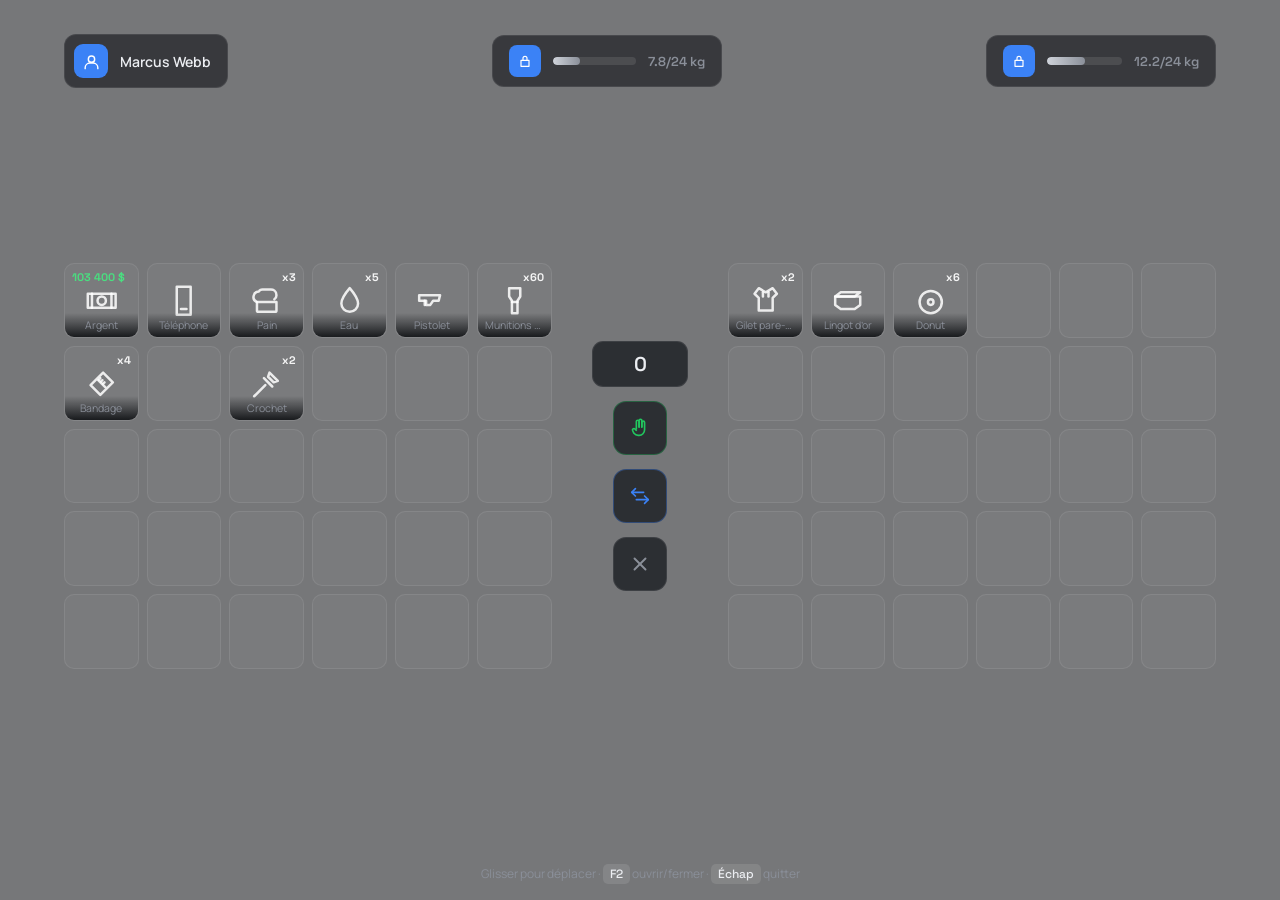
<file: resources/noxa_inventaire/html/index.html>
<!DOCTYPE html>
<html>
<head>
  <meta charset="utf-8">
  <title>NOXA · Inventaire</title>
  <style>
    * { margin: 0; padding: 0; box-sizing: border-box; }
    body { background: #0b0d10; display: flex; align-items: center; justify-content: center; min-height: 100vh; font-family: -apple-system, BlinkMacSystemFont, sans-serif; }
    #__bundler_loading { position: fixed; bottom: 20px; right: 20px; font: 13px/1.4 -apple-system, BlinkMacSystemFont, sans-serif; color: #666; background: #fff; padding: 8px 14px; border-radius: 8px; box-shadow: 0 1px 4px rgba(0,0,0,0.12); z-index: 10000; }
    #__bundler_thumbnail { position: fixed; inset: 0; width: 100%; height: 100%; display: flex; align-items: center; justify-content: center; background: #0b0d10; z-index: 9999; }
    #__bundler_thumbnail svg { width: 100%; height: 100%; object-fit: contain; }
    #__bundler_placeholder { color: #999; font-size: 14px; }
  </style>
  <noscript>
    <style>#__bundler_loading { display: none; }</style>
    <div style="position:fixed;bottom:12px;left:12px;font:13px/1.4 -apple-system,BlinkMacSystemFont,sans-serif;color:#999;background:rgba(255,255,255,0.9);padding:6px 12px;border-radius:6px;box-shadow:0 1px 4px rgba(0,0,0,0.08);z-index:10000;">
      This page requires JavaScript to display.
    </div>
  </noscript>
</head>
<body>
  <div id="__bundler_thumbnail">
  <svg viewBox="0 0 100 100" xmlns="http://www.w3.org/2000/svg">
    <rect width="100" height="100" fill="#0b0d10"></rect>
    <g fill="none" stroke="#f4f4f6" stroke-width="2.4">
      <rect x="14" y="30" width="30" height="40" rx="3"></rect><rect x="56" y="30" width="30" height="40" rx="3"></rect>
      <line x1="14" y1="43.3" x2="44" y2="43.3"></line><line x1="14" y1="56.6" x2="44" y2="56.6"></line><line x1="24" y1="30" x2="24" y2="70"></line><line x1="34" y1="30" x2="34" y2="70"></line>
    </g>
    <rect x="19" y="35" width="10" height="8" rx="1.5" fill="#4ade80"></rect>
  </svg>
</div>
  <div id="__bundler_loading">Unpacking...</div>

  <script>
    
document.addEventListener('DOMContentLoaded', async function() {
  const loading = document.getElementById('__bundler_loading');
  function setStatus(msg) { if (loading) loading.textContent = msg; }

  // Error sink persists across replaceWith since it's on window, not the DOM.
  window.addEventListener('error', function(e) {
    var p = document.body || document.documentElement;
    var d = document.getElementById('__bundler_err') || p.appendChild(document.createElement('div'));
    d.id = '__bundler_err';
    d.style.cssText = 'position:fixed;bottom:12px;left:12px;right:12px;font:12px/1.4 ui-monospace,monospace;background:#2a1215;color:#ff8a80;padding:10px 14px;border-radius:8px;border:1px solid #5c2b2e;z-index:99999;white-space:pre-wrap;max-height:40vh;overflow:auto';
    d.textContent = (d.textContent ? d.textContent + String.fromCharCode(10) : '') +
      '[bundle] ' + (e.message || e.type) +
      (e.filename ? ' (' + e.filename.slice(0, 60) + ':' + e.lineno + ')' : '');
  }, true);

  try {
    const manifestEl = document.querySelector('script[type="__bundler/manifest"]');
    const templateEl = document.querySelector('script[type="__bundler/template"]');
    if (!manifestEl || !templateEl) {
      setStatus('Error: missing bundle data');
      console.error('[bundler] Missing script tags — manifestEl:', !!manifestEl, 'templateEl:', !!templateEl);
      return;
    }

    const manifest = JSON.parse(manifestEl.textContent);
    let template = JSON.parse(templateEl.textContent);

    const uuids = Object.keys(manifest);
    setStatus('Unpacking ' + uuids.length + ' assets...');

    const blobUrls = {};
    await Promise.all(uuids.map(async (uuid) => {
      const entry = manifest[uuid];
      try {
        const binaryStr = atob(entry.data);
        const bytes = new Uint8Array(binaryStr.length);
        for (let i = 0; i < binaryStr.length; i++) bytes[i] = binaryStr.charCodeAt(i);

        let finalBytes = bytes;
        if (entry.compressed) {
          if (typeof DecompressionStream !== 'undefined') {
            const ds = new DecompressionStream('gzip');
            const writer = ds.writable.getWriter();
            const reader = ds.readable.getReader();
            writer.write(bytes);
            writer.close();
            const chunks = [];
            let totalLen = 0;
            while (true) {
              const { done, value } = await reader.read();
              if (done) break;
              chunks.push(value);
              totalLen += value.length;
            }
            finalBytes = new Uint8Array(totalLen);
            let offset = 0;
            for (const chunk of chunks) { finalBytes.set(chunk, offset); offset += chunk.length; }
          } else {
            console.warn('DecompressionStream not available, asset ' + uuid + ' may not render');
          }
        }

        blobUrls[uuid] = URL.createObjectURL(new Blob([finalBytes], { type: entry.mime }));
      } catch (err) {
        console.error('Failed to decode asset ' + uuid + ':', err);
        blobUrls[uuid] = URL.createObjectURL(new Blob([], { type: entry.mime }));
      }
    }));

    const extResEl = document.querySelector('script[type="__bundler/ext_resources"]');
    const extResources = extResEl ? JSON.parse(extResEl.textContent) : [];
    const resourceMap = {};
    for (const entry of extResources) {
      if (blobUrls[entry.uuid]) resourceMap[entry.id] = blobUrls[entry.uuid];
    }

    setStatus('Rendering...');
    for (const uuid of uuids) template = template.split(uuid).join(blobUrls[uuid]);

    // Strip integrity + crossorigin — blob URLs from a file:// document inherit
    // a null origin, so crossorigin forces a CORS fetch that SRI then rejects.
    // The manifest bytes are ours; SRI protects against CDN compromise, not this.
    template = template.replace(/\s+integrity="[^"]*"/gi, '').replace(/\s+crossorigin="[^"]*"/gi, '');

    const resourceScript = '<script>window.__resources = ' +
      JSON.stringify(resourceMap).split('</' + 'script>').join('<\\/' + 'script>') +
      ';</' + 'script>';
    // Inject after <head> so the DOCTYPE stays first; prepending the script
    // would push the parser into quirks mode. DOMParser always emits a <head>
    // (synthesizing one if the source HTML omitted it) but may carry
    // attributes through, so match the full opening tag. slice() rather than
    // replace() keeps us clear of $-pattern substitution in resourceScript.
    const headOpen = template.match(/<head[^>]*>/i);
    if (headOpen) {
      const i = headOpen.index + headOpen[0].length;
      template = template.slice(0, i) + resourceScript + template.slice(i);
    }

    // Parse the template and swap the root element. Scripts inserted via
    // DOMParser/replaceWith are inert per spec — re-create each with
    // createElement so they execute, awaiting onload for src scripts to
    // preserve ordering (React before ReactDOM before Babel before text/babel).
    const doc = new DOMParser().parseFromString(template, 'text/html');
    document.documentElement.replaceWith(doc.documentElement);
    const dead = Array.from(document.scripts);
    for (const old of dead) {
      const s = document.createElement('script');
      for (const a of old.attributes) s.setAttribute(a.name, a.value);
      s.textContent = old.textContent;
      // text/babel scripts with a src: fetch and inline. transformScriptTags
      // does XHR against the src, but blob:null/ from a file:// origin is
      // silently dropped. Inlining makes it a plain inline babel script,
      // which transformScriptTags handles unconditionally.
      if ((s.type === 'text/babel' || s.type === 'text/jsx') && s.src) {
        const r = await fetch(s.src);
        s.textContent = await r.text();
        s.removeAttribute('src');
      }
      const p = s.src ? new Promise(function(r) { s.onload = s.onerror = r; }) : null;
      old.replaceWith(s);
      if (p) await p;
    }
    // Babel standalone auto-transforms type=text/babel on DOMContentLoaded,
    // which fired before we swapped the document. Trigger manually if present.
    if (window.Babel && typeof window.Babel.transformScriptTags === 'function') {
      window.Babel.transformScriptTags();
    }
  } catch (err) {
    setStatus('Error unpacking: ' + err.message);
    console.error('Bundle unpack error:', err);
  }
});

  </script>

  <script type="__bundler/manifest">
{"2b626170-2350-4949-ac9c-10fe0f6af3d8":{"mime":"font/woff2","compressed":false,"data":"[base64]/Rf1BfxRqZVQnrxRVWSJb6RLFnyu0elilmjeoSQCKnxsmwLaddUMjnksriSYuuPl06EAl7KfAiWQjCUETz0zNZ3EII94CDQtzkMfZ/[base64]/NWPMj6T2/Yas2EdlON5GkfdkeFwVGjta825H89NIenlLWAPAp5h1KDtRhCaAQWMsFKtEvOKpIhgLHlXPARokkgEGEOAkqxJRQpKYq4ezahIiLHP6hZpqMbV0pUF2vdvEimLEQ/iIUYLgYWs0VXGVlLTOPdaPmFfCC/XrtzqVo1ez7vz6+Kd2+7o11ZJ+4MreLbB5BKVGxobAq4jZYalZ5aX2CKJiwUuc9GNJyi4M8bGyKcdjSRrG4JohdF8buJfmQefbYYREnMFsOoiNliFDVxmRgL0XUmUMLqzW0A4gCQAhWGYCQpFNukwXhIkPMsbRI19ewtw8Cp2Wj/Ro5cM2OTAbJAvZ/L4opBXb9+UHscYuOKM/W8isgwN26Exexjizmfnlp9dE3hOSqdZ/F5QqbckIlPb+oKfXxd6hftJ7Sm/uyPYpONza84CRlMNk/uhOrLpyf53982++zRkXNu3g3VF8qFbx1+7fbHZ9DrB3VXWNSmhnT2vrwS1+1Z+kHGBaZIhnnvuLBTNDeA340D1DWu5/jEa9pVfl6+Jij+yo3EELNixXCLjr173Q5eDP7Y7/L4iQFHbjpaJLFoP4cCsYP6sAPL7gMHNg53yYjqxqTDrYqLDl5DzW/eTLjYxCvucprjI3yl2ykKowKUC2Ox2FJLFo6Fa1HBWLC2jMCIIBEmklkYhmkpmBhTm/LCvJAH5oGcMKcgFEP1xUdho8ANPa6RFD99/PN60fjj9eXy2Eex4B5MpmRapXidzFk1p4uLk3+hn6jAP9ovJcXPPwk8o/0ltizbdbnTprvx4PSxT0VZ3Xc772aN7RflgbXRYwc3hLNO+k878nxGwfuVM8m8Gs7WEoVGWLHwSpx4vNSHBCMNqJ4m15Kp/TfHHVkQd++eY7PGN4W5byTs+6Ft8Ozvb/D60btv37de8ER0mS3P/0sLW84qGjEVkwztPzz06eGUWwKLwPb0D/WFd3vltl2aP276KpM0JNz6AfnAnZ5ADlF2zVyZ2OkxHSMxWPMnSZLbbDR3F1UjPVqp4d68da13F1YZujdWw7271iecO2l9+/4p47Oztjck355/75wFOI+VdGDqbNGs+ISgxg3iB2jb2r+b0CWsNLHIM4sdv8SDSFBP/Oromz6FNCWw2iMTxV0R8QLyBTkpe0j5+pSSJOOTB5Mck/gh3IopuNQnhKj02t3FL80gGbEh89SZcwTxcYt5cZT/nMnB3uXfPy8BSpVMBuRx+ZhACGzDBmwHsJRAjhotOnzuj2wDz3ug2wOUAY2NgZln9/TK/enG/oE4rO1wxvGUFMAxsZ0qNjRC7hl9d17e7imbgDt6uJXhUobDg7v3RX/[base64]/L6G/[base64]/DQfsKKvxhScqaN6FuElAUtTKv2UYgOmQegsN/n7njHUju8wM4VTcm+Q8xfX9SFwjTzdVqu95UOWSIGOabH8OGBEba//8Yxl3GcPdP/dMBOoSX/0z5SZmBoLbaPs+9asaMpb36yknKaw6FqWZa6A5vDa02mhkOba1q6KtLV208xrkwmW5C4VD6n2fvRjADy2qDYYnNy+H10Fq0LMbNzS863gkO7iQ8eC48/Ny5m59tOcEso3u7Qg3yrqDL6eKXwJAuWnhylfbWrRObe66rzX59+XDtzusnL66dI/86ArmtLlzED860Ef3bFPV78OX/zFTA11fcBn2Vntb7qiGBSgLBHyuv/uEaqqoTgSpOyjlzh86me1Vriv7i9rLPLvtghWmSnblRbAsBJL/4dScSQTBxOivHMO5QvBBY0iheJvfwWLxLOGzYKZyM4zVc2Cll46zEpeUV4MqGEWZj22SdOxhGAjgs9AEnfT+RoiMfcDb0GS5NncKVxju4Nt/[base64]/TknRvNwYlCdbblWu3ze6owHdWluhE5tgQ6ej2SV65CijijoaRfSiH4Nqz1OpfEW+WeI/oU0ly60zkV9YzOQSYtZVEGYmrysTZAJkY4qZtIBD9/LYTIK7Nww3vMiYBwA="},"1a07de9d-0991-4bef-a9b3-c1a5919b60f9":{"mime":"font/woff2","compressed":false,"data":"d09GMgABAAAAADikABMAAAAAfJgAADg2AAEAAAAAAAAAAAAAAAAAAAAAAAAAAAAAGjsboGgcgW4/SFZBUoZvBmA/U1RBVIECAII0L2oRCArZJMg/C4JMADDRfgE2AiQDhRQEIAWHJgeMGwwHG5pxNeLtewLoDsB5U7pCjkQIGwehGVDQZP//GUnHGLJVAzA1s9/EJAk9ApTmGNV098Ke3QLGLIs56gmsIUhrA1ez+ZIJAme1RZzfF3ivu22ZDm4JRURDp+a7QTKJRPrRMNEt4nKxwOZkqQr0CFzQxB59Dg/8RpkEMrES3M2xMmIIW5C//TzwS/rJkmhd6I3OnLp4WsI6Y9IRkszy8N/cV/elXuWnIT3AoAkloAc+foREULNAxqxaJciYlrNdP8/nZn/uey/ZCSQ8MUYMYSmNYYsaEWNkXh4BKeJOHXT/FreNj5FSiskjUsqnftrhV0apw6d8PuNQhm64MTZFXDaGKkPjMoopsqYYA0KE8OL/N9c7LwNJ3h1ISspVstAfENsBk7VZpyscHr8QAMP0Ol54ZBgBD48/9b1PBsAAO4ojB2TgRxaSiWRbyLaVj1D8CFsnxA1w6+nGU0+njh/g+f/9vu0jz2TGG6WRRzRUWjrn/ZFGyCwiiyRaKVFT427LOQkSoEegYvLcQMA5U6HuPLcDeQR51gReXItl/n9Tf/Yprl/iTM2ClDgJt0SMNuLE9DDGqBubP7OJfb7T/x1rG/gOPIlqSKYTxLslT9S7UFCJJ/o6Kn/bHabD89v8P6ROQTAxYDOY06X2NQs3RDjG0AYDExXFxCoeYOVQWTkX5VpXzlX43Nv0bf7NRfv2fZESAOe6BdI8GqxQZvmVKIMbc6B5QAnc1NESDBLlyLX/ZLsHP4xCCAf/0M4XW1fd1P8G5IkO/nWz9LdsHAG7TDgHO4S1PILY4R+0BgBH0P9vzt52LggZ/Sg5atcp4ax1bEMKVfXmvce8eTwQDEheYEBi0eocIa2OR4j//yjsEYOUfwpJDnkEK382y+KHHLsUKodchdOH1K87u+j+dp2di8qlwdLN7tNNYHAIt5N4TwiGXFAEhVBYCMJPCD/4XieL339zteZkpVrGeiQkV0UlQk05rMR4jy9j6fMSwNldYalNnUXN0PnP42/Y7H3kcNupO+ZnuulFbYpIEJ+IhBCSYNR/[base64]/+WE6TPxmPs6tzNxq8sxmUTeVLnqrD7QjFpSDeeiwWe8rB6LW9yaAt5kdme4aGgY3uxBWx3RbTzdh4jvynhAFtO/sLxdaOPqLGJj6ELDk+21S/x9tWbhCiMbWggg/IV99QmMULut7TzjHW7+4p3J6OxQ2GXHXa/hNwuHPOaToxMftQtOa2sfbe2y7bZzPVbGY3V9a9gaaShnsP86xu2heeS+Od4uxeSxUGZhbdjrjatVL8bfZXdIV3gYfzELPLHHjdZjHTr/Ci7HcxtRaxaIZPiwN15+ktQYunzqecOYGtqyaINx9zTS17WZ/efebt6SDqLUw2jqY7EOsDuHeLyj/P6LVjcv2d6+bjd4w3H4jmhxQrm84Oyx1BNz9eyte/3Zv/Ue3/lPwGOgKVAbaA7UBIRAXaAh0BioD2giEHwYL9617LVWy7uTWCuN85YtAc2z3qa1mqK1qzRjg/eTqCPQzltc5+jza9Ubhp6uHoLGArqcdWe9Dwg61BHUGSQY0ayZwIQ6XCrvmQGCBq4UetWp1ws6desiqFEjTzTxBTo2RA2VGQZDBYTAu3XjvO5fY1CbJpTUMi/Src2TukGTO6hdk0YXtRiQLMUwutp2Gm8NaESHhKHdatQBElFfIOggQHDgNYD5Yj1aKQldmwJJegfhuRuaYcJMPxBw9Da9+uRBSwt0ChNBIeRJ2/EtBueMa9Cr6axj9Fwe3Ctf7rzlEBCqILchBqL55GGM3qdAu3wn3Rq5epWXVSMNvQGB1bX1F5d124/T+XK93T0OXvyTxQ/7FXzHBL0pW9t7waPjk1A4Gk9miqVy5ew5RcSwQkEgNjeb0Diask7e8inG/0tAgxrUog71aEAjmtCMFrSiDe3oQCe60I0e9KIP/[base64]/K4UYR2yerjCrl2ym7ELCF85ZP1/AIasLnsz+gsgk2oNsBkBqHNfsWA5HoD1sOMPQjkBgDlQiJaIttJGCIBAboH3Oiz2Q0E5XuI9IlbfSsR88gxOd3sil93KK5uHAVGUB3AUOoE2L3nQ4mcthgBQMarxc2C5NiNTnym5LT/fwpofRinE7IzKJWnKisXP5AtLs0P+JILvHvjuAP+9BcH6jr8YOAM8VQtwQLz3zbVCplVWWyPDcmsttMAfpHlHtHepxYiVQGue+XQoRiloJqnSvWeZldbJstGm3jb4H0sEccwF0QPOYx8rYl7cXTuf2uEDZbZiWNmcVOIEi0/ss0eej2hsgwAshgECEg+E1sI2wSU159IAhOis4EcHrJQVgiggzwphJLBOVoiigjwrxNGDfGkExERGOCTZIL8WAdDDn8XIAP4Fs0qw7LSAiAJxZHAWeAFIYM9OnNKAKbUKF62hlcBXVBnv1MvF/SKDScAMzMZrVhFpBJh0RQjXMB6qUkKKoAJsc0IqYRo0IiCvFqhCFL0CmGWRqghitcq7Qi8GAh9ZYwmTEnzjKpcSeXqtGgNGRvlUB4oodH9ppqhuAKBmNVKVjx4GtOc+SgFBvWwGo2LLgctQ+wb/U4pU0xYKKUkWWufGhA4TutjFStw0QS6jiMANUojJFFYI3MIG/[base64]/0Q5weu4wkoxfSLJap6bCEhPLlF83opGcWyooCGm2Tj6K+fpxcii6e3widcX+HyGheXfHVxOIqEhJZ4Ta5+jFDeRAO2LpFi+VHjplbH7uL70++HJnrUpDp+hD/tIZmfKopT6TsVKhvRG+xAFvoQE069jOZpfJpHxzHpUce4hDawOxHUPg+bDwthAJB0nr6GUHIi6RnNEoBWFMjSD6muwECdx6zYotkgp0LzdBqAZByNEj/x8so/VNmf7KojXqQGtJNbiOgPdc1orUGE7dTvh/BiIylWoQeKbU2fdsk3roWYQjbVtS7B8ZZGzn+h8xwhi9zPcnkfZsU01JIYDaUi6wOAwFyjOe+bnJ4XPTs53V/NSFwQO8A++Mq5nDjKcUpS0klE8k3yKtcawbRV+eFx25nLs4hOqJjeiO2+9TOvl4Io3cXapep//sBrQJm4hfWLK7PMyNWJkdC0InvPb5HU12naFUtKZJ9SPAvVBUNFXi12tnzPxEehg/4cNs1QW/Mzkb9ivAt/W3d2yW1n0cJNBmbrkoFmZ2JrmmGIpZdlOFrVC/Mh87uFpF00m8bqbzMgDSUlKttEu2l9SiV6UwbeZ4FQKALguhDT4s1z8pY8l8Nvu7IYyZRs/zI5ji8sVC8600vDwWux0L1pDVd6pPDOh3ocUJF4rRn6FBn/VjyCwuJJUfigfPkf9NxMbnUBB3GkvntFsmLpQV0dwnA5rhxhVRqVd+CMZk3AnY1wEmupUrpjifYf+rG1HLp1iHy9eq/t6JjOQZrtO7UZ0kHYqiHt1w87IeRlnHad1SoV0X5JmG6O/EvpvmpKHxW3Wurr2W9QW7pG2qUBJK30X6HWOaJq2btwyTPt1123Wb9jdFI6lHQSpI+1TS6FjrQF4Y1/kVe5RiQbBpJvEmmkLh5q66KLSy2w/VIgJX1+QkM9HIJifRFSdML0yroaG1lpdj8uhHAduYUpXSE4Wos9LI9ajNbD6RGxj71Af251xpO8k3Q6SEXPuEsRUS2bHKuCrKLSV9nX83z1xtWWemFNZ2RhLPEoZ4NrN/NHtXzYDn5dMR4t/6ca3+hrCUIkZan2QDRYpGthQg0jj+CQ4rrgGwrXJ27J8rgbm8iozrrlXG9ac0lsu/8y0/covyXeYw1H5dSiMVyhLVtstmb0LYgsduvMeyoLbn1Ie17dc7Ghm43r1Le9KzbtoT5dqK2w1ogP0pf6AE9ScYsKhYc/nEaj/W0nqvcWEu6uj0vdOU6unaNDpeN83XvmlHN7Khv/OTVrPMyetuKWCQThhK1GXGGGvxq+gk47SbG34aacf5kSKbRyvBxYjGuA1CDjUvOoMRIiXwv6yHbH/UO+PxFf+rAaprBDjnwcxn4yGibte/Aguz+YDrYTO/[base64]/5176voDE2vj46N5OLneV3RHesCusll083lZxH/xMe7p+Wh6+uMjI5vT0H3u84/Mo3R1T+FdPL60eLNuKulpsyrb8MX7uKf71jksuaqAmUVReCKlsFVSxqRBYvIUJxOiXfTDdB7/EPDrcl/6EqzBQZrJ2AD1LRbHwJbRg3yq+uFxSTGpmemgVEboG3I5SgU+1m2XAiHo28w/odUbF60S17uCoIuSt5tjsUdGVozbmKyJtzcrK48pZlgGuG9+4QoA7B+cssPPx7J/nzHWa0QAcIXyTCFOJjzj//THOc879Nl625dq1j7b+dvCc9kSOrY7+CVUaqbeIfSorS5GhaQ5jJ/WnvDuntF8XsElCnossPJwQIboniV5pTwEBrf19fO9hoyIOybLj30OnJRfC0hRJIY5JbPfdFtZpmbsMhD5BHHOeS07R+JPE1h9epskuaks4JGK6ePhSVFHe+K6EWnZkbGo9csV6Nzd7c0ZYYA0vLqCrVnAGAXSAyyRDESTDFuj9+ezL9Zwz1eeq+QHhbzF/puNaB5ihSfZGhcthAru8PmgnKU5nnnpad+YJMdV5/mKTqti0PIZi0fVi4FD3bIlF2lPNPCcV0ypvc9/awTin8AQnZ1grR1xFPe5/nvzAmKOnmWYfGMdwsBeUBgEP2sgzeS5AN6AnhGvPCGX3R5lNeZjZ1rTzeaVNx0ujnqPk6IVbglnxmWwbQbiFb/VCPfCg9S02i9eOJYrWFhX9AwutonUXuVTc+/veS5efsO/eaWWXG25VuBUGbPJp/qUrwgwKITCv++xUBzB2o8aO/4I3/cv8aktLug03xNYx51osv200y2deqaf+nvmPLSYmllSTcfACW/qy72F3Jnp0jwB1u7ut5367AKhG0tGzPTJO5XhlxGLrD5HPx8sk1Qck4c9bWiMWD1SCY3AJUpePuYu2H4jJqXGEvBb/CPGmgahdqHMlr27uFrObtmVEhlRsVCbuLAK4GiYbzwQaHNMqWIULMEUgAnRfRvp7xQfGAZwSAhzZIiyp1VADFljVVv/ULjRRk9ibNJsoEtTUQfYSQP2NQ/0i7xqX6OZiBrYo9uj+xKy+G9MHUF8iEgHCXMTHbkc9k/aPlUkGDilCNqTHjapiM2P27EweqUS9A00YSRO3SuBBUy605aEOjBesLWqGRhYUwrX9oTywKB/m3J2VPPv5FvdO84myqGeyxbsisIEmn+1JR4+oBOB+e0/b7W4Bas9oJvphd+oVwJUz2fgbJfoVB05fqoX9fH/sIRkvi3z+A6Tx3676Jmd+6aU2RJCMeTfEio6Jiiw3e0a3R/[base64]/uIx4hz7Ds+t2k1q010BqY5EAl8n3hyvp7no/yR/HcHUEjA6e2KgpNrvkWg+s3/aXbh1La4i11bv0reKoSHz0GDwmNtSjW4PozLcV6D7f/sEimuIep0pKhREWlJ3Cwgnf/PKTrKTeLCGv/LBDNiYE/UpvHcR5MwBrRO3oWI3i+lBf2wWZd1WUmbf81+PHdw/[base64]/F+/T0DDvo6EJ1Uku5H4R/Tg8tErhbExyNN/yiKeQltqw61WVYTMt1aeczxD4hJPOI6pClVUOci+bkwifCLitexg2N7wbpt80pn7pbYL8IvvjGUUjrtmKJ2ybDQXbx8ZulrdSWawBKHDV3rkKpJ8hlQHmBcF0SeHSaopd+X37wLcVcn3V3UQNeUXadvNu9cMPc1z5cECeguoCVMkJzYIsgqG6/04faPPms20c7CPsUjvL5MLjz8uwjp+jiNYz+kuPsGOo78NVRvhJKqSi8xx+DE1h8BZiqlDTaMqc/TSHYiYbv/9nLuyl9f2Ze/6+mYxDcZg2mJtGV6EWYhi8nSn2P6LzqJCKn6wy+j58DPUIrb9kPRNFdPwcjP30ePaFdhZ2CftIwbGYBVAzIRW6cS7uYdjOetWfv1qx/bFXVbrmKB6H+3ijIeMcnNvnply/aq5onPMlyOS+GhZ9XKioofzsaMi7fYmNjx4fl3NEhzNF592+AQZV4/q18NyxjFfquQfEBlDj8q3wPM0GXKG35b/yDfvf9Z+s7wfVCX0dJEXJd64MctQPOTtF/i46bfGC/5MxXLeZUkiFvrc9st+kdP+qQXQPCNaekiooOVmQ8LOyP+HapTiZ8mG5lVTHH9/uvwiW7Fll2cEYrOErTVO9o8/7uh5nSXtjyQVmKUr6n6ItreupRKT5JIJ81fjgS4OdCQ2+1vuGtx4yUurc1QwL7tU9QOvblhxpH7uo2evBfyZs6pivK1gZHS36+j+mk3Pj3pu7j/7lvnz5n+5HD+57gBQZ1ufj/k6Wpw8m2lO5164Y1PcK9tkVBwszGlgGA1yMhZyj0A/GnWaQ/TN8IwW5MevyvSlCmE/xwx/w1nMXePj78OeOcLEECKTIQ1i+DEJXPwfmJse/IFqOlDNfvc5jyTf/BE6hsViHTbmmrat+W7Ycis9ovLsgpUGxjIkkzJJnDQ8T1lskgS0pVvkBrFYfGJfY6n0zeWnCXzChQuqCoV791jk+obMJ6NIOfuzxa9x5+3ETz5TVtRysKQhySqyyzVGyhyVtGUm5YzmirMkoJMjHmRE/F9uUrgzhNsWlpddHmp5h4fjR2ySeiUmKCRZwoyMIVFn5qZirQwfmqovBbReCa3maLDonXLtgerJOldok9WlJRNlpQLfJjwW+vATVrNtzs8MbyalGXw22aF6ZROAyQb1O97v+E8rEfWKAdWQMDUiRSJNrD1/U9Y2M0AgjjFWfsPm276e+w5V8wy0PGSTLwL58qj0NULYMIrHo91XPYHD0Lie/MjFkiBMPaM7MnCXiSqYYC7JmdSUDxFpNnHjOE5y1i9uJBze2CaOvt7dHX2vLOWihIrAIAxpRJS/U6y5qoOZlCRInXA9s5Y0+kG1o6FOLRTG0XsAXVhhOhF7V/qaeSNXmBgQiwO+yUnnscJEueTEGpK/wkzbf67ujlRP++zRo+cAqIL1aqeP8tRrCXAEyQEciJ+k2oRj9IM0Sv5DK1CZpT6xuLxu7w5ljap2GCVEmxwuzYnlsUlAExtoUTAKLZSl8tT2V73wPhDeTfPS/Ob1Llm1fbf+esC2lazW92qD/c1U6+Z4Wgdrvq1Hqs6syTfZDe4zeMx7GmAUslu+f43nbAt7yjnhMSUjw9h0xYYLYZDbpZgKasrw8LJPqk5FSpgG1TX17HEfo0S6hDSy0iNaORvLWfiIGhi867tuVmVGNUyfopHlr9vVUFv2T1jmE/KqrkK3ASRVN3/ilKW8JrZvdm7paciHv2JkLM7Mt/ygbGvhJmrd2OCZaW1ABvY1dO459Y6V/KVewvm++XvQFPzDnmkUe44fFX+aZ7tHFCfLvt0weakE+xnlwU7T44g7nztSTf98u3hWBtEm6DWvdRoHeQFt9tWyAa3iHi6FLAR3ZGfIyfdfLvHWmz02pGZh7riH2tlz/[base64]/ZPHmX3W7Zu6PBwYblkTFR2KG2JjXgTJpOF7LzDo/zqeGdXAmjOFjg9GxtAY+wFY0H38AMM6zE30m+gOvdgBhv8Ru8uPeyZYJNawDuHqX5vSfz0VDZRwaRXW/DvH+MYQehHUu8bh/[base64]/KsacPLK+nX/IB2A3yTJy4IOePxXc2R3V581U9PFH9NTRnTa9X6bIy1EFG6Zocu0QivpLt5RA95FZVk2rc5tfQHoO4POGD1tvdW7h7O1OZvbo5S3uuJ1ukZtM6yWPrTPlCnFpgHnCrakqXtkySoZU+RlzbW35gqlRXKx4RlYpLTPbCBbScX7BQCvpMfhsoI0ew7oFOE/gH6LbE8jL4enllr6pMK80gmKgptEFl/5tAAAIQQGz3f4DYAbDaIjtUaffIcX4gHpKiKLRCOCU8Ekh0FY1hyzR7Ndc1HDaIz8bX1Njxf+G9BE6EENtqKeIfxBhHx9led7dOzfkT5x7nIecFZ4LL4+q5xvr19Wfq5VwH93eejBfL0/[base64]/eubnP3x902WbnsT7LbwYLgdT2ber4KrgtuLC7O9uAOCkRAHSwBCMLn/I1euzMLEd4pcW0NiD5tRs9C7rSWnO33d7zg8PU7Y5boAyLvdzo23OncuBKEnSsdMu4L3O68y4ZlRqWi8fB+UusHUsyBY2PihSsdOyVRdy77Nikekwg8Qy7K1Ts2et5hKhcz2K36piiElu6yVwT7n/wKIwJCo5i4+EXQhhXrFQasbyd61t5xs88zxg3UaoKtKYQLo2HaJQ901JK0Mvvy87ZyWh+IVw2E3TCqWzCLEc5aoNOu2Pro3ag+qOKilHIq8XU5+tHztZu792BzSfh8QBAMLlU46yXkBv4QZn0kP/ayjRf7XtlkSoZtDRdh68otsISGYwm0isFgoQzY7d9SMAlckllqEAIKVdjROJ1lPpn7JAjnxtU/[base64]/8C483Gg9+AiE7CHM+lgkqp0juaStdIQjBgogURV9tGC2L2x3/DIxmGbaYDZo3zwQ7Y1mjMii9kVVeTLE9/pF180LjQ2kBnbO7PNOsV3n08zgx6e+QO71Dxiag9P60CCS5i1tFB5nDT1p54a/R6QuabMCU2SFCavW9iJlEZVfbHGEZRmQ8pyXpHgGueWbNnIKMsCiIjvmXwKKJ624bNHamAoOszjfeJt6+fcfzp4+U/250VPKjb7zO+bfPozwPb5gsnQSTgfnI9c9PXfJtBFwmZd0c7h+G3ZpAagIN+tPtMDU3DHqy4Dre53+UtsCQMgQRvFBdv2NppL3VMrTXZEPQVGZFui0Urjyl+7W93QpyemCenyIwZ+03qijzB5kT/XpTtUBCRLjqQ8RoTNiKMOdl29/aCz9Rcu9XGr7vKqqlbLkRVLaqoKRLObt1gPsLMWIK/ZOSJTh0fOSQ/9Bu7W4XN3WQYwxRIRSSLiteEvZBVgBA1s/aIzX/bnuu6//fK6+9tvfZOHrRTC7Q3hlqyYyYBqmpbfj/5g8+OjrlHZLweFM56+sM2sDL5zbcfeyvyS4PPj9LYM66lKtErEpGrtVC9v2KV8GNG9Hr62DOz/T9ExGPCNel+L3SK+8rpwUrzKVRZHmmJ6tL107l6UuaWMeD6SVBAeuRb0Mx9V17x7ZSRsiy8TD9tX0vWxzl+QSuHuR/T7YnnD1b18Fvq/CZ73SmO2JJNAxR58fFRoVa+Q9pQfb9D1/baivt9u3S9ntDZdOGaqSMsEztPqllBw8luLTr/fZc/vnri2phA9kjfj0IMdLPDBwks5BA+/FI3v+QVk1T52VshIFVbVtLobwb5bAGc60j51mwai4vLYfucU+LKc9GBqKDja+IFLsvUaGqKic4M/lbL+cuSQpXyFFGTy8HUntHKtoeUorArQXhcwXnSm4SOLnFSCpcmRN/gql12ZZ9C82FuahbOvtjhjs4+P+6vm+9r6sGB1KPIVfcMv/Pw3OBxFlEzMmd6S7hG5RBpZQYWFyGOW97ea0mHpauwy+RPJwK96kPFhVDNS0sJA+QhahP/TKFxAo3ZR8LBHIUxzQPGMlCwp6Lxi1YqW8vCyNkwjZOpH6cKMcIXdA4vo7n8s1bLUh/6Chx0AHUZKIvNpx1sqgqE8LGK+stGjTZpHZxQTrE8MLR7HRAi9bUldMM3pUjd3tmciJf9995uYQu4M3Zt9eYXKi1rvy7fImt26eUSqfp0tcE5Hnuad1w3U5Q7ocBa972WshF9tw/55mGc7QxiIEA1C7Zn6RwD7IsQ72vQjjNsDv2DM9iFCKhyoyWrt8b6dO0XAdvXz08hn0+3FAsuhDGUcWt4KFNrx2gp1mfdMMgRMs6y/WQ4lW+hKzju0ofQHxkH03JSCDoriF8tzZJJA9zNG9LBWP6nanl0Nk82dEaBIWJIW73vhw/L4V2MLshwI0e80qxe8BPWBnK8WNjIyeXGHDqv6pX39qafr+eqdzgiEQ6+3+X9ogEeIt8vg1Oaaep52rnsGqBmYJd19rvOpkUhCgrOVgt2Kor7tit0skKvnTp1ZJ0Q9Jtdersu88HLHCslQIa/p8pFh7fGmO5tlMhReMY6T/SSaYfwchd1gKURMrD0QceuC1l9WsAZfbUZgfKEM2BLPzbgN9Ay4KRpOTfUaSyIICSQvi861G/[base64]/JJWhJr8+EH07N8epRrVPzlwqxDCSvcTi9YMgzlo0e25AeFrwjrKYz2bP0DjjnzQUB23twAiAtF/iMtXV1GAECai6IwEeW8QMmOkeJ1wOk0/W/CzBS/cAJUsdS3VXzHuniNvCgxnB6JrV2bFI+AJTtOwiGP1KHd1PHhDOlyZChSNPuhUjWSsiLHESN0/ytc+NC+KzPIbiDtacW5XLagxECQcGFj2t98/e2Npsa/nWfH+navIH4ZIs6igWcUOCvfAU2/6iFkMC5Sy3lzBBa1+ukJa1PQk1cej+RJ8EPaoa+BiAupN9sLbjFNdE21ZqAzq66B99bhXFKi3rhgTDzXQnEnrV1iLp7vostyyOTGDQrB+W26AiBoySTHk2Rwn1TsPdWiw2Zb7iP5r4BSZm4RaYro45wacFqvFzgY193k6e/r7x0eG/eMbN588CYVgB4DAAV4VXgoD8HmIgUtFEaUtlm3+EMRO5c+x7+Puejh8z74MvKW8CzXIqunM4br/[base64]/+cKv9af/EsGAyDpvHozl3W1btzDfuFvyLly/fEJv7T4esAvmKYiUREqGDLYNNNJqbFkF3AMJJa35y0dmShi4OtDSD6QvNf4t7oKn0cuAICqYU28rDAqAXQABv0O3xTI5uzaMPrRB6FwHZJF0UtQOwemjpROCByBEfUtPCssbTXdIyrSchAwgEimIuGlDbc2KzibAzpRrVsdFO0UbVIxfn/YJCkYwomwz1mWdjwwKJ4rTho0yYENpu/Th255vGb5rgdXIQnkFTq0nSyO/8Lua8hUIoGLJ9Fc8dKU9RKOaCyO/zvkQ64bkwydocz8gjc1/Mpk5IC2IYq1IJj3uczxshJP3GQhze+ILzJEj8GcM2HYhV7ujo1f/Kr5KXtUACCJAmXsQyBOtypOTlRH6d98SSMdeIV7TZrpGH5g+7QRFPBl8f+Nb7YpTEHas9kHJbGSZ9I/92POybmgwaVhi/PCCkEvFyI0ZieMDA8BHG6QXBe+JOo1mCabiEj4Ox1YZYP2M44fqadi3whC0BiHq9ML0UjN6cG/XDV70jowR4Xa6aKRNfN7nO/J7R/u+FGtoyCXJmrjJaIOr4PyUbJJLkUyhQhemWyYsxSqBLYnTEG5FUiMpckbEtUP/e2Lh+1mYZRu7LmrtdBM4g//5ES+BGTFfrHbtid6QL8LalxEhihRxOFET6fpEeRYYrrRBCYGVvcLczg6VhtukGwxzZLIgKsQoGvvu05IuQqDpX560Tqmy+qcNRzvRLNDJGLtMs0S/OOMjR9XtgmdUrBq79vanxp5cK/UYDBAnKqaSKDKRu5HYbvnXno7eMdKD7OYyLmYVh2KyYcOj/NwJ95ixyX9UHwx9Mns4rZj2N5DAMWiUhJ2x1SLBT849/UIBB7XXxTAOjYolabRZpTlVrt4QuIU6bqYLiKc44Wmfei0vQgbnkNzTU1lzqevHaVwo7H/n0qos5k5kuNtHr8wj1eEdaG0laU08jzxbjM3R7uYUSeyYDCwb14MX0fVFGPururKeDVtIg4H5hNCjWcyk7OMbgr8dHvVa6hyxh1SV9l0zmcZCtxz3ZHaixBa+mUTTiE/JLgWHkrh9fwpdzvEYmt/Q08eKBU2cw6oIPO8rKM3a5TltGcGXlvUkbk+70SFoK3nXin7p2QvM5PQ5XKEjO9BtWOhw2Y448JHbFun8rWj5XIXETLAasW2NXFuOSmDmRv/zJY/LyEt/Jlak7R3qcpdYgFvjDLS23XFx2aMA97p0C07/HhtokOe/Ip/flAT1sftrn87M+IwF6eaX/V0WrH4JVjSRTBHZOZ6ssuzGCHpmD1i1qaJUXlxqWG6Sd4nsmh2mKgh8jIri+W79Z/bHzFtOSUxtHz5R74OdzlLnW8yYgqI3H7Lnvgt/6/KHY76/Gp7hCIRm5UB4qIrjWOQVkc14tm657L168ag+O5AYLoffn6fKTzO4rhmgeTFP6YcOW/K58DlElsp5w9T13POhI6bNyCAjp6ekel5C+unEjZxfNKuAALBQFBZEWVFRVQHARIMDJbkNP1foYnthqfWs5TuKYUEfxsHYYCnJ1kcuj7hOudjhWD24TdTYNKlVDOba3isBx/iGlQopGSUpKp512liEM2ZAYnCjZwXPDKBV6phXBQCsMtMGHhA+IobB0O873uAqfU3DzylKhHmv/iEokzSW0EbC/WycvKuJ/pwU+HzkuHltSlc3lpNmUfmm14i/vzD9yYIbxoP4dVyuk5F7uB2dTXEu+mxkDsmIxNjkkEg3JCXG4SuyP7J2oDJYGXVwUhYUmBk4y4ItrssM2CDE93f5xwXbdEFMANR8vpCPgF84nBeRUth0Anfvb+xk2aGhxuSgUE5TBUaJCAoW+bceZI1C8g9luGMHmr+8ZuczYJNKwLXFsLz/4XR85sMDh87jIZ779+Ecaeiw48BMhjs9ytWAuTFBQyIAp9HhCifRP4/QLUw5T077Xxarx1f8ucKE+uybbZQ8e0O0jSwcFdukCAzXGql6tJun/fofjv9q2on8ri+R3Spiruy7m+eGs8F8KdOnBQueCcbqOU8q1P6gtlsa64HR38Z0eQGW1zjCqEfApdqBAj+x2U6FV8O+l7frmw5saU8vmCQVucoAsZGOyZJLBJy96BqB4igrcr6K5r7cmPFJmCW6d1wgg6tU1tRLhvO/fcwgKPC0kQSC/GObzjYyofB3gNyDAn+sqefY2RT3Dlg3lSTeuoohSUzVCihV22dbZmesyeK2ts9uvPBkbeetj/cw1AlmunJLuiHbWr1eOOkL43bd2KXP7wS/37nRaBZ0ve3tm7wq7tuebJ/TvZE2wpQcdDv05jWfkzQ1j8F/qXf8+xtIJAdkGl8HthlJ7x0fY+ihpX+b4grNdtFprxiQXnCU09mDARR5xRIFPzWMWo5f3p1aQQ0JZxFZ7x+Mp8mOOvQt73SGZwSBVZnBGZwiacCvNsOWd18RGBRRLisIilXxo/G2fs4fKdsRXKCOtRhpplGy/ERQZRXgpLsoabVdYVkUax4LDW3JeL2X8lok7KrOlQVF8OTCKfUwNOpim+Qmb9oqPStKZEpVRJXZD1iLyvLiKso+gryFLJC/Za5IwEJG8RRj4vn0Lzk+gqUQ2LOLyuRzkuy1oWojIhPlpTgudsjmZ0Ofu6AwckthRqKZoQXf7ldoKZP76YEgVvWgJ2BhOnioHIfoN3N4KLMbEqzm23qX6Ilg6Sjm/djJNeK7tRN78TuSzadGt2z0oPKrIoIg8F6tige5Gpmn9LHds+IEdnY8wxerABV4IHsZ9QFt39nnIsp4e2FO+j7hWQlR/jQ0TMYLg2MQ7Smfuy9urMhgdNEp3N00jItL2vhIcfKZIzI6DqSo+PamFir9ui8muL4vn/eY1wuHy5fe6TpYbwcG93OZI2i7hJT96h/Co+PSNjQ3nPGwsMd3WnAJoaLkqpq2Nin8xTZV98d97+Tp0MMTbcVYsmo+M/veemYDTzEzikkBhsRssL/iZGvKnvV1YdmUo43XOwNeUIvCCL4Wpm6dwflQrvtzpuP4DZZKz2s1C8cVqxZ9/X1tbjG/dsV1iOOw0XOd/2qovknuRD1KIMh+0tSWlXZVNeaQc0ixYbquewbyK5JuQ1RIhqu2FqoqZcGGn8T3uG1BYiGpp5WfP1di7BjAM2WTNzTBWxQRT2Wdf/tDlJUcrKhsk32YNGf5bdTVTUnv1XohLlUuDRFFRViOutOQETdVBcKK+OwL141J1IKmvsP33F2zt5JBzKHW4yYo7HFmTx1dF/Llk+X2SpGSoxuVhrOeSuFiKTbJSctT9RmVQ120U4MiKvxcSxhEXPpFHuzDuH1pZCh91wEO60rEcODCrOP3cTA6WFGnAF5s3XFSOAQFpFQ6TGkOy78ml1h4fIxnouOenuVVtr/pRtHAKaD58SPtVOvjuvamtftN++kxEi6KZB9/SpJkMxyI+c0FeaokOZuHx9tF3zWdL4w4yO863qZ2EgcFyVZw+GblLM/aqCr42csN0W3uffcbQ+TzQjSw7Y2yudp5aTb5+/A1tnAjBcHZ7WcSIJpyd179vavnp16kQ552SU+e5G+JFtjgGEI6zEXcJP1gfqb4pNHqgEiQBBNphtdRf6i99qvoE6tMgLoCEXR4KVjpQt/z37ju7RF1ICI217H+02nAfZsrjicNY3JchKUQfUxtwc/GJ/byt/U4Im8Lociwat/p7dQAMwnHeZsLC+pXs+9IXpruqO2kWRlnkuOotDCWYu58+TZkx1zZ6bdLmtBhH8yOsc7nAZFCEoyzOldUW9Hv2H/L52piwkJAJK3SO0zNYbGxQUArlVCJVOB8yVCtKSopTKsZH+Xwu3E9tv3iQ990mb1cg/v9/nBA9TF2sAnFi87nM6NH/p9gpEeRk5MIIraFFF40mPpRt/A4j8Kf+R5I0N1vxMMtUKyaU/rmg8e/RP1l/50mLc7iWglrOs7VR8dceLtG6Wp4U4cWZQo7/oUzIoN4nQXFxQun+z/79kkDz9hGWE+R0CekddAWAW7nNizw/bKstecPHeZ3QBX59qbdBF/jzYs37/1NVN8FTflYnB3rAABAA/2yfNp3VkIT7AMF66B/1llvZRl2av1Ne8xlyu2FwV3V9VKqZsT0uh0BuVt4XeTwW3LYHyvgZy1Qjs4Ceb7A6E10FwgICxBdpax9Kg/IeLWUWhSxkgmDn5pdJyDKGgcjk31EgqJSitNpMBBMl/[base64]/RwuIYiKW8JAgv4UDvqwtARbHFDErp3rFbpKQBeSX4BZ1BEF0og6Quh1UbOBkhgcqoLcUo8Pdk3INDWDyllMUajUNCWzZoTaqFkqeo3kImz43MOvQsXBvp/IJFNHd62Ucpl9ORkLMkdWN33eo3j4CewQ3Od8vB48/CTzGE+dYdTZwvsSyiFj1TCKmaJhRfM3W1aP3kmJ8vNTcybM2cNMOMUy1+lkecx40uEnrWN0GmxIh5cPAZERRTRT4jI9nUn3LG/ZcJ7XZDePWt7IzbXtl7mFwmgtZzb6XvbAPffNEvcBjgpKEa53iIjDRJfyRhJJbVovGzNYILvUT8LMWP6A+OEuETekCKHEeSy4z5PjSlpv0/yvCW87gU+7rvtN6D+E+pQxv+v+I033j6H2fGjKtPkMhi/v7zjNEjXW+Y8dXNw8vALWbNqKWklWVE03TMt2XBCCERTDCZLi8QVCkVgilckVSpVao9XpaYblDEaT2WK12R1Ol9vj9flJZArVCgMjEzMLKxs7BycXNw8vH7+AVWvWbdi0ZduOXXv2HTgUdOTYiZCwiKiYuISklLSMrJy8gqKSsopTZ86j03yP4knBz1/mqHBUG3r7Gb7PfOIHJVQQXALm4EHLGmBRPAGVjQarqmHSpg3ZUGcxKgg21mwSJRiBk8Zk2UxqwASPMVt3q8hKcIKkjS0HFr9M+nr/M+yf/lxauaq9L7IEFQSXYHOwUCwAA54AMoOHlaKZ1bsYsqHOUlQQbKy1DxkEI3DSmCybSQ2YxmPM1t0qshKcIGljy4HThg+TP+GilShVrkKlGB1bPSnVaonTU1ahXKUaan7bqjd6f69JbxQesz3/YiL/89fH4TMAAA=="},"874d3607-ba8f-45e5-8544-c4bbe85c8aa5":{"mime":"font/woff2","compressed":false,"data":"d09GMgABAAAAACTkABMAAAAAT9wAACR5AAEAAAAAAAAAAAAAAAAAAAAAAAAAAAAAGjkbligcLj9IVkFShGEGYD9TVEFUgQIAgVgvahEICrVArAwLgWAAMLJoATYCJAODOgQgBYcmB4cIDAcb+EhVI3JwHgDF9HdnRlGeSQNS/P8xgcoYdj2mQ+GiUIRDlGDBdWIotBCdEmEAet4l5UmwfZ21XLS1/zX+Xdm7Rs2mdMVQGLQqBfdgo7cEED8fzQyY5mh+uss37eGCreVuG/D9lXfEsSMkmeXhc7+vzk3yqWkWCNy65deLWH5ZASmgpFEvo2I2gsihnRrV1fHh+Tn9c5/ECZYiGWNBRykNFvDSl0cI8pEAIcioIVbHmhokj9qsMrPKrHVmzlZ+x2q/o50xatRpR8X4jOYNz2/z/4gZX993rc2qeds1co1Mr8oYNirDQsTeKLEQ8dpMjGsOMYoxXKC9Kh9rVs5FFNR00vI0IWkmJqSCdRVWXwBARGPp7N0jURAKQEFbGSPidY0oIrjZiJ2Plli1E3qWumHwFCh/oe3e3rvk/3R7fA+C5SVAaqK39zpjFRWkuibXYVO73cf6zIeaJCAVwcU2EZ9oCgtVxNvD/uAR/1lOG5wX8uSDCqF8cN50tjS4+eLf29Ta/yTLwDrkPaqcFNUhF+21N/33/19r7X7tRWDFlteghBXcXdszisLyRlKY2wMASbZmZJo4fEDUAXWIbaq7orsy7RVduvKqq4B4/t+b7p9rG49hZvOHWWEWUgxZatJ0lkugP8dRoBnQNabfB7C8ljsdTnm4Elw3uCKWlLvf6qUEaFTN90AAB59f8gXIAQE890Zv/58jNxQRICDAwBMIwBwiJaNN5nwrrG9Y3roA1rfMa18EawzA/tLO/PrWRTAAhDwmAwoykI+UkvXCF5iTyaPgx5dUT5qFe5PmwvanbwMp9AdyHcAF93676PtIasV+BLRTCUKWNmz9CW9ZsMXR8/6umFnDBlvvCWwo7sfPRk82y2D8JY2e0qtlbjfATI0M6F8HpZzG0Bz3ezCHEJ3hBZ3GiHK3PLH2hHZ0ijbL/uRpy3GmDQazkYpuWcKUAYtm1Bx9jRDnKFYlorU/XtViZxo2a5Dx2GQmyFHSCTciHSsP0UkM6f2pYTqWFV40jUQCr5n+MiwjD1Tzc6+NZz4R4+15fl3haa5uwOIV0bUfSZ1j7AmYiky8mZmj/gRdy+mXOudk3jG6nNVKXN5fAPz1LO4O5g+D+Edw9v3g24mqzhU7oUEyo+X2/ZoVyhb1N4NDu+c0GHmn88ByFd5ct//VzaeCoQJdgarAUgEPwFSBuQJjBVIJcV1OMRYDDDp3BKMYTVaYCliZBFgSFIBYCLFC8rgRfmGjaC5Br5lHOIWECGjCroMWCy6F4LfBDr5ycLMAGTzWgmv6XHu0gwJHFGk3MVp9e2oGq9Fq5BbB7cLu90jSgTAPhD865LXByl2gtdUGcHGPWklO4D4gNYw9LR9/P0B8YrYwGUBuAgD2LN3/z4GChgFGmGCGBVbYYIcDTrjghgcvPvwECBIiTIQoMeIkSJIiTYYsOfIUKFKiTIUqNeo0aNKiTYcuPfoMGDJizIQpM+YsWLJizcaWbTt27dl34NCRYydOnTl34dITTz3z3AsvvfLaG2+9894HH33y2RdfffPdDz/98tsfV67duHUX4D/gcB8EwKN6+i847fHLH06x43WoBLAOOeOQLiw0NHKJIA50UnxyRwmaVF9C9cBfKl//[base64]/[base64]/mfzL/VxB/8jv6jj6jxpe0bYOxqGU6X/Fec3/ngjmn+nOmRG3+8DhvatSEOJSwosOH6OBhOnCQHzogndrQSckImzgUpaLU18jlMfuBr6onwwgothKQy8+cV7CxR7V/Q5sBRJsbusRFBW16TXfzyvrK5ZJo4d79vn17+HN+Y3DoPbYmBd3YOomXVn2GBH3gujYHkte5B2h/Mbj+IV1KAcMtz/Jz7KTdcjk2s8nqX+fA6l291x5PyCJUVO4cXpf8MErYMh+upsfoBodSLi+kAnj+nIfHDFOJ7I7O/JgdHbKucDKZeeQaFfe81iZ2dKZHHAZbhJIpV+ZkOE0qQRQ9caAzINLWr4dcJBAgy6XKIMaWRcSSYdmiTD63F5uSpyj+KJYZNjZXNXEbkC1m9I7lY7Tn7PCrL0d+iOPI9Dqgs3P0sfqong+8o+7UPwWSL/[base64]/z3ZfI47/J0HIQHMTH2yYjBrdmXEYVbEYjELdP2UJxTQIezm4/U4uYDrN0UStK+7k88yYGWTOUkpRMeEMBSfysxwpQYdTq6U1YXFyeP+BlQ3Ez8DGKFm0eIufEzFdard61xcnr+hEAXdaAeIDY3HWjNUyWEe4hWdp87nLu4W7W/42PQUWqH39y88NlEcRWp6lPg8b0Fe4ryAu2y8kPH3duhWxcGvge/FxgAt7rhD6DADS9A88rA7N30nu5j/ti3xuEdM4b37p1FTwj3S3V+smVS3wifctRRh7tL7dIyccoI6BrBLcgkmQkYW3Rj8UjZ3uG7wCnxhiG7Omj4iyx32sRE7oovncPDnzrNrTW+Ye37JvOY1MpmsC3eXZxRIk9cEHDCog+tQzYqz5dUlo/TAs3ptf+K9hYDA6MT5oilCjgB3d0ecDtsYUlh/f3W6ynKMe4wl5IwXpOUqcqJSqChLHoMRX54p/1O5KIJiAJK4IZYvb913GGD8wrvEtALMfXS/Yt4G+FagW9ZpqsktEBrOHvkTHxmYNFKmm3HIWc0Mj8Dhx/[base64]/BvlvOjwlZoE0ozSyNVaieLFf7bDG6X4ZPzejbYn36in+aS0e3d32XDJ87Yh2cou586u4iHBs2XD0m6U/AmJX7y66kdW9dxnEma37rLO2tFpb9zX6B/fEdc4x7ilvqP+m0OLtqz81JLE2+b7Nr5jrXy59q1zB36SQhf+jyHP05ITya2tKQh7MShg3+f6IVE50wx2tMwn/8CA2wL0Dj/1nwY0/fZdbp2+WfOdAvrNhqbUm3cLGoOOnPl28cKZt+cvTn89c/HCJ5tkxWQbts49rjl4rTM+dxM52ZMyRXZ3LbD2TfNKW7d8i9eSTS0b454AFxel7CHUIJEZq1i1RILusRAddW38LFIRuqOp+Dp5Z7jXZty2z0MXpLUlL44qp3U1Bm5LdqzdFJmd1skT8Kdyt2ZmuXqvf1ELNqLv9A5+ETmr2G5RlhazQo/A51g8tuLQQY6gi19y9FRsoxTWwW9SF6QwqAlwaHF2N2dolcCneR9LxycxG6ScHHr2Wu3MGIcbDezXrRPwvxPI4Or1p3iVaBOvKDw1uGrz5sFV8p4oyl7h3Qp/HVy2qbR93/z2r9NuAiF4qWPpX/UeyNn5lcCuAe/km+lf4yeE4pmfjGo8ymQTzYPwoD+CLmzhI4zxeSIck2X54iXxAAQ/Ps4lLqEENsPrdqfbWDn5q4lL3VqXENcRm9dLw+lp+s5D7benEMbh92+NOxjOyFZEJ5E3ADfOO4MsifKabdHMN1rL8axXSvrSHw+bmr43u9q3KKtSsoL41bsBr02hQV4OhUhSNSEo4w9UN+lH5gEPXVhu/WgHJpnpXhezmpmdVjvr36n/bkd/+sdmrOOaJcB29h3cC9+ahWexs8DcH9+E2cUaFCX9PpFbUnephkqaWhKolK46fzxzdcQbqVMO7UzQoCBw6MguHevdnKJbpUL86Vb2XP2CGebJkVv+yWF4Op342oxVBaZs/Viq0c1iSf1zwXpOQNCK+G9SV+f3syruAG1kK9n5YlXkKlt/7KRnvsdwqzmmB+C2SHyvNHOitSbmmrKcY7khFE63YcoJZlqBfm9r5sS9Uu/3V0sPXWRO/nqM/i/WGrq38lTh7ycJds3IdenaaF1i3dg1K9fkKfFE5v+7p9tpDThhsYG2dGv+3LBtuatbbBuml9xDHhmkfdfWRg3bejaHVDyWLU8JyLD+7sB0//PPnI5XPiifAz2rJAIlruH6m+Ifne7g3+GMANnigOygUsfmr59aRrXhv0PX7u0qPV997rPkX+KmFXxa/ZZqdDnXl7+4sallXujW6kBrYGXI1pa65uY1rTP7Mg42KgerphUco36Ucrq27HzXKqFzT5f3Gp3Xmj1dMH/v1rQWtB6z6Bo0R0ccOmvhvTauhy90rwuvo+CX1BNTs+ymQZbRBai3b+2HA+4iWpuWlyKXx9aDYpPfUeqzO8rLLiD399ul3OjdjL+R+V5pULvCjv/Ufss7eyZ+OTr4UXDIZLBu2DH4NAjY9TB6YvX6VJb+2JrW/mAkINAxfLE8SEjJyCko+VFx486/1F/CQQATLOjergw8icWtt7E9sEpwZ5Xi76nExy5Od5Ln1stgN+imJAjAj6eiNaV5N3nMEB9yzNei7YpzSkB90fel2YiX2Ri6rwMco/ZGgAlqQLkvICC0UTie7JFrmweTztNPbz19nF++2QA4DsobD9cYOfbT5klE8ZdwELyFUL+dRle19I/[base64]/kIXKpslmylbKhmXv5Tq5RR4qD5c3yZ8q/BWFCqJCpDirGFT8pQxT1iilyj7lCeU15TXlTeVE/QyoGJVa9bgqTJXCgRNAhnBQdS/jmZeSOt/EQVU8uYoKeKpqa4ziqreWRSvq6j7vcQLDHTcQh8sCDpr+l0c/Gqmq8gH5nc7nxcpv3Wpvr8pL1ul4tPkalaQYf+Hun+6pEgoLZ9vpnF2sLkF1zzfU4vHgYsvsfD+kdkn7AnOycmsih9Ep79mHMPkP4nwjRvVNtA+/fISe69qBzazY3nqUmv7jP1++c0/iHhPp7cxEd62tXozjfY+3ABUadWfHn+NFq+AHEfkNmUgIJTffAegsnAT5NqB0ByfaBvOwJ2QN8ONN0WfhZL9pLwXtt6oqQprzBkXSQKbIHDKqTq5YUEiddoExDVu3SAXU/U6xocpB3QTYNrxoQNei+Ci0AW2ThW+kpm7eHBhghIysYksTOMJykj8uzlXQgmtNyL7UZOB6CG2h0X7I1gVPn1EP2Tnuk9csaxkgGeL9BW//eENCUROPVpRgYA7uuGcHGUOdCa0mHTLgw0QBtTmZX5NgGIENEvIDMeomK9nTcXKFF0uwYlPBSUx/gEMvl93XAFrGFza3mJGnjKCeQISXac0Fhf8tEWFL3uZcc+T9QXruR2Yfz/GQVtDW+kzePj/z8xd7d8oCBKa2lia6TsnMYitlWINsKxwpgtS+ERMNLfM5sHdFcH0SMUesepoGarygOLyKhiHvXxMNxHCDTF85TDcH/jgHtLRvqsVq5iGo86RWg6OJRfCmcdzxFdDAHFItOLeWMogACWSJDYfIQzEXg6YxRDBsvZpqwOR73uNLvmnJ9kwMmfA9VaYvmd1ggsgJ1/R5q7AYcv3JRMseqbqsYDUHxs8V25ghelN1Cn+Kf7r4e/C1OZmFn/tkxzGvHqPYaY4UQI13eWnOP+s5tA8ps5s7BsPSzFKQzBDrK3j6xRoSi1t4SHGS4XpbxKihLhPtpvPkaRVoTaD/uh65hFEc4iIES3lM2u0aOGtGJ3HecVcuB1kKQeVNIbVT2zkcH4LuSjHDcflsrc1SBsnlBTl55SBvAodrGwBBMC47PefioE6JLy3ggKbEVxJVxorE1sNBvMaJTcwjt/pCk13DsjxtCg5wT1CdIxOcPjlUyGlUwMvuMkTd5XtC+XS5VDNRVQeLS+4SuFdmgrU780Dza7EmcB2vQ9xYe83rMpI/hsYUvAdj6UbwVVXQm0OxMMBXTSbuXJsdGXEqg/bitTsTRO3b08FE1b23bnJZMBUTbmaUGqQ6pR0iTP/e2X22OA8TkDEFAbpwIccoIr1cjBcg7WpT88pB2jYCChvd+R4PmRDyj3tqHhC1uwDfJTBKZaApujsziPwN41qEcEygz7GOLTMC+1A58JtDwzBEpFhqcnLsTagsU4iEYWDS0slbL7NYNk9R28wQatVySlOc/KjRTHEFc9TAg+0ZaWWAIkiT3nF2lNCTswkS3u6FzGhh3bbvps1sEASNKXa7TncvC4Q6Z0cvwR3L7bLXOHHFda5Cgum2kWH2VTPWaKzW4/iqosczMn7aladHt50Ujblq8J21AGfVE9oJbMktmMn/fqhy4GjISMpbFm0mq1TIXng7AaqNIxpzBVZ9SnF2k8l+DuOh0SBJHh1Ff3NwaAuDxbltXOP1A+OajUS8nADWqqmCzAk9TrCo3fHY2INRzdVHwrmQ1VqpFoeTR5Niacbh8h+3x6jmQqwiJfop9Wrt8uRXDuLmkCq/3rn76IfPbHAaxVSRoKres3V1TobSeHN0q1EsI9UpLRL2nNi/59sv0WF1tqzRvPSjIDcLijUkZVc1+f0x4oiZRZtN6yc9+eGOdw78pjZUmCEyZFq1u5+gxFZUgNoc/Hg3QbxAUBtLaIqiaIlSbeEh/[base64]/z9lAJ8czJ/RZYReBT7Q6ge3vVLJNrLiMat/0J/0nVSyIs1k6vir0n9Mg6NgWl2AGYuz/DgzsPgHPNT/0H+0cZv/gJU/WWfHaPZMz07uZPHMBXVblzI/SE/mrfFYvQczajO687FsJOOUuQv4gC5/siEp4rmZGa/+/bcpLDw7PjRySfVk5efUOGKf4U0shHeOnTInwvQ4+M3TRkR9/trb5q1WdSL2zIQac4xN3DoOEpy5bB18qSP9hU8VaGG+3QwIfGsEM2HE01APMi1zy9BYR5SmW2Nm6GhqqAzMDAPLSTEanRP5T095mfvpRzQmofLde+S5tjX29edOXP+6tj9f11GSHHs5DF6mBcT7w+1fSzdBGkn8RTNdK/6vR+flckoIUtccuq4jVY6lvCd7Xu/PDhwP4NlSROf4i94jZ9WDQyrvJvQ9HR9ev74Z23GShMuyXQfK4plkVkQGH1IIuIxmS1Npn74Nt8cg+TmVP1V6YJUjN+osXJ0guohVpszxVYqTiO3ZPBWhqNvh9wIMyzcjhhjMj3u8JOtBcLjOj117NPd/bd+u3ZVYI1k97yuFnCipQmrKx8iNyKAJOD/eMOw8wbE89/nlYjuNkGkEF+pgsxchJDmoAzdpILCPqs43Vpfmliqfc8o1lHXSuT9+151yRct0/Isddko03t6n51QdYpih9sRaGOBXV5Om+yjKydS0yK9BD+vyLTUlLyadm5WTV5KqvbqxIH9e3+4pE2tMkNo4IY0+c8+U5ZIYJbhnlfVZxF0oj+FLfafFoQrf46B161bYQmYguvvm8SVSwunTBq8jimXG1Go+w0KtJOQmDBvF3E1H6dyacR/NscptGvSqFmz2hSjB+dsk2CYh5RmRp2TZtoXdGaBp0yFStUqKvVzQlxN11wppKZrUwuVIkCrjYqo6d1dFZmj5OTxp4qD8hnB6CRXN/Di7DrTx/wdv3PfJQyi/gx5cjw1c5UMr92t3mhizn71PTd/1aqh28O3x9byEEGhFQebAPdzIXz6ljtkkpyZ8XhkDzt+ZRxX4INBrPi3FWzJMv70051fXRTlgsfh42fU1q0updiWnllyy+BJmwlCM0q7fy6rtdpSYePKK2d3mB6JnyT75ylaU3lRSU1zdSGIbZ1C32v0zYTy4Zk3j4iAbQP4oXllpRve1/+UFlgkeu/HeP+DnV+NBpizIdCvVw+ZFnUKY5fnU5GNluh7HPfG/BkRtarPC1XgQawrjfdZWXzEZRCnvgmF1joT+HfOyMJgLsmExPgRPnIWGP1ohK3/H1nSbkLLo+KQI5GNO+qWsC9G3fRhHgKjI6FEl5BOPYPd9cjUqRh6+LCSXydDFtEM2t6I08k7Qw+ZGbPzQwTF/6ISK1trdnwuulSZ0eWWIX/[base64]/jM825YXePUjVDKLo4YtyPni3+5PzhS06cawHGCfcL1oCHSiR7jntTYqabEjTjvKQmwTS9J7msZNFkSwT7ZY7v3bt/5YksWJ9pT3RvuxFt2iYHE5nzKIVODRCH6Gf28uCp8ZPyTydqYLmPDU8UfefBmz4yhypeHe07u44ZWirf+8fk4KXLFzclrM+YIkPcBerhO3oTeKtN27vnysKIu38SdR2tPkb294ebK5yK4KBcYtoedHZc5MwZEXp/X9iaFENpY2PkbuC63bmjcWVmlO7QvQ046VxMTppxzue6bLrSHBx3g7diKJWZVB+9t465MDx8geIMqu5qg5pwauFwd/eUFT8mz9AOyuUwb3DwvHErXjXzGGrFisGM751LUp1upzbjRzUoMaaejmAHR0TOtT9/dFNMK2R4DqOLjzNhxmIBMvXZuAAQkZFGtGjJL0ZranAvll1zDLFBjm9825ac3doD9u62CTCO/YHNTD6u5GTnSUBYclNNrfAfoHxIlulznJ6UoefmmvL+XMwBeZijdOLzRBf9KUpR/hyvEX7L6HfmyKHWjkNBLUa+acV5Tn5/qgsSOm2IaRs5N3LLWcjV6WN1PXCpECXRArW6ZKmM1p5ItXC0Kft7TyP4Cg4Lxul3BVA1a2sJ1XEihMLVAeJBbCobUgTFrzhciLKhY9VWBJqOB82xuoPD08phcpIcEIt0fG876PiZs4FT6Q9XWZGzjJZOliKuT88uXfzBRtyfR2gBilOirr5dfI07dF9GS08A/PrxB2sA+P3Q4q0uugsjH5ZZAYxBAQjgz2YEwJx1BtFXAYJq6ttGZzBQfkKEdsjHEJbI/BE2RVQBLWQIxywprbAQH1B5ZipUD+uywgJqwCWK4EK520EQdPkksHliSvJYlCCEqIDyzsSZgCo0AqIGNJd4w1/MkET0EaUARgRcEAAn6gBCRqZODaAQUtWjOiCR7pEl5I+1nvRUqpgI04gIwjhkSFSJt8kfshOE4k5IEVGQH6kzsASDfg1OfKDE8/Osv4jArpggPSMAsEubJELSZg3iSjWyRvUgBO8ZpQvXJ0/[base64]/PMzd7OjftAmrIxzBPaiRMjVgokq0FsVH/[base64]/H68s1v5BnrW/n+EItBodL1DmmnmSikVOLuSwWAXPgwP+jxiGl81X/mS9Z+efLmqlTiCLomFo42Y3TgsIkVh4DHnk85Dl5OaDMk712CWkK2mqpG/sJ0pqlDUs30rd/[base64]/Pt7l0oB"},"0e3277af-0b25-4de2-a01a-c2d7152dc6f2":{"mime":"font/woff2","compressed":false,"data":"[base64]/LLjbItWmQmiUrbPdLXY2Ki6L9wss53Qhee8Hh0hySwP/79fvvvc9wY4mSQfANH9FVlZVgSyrIBchKwq6yqCIZ7a/dvh/M+IWYhCJJAoDki3mk2FBEI65QKGVg09QoDNhlqW0qR0K2LoltD66SOIpQYLNmz1bO04PGkqNu7EctgRecWEh6f9/n9r75nr8tUSiX7fgxQIxWUOodDo5J8hRbHSSHooYtfskUeeeJpZyK/8Q+t8pHJxRnpAA3AYQogLcdX4D+k0XI74U2yjFx00dWr6918vre0fGa2eaJyWjmvO/LxOc/[base64]/[base64]/4vuURGToEiJcpUqFKjToMmLbropk0PvfQxiMEMYSjDGM4IRjKK0YxhLOMYzwQmMonJTGEq05jODGYyi9nMYS7zmM8CFrKIxSxhKctYzgpWsorVrGEt61jPBjayic1sYSvb2M4OdrKL3exhL/vYzwEOcojDHOEoxzjOCU5yitOc4SznOM8FLnKJy1zhKte4zg1ucovb3OGuwJ8CdfeEAM+v4VluRZINAdxn9XelXlvwt/V3tH7OJh9IaFbXiqRFhYB6Pancz8l7zotz16Xn+XUDCoXe+j5ebK0pfWbePBVS7HYMLSTV43T/tjTqK3XMyzH+3z7KB9KRMeJVyJcMXsMYuRDKAr1KGCE9vnzANDQNM8ki6+xyTECEAREQKWYgQ4osniZ9JjEgj187PIV0hPCipLuUjZGIqxkNf0YnPY8dqy9il0xdwxhrvebrSnTH1Lgar0f/qL/AgT4y55zRFVPiSrwWR0a99vQkz9n5f9UP9FLf+/[base64]/uE2tdZpbyWNO1Oxu8F9ZE2wCjCjUDfngT4aZJ2y4YS4mxSwruyXV6Verm+ufp/RfhpVZF9aVA9KVG1jCJsiuVn0il+UFG1AKMITaBYyWRXHkoDA4MGDRoYGNICK9lIPhAZNhwBRunxQcjPkToQidGRHVSIF0f/nF5Oq6CXJSM6KmnJ9LLOMppHRhB6G6a3jH4jHhqSsEoCONJWIHQVIEVPoidKvbTYkdFhr0PDQ4Pi8L9GHfpu3lYpc4TW3D+UNhK9ZXj459Tjo+h7phNoHNd4eiwtDs8yX9pDV4UYq7OVgqK0b2byTNWksJciYVy/Ly2+hPmV2i3DfsPDj6CNDeHXh2iZ2i2j7qOjT5CqxyNxp0ZoWuPdNhYwSToYdRO6VUPIwrCQ96USmhT2kquBQj8tLCTuR1IlvRxOKd9lNAR7ctPEzROPkaon/8woL92a/iKuxZ3C+2mGxvChR8NfSjkifQ/JnSyENn2q/jRup9KS1RWj0XMqldprHH3nUOiZoTjkRpb3RstUlEwmaKmbh0R4Yadma08YYdG3dDgGoc6GbUviqMlPKUND7BmR0GPNkLxEdE3+yN6WybfoZZVlLBmlxh6YsEIvbycLM1PhfSXHy7OTK+gFi+llpEoj5Z90aMh7GNEpA2gfVcXOkVWjo/GjTnO3Gl2XGcLjRsuM3ToMdVpeHRqKa5kaubsqvK4XPjz2E9rw8BHYFEDR3p9kBTmJXfaC8iTALHj6EwZzUBLeTQ1NwvHGTCokECZqsoX/qY5ZpvlsriQZZpMxpiHa/iBO9mIfUcAQGoURSfI4ZVBpg9mncUL6pUxDXoVITI6P5fwlyKla1sr7aIaeXmj7gVIDVTjpbctakqxexqUszCEGib6K2K8yTfoYX9xlBEFU0wgtfpw0nArijC+9Wzxi1aC0RkAphbbZFKoUYaSzI/[base64]/dQGwAVsIbO0Ybb/d5ryok825ULC2OfBEJ1v54Qpp2gt2tzL0u1MLCzCfPS5LrE+6VkODlE4fkcJ/KWxfBsstMqT74QT0Eq922s+ksYlapKFMQT+8YcPW4BB83vHd8cjZCYYudxWkLmh/nc6cjH8aaJDDtFRrBeoGhzj5fTFPlNOtYw/hpsGvpoOthGSwIMJcKjGyDNwWyfEPT/axCfnZZnD562FhI7hBvwAgsTtk1Ef8Ufutjyik1e91+Bm888FvzSsbycHQHlYppUI/rTkl74KEqrt/1Ffg3I+i55JYiuO611cGvj87Y2EVFFL0uGeHC5ZUSRRBSOaY1xzzqleX04gn4t14g79hjsAJx38YfvJEjOnM2kgevF1fGQk7QC4kJFaWTyW26B/vCNZRKeDtvO9XkLLJ9KHBmgoKcLwnIOwpxQbQSV0YLcKCywb9VAOsmvudCdC3CUIDI0uIjWl6c/wuw/26rmoPcLscXZnW6ZBQL+Fq5LRIjd1db8kkU024GR27KKdzR5sgRt0cElMD2JzTYSkbJi0OrqjMi9UKGmuErRX8setToj46o8fHwduGjHRc+EnN2pq/S9tq1SruZ/WfPTu9HMnL18Nb7mO0DwUFxJifnDSrKFJ6pYBmMREKs2aW+H9HO4ydLzLnxQaZmY0lMxVrbvRNLWZoC2W7qykgsu+Mlx4m6o66w8PspCT/CLg4MaeIH2jtF+MPHz7mpBhZSjcE0UfJ1bJqlQqlzVfzyvo+YmXJDlIxxQfQvgv0FevcxTMXj+hul9JWDo3d2fK9r+7J7F15fl3iurWinS2BgeDtvMbKuHt+1azzmez0Uf54HKPePxLwhYYtJsgyCeI8f/[base64]/f0xxcdilm1jLCtVCI76nmP+ZRDDpec5+6cGuzgXVASAyfSFpX48MmbeoSt/[base64]/0RL1eOOmzU9a5JoXkgTkNwOzFy8/VL1+Hdfkcv2d1Z7FfpbSps8bYo3xQhzgfLkxfn6MNc1p2hbClR8eMWbHjn9Ey8uO/VizX72Ez0ZuUpcEg2/n1Bz2SO0fiZFrKuY0ydXiYtrVTl0sMmebXCt4pVBytyhwBdlPKMbFQC42fxci75pUlDzcoHSdoake1maJfU/rT77b8WTdCmRf30r1eNvWnU9+L1TvPbACxr/dFnP/FuPR09uUe03HKuMftY/fpwMS03WxYAWyED43lWPF+Tb+ES1XHsUxY317qRmUzG4C5OgeO8flkGeqmvF0ZaWtEC/u1NlkieorH2pSCy+vYqXRpadPhYv78lefb1bS/YuuEifE0lydm8MjptJniLl6Zai72143utF+UVzQavMd6aG4ZKXD/uRl1a54VrNvbKnl5vgw5Gz5xO28H7rjlBRcDDMs5BSa1dOgm2JGdH0CVqDsr6nL0pI0rv0TJultIubYJLtsuu/[base64]/gLHKwmb0FcEyBQgAmQFmADYAQrnOjCC92B/2/E+Yj8txfgAqwBEBoA9gD1GHkHtPYTpDEqCcr6N8QP5C1gpRISr5K3AAIgAAHwNxQB/AuAM7hDpi43zCA+SAdyGnlGoBD8CU2EvYQRojaRR/QmZhJbiXdIWiRTEk5qJHWTzpEmyMbkNPI28mdKCEVBuUWlUkOpv1OHNGw1GjUOaYxp8jRDNBs0r2j+pAXSttCUtD9oj+lUuge9mz6ntVDrira39jXGPEY5Y0QnWOcyk80sYR5hfmaJWEWs22xzdgpbyf7KoXBsONGcNs5NLsLFuQe4T3lCXhKvhzfG5/Pz+Jf473R/[base64]///6uRhstdnW+eoQAzqP7uLoaKk/9NdTFLwLbyQCCUB48M5V3Zps0GvCny7421MT/vXr96VuYJ+ZECz18g4JCp16/tbEViz185WI3TDoorRx5mOhevWqoCDCx57Hw6BHD0UmkJuTkJ0t94VGG9cb/z3KykLhVNDWAT9g0oj7pS9FP77OjjBSQcA7WxwkSaHRiwz2x2SIJ9wJHaQqrk41bUIimZiYmvgdkAr8BodKJY21buBQjUEOm8nNnYGlpbgjwTvK4CMpYqUHWreSsqNgmyo7fQhzxDQ2SoaHdvmfrWkXnFXRjtiJiKlvtxAMtuu3b1ESYjr7boYiczB09pb5pQSs/sYWR6hSaPHPKSzIb0VeYmRoWFJC8s8Ps44eAZF4TEiAHwa9jts7OGZ6MzU0vdBz5EdGhkK7iXrVv11y2H3W3UJaSHwR7syUwWlODI8OAMS+YxXmV046Bt026J6X+nHJOmQHW1tjjsYsg5tIBdmld9ukJCOjYOkCN7/[base64]/0lfEwHoUjqc9jyeCslV6FLUHp1Yj4qi8EsnY8HYUzAxMjg5LEcj+46Rf8hF/w1IFSsbh4sQw6rbNOg/LhUGSl5jAwgu9Y7ap7mvGJcfZsOu+3AK/5FiamIgfHB9cHqExDCxtrY8PfKlFostpGpoW2MaRCgt5jKjOI2BckMj5SSQgM4YFrkPCOU8hvNGIxaNWsdbrEQ/MH6YepUMjXWGUj+AbS3rlOtsYcGoXKZfNO7jv23zRCY2iTEXXamxnBHvnmzayWwJNz5+Y8MGivB07WLErC4cgpKXF/Y/2qOgADUhDYo5S0p+fOVMvcQi8ARUg0LZTBXr32apjEmvHm8bw9PR1NqxSSGxrGxhhoyN4f7H5tcd7CpOT83ALNOYpPYOzCzIzE2BgMjrviJByFJRIoFN/o3PVjDQojiUrEMsQR/ggyUkpwcdav5ug7u7hG5HtNEa4upGu73sxrJJdsX9jtuptu25vZkP+bLbOKNDcHJFI1mUSC/tZIHdRXy+3h4TeYOrrH+7ha/xDsV6NwODcpKym4uj4UPSffrS4iuzdvpKCgaMS8ylQ4il0b3q94jb2TzvNtZfBQGzWpJBMCUwFbv8O59IVxOxQF5YBBo2T65fjBMW+99tYd3SU3PiMeBcVw9eqVOYbRTB5MqcKB72ryf/8tR+HWydHeOjbEy0Xk6C3xef73OM/I1kXsPt/WGoMm3VqcxzTTMCUO6cHuainHyLDsJMaRCjXUhpeTYP6CzddchoAFYBkWtK2ee1oX+QkeAnt7M4Eem27Oa632zPcruw7s++sqURPmvv+fRH1UnYjS3juj0BsQC5YxzHOLsjYNHK/nDrZTFFZkmOMYUvHW8DcHyeg6YlDJcsJRoQ5TkuEvTU1fC4aBtkjmRnT089ohOybI08lhvsTD6+ngY47A2snN1d7aEoMGGzS1WKeYUbkah3RKMz6lWgaX1zN3rVLtzIzeH28kCrxmmBMEdlUUKtdIBSTMH5rs0y/Ocb/mkJGqCEYcSi1cIDSTUYGS/EWlO3Rx+q5RtD8xUzHotF7nQo6xCFoEWysrI+ZgxnIVC3zIuhCvYNBrP8W8OJHL8AEhqXSssF8LtNVw94dzx86cAnV+/fzpwcwsQzyBisD/Ame8asEamExCDCyFxUdyvX07Pd1aknGYW1zHYt76QHy1nRX/[base64]/MKTs/Pz0pITMTjr1hj1JljeTAsL+h+KrZD6/ObN4GCRkDEzU1GRseDLHFJNfHLhphJVrxx2vNjSPShcIoUOXec5hCTg2aLRviXHjh1sfCCinGusXbdx4wVUXVa2srAQX6h2rD6M3bkEoq9SXo0qLYSiNfudYWRs4egtuIipU8R9WjYPkKarSSZGNNKnKuKp5tMgVa16naXRr+xRHtvds23PrqP/sI3jUKjmHi5X2G6NyE+vXw8MdDDSmp4uK0tzz/rsjsL+HId8a9oe9gTOzVG25UPhJL49OYGL53A0QB5dvuzra2dwdft3Odl5uAMJ+JRuspstSAWf/lU7c9L/PDaWkoI5CTU0pNCqdbAyRPUSCcegTo26RY4z4euvrwJ9fR1kjPQ3823B4n9GEAD2Oclhvqg0PDTi48SUuYOnb2CAj+cCDHrstXmGWSNv3ixZEo2J9PQw2GKLmpLsBqb3DeyZznCkYiTbJxehcDXtrMxkiCEc8BnJIjxp3OixQwKHHVjoDmz9Nx/lb2ZgY2FCPPQhiC0EHK1gu/Tl8SAWhUOpy9GRwWkr/BPWPhcre9C3eHYb/qpHQbOl2jwOFqKDsOAz/KHdWk2Rtk+v4mWzNsuork/Z45BQJ3haqiwG8X9GDt7hsxkeIhN9Ht/U2Oz66Ss/iEx9QwGXyVi2qtBCpte17GFxYNNhZBu+yGWlPYjCpQqXovOFnYZBl05dixJfDolBsrexEbJNr/CAmGvY64z+xZoYW/iiYoS4mXv6h4RZA/kXOqTRgoMFQlY1hyfy8EIxr8nbIdBs8vKcr62jy3zhoJt16p7x0ocbqVRmZkJmRxzD8bEqklqFRKwm/5pT/VKB1DZsvBZaqh62YurMS6mNAyqHEhS2NWT9+nrcsIpHSZC3ToZwYKfXkUjwddet1uI5uMhio6Xt7Z0/0GJs+DlHxS6qPY3R8dhDyEMrX76A/y36lcjw5cvs7FND9+9zBzF1/nrteQkir6HvPMZF3noMuH+N3bfdIR86MrJs2Y16GDCjoJGJ2QriB1f3x5Wv8ffS1dFeBsM6AkECnsSKNRHHblfTy5zvxi4OLE3nVS5c4wf3goAAQoAJ/WVtYUWhDHp06dJa1tCjyozMTCaVo9/V9qog9crJFp/pIvzcHWxsxW4LHt0f0dEzd3BytDY3xaDGOnWOZDrNMfZ1ICefMTSPZCy23spsQ2ZiYQSKTNVkHrakYMNnw/2STDwkIDA2Jm7m7Vc7VywkItwfQzHY4bBdrqG4YsmWIuIFR5RHm/IKodIDTlR6Gh1egfcHmCKOsy8onHbSad2THBfz+ebhISFS59qQ78pfA7w5lrq2TJetNJgebk5rtoWz1J6lOOpWs/QcXdyiFnmlKHeX/[base64]/N6ZklhqMQIWCwNmJv5aAK5Mftc9/LE0bF7WmxNMhCQ61F8AssJgSicc3gBblUsA5hmh8py5taTuwVmeQCK6rI/0Gf6TfKfyXTBjIDVxrTj32LtEDkJ63LLLB9lSTkXsw6c7pGKdzKLMoTPUD9dO3hp4g7Hhfbs8mT+lHvnL19mMIR64+Pd1V+zBtZ0lNlZYdhC5w9V4O0Hra65ZM/6ssal3oY2z3QNZkGqWfOlRyAhTekxpFmLGY52BuKv6AeWRV327KjAstK9kMJ2u1cVy2MYGj7gqllNEzMsuA+G2KHzyvmLE8HyXzIUTjo+A707lSwMCanQs5m32jktWxqlRfHQuRmqMPTsCxIJrERYiSf4uwPh9U5O4vPMv1S3j5/pP3VCdU35+f8/jGDHBG8Lf2lWYmrezTQ9TXn7+PcM5yn2HOoI3podbenh5uKfYA0Y3+ryZvLNFAp96e09J4Vj6hsKik6BaGhUSWHSZFqAQ+JrQ6QIeoheT4WSagHoLeGC9eEYUS47lZVielgAnlVEDuIv9XXJOacuay1w0Bzc4jP0lHzgKC9dILLnV3P1XGQe/h5mXpOjyHvu9uU57/zyXu0Lp92s+55Yl980GmxlFRNzo+nKQGanERBgz6YJnObrVZO/qQRut2kYPF6n2VA8BT93Xz267mXrVwEmhc0eLyTZ2TY2Eij5CP59I/3fP0qhmtcOSEOh61KqSg08WqBWUZS57wVpOpJvGkTqIAC//7inFoA/70VtVxWqCJrjGjiAIRAAEAB/G6nHFJ9BhQUAAt9nlfcGt+F2vQpWG8uQCcBdkZQOrRb9LVEsHZ3Qjjy2suoD5FqQdHA2tHZZGQAdVwKRoKifiqR+kWCVw3H/[base64]/tRcUdtFflkJmU9ZEgViHIC727AVoq2mpa7Q0PBVQWjRrYuOcyBmqqIDPgC3aXDTTU1PUB4QJbTTjV7YCTulZL5xB/qXe7BgA53/[base64]/t3V+dr+tgvyHr2itmpSwQ4HZ6qEmHHBDSN2uwnge73uy482p/biIrDDwZlqUsPo5JqM0zYI+o+XjQ29xAnccMCp26CYp9W589xfNxkndldVzH7d6XctnPKUeSyEX5G7myxGPxd5FSKD92kJEv+H6N1+9JciX4OMoGDDFXscccYZC664Y8K+24fTenFtYY+jM9ekjskpNZnydShgA3vcccQZVyyt2/yOCUcs2LDHufU6L8Yde0xY2jAgbWQox5XQvzrOoZvIjtnmu+3/1r0PAAAA"},"5a402610-3147-4b1d-9230-ab124b40703b":{"mime":"font/woff2","compressed":false,"data":"d09GMgABAAAAADsQABMAAAAArvQAADqiAAEAAAAAAAAAAAAAAAAAAAAAAAAAAAAAGj4brDgcgQ4/SFZBUocSBmA/U1RBVIECAIRKL2oRCAqBiFzvNQuCWgAw+i4BNgIkA4UwBCAFhyYHizEMBxuenydkXkuHg+4AnOaVq5yLqFCdfRQlm/Su2f//f09uyBCsQLe9We+QYBtpKGFYNSg5VZ7LnJBRXr+Fe8mmfSd0/V55LK/7XPihR9yKtp2KW/Sy/iTBPmsf/UFxCx0ZCsrve84IDLGEobOGpCDJhtGUcNBlllSG6Zlm4YNIQs6CBlQykjRlQfTl0izPTuo+9l2vCpsa46ud3ntccKKWKN9G3eY7GlDUpqb5xnlghkdo7JNciKiWVmR1NQyQpsXj0UhsZBl5DMwCQxt4zFoDysALxC+/[base64]/H9N3p4pBiv4/Odmf0dMqMkINQP68ngEGiBQIoSgQzNBJhU9qTFiu1ms/qrLb7b6vvy+EtXVPyUAoKL9Pqtnlj7BAbqQirDvjo2MkjthhTrqZOJYuFiZzz/s5+8eNuTLpwZDMjSfAy1OEYnX3/C/tiEECFJPS8KWCWvPoG2ih6f+hkUv3XU572hOlY1tR36uAOgeMPDZ5a+IdlBW0z5dOwSBRZZzvPthxDZbJZRKhesk2TyadvMXJM3y+liNf36/WGfEHGQEg6BJtBnEkN38Qu3Lv39vqtb+xyVGsDMk2YYuZNzhQi4aSL6Uu5iKcrF/dz8WixVAALIJQJGUxxDosCJFHRR4o8UuFgQBk6AscCgwOEQ6R4BUCowXYqod6JBDqe5a+CqWKuXuyiuvvKKNpee61kV5XXnwX9389r85CppZhP0HVMaFHUhCTZhhtsrWNkSidyOF45lJ7sdv//bT/peYmNL0tmyzBeGISBCRIDHEzezvfWV/uPxHbfMucyeUY1Q8zVE+37ogGER/fDkEKCNAkDAgcPCGMBY4G7uGZ48n0wyCQH/9IYCfVnowBg8NyXCv+JwF97psYQouDeBYeli5eG4KDiDIWqNwkCsXFa9gMNyDC6hUCuXstP0uPSl7/+RqDMjHsBdBtgAg/kNEIIlBT5KskUhdVCynSlbUkKkUJ5xvjvT2EDDqJqpgAoKwHtINUzPRnd5y6q+rd2gz8G7OOokKlGon5lic0ZJkh/mP6OEXwk53yJ/3wJu9b07cEYVVQPwrSwKpL96VERCTrl8LdRewUHUtBJIJfFLdd4G2mvphgVibJHZIZg3VmYp4H64eERjRWSz+KbuQP34oJuyJ7LqZo/5u8X0Sf1GqMOWsrZBTUfCn9uM3xj+G+LPDalOikZkeK0iWkI6qTbxOnkzZLiKt4wmRN6Z7JDYUF4v4ccRWcxZsRnWurvZ0CLWlU6Cv+nnmRdwKn1WYNklOI7uenw46Jjbuj+/I9XflRL3KbDucmxKUFGeir10mfty2bRyRmhfNiCAV1MRJGYlJJYWZHS4iSU3yEptpFMKX09kPzSKrKXoCRkR1T3SUbfwZP0K/x4oETy0Sr/aRkp41wbBqFNDE8u+Ers007yfEePrkiu+IEmVWqdNq0sOci9om3uXxJ+0yUN+xU4tkTRHxzXWa6hK4dr9UxadWjE8ZGzObop8KEl/ZQCfCd90c4nt9FGn01K4ij+ADAkTwEeMKUywhR1IJV6lSearUyNdKa0Xa6iihs25K9TBBpUkm6W+KhQZYbLFxllkmbYUVxlur3gSNdpjNc9h8GaetclWzTa67bgvweQC/[base64]/HcKgG4oinVHmXx32kUGKDBBAtscMAHfghAEEIQhghEEUMO4nCRizzkowCFKEIxEmiBJEqQQinKUI4KVKIK1agBZPuFi5cuOzs6u7p7evv6BwaHhkdcbs8o4aiX+Xh/YEwIhsJiJDoek2RFjWsJPZlKZ7KJCszDfCzAQizCYizBUizDcqzASqzCaqzBWqzDemzARmzCZmzBVtShHg1oxDZsxw7shIdd2I092It92I8DOIhDOIwjyOAojuE4TuAkTuE0mvAIzuAszuE8LuAiLuEyruAqmnEN13EDN3ELt3EHd3EP9/GAgKxCgCCPEgSAptgw65VP2eSUWsMqaDK8Oq3Jzwin7LUfUcuoLaNu7nJPzYSGG5ptf0e9T00wTHv1BSGywFDDPNhBvRo85+6pTmivmmEHolZQF0YNHLV7QjsMGVuPio45h/vrcAuWizWu+5jn9TLUf6nxIfAq+JgfOGOgGd8pBbReOfWaJpiu7gMbdFWv6lRTANQM/QzqD5uJF+ExvEko9YZz+ccenEkqKUWuAnQPswOkaATBQQCXDSSorUuLC1sAEKZIlW4GGmsGARDhQ/gwKWkDRkSJIScEIsXTtHwx28VU0+pbeJNtpFhxRYO7ZAixKdaqGzBYfyaaECkDNHtL4uIpMvETjYRLtMRJvexOQoy1Sy1Xg+q3SUEyPrmQSqVupFJShpQpZU1lpLJTOdlVGKweyROpKMRfdBIhsQL9WbT5v7YDTE0a9Ib0s3fY5uXYzUo8odLAPv+khc8fX4c/noY/7P/9PPj9F5//t32gHPlP7U1A0OB7meewY5pc8ainPQuxxBH/C4N8krN0JWbbSVFdzRgGo5kj+T+nDuP5mMAmLcAkQSaLME2YqaKmCzFFjlliZnLNETdbnnlyzVVkoQLzFVogX7FFEhZLWipluRLLlFqhzEoVViu3SqU1aqxXbZ0V8wBPL8rE6LWRriUr36PiIN9rXiP3wYv7OXxzPcgm7za2bFdwj7C7xflfO7fKk37L6JvbzO/wbffvDNRwJ9xwzXnNLhMgSiG4bPwmXIEP4SdrZDMFkeQ4cUR9v9uA+MQAOQHxiwb5AhIQE9Q0kKBYoF6FhMRm4ZXw4gecFQHgUYBMAzmA+C2U/AJNYB2AEAojphQODkuWQl0FlYVCBvonaEWRfRG3lIQ1KJ49ZUzIUAqDg/[base64]/4KPtvz5ITunnsfxhPoIBwP3nFUsLMqdd5UDJMgQIgjgiuGEjkVyApAR9ICZMkCniJAj+j71hxB8VKgMnNyMlnSsWu/2V+UJPFA/zZp8x2IquXe5xsk6/9jBf+2FX2ohy9WUN7CX9cOfnZsbBctWoK2Y2FTx+KoA4BU8UMqAZ1aqfpcHvIrSRSB9QS0XPU9M/YdklXkXBNVhNGpVA8mxuhoaTH4K5PjqRrbi5xXUb5dOXngbaMV+jsoEjqfkl78UU78JS/5beD3zw+kECCBAmIsU/xE60WJaTET62l6VAuQpFH1WR7bQvRHEqaURl6LCAX9SDK1hIcDaKRxkDXQnwzFsE/[base64]/c8VizjEExi4UCkmC4uuwqM5qcSE3AgbI2bzvWfTkpvJZHVrhovcxrinwhyDWmO1KoqwlS6T3cw+7wFFDhQM27nWBJeQa1V/qHxWv//Eri5etSgzgaLwGT2g++LbmjQiApPys0/R+xHbkoHH9VqQ1M6iRcT7daAcfjcc+17EgP14LDPVujEKSlBAKnY2fBJ/VaK13Oy8NEgy1xD0YF68oY2RmAKBFj22Y+5oE8PB2euoZqYhqAbKDKnY9haMmnjS8573D+WQYfZm1476mnti8oNA11BIaFrwvSkAkz6cRFU4zI5KDaUdjFOmKGZo6PTUZ0lOex97aVadTouqanwodDmP/ux2896XukC/SGabnZNUV1VdwAInxbhhcu6woJWmHp+pPsYUIjntebdmS/aa/F1+TdCFHMegcuxxqJvdYoy6RmoL7d4icijSZ9uuIrobBnSnCbSd2g33gJ3lg1H3+hBfc0ar+nnd5Nd90z4DWw/xkM3tGccNcLN59YVvPgrj0nvUAfYmu7QVKXh9hFjBggGfSCqQHTKh2D22yC/DYiGksE7WUN8TpnBiChsMv1HyCAHGTZEIKnd9jFlIBYbsve1kkzGjEjoBsuLo4SjE7bk42Ov8QIx5zTNIgwB+806AbWR+H4xfKAamZsxc4u2n2nxIf180LIF0pMYjhtzS33IS1v1NpLKG5A6dcQLaP+ynYsPP08EEP7MeYdF4jFs/phfCR25y5vRNpLdAxUGKyeZaNq94Qn3Xc8nUSB9UGlNAWoFyvVqnoWMyQ+Lr7px/ITfDQKRTskDlCv8qmrPCTd+BHb1AkppiB6Qcr0YFK6dHt3TEHQFeCzt6mTkqsuVeoCIkUPVD3L3BPZ2/dID2jBxclwgdoBx8lpJ1TeH8WxI2apnQBvtWM1jcTaKbR7WdpBxeJrBapKbBWo8XCSEtqu7tIDBhGk4mctUsz5USXaKJ2kMCKHOexRvweHoV8IZSkIk/iJmSqxK3HoH/w1Aef4/Yq82xv/Wq9HEyWqeAGQHnHqwGSIF8pOM/u6/qFNPW5JcHQze1vJo7MLWIUBQ8VgGn5VpTTRniA4Vpt3yyc+3WzcnvTDI8sb4+9U7p3/kU146X2Pwg2ueTdvQUR15fjm9ul+98XwLri3dMybW204jW19z8u7+WNDu1u0I1Al8qOMZ4rgBXwiMnsQpYM0x2JLYKpHd8h0kN7VOjKl3dBrwi/0Wgi6+hzPn98KOq1JMi83qFJDhTW1iwovtM9242pqGjXPnlC95Io3H9tDa9tHZ6g21jTZzR6NGpC9j5kqCXjlrY7rG5rGVHX3kkaVpeUhKboHS0sN/31VbJp9hCrCDEaVcZzXq/QBtUpd7ahSqcwrmUo2DsQqsUmkEplcVC4BgUqwaH6OigOEh+sH9J83dYfnwuVwXUxWxI714W7iYYSSMmyTxIPZ51bp5uYSnB+kzgs2BSUlBQUnwGMK/qGrtt33u5CefZZbGzQG+XS3YR6atVeeecV4y+Jk6tCGsvWhyiDdYEF+8BpvSYKTfWYSCxvjrv3/M5DPK6GJebB+Dff4l3bGjY4GXXp1b/5LlO+DRJpXP6rr3tlJvRTDBjzvOs/Z3pv3UE+9LibSJqLlKCD43pC76whOy7mD71JhqFLqAHcEWkcfMIOWxm4FT/fobqtmJyNRJ+h6S+uCkqCpLoLs6OaUwPy+Zd69vkL2y9nw3L326Y1bOZwdaYmSZSKR21nHek2Yzk7QhZYzQOYgJVGA7i5157PGIfhbMMK2tkN1XwxxzZ1Qp5kLAUc3mXI4jLfleRlGA1icqBVlpXzc9Tlkp56VP+niSpfgvKAg0/sRIIz6gx+eHxyMpXaN7ozl998bplz2b49zlLe+6ug9O0lKz5a8Xs8+3V2APN4AjXjiiRfWiwkngP1+XR5AuKulTKI3LuzDLZaJNdU8nqIsQYx/EDGOBNELHZe9oe6Cbuh0QYk+zyBzA4CA3bisuVh5EEkQYMb5elF5XcXkBAE8T3e7U7pT2ax42mm7kZ+WGyQjAXKP4Ia56rh8z4gvwymGqMxQYeRsR7efT82lj8wjjUBlm3Fu6OEBShRbr3/BWx9PYybvqV2pawx0Cz2IeW6ahWb9YOnUxK1els54gG9x7+GFatbZN3iy/MpJmdP7cpn1/TjaqmtEDUGA1Oo0WuE3ZmeTP4Ghii88g6wrubaS7F8/7Eol24gG51RexwEkDnpHhAMRgP2gbRgdWtVLJK+uDZCq22/ZcL0DAqj0xLDYWFrIPjN8gKB01WUq6QkmhcswQBIqvsFCR5Khk9SK8MjNzHCJT4wRvJP0NI6bzrEs+nEFRyxnpynpefXqOvH0kZvDTIj4T1+a96Lt786GsxroRZ6772wS6gTM54qq2+sUpthvH5VxujOf1F5pPrPqy+9f7HRYcNP62C8L8/Xb4J+9t5/ytMxMKs7x3xEXF3ShPydY/oTSD2jDGzATwCCZohs4ov/WJZRkU4/Ob9j9Mr39uF2lheS2ZyHlav35mPy2rGW+WWb1cmeP/KJoZrEuzOKU47+msvf3zK3b/8nfcYFSbyHZFlR9ezGxsqQ3OqPJnJCa16K64rE8ebWoMMZozUkL3de08mcVYEm7pdqgSrmE/f92vHT08r9WmosE6yK3iBwi/wf5f+ViiNaF5+ewLtXajJk3IBSvfMmhWh+pY1w2+d6AHxBJvgBJ43DeeYdNGftXp6e1nUvYgjiLvw++Dt3w8+2TdnW2IahWvTi1PhSbd0DQdvirP9SrMrsUzcv6GJNp6J/Tavqab3/sBC4AGUWGyiEyQEaBI11QOPS/LpDOYGzsH62BEcqPZeRAIdvegVO8jhnBto+Jh6DWluXntpceVISHB13oT7ilFTp0aPAYzO0nnm434w7aTC+hvIU074egk5SqsMg0VLsx1rvlkW2e+3ggJFOFGqA6aINuIJ7IdUdxSxPF9k2UKxKVvmFOVPgqzfJEXyVd5/e1eGm0Euk7L4k2WIrDqIWPbKnKpRZzPa6D2XbXOxJYrhgWEpP0x16hJIQ6MAp4tPbv9tNaoZJebd7NWRiL9jPc2ogqfLuhDAVlwR9nlklxqxuhNpzLe6rO/P5h18NM3lV1LhCiasuFGG8rPmm3ZUN1Q+66Aj9fWetikSNs7lScfFrs7/FOSWRJA+YkOzxKHvzROa0c5xEPR3vushS5+Q2LJd+o3O86rezL/3M2X7FCaoQGnBSuYr0ZsAfJHPw86Izo7O/kcnVry9t/xIWpzv9DxO19UN+VGLcTyjDXtYRFkdKoI9wfadd/R/TvPXdhU2e1oC6F5bzv0VdH9w/WOOffw5coO03CEtGBJX2fpeK0Zc23xBdVDdxThnPkXzkWOj5fbkyLUMhX1oYBxnUhNAaxVhhZZyXPuuPeHNuv1xsUIiY65VeGc2Mf/GvnWgDvgdPFS02Sjv2vd8jqYhzF+edKajedqk18ANsJb7mFHaz6ebVsZZyzvvFhC6C3jHZcZ8Of46gzmyce2Br77W1AcF2ITkasMNL9aYwr78Dd/UXwQ9+thN3ev+uL4d0rQefBAvjgFzssG3o3xI9u3Z7woHddfWNPfdyDLVvjR3s2zPuaUSYIIDuAqLkPGoPcXIbpY7bcl3lgdHPVkvFU5ZJL9OVXD7eWYy8kc5Evh2ezH/y+2N8f/[base64]/7R4dLAeq1frsZCl9zmCbME90H/A2MtqhteoR70cmMtkC0u1vVzJXyOOQ+61OXS3tS1lh9oZwthvgq968So2Fna57czK8yb5IUJixb79qRGVUJkB0mM8oEEMqRr/NUIxClF76id5+KlC6hClI9FM8PYyEaoAbkEQFhBxnQxNH7x8TheqL9k2AITjemASQfAkj6luKaJjg7JHBzcOkuDhLX0AEV26Pr5fab7dsy0JjpL/Qn9YdcJnn7Dii4iD6XMKbSbIwpn3Cv8+44IX6ufc5AZRpFpQL6c8fTSXbNE6BYk/qWWr+wvXXlfzB3z94RM6r7CS7Etxi6HB8Qxk6GthFEn3ic7rVd5+8dD3eVwHp6y5Zckd8cfNhWvJR8tAQcrq9vLUODxL/+vom6s/n0usS/dowO4YH35ISH2lmwETadl/7cnDqLhDSS+xjX6rof0JBzs0zwXfgvIzeeqxbXoN7G6on7qNrAZulmrFRPB5gVmmg/wWWCrKEak9C+9TlDvDet6Om+P39QDG6NJ3FyblS17Tm2flWgPGJ/0G73Ax69JkN2eMKKph+WVVb1m8q3YW7Fk6jFl61trTCqJFXuH74zcIPDQeEZS/hay56H3YAq5pYBb8GwTHfqIXYzcb/S9GTE/UaRbJPv6GTzcH1c6XfiXCzlG8wfen5IOXKVcRFaNMLjXZ3DvhKsp4ty9kLdEKB9yP30kSDdfarN6uHfwORAybJavkCaKWFdu0cLqcukR+x7GMyxRlGpkAo4K0buTkMY/qgiZ8jkxGNrpzk2/w+cKSsfGjoLnkCF0SfKtcVCtRRZKWFef8sl31Fiixj6HpJbrIJbqc/7jFIKCPbNbe5UJVGe9tyZPzOpNj0JGaFXWgMHl2ur/cTDEyWnKJHCyWv7Sc+Fh5AnNDFpzcLuDLPrXfLP/+Ww73md21I5zWwt6xo72TmPDSiGBrWJIIbwzu8my/v7Kiffz0fUnAYZ1A5OxdFpc5tY1mFSl5t55fOYmkvKrg6MJlU6PVB/K0BzHVRz8Fwmznh5Le3kcMoYed9a1SmLYzlOoD9T/V4fFgwyrj6CHiGNUWPQGH486uMfXueuTQDZ4VRwMmnldytLm/qL3IJ3SI7dPrBu7bH+lIpPlqGC7tDMpvT0pPa9ycmT5uG41uiYJnN17671w8D1/[base64]/hu/xTtWpPTN9zHtEeos18JOzV1oThNGrqi8F6rojzX7QOKTJosvPpSE5ATV4IcE5QRmmWNOkLZOG6deKf+pWFqVDiNiw7daMrX7muN2+caXBW5cbJaunPpwm0u8evhvLR1OROfhVuYJKq+oH8h/lybflHu3X9yuiOX94Z2W3SDJbHNEFAr8thPKpnyxmcnH20+hq0EeqGlI/wR4yub3cfHptUczpL6qKKId/YKDREBXy7wz//iVAyDf8XjCwNRg6Tf1kqWM1DNTQj+6H+k2U9rJZHadeH+Ra7VOe0F3IizbfC2Cud1h5oKplr9q5c7RFOheL9aqDrF+Rm7L9d8JOIF5vVsIx3zsVVg/nG1Av5N4CCSFQDZAdA+BW+cn5ZWuuAcioiIoO7Of44XA+pb3yZbLNpLJP5FYA56mKpZi/n/[base64]/bk9BRDYlZ5Zn+f1m/28gaibg34/8xLambKGBCxjsV//s0EEARkDY8CZB0ABbpbYIdn/E0SEifWpGcmC8VXSmVSG9RNw2ekje2NaGmHtfnT5imCiFAiChBtiFcIMyITUY94i8Qi3ZERyBLkKaQbxUMtR7WjXGgleg/GG5OBuYIlYO2xEmw4Ng67BrsHW4xdok5cIi4T14mjcRW4SeTg1fhkfC1+H96IbyWQCRKCiZBPuGZLt622PWrbSWQRI4kbiJuJecQF3ZdURBok/Wekks9QmJQiykHKKOU1lUPVU3OprdQ26iHqMeoN6gMalRZN2077lY6la+ir6V/ThxlIRgRjD+MlU8asY37NvMK8wwIsb1Ya6yvWPTaJHcxuYf/GfsD+bOdgZ7DLsau222932u6O3QwHcDgcf04cpyD+vf2B4z1lcpfL3nLuz93bdkefb+Re5MH28HgantER60hyrHLUOw7zLu/5HAIsgAFuAHToCwNgNnKaETBJSzQNECxQTmvWHv8p9/[base64]/utFmgS96ynF7Xa595iT7qOkHVpYvvelBAUZ7mXZ+h8EjbeBIKk46SMusoX2uwjMfar/YUIFpBbHuvkKoofwQ0pQ80KV236+lUhAkHjPKJPpkA40xgpgylkqvSgO0QaPgMQea05CK5VlvfS/1wKvtJBoYciCdSDQFEcKUWl8eYMDtb0zrvVWsahGQQPby52tme7h+cYHWhlc1zFWmR0ZSwqc9yoQsTQzTzKQdM6COsk/XkCyhnN5iRGosq5LbCoVA3Z2MvhO2mR5pmfgH0UWexDltRqdJ09ASg1Ya9rQQU4zAMYYbbxi2bv36XICf/1C9IJcN/KGd4K/DlzN9B6eP//wbphWj+cwqjVOr6A04kJ94haCTzYrwdZzp+QLxnYdz0ixKHKa3TYwuu3daA4+b9rmwBsGnGdxbeiwz3OlP8W1q8bLqdAP67Vxj3IqZCDDGkabqH3NDExnF5E8hLR9yPE2n3qVdcsHgJ1gGcOKrpx9OnVKNh0BI5u3jpSnVKUpXTH0Cf8d/DxOoUBGmqc8v0x+gORv7PYDrVGNZfK2J5/1xIUFm+JhxjEvvSuH8+hRV4R2t8uTs7gQEjilk7mRly2TDb1M1nFjx7lmZ8NbhKkpPjwvt9YPFM7dgKJ0UKyg6HO4xlk7e6DxWCyOgcG1sHV0TEAwTW7TyG0psshjyJ0ENHhETzFEXrapNZFe4GrA20biLRNRswBlYDqph2q/sKKGUWoVH3rEWby55garnUlRWRVclGE6EwoFzZeqwEcGQh/[base64]/qQ6Hw572HHtAzUoPuBKMmgOsE8aqtbMsxgvSAOHSDNUAI8+4Gjj06RNjM2sN28vawrNIi+bDAv1Wo1FpUq/Y/ELkNkSOeQ1AP4ahW0dGbl0RxOmeplRLGYACGCP8uIQzyzgM+thp1uvRMpmaOwUcGDphl5wQswrz1RKdIR0dJA2f9cJd9IDw5X1UmsoJKL+tddcDuJbMCbZgrkbhw2VQ8kQBauW9MkVaRPgUiH2+ejxhOvijLxaOZTc9cwVPIigEbLPNz/5GKGUiE5uXUDRxrSjWXQc1LbjEydYRDCiKcalh5qWPr910gyC/yKwE1qM5aMsyZXniEaB4nhU6HZBw8O27MWwpgTT8HanmsJegMH5NYKjPwiUYMM61e/K45r6q7++cfQdZcz4/xF6aqWTYlegm0O7mDnxvfau62+Q+Pa89qcZJEg8xaWJb6F2upo81RyOFUgbMllF+m+DH9ReDQgQhfXFJ/9csxc5YRgjnK5akMDQQGTXNTvbID6FEInMDRL2cQK4cVBA1J38sl0/VwUUPsPnTmYQFf842TzyOD1H76AL1itFx5mUCcfvmp0UHmISCHRujeRrhXB/QFL4TEQB2vUDwAomMePTjVz2wxoFDi60ZbaN0bq1qu0sRyWrV8am6/[base64]/0q9PGCLJ4Q3pZGAFT1vE6rE0J3lEXoCUdEppw40xJejXbuwQffC8lhxhx4YZ1iBppnanyTcOzkO7uOkw6JHupTMYnt+hS+6Z8dGmgM9TLqew65J2GrmJRLOAfh68N9emrapPcKQC0SZVFL0NWb84/+ZU2N2NPUJvvuShpQqN0rWg3Pz2T3aen1BYOof3brJJxLEvxRcxaNKzioSwtU5HQs1l3FEPoYf1c7y6u9e1GqUiplqYLIaGSLcg5sJEISEcEC1bpF1y4b+xiIiOD4x2g+MT/miXvwgQeh4vITGK5egRK2Q7D86nMRDIvmasm/BdJbdNYq8LdW6xvnLVLVWFD8aH4wYOnFXwnCIJPfC0InGcyMOifyIJsa4NZktKfmeY0+xglZWlzyY54+Mdq3acOlWyi+Q8rEw+ISM6SIZlx6Yg9GD2nZh4xC2NNIwDvRq+zU/F4fNLrMkOWk2yLukm7OdNcJc8xXRgEY/aOmV6Gi/Vayt85QxXtRp14mf1kQ5mArpmtxfg+Lx5CGrZIFq8nDTXaXriWVbF/oZ0VlCajiN7doiWgM/4AOYBOFKTdrFo4x32Oo3TIYq+FBsKyCA9bKwcxxByyZBCoQMNnScnV1kiEtAjEPScqR5AwKlllDv7CfhGMU1FXZTIjXff6zMthLmmbB5ci1ab1oCrDSfO/uMOfrxQX0CYAH2qkUdgRpCbJCcXlYF5RwkbITYZ09uyoMe5r2Z4jTMvmZyddciU1IbaxW86z/xvl2dSO8pe304H/wSzoURwMcQVMn1zKIOUYgrjYtdPq/gB3UBmOi35ZNzowKkdrzFCLiqDjbPuWVSIkyfXhPh0gbS7l4Fgs27SyF2ZsqYPeQeHiEmjWMgmExTpFG6Y6jLdZhJLAXL1TXB8E4Q+9HsQMjkhWjAvNHPtA6tMmGFT/XVu73crB4bYA9XQ/GsfZYAWlar+hzdkZp/aAPbjc5s7hI3ASUD0Tae/FwzO2U3iO1+QgOTQUiBOs+ovMkJifiKs69Dt7I0IoVNAnJ2uXbky9HEZZrV5mMV2Qs1v0WNfyysFFodoZIfzXogEw1Mb49Cf/kGLqmQ7MzahsQpFFpTdryj6IAMydR5doq3CxeF8zVOYFfxmhsh3dPPWcC/qS8F3rdXDiElrcuLjfD9p9J+2pAIOBGSZs9vYqdSZE5XxBG7qptb7FjhOAV/8tRS4Gkg1xUNqgguHE+gPHx1d+vdfaP0BzzfH4qm/I2xQzKZr3U7F1eaMKg4bQ9oP10yfOBFgS5Gz7QpY2NAuTZzOb/xdEqW80FIAS/6o8gIp9duHfxKur8GsFWUzs2DVsO5IFWUqvF6lSsC5M6gjxVh5pje/NPA2N5FUi4K19QMKiXXNiUMNNnoI9lhXAekVmp3V0WI9fjq8BVYnIYIUMvIaV0Cx0hiygCAtpZVHGt407ljwhUfMZqBhoZxoq7u979Q9/ODhhO/Smgib3ciF+cWFRaATj9dNxa2LNRJuefmIhhelS+RW1b127xaqcGGoxD7QyZa1bjkoOC4Lzj9SUH1c+v3L8gcFEEGKVn29+H6xTKFFSSr9zTDAshIYUkWIEuMefMAWtYsU6/qsFb2LxPuLL8pBhsw/fgTGGuNB0ul21ponaoeG6O9yq0XYqxhwfrftclqph00EQ5f0zU4A+SG9dneWxjN1uDx1Oyb0GTuk9FODhy99zYKTjzquKlPDUk93pSaSughtzTKnyQ5AhQIZWnAIcFTwladToISDmv/obEV8TxQqi1ZWOQiB99bpjfPN3UR/S4gjQtq0rluZ8zS0fSAlPIVH2hlZoItNtZmYQuqR5jJzi95ZDeO7U00NcNDCtMn3Nn19lx84OuH7GRCJ9m4kXaxQTHxKoRB7mR6myw62jD1y4OUnoHip/yv5cHEAKcHNmF/WAQZOeSq7JNYT2ntqeV7b7cJ1EevQRt4m2zumJwnCcTkzl0vrUSe/NRySrcb9MXIhJ0W+03vB81PeqlHBV9pqJbpOHtTK8NvxvAlrq2ENgO7LdF1i6aBmKiAtoehMBsTiKaoIUjiHbV3ltWqP7MbTZtn0PlHoCuNmf9omLuuLxS/GCioEjP7QUaHpaR1ZbPpUaDyIFJuWkC2buLjkGi/xy+5ljaiqvbCQDwPjxTMZkyGKTKpxoEn1nLXpCQHuiIl08PfkXrwOyLupznO3pST6fjnwbMTpxz6MruQPFrycehu2ZurOwE34GYz1xiOLnPjz+DyBb9qERVfx0tlJvv4SDXz+CZ8gBIYjTQS/Jx+YMaS6pSeqDhF0e/SYDxBFwId9fp9vgwgvtmNLdTfxUXkVCqXmRTtdeoZeZZWbIHzRX3cjerQbkLuRtacJkDR4/i46y8BFF18+TeZ4+IhJ7H6z+xCIFw+AWcfAU145HIGhUM6QHjjUf/RpJTprA+CHNFTWtYamYacOYsQd3JzLiut9KKhVdamfD2AZv8oJkmrtZvSOS5TrWnLxdwCrL639S5lCpYVzVPlXRJZ4eilsuMqP2OLNhJs0+5H1Ug218+4fn7J+1SBC/Oz4m40uRNcKy7YWidSDmHvd9RoOD/9XvSeSQuGXsfzv2UzIxQcbjmDA/Oy7r7pYVgrbW6GMK+vzxgcU/+rmcCsML5Jad6XV4cmWwN58t5oa7xCoWD/gVpul9b9ozVk5YTC8yVMtanN2cIaNDC8uI6AC4gJWsa061TOL59mlEjTiFNQDhzgej3VhMhPU78cksLFuS06GOq10sf0VJkijmnKMKFB5T0Yq6GCQepjSmgJRueK6aXNzKCYXOzcDfJ91xyUH/q6DfLxSIPlSzfuMV5FDDxICv53M2OPJYYW8crlOxpKVIT100HhPlCgHGG1YOIHGXlrc564EcueiPUDHgX2b63wuopWm4MksElHdyXUSeclVzL0m+q+07EMGRCcjJaauHGMS6QTcGdmu1qaHT/Q57+j3bRJz8nNDjt1geXP3yYw1wX6aHUngZiibPP978IHeJvSWeQgZi5VWsvkyMbvW5jC1oDP0blGkqaUTlUNHnsMaBj6wyp6wOE7rN6+fSVmIb8LLxUp9vLaXgEKKpLDxstKaHmYQpBZHnp3V2PE1YQJ2yBfjfRPkHqU51rAJe7VJWjXlhNkI/KKW+gi8ruiXDKV+/spt/aYl64AgAfsv/LeA4S0zbnr5qrVAwUeFtJd3hYFODN6sVcKpEDJyWX4PSCHuB6F2cYZ8ht88j+iQlzhiVMbHsVqMGDihONMzakRKvbsZxaV4w8sBXKXSZHMQIJJK5SdJV2hS0qYKiEs6mOZO76/STJdV7iqVm3wvv7M003GZSEyxR11lIPUV/D1ldlYQzvS85YEDPkhGVycBPbQqD0/0aNvZWTAf4hwmULbaSbDbYm/vylJkVMJg6KGUjsM5CanBfX6qBzIJe8nPMw6vSVzUTksHA3nYf5rFOqE2sF2l089cyLtWGMjkUkjgsqiPBARSu06cj876qYKEY98Egsyc/OOuB9WtQTZYw2ONJ4vMhXh+EZWKF/x53rk/LTY0RqySiJrOGV/RTw+qrdwDNcn5UB4ayyKFGKqvKyRPkEZzxoi4dYm5orgrhzppRfyKO70H9ZTKLBBtuac0zGxW0hZzhBT3u5cgcbrRBkQS/pk1vIF2e6sRvbVdJ0s0xh5wyqK4zEg93yAFHavnJVqjSHSO4uD+2p2dTycGryeqH4DiGDv6rS+XTWHqr7oAx6/bX/a9nNCCMo1mngMzwg6BA/[base64]/AIA9naEePsJGb4LZZGlD9ueBZcDApU5PuPzAOOGmY9On5O0By/ftfDL25H1jSk253qqmdNgWGQ0Wxo2fhds9dLC4pCtZrOPHZkJ83sTMgsXni8v9Wjia/sjlGIZyVjlBpeHKmUn7grIhTr+zB3B8wTyR+MNbz+LbqwHwQx4VDA+Of5xEkTqIaI0haJDHzfLoqWGc6GzXun/ytnH/7AJqVuFcmYRppbMVIcPGYRdYecs080WOBW8taNYZUmHjydZljTehok1okTwQvcHDaWH+y1Tcbh8vthU5tcjt/w5QNGutOA/kfk7c/vUt9KtPXMpBTfNMnWtcEKnBzz/0vMh900QJ/6DmPvrxEXr23NVBthOqTqc4km2Kp3hh98F3I+oiXXXJ8hF5kr3+gs1EPbdCICz5W73fZ4EreN6TnxDh0CBFs8nzMeQgkfHBphYOWF3sS29C6IewquFjUuTuJOahHZVGQy3gN2ZYXZD9zIYWddKtp5Un/hovmnlxtpzD1nYAxXJ3o/qdcx3WmGyFgTRLncptg23IwS0rXno7TIsVcF8cBqH1NfiiWqeO0jEjhQMGCJGQgBm9rT1O36oSZNINV3n/zy3NvS/7zOLTAn4PXsxjlAlZBgQV6fQy0Lg8+MCUXDUqAaCIiIHvnRoKHG2H4MHb8rLyd5KI7yaTCQMCGDaLz4bZnQbL5vEvBlgVCUXsUUybMMgUawJZMwZ8YShCeHPo3gdyj7EL6bIdb5EpLya+aD9RfqPu379xgqyzBs1+fFv74NWT8T/8GWD5PdSfdTrEEtvq+1+WXqj4j+fQoYSSVFF9893xRq8I4aZFCICUBHJEOiylOLCgGqfVPHcOP/[base64]/NPoOsLdu9B5usWQCi0N1vAONTL+fyHgLBjOUf/jbAQ04Oq83L0w9rj0hC9gVyWQbeUCYNSKWHbKP53uARDq/hQfE9ob6GXEv3l83nQxqaKfZk5w4e+iKHzKUEZCSJWgkqsVE+uQc0iYJhaBUrJGsZXFZTXZ5A8hICAJ0WDwMhtvzv9qESsRL2c+TR3SLdVExN5CDV2T0bsx/6GzR8LyrQBtNf5u22n+MkousQXouf/YzexFFwqHNbXO3Mk8RgxaXMd1OZvhcOTh6JYQI0L53Phxoc70C2sPDUj9wvN0/BwAGSZLXEAxZyo9eBAm9thPnE/sR4GzU/3gyNcdtCaRPYgBZdrlwjQt09zxbKy8H/QFFUv8bnBL36YMRkaeEQosBvENkzmuKD7I8+ydtfeAfQ0w+ovXzJ6NuLoOnPa6AG77LqQdF+PCSHdIj1nhX1SprdmmYZWJ8tzQ57gI3QyF+rvxuAwLoXRv1+UDZPV39pWNjPwT49fO3UQD8tuTC/vmdcOxvnEmAhQJA4H8Ol/knTaDiHAjxWX10FPGhfpuas/cf1dRWh+MONpkrY89UiPcfd6kVYpch4fRgjmGr1Qz2iy7FX4CeRaa10Xz28QuGmMzOqNrn9htk3qdKbdmIGcqp4YoPeeSSeb+jndR88E6EXQ5btIua9ISUqME/9Ff712vFeA04RjTLZtvHSnnZYb9rDMZEvgq8Kj9W1WLstcpo5z9Jj6tvZWD/J2zoCNJWNc1tfCbixYfca6l7v3GXmnegTe7S+bxOxqhLG7bST4aelrHJrB61nQNIZ8yuyqbTEFVlJDOGqKuqsiM9qquoywXPXj0ItSf83njWJwnFXwzNJy7mEwR41CIhprOasmgQksH8cN4qtA9uFdzeIlTkpkURlpctBr3SUF/jLSZFyROsIYP+RWG6hFhLIChqZhFc/7Mo/[base64]/lceuMzj2VAf3S7fATeYWItv0CtrWzt7BsVkhJ2cXlObkoKFjYOaFhc2uJzjscfHwORBw5MSZS89aUsmNe36EPIh4piImIeVFxpsPOQVfSn6dF/EXIJC6cUE0gmnzAJagHeO1xZUPzy/QghEEQSFhooiocbHOkciUuiWI0yToklLSMrJy9bbMvAQtEcMJsiSKZlihSCzhpP5KBTIeWln3InakGrezd6h7ztHJ2QUPgg9tTEbWdo/95ZGxDTfu7tcZhff/9ztdnJ+/qW7pxSn9C9z5/+nEsF1ajneC+WfWzUD5US2wP+jGUf1Qld3tCm6SUanCULGprcTAdSKUMbtW9oS1+qhup46XGtDSxllF4z+tbec0gzAP0L5Xnrd7YP5cwdgUXdtufuGrlXXQe6/j3r2kz45heKFvW6vvNXp1+TEE2A4r/QCjgsU5o5qDjEaBnBZxoY3HKRPj3aSA4UMJJkr16ROe40+kySWWTmj1/KYJHyYX6sesTptZV2u2TN3/Vgo9Yn7e1c9mwYpRWQosdtxnKTiFIiyryrCXHegi3Y0hkMoKE7+EnotASJwy//uxo/S94bZqumoMRmZsM0RkUWZILFkDVYRzhxMYZIhsnN2x5mfm4ZkCAx1BMFCodV33tdbj7c7HljBj7PruaNyLJEQp3d4fjKSlxnUO+ylOJFByxUuSUHziv9WnkUgA"},"b918f6d6-4fee-4087-9da2-2d1a749561bd":{"mime":"font/woff2","compressed":false,"data":"d09GMgABAAAAAGEEABMAAAAA8egAAGCUAAEAAAAAAAAAAAAAAAAAAAAAAAAAAAAAGlAb1Vwckwo/SFZBUosuBmA/U1RBVIECAIRmL2oRCAqBrRiBil0LhDIAMIGXUgE2AiQDiGAEIAWHJgeKVwwHGyrdJapbsyO6W1VRAyCkmYjcDlGobB7ODOZxCMLdIvv/M5IOGdu4bQBmptaC5Cw3Zs/B24Wc3UejP90jo4xEJ5+mL/[base64]/+F/W//7HA54RETUIx4RERHJkBAVv6EdCB2ynzn2M/pMMdYts5/9HZ9gt/n+uz/n7/01jstbvsZpfPZ9jeOYOQ3X/DKGSkhGhkSHAzz8f27VLcAwOdkhc2ykHcxIv3qUBVm6RKSrSwyLTEljSSOtZaKHjX/7mSf/7X6FGD5Dzi4MwTY7nJgzehNBzJiIYgMqNhJHDFHEAhRMjMbuxW/ac1iLcuHCWqUuXORn+Tn4svm7nZl+F5oU6xEKZ65BaPH45/2DnfuzjKKoBSVB2AKMMNAM24o04PShbtjAPE5fqtk4YfvxGwnJ8KX1LenDnCnzj272Gdoxlzd3Xt8XR8fi5vbmstxOQowpTREpItLIRcSIKaVxRcpRxFGKlHJILe75ep2Dh69d76e9kLV6RHVDY6QdI3CH/r5LLOUcP36unPn7szAvsCmjah2g0HecPcQcwU/GJDYrVB1JImGq6g/8/OmqUdVVOIQjXzbVxCO/RlcYUGU55OmvT1eSCxK1XpBjH3Pzz8ueuy9UJQlR8zebREU2inU2U4Rc/gnxYToUNoe6CFKTpG5ce9Pj3S5TBTKVn7+mncEKuHxUpvsEa62oF1f5//uqWfsuIXhAOgGO0FSc4wOf7yw7l5Nap1jUuXv/PfwMgB9hJAQFCCJGAESNP0DqnA9QsAHy4wuElGcyNXSKlGN6AMQZKNmgSIccqxQ2hNSmUOtsUU05Rentttw2pNPv1v2W1Wa/d6rYSbop2YsVobx39fudg2HVdyd5SV2TIG4ZBcaPX0vtzb0QvSIo4F+hdnKu6i6uVbUVLkA/k01JbS4l2AKjBZTXqkpQAVVCVWXZWFZWl4haOctWV8qvRdgogbTHHv/UoVBsFEGCUJF8j9SfjEIjozxWY48/1z8zKdhYB49s1NBj9P++eg5rOYNb9O+macheZRsOWRxxRIL4fdW/vofst/eG2OeH/ehH7xFNgjkJ55wXHONA6pA5c4Atn1baX8uZTYQjOTLB+iwILVpKEgGdKJAJgiR8x6BKEhAIPf8lTqjvszvcPi4hSddVlN3MVARcvMv4UFIAq4+ezjN/5G6jxvxJK02H+WAAYM12E9caDpOBxEow0J+laDYHuKBhE8lA1qQn+8EDKIkeVofwLXBezMYB3EmvSoKQSGjh58bexG4LM9orxlA+KoIlKF0OUBE1yPVfIyY3MZKjdFle30lAxXN1+6no/PJ/oeImxsJU/UGx2EQPsa7MwZ1nI7Y4JvvHOHyZr2+DBOrSNDFcSNmOkGZbryqq4xz65thY7cc3G+SCVIxN0+vn09cx/ugmNsZpJdkja11OXfe6xUN9BGe9sk/TO1TTzcOnriWRFiXFYwIU+wA6kHioq9ENsYGHLwDWXJOnZ2DQU0rzjCapSk/kniR/[base64]/qzMJW5xQIMX6LQZ8iT0eXRPqA4usLfawlYGLnIGXNirtFwAWex2JXobQ0ybYdukN+j869qdgSslOYMJhrEihot8g+xgeGPxI/BRkEqrtuUfMjBP9Owu3moCaEmf/9/yLSkkvyfDPXEav4kJjarH5+y8VeiA/t4WoRLUFLiUa0T2QLWwIVYSFUxY+dwxh+j6PNBnASRakoNbRL6O+Bq/XpN9Fz8CMcg6FmqE5qb9rlFFmOWStPavnsPKLPzTlij0mvkXG3/mYxYJNKFfWKE8Ll+e6RC32bYnN1jdZ5jG07xFX0hEo8kexTeiZLi0PCsiZv3khz6VoaIFux+9xmsFJF5sGdZLfD7neZT/rELfWtH0z2U1/TgbcDrBaJiIMfCXBE9aT0IbyMODCL3xQfKLFqwWYaWoBVpLQClTZM1vZJCdrpxNFZF0FdGzdeN9159XDT9FTAdqNr6aOQuImN9XPFzW7jczvr6c8U/[base64]/IQfIVbpA+7cGs/f8Am3Ud76297q397/NC7DRQ15Tp2e7Bp23lMt4J5xGvo+7/ugb6d+0A8jS4YJYOszNs25bDctnsg53JvWc5U9bN20uq1OS2QdMfiG2CfG5NWrdhmQW7Khb8BhAKESS1BYT6KqcQ04BElIUKIiM8fJz+5HS9FRTAnLoNpdJKlav9U22+2w0y677fFG1jb5rve87wMf+sjH0nziCz/7RToVQgZSJso+GvTpZ4jHnriZWvX8AoLCIpq1aNWux7jzxGJcPgfQt1XoJv30N9gQQw0z3AgjjTLW+Lr6f7M1+bZ3LKlwbwpyDS1K0AyLzeHhreGYuQPn6XbmO/mulKLJpvZ5ix+RTxrUtf9PW2fnGOMDxTZieoI8N+ilt0jyQcG/zuFiIiTyQ+hZ8FRSKo001kRTzeTI1Vyr2jZmddblhhjevx9v4/MwXR4R+Q5W/SDo9CtIgYxcnHiTTDbliOiW0Upmt06zENsBglFACOS6VJSgGRabw8P7NBw716B2jVG6mdId8qjrydwybqEvrGHOm/5ohNcoYydLy8RzrVWoXwbB7D7Pec5znvOc5xoYdToaDtmm4nSwELqYnnFmc1/97OKSMBOAKKB5bUE9wdEv+3zaNlaB+CggCBJzFNAMi83h4a2zgczrvl9I6XNHF2MnAebDC+o2IpEEvwQd5VXGv1sMyCQk/HERkwF8UYAPBAAU0gyLzeHhNQ95JXwF0j7PdRHfRmFrxLNPLiibkPBfCIDGnm67CO3VdMW8ce4KIy5bdVfvDhRiqdBnrl7Mnt9WhdWUQNDQl2P/2NA/2S9Irw9c2As4ipl9gsPARMUOhd/[base64]/FsryAfsLnYD2w6TR8QGEcOBgAwUCAAsYuAgDZ0sEQo9k+iYc56+wLudL5yObQYTQ6UdIE1SHSLAtiKqOvbR/Gx1KOq8qBx1y2BFHfeozlwmv3fbYa5/9Drjiqk88MrMFwtPy0TEZsh8R8AyPydw//ZUJflQryXb6v0q7iK53xlmyx0u21kabbSG9Vr8jGomF8zl3s65ardZb1uGeN3oQtozNMd+ZfnPBnDNNxuLb7nsYE2O4/oPl0P26S7fqD7RN13nf8W71Ps2SsQQojU6qXtWhzqkmVet5yfMsKkV58qWcl7fkoPKKgiBioHGKcrHQSCcDsUYgQaeyQKAv/c0ALVBsDwsJGAv4QcxvzC8MFiYXirhbJG1K8fkUxqiEwNFKJsot5CQiMSAs2d/2teGWYto0SYrIhiRMyR+ehfKGnSRcJUXNG4KJsKTd/wsUUt/85HY75M5NFss7/bd5gwkg0WEyrq+0U6rWEBIixNtmHJuNCoVU5ksRMFOLPajHVtaSmTTS5ijhR7VNYFu8Q7E+YgrVnHwPcY4YEHOtRHSJXtKEzWC3jflzg3OT/cXm+TAds0DAMb84WGx9mN8r2Aud0uTqGKDCxer9yf/MXP0m3x2KGiWFSGQEWIJ/4ody6d8W7zBUX5EN+hGp0kO4SWp0mSzTD/BZOaafl2nBGTEgsqyua4JCQlNfnr52gOfRTVmTWaAY7n0TiW6DUpkZRr6Ucu1JXJpV/YF0JPZXqk+zqHxUPEs1QNFtQBnWZ+bT8ta5RIptZONCj3n0vy5Uc7HyBm6k6tX/qmDNjRAZrqXy9OsRmD1uE3LFwDkXZcB84Ih+A8hFuUCE4LD+c/[base64]/MjQxXR0HD+L8wbDjwwAsf4uBHAPFIQBCJSEIyQkhBKtKQjgxkoh7CqI8sNEA2GqIRGqMJmqIZcpCL5miBlmiF1miDtmiH9uiAjuiEzuiCruiG7uiBnsjDDeiF3oggHwW4EX3QF4W4Cf1wM27BrbgNt6M//oci3IE7cRfuxj0YgIEoxr0YhPtQgsEYgqEYhuEYgZEYhdEYg7EYh/GYgImYhPvxAB7EQ3gYj+BRPIbH8QSeRCkmYwqmYhqmYwZmIgoXZZiF2ZiDuZiH+ViAhViExXgKT+MZPIvn8DxewIt4CS/jFbyK1/A63sCbeAtv4x0swVIsw3KswLt4D+/jA3yIj/AxyrESq7Aaa7AW67AeG7ARm7AZW7AV27AdFdiBnfg/KrELu7EHe7EP+3EAVTiIQziMIziKYziOEziJUziNMziLcziPC7iIS7iMK7iKa7iOanyCT/EZPscX+BJfoQZf4xt8i+/wPX7Aj/gJP+MX/Irf8Dv+wJ/4C3/jH/yLWvyHOsQQSCAFqUhDBmREJmRGVsga2SD7kP3IAeQgclhyeHJEcmRyVHJ0ckxybAJ1IwL8kZ4QAC+ujy3ST8m4xzwvb9oik7yown3ROSV6mKvGvXKcFnraOE9YIVe/pQlftMR+1zL2u3OCmTZM8bgRuimc+xDDzFDhvuoDFY6YoSY0+Pth8cjXFXhamRk46QaLTRKdPuhEx+Rx2M9LSKY8hSpMU6nSGI+4TSPGDFFG3XOJ+7TTQxPB2SXfK56wv2FDIf11+bfjq1Z5NQJz/0Tvl7jsQ1pdrtkqiJaY5ORJKTimO27d+Wr+WNw/cihRsrLBKvCToUWrACBWo9hj3jQfXLNpFJjrqusoFza0Mm1o3bfCs3L1SVJQmlLjwHRDrha2DAZ96+fhvCyiAC8Hfb5pE6liwTpqbeBl9WD1iQ7rFfWYKHL8bl9/gp53XTIJKgXOeLzqv1YY3khVzEZeBZjrrgVkM+Sy4QMMIQ4IU0+PtZsKQLxMzXRRoL9BBCBBFeg8RVqBLqjQ8iwjybyhyW9480EVN4/2DZPOvqcwpG+3UOUx5U6tA7uPX5KAtrqbISaS9p5XX1BDajg7SkVSiVQmVUiLpEZs+YlGKe+eeOFkkiwu9AcB2aWiLXF3Vt5CpKRUfPaFf85wBdwFiAlZ1F2ZQsbjOwCqX9Ud1ZPVoh5y95djB7tzut6ODoOAduA2ZwDyAgBAno929bG+skG17b5XV/jkFmx+m1+sianVKgZyE3/5g7Dpwyd84gQkCEmRKk1YfVkayNZIC6201kZb7QbJjtXDfjscUOtUgnpWUOgfGtu2yEDF7t3oNtpY44w30aRhS+VR/FP2pL1FsM8/amz0rR9956deYkuCOEx3xb+Oh0sKLn9bbkUG/dfClkxbZoarViq3ymY2xfCwOLz8kgUlSlJPugyZ4jXUTGNN5GrqNzk6aa+DjrpraYLe8twgXy8RBfq6bZiv+wB3usvdblJieKWMBPxe/JD7PeBBKGMwublRLrns3CBe8PwtVVCkxFVfeWeoQuMvwFEhoa+UWdStXhSyEn2rL0LWYjr/CtmIBepRSIm/3EdlvzgUETkweT8vfwkAOS5AXRbyGaS9oekX5EfIlwAEKHoaNA0Bj1CCii5/[base64]/MfpHZmBoKqyaS8ohL6YRTgijANu4Fjtk8aEfdwbHvdRj5DsEfbhpuBr3YMusOYCgDIIGBBfMmXNzCQhxR2eIZGOSHdPwh0TaXr9UnEMYhBmu0AvoscNB9q13xEQ8UR/L1A4BB5NqsaFjv8UDHmNLjyg0J/FRNX2EsbuC6xDGsYIf6oOl7MMYcdWFHbg+N5tlWTByMLEGnAzM5+onca4wXLue0kqJHKjnd/AVtfGFF65ZUv5L7yKwWsdTjNzMy4zZjacRmQzS69ahtNzBZ8m3fzAoMsnhxmBEKmNwepuKNESBuMvX/UGaX2CCh2R40DH8v5FBvtWT1Cge+UuRcyrkSJy7ZNuDCpjZJsPyhypgS1Q7XqOqc1lO6GR1f9L+DRyrHwcNyO/ZGjrqSu0gEdp4LRAJjpEg+XE0G7R82Eoa+fx70chfr9xPsNR+425AiXZRBR+IVM4sj1Ppz1unKM6NTvnXFao4HvwvZde7rj8e1qCLlQo/gkKW5IFKObuVP/M7TtXsEiF/iiNapmhGP6g16v4VAZdaCm7dlrA6wux6RdpUcM5ETP4MfQ7eFmnKP2o7wMYWMvHaxhFEBwjkapT1lziq9A9VhVPJjEWMKzksfp5hA/UCZMKNvLoPsaflVSSib8ReessdQ82/Llqe2Va6WGMb1YEp9YNtwiP1gJrY0GXB/IZaoW8NEdrvRi5/[base64]/+JOmuaSBYCa5tjXEwzcUrntpLZjqe9jhIGwiS6D4GV2pPYhUsl+wW/[base64]/HcyXQKRKdiYFgnD2uGUFpLjr/r6xzUJYQT/jXJAQLG6Q1ZPyv01HorBBjrhMJk+WwB9yfxh0nSFbNnXYol/7fMMOXE0OZs2ypFwvzFdtiMqqGJ5h3fjoYZLZjHqzn+8rEoE5wAebOzxq7PkmiOnSqXRtHJTvBHvu6meYg/UQbzMg04hr0AmtL6Zk3wZnANktyrOnt38Fz2kxODyn0DrRMll/FgM6KSxCyH0sC19YsSBiy3ErFOKLF+cVeCJD20sJRfnDf7KRQJtNPSP6LumoMMWMPETRYiswbkogYRr6URfUv9Y65OyBsrQu40dX+VJHx5TS78IMMncVzGqQcovleT8zFQhEwhREna64px4bCx2CdRkbiy34jCInszXO06giixEh5TdHLNBm1yXkQeYck76jSc6/ZNDl2yWRJxqmUprZihbjjCMZXJYRenDtamvTunDk071x0hK1xUg7kGTTEo1kLye379zhQOjCdJFrpXn6T2Aebs1FMlgMdIyDZrOACp7p6tbpBn9A+4CAEe18Z/7RGhMkJUg6CxUfBsFkivXmFuUsZPnoWFsSZ7dfIwVNO+wvA/5EUHxi80uXOQE9SnktHXfdxPho4dpyDNK6KUVkLFOESQRak+RzTfOPAuVqHPKZYDPy19EaqrSWAnOJL/qtj936quU2tLyam1g6YbgYhw8KiZqcWwp9U5hJ+l2zagsg7DSsE49/tN+VUtsn4rZzYbg2o6eh3zkzt090/7IwtfJv+qo2mfnMWnDrJUcvl5tosvy4skXTMpWnBxmkXa3z9FWt8+8XOGTJgF0GHQ4dhVcgaD9C2SeLXBX9JHKZGWNz2PtL174uc/y+zkBcFjJDxVrbhco7ukudgtqJcjGB/ig1th5oYGKGGOY37y5broXHfQd8mYMrVK4qiu2VHs+p7VjiS3T9Sk1+Mzb5XyB1AoH2lnmz3mwlL9xNqVDoq1yLw1tYpjw4PiYrLwFGNtiS3ikN7d8LPoiMyYcCGT4rB7fqeibScEtogODRTODc6+/piYwpEkAy34DBUO9DQuQmQlH7Zgg/j7VdJbfxvvqEm4ZPInLy4QZN+tqH55phmjjYY58O02edPoSLPZ4Rpue/7tptgKM3bCMwnPysb2uHUrtLhBWVnLIgBrW0mMIzmRvVygrotPa6fhSSH+nDgEHZfzowRsVnMDWgtL6/KpNt7ax9rpurWaCaLK5HZ+GoJykgRbM9lnZUO/7tljdPCZPOYY4ja/[base64]/vCHpn7ye+Oqn5Yo+WzR/jzp7LGq5gIT6TPv6NlOCtLj35j84brPBx0KnxYNHYCcm6bXFL/+u+fv+KxC4aOYuEDnN8p1eiBk5Tww2Mgu+dotZ2opXlmjHoYJi769u3zPzutg0hUO5t2xUiXxSPDqLU31bmLGAoP/+KUcZD/VC0MKt3yM/tg1jGIOQeknJlZQtR6Veg01omxrXnFmMPSGhbiUcWayxcS9VytckK8eVm0oRfNr4xvU0sTaPJT22GdZfTMAs3xgu5zL3oPSmaVQsFr+UMMSwsRUmrudGH5/qTCNHrRRJcOhR9k0/sf1PR/v64R+8+0Y3qF+Pj2ej4hP1TRTSPQBq88mhDtzacQKCvlZALZHUgIxPtYmN4iT4LnynxXgmvCmeC88NgSbBNYAraq0pxgDhyxqyO8Lz/XLT+WBVqulskKaW9owIkCuQIdrut6yrme9va2IaKgwIwQahCXGxTChk4NmeDF7A6DtrQG0zW4/iP/Fk/rOepnN2+EV6TdprpLpLyx2S3suy8arD9BgQ73FLeiwFVYxTv0irhxmPOZ+QY0s9+F5+C8OT5483K88T46jtNi4CUbz/QIJrq5/+ixhBjijqdMxG5IhS/Tfa3RIdoiwo5kgXGJPhBpEBabHO4Y85/b/uzxNDkmw7M8LR8dxGIv6PyX5WSRW0wFza0QIFtyoQVjAk4wLCBoj/9prLV4gSsZluTXLWXZh3S6zd7cX54zu5RQ+CvztngqPLkuKYm7r5/H+41xl94YF1/HKFH2VN4Fu9C/YX7som9tddExlzf/xanhn3OMPJbU3m0u/na03BVxDXGt3GVbubip9t7jB44R/jmOAy5etfpxBhVlZOumaYtjOlvG3IF+B23D4kiRotSgy7Ko4ewp8zyE72HT+6vpnucWTb+/kvuxl6vsimHGeiYjkR1ms0qqxsQEcML87o9MRbrFAqNJyIW/T/K1aB+6qGMGGq/A7kjKqX2NKW51BQZr8ELQBi2zYKegJXJYeJsB9eGYAlfRn/0sG12nGU5uddEwS5t3Dbr9PqFb4Rq/HlEu/jZd7jIcx1583ytGzinghkuE7sVK153zQpJwSiyb/oiAkZq3FNA7a6xLu0k4mKEyBZCaeGq1sT3q16t+6t7HNK93ew2SQvMBSUfVrg6hK1lGpry+MgmpJsA+fFRDRt2G276IJENOmwdzgtWZ13NsfUF+dcHT+ie5Z+1PPzWxVbdvWqZ9s9Hf7qM/i/8KH9tgG0kW2GCa6LOqBdhc+BvtnB8P5HyC/jC7xxRknMpta//8gBvMxT+U5S7Ly+WufxxdxFwMeAaeudZyUDDOsIB3rjXt89lHcEFortUb5/dBJ4e7xHdQNP8iOWL3s/UnHML727gLKxsrTz57+fbBS7eEUFsyDU1OTIj09hUxTkmlhhPOfYyfNFki9i8ZvC9g6OWm+nXS6cTEHJW/M7g8/n90jFXGR6OzI922iAGUCQ49cCDaj6SM2avEypXRLeTtbNcCC0DxqdG/XelNUoL4EQtZFomUlVUcat6PrwNHvuyy/M+e6IWKisD7VvuldPKrRILu/Spp39zuIqaefd9/M6erLsSLuoVReCEjcK+NkygrzjSXFMG0TvXLLlI+Sm7reC3qvGhQxdTTERcfvsQpylPGCeoYbH5GA+Gq02aezDkznlKbmhg+UCc5SwC2ALlKH8qhfuoXHK8/8mdDxy/jY7CxYe/5jvxR78jIUe8G51xDIxwb29zyZyNwLXLWK6nOUdC1QmGzQeoZXq7Y4D7mtIG8i6vqI1c1TWEl6I/2EqR9NouDld2XKraZnYYZUoP7nV8gLlJjqwHir2ezq2lnaxZr0hLOy7Ws9i33gVdp6PeBO468mHyRjF4OtACrgbgizaGUo19LaRjvdHcKvGattXMlM8AqunGSQ++CAkZFQ0SsXqLhhsV/jFYfqS71n7/YPFGCrUgwsxl4dXBmcL3URrSpneczQXXMc97/+ajALDzBzD6sm12ssDgedl7/nvnzxtoiHCUx2hsnKYsAdsbfKb826p7ZJfwyRvXfjd+1UWVSS8U6F6Sjza+NIJ2yT2HDvnOUa6Rmeg/mwvrxsYLsWrlj0hrEi/fhu/R1jTRG9v7/d4VEzL77vZmII0elnx9q9x241Z+udYJtgXx5dsdFhbIMPu9+cVVrqexKMaGc5OCYWFN9hBRMg/W35a7J00a1IFndN8mjQl3uGJvELhgq6WCeuKUc4ofJZcQKVC7Sjo9Ctgcs96ZVll8UWVZzUMYplVUng0QTy91WtVNqsc67i+2r93Vd8iu0gkQI9qK71ofEKqMTEnC3d6jn5qAEMTyWpXJ/MAMNkC2QqsaoxldOV7O22loZz49U1VQpy9nPO9pYW8pqEIQefdaVA1RaVWZzPz+jRwa/6fSsiLdyFZ3PK2s+XsZ5juhSeXFDc734rMxTQrch17xoADtK0EtY57Kst80Ovf/+YJbK2LAEcXOwZ+hurwRMLBWrrA91MquVXc51sJ8ry0N+uor+vBXjp6v/xTPUqDOnfyiC0AcRz+vkPyOqiPHCn17Y9iPkiM2k4CSD4cpPG3WDWpr0BU3ERESvfbT9pPaH6fGiX7aah1hrt367d/vhz0sqyyr3/rh75/4Put40Es5ESMKBIPT+rZbiz8dKiz5vUQcOvmiTa17kWSC/urt96cqj/7+cevT/lbM3KgMKwx1ILT8PsKxgLgQOvwWmOdYy3cU3wzjmzLGmnRY3svbnBdsZ/xIoaG+hRbnQWjIXsdOlPbY2KXFvttKg7gNkQ+DwH/WQS6vYkxe1B5+9zE/rGZOSNkaMNb6i/rtnRwJfrzbz6AVG+2u7fWzBfJ7cfTohuxYPU1vDWMUOBzlxiMXSd9dFxYxmt0x2VKXdSHJsEUC2UBlqVKDFxiqgAhmOJUACGPka1TsDdFK74e9/9lW5Cp2stk4OkaZ/hq2F/b18o9fssJAkSiJASiBAEq25pXVa6qDpbkVZ1DEXpV6FQ7WgugXqGgU1XP5LEJcB9w2QqaZDB+TEWj9uS0m0ahF/4UiydP/a5WnE96xkQKBuqfHdEc/aD4yXVx2c6Y6yFCeOTfCzEoZjU0arEV/eIhVxJYFrfRybK80P30l7fwehR1705CGmlQWftw4cGn3Rnfv5yOE8sNV1mHl7XffZy+tqt1pOlHOedW7d1gYKOZhzpDG4i2Fqp7WLbXVGegKcK/UGyj4mPWXTS0yFpekXU+YL4+Os8dH9TQ2Lw4dYAwOs0AucF1M1MS6XlE64KVZD9bfRVWCTVIbaWqnJ6nVH44puL+w1G3dltzvS/rfoHyZragwqUCNBezeqSo82LqbpfIlrqdoPNLLugCExoN69RbOXbAxMUGd/3mfRyNIzT10r7u6brZQG4KIHg3od9jspqWEpkez0upNRRcVLVHm7RgJLzzD3Sm13I0KZx8f5RXYFVFuOOp5iRuYw+15MgXCUG1/zOPzM8OKG106N935auLgDRmrUERkliU1Dg42JA9Cce0ad7WrIdyTopnxAGZMEzZ68/KPMxMmygszZtN1XCzyzkijtgqsfvgPbigwOaZSTMaFypJTyP/yfosKys4k4iK00dk7th1MQuJl5z3OEgQXuR6fYYf4221LjQwKwW5kql9gnQw5kVEPmTOOjKt8a50lyiYUT9zFrb3LJqT7R1fZYej2Ba/J+yWR5ifdKg3zjiWnC4P30jXwfNdwxzT5QlGQC47NWcybi4s3CTXHC+e3MrHxf/R60fv0AhxxBT7Tzzet3Ec1WdlXbZOwCVo+HbVbjP59fGHG4xVmR6xqt2RHjuXxti1tk/YuWTMB+/AMkQmdvLYGt1w/9EMw/+9UTE/gCEjEi9mrVoNH2czb0o9H2RLk8gLuMKDm0hGgxLm06E0uNr3n7Q2ZwSHQkK6qnFJB0MCTNct3bu0l7a2PARJW2DldVd3xRVNZ6uLK67XAJhPScvQkMKZMVn53OlwGnT/d0V2Bo3/1gqj7i2V0khOxYk6ofHVPac2i7DmxyHN8yKiRQ5wMylpPyS8+k+PKbAQldslZUtFaSW1K09sCu9i9GMVM4IhCMCHOFd+xmCDcm0AyyRG805UbnWF91aQjmaHoCA7+PlyYcHxemicZTkyaEsLzk5o3i8qobZYU3SxjWDbEFm8Op5RkQ/IfOnAkvrUfz41AuJYulxSq5KgcTaVP581dujLqkmfXtCRVGHfofYthOegajdiCh/914u+zeSh7AeJ2HlqrmfPtMSroGr83CWS+AQ+df4teNoUTxJqa8gvpDEZy8E1LRyaxc2YmT4sz8uSz8XtYel/fb8N0zlxv/EZnLqQV1z2pqn9XX1jx/Vg+y0PUTVJO2qFc8e7wDDfVbdYFZEU5e3FPS7LwTMtHJTOnvwfK3/W0U4foab65jZp+USE5mZxtOzdl/ysGW9R+jT7F12ae3BLiha1fSsy/Udnc+HvR0rzGvWyspEk+d4RYVOezeoqKSqpVa8/Ihz77H3bU5F1bTa5hfXJ0bm1xSDg9DnxzLhoO/dsx3d8DRyePJAPvVJTNv9KIu6CE4p2WyB/5Nf/uezxn1U6kDH3XU+0FWK53eziHy6B1tdG58Y+QXJNzrVL9AUnqwvyjoh99to1t5EDbFxzcyIaOllc6MT1TUJiYoFImJCkWCY4E5zaiNja1lZDLu+GcG4y8jPZ5dWsbKJbeYzSorZueayoAVyvFoOj/+fcioB6koRMz+QoEVx5NTWMIOSPTDJyIhPVZRG8Vg1MTG1MT7mjN9Ige6ssptaSBVPbVPbMGLMzMLz6SQQRJCXJCULCvg75YeGK4WVf5CVaWxQvEik+HAve0pnIja6iigk3hCSfOo4XvUUHcydqbR0k6AJifzcJV5SpyRUXQpN1JQVcMLDkxL8w8kJvvfjbHZ/eANdUlgcvI/TnFAJKPhhq+awWhuYYBLwmpl0NuG6GHQGiIO3T+76BYPX1E9VM3/TJusZ7LDe4r2P834vTcMCFSQI0sYiUnNyWhvaAorYvP7qwvkfdX5sbCSa2AgxAqaEhmRJQoyM36vNCVBkJXM48mSBQk5KZw7NCEt3rBTqJDj8zMWoD6esODLpUQFhKWnRfjZZk9drWZhA8B8heR3FoMf3KCweyzvZ6SKRuipJH2kVEsExceZVnItLPlUyU/kiBDwkwIqmKL7ERkbvAr4FfxjA5xcANVydf9JZ0jCuQm7k3DBloKf/2x0iIhVuLaHYTMIkOzcrHJpCs/ijeE7jFwUceGuNT/47KEI47q6QFrE3pZB3iAImBPAjjYX4IKwgnd/NDlS4prhCpZlhi/Xqdnw4qQPm+HTruqqiA13q33ZTIwQxnYNZ1Cqfm/[base64]/r0zAbexIUZj1x7Ae4FTlkZa96OQc/LREnuCYbd7IzNkUKpd1QkfjYUhuzt0zB0Hjcp8pZCsHph85b4yEjcvDILBb9CPNTZvbhRKarMNc96/cDsAtBoiYXbAP3bEHy+8O+pjwVD9Q7SJbdaHWKfz9WkheIYyIWtI/IVMBQAAgzy2DF1vyFtLQf0MP9/[base64]/XpRZK8XFV4vKy5cXy/5+tuDhb+zFoHmlVfwFZIS+wa+QSCnWreSeuZ2FcXr2fT9PDN7avNYX05N7SEPt8Td3B9zc5XryXVNT0RNF/Wr4vV0xHmHT3JyJaPR/Hp2kqK61QXNmfDqPdpVLj/1JBXgFZjHNtd6maqPVN/00lAXHsIRmzA7t6g7TRgKOCe/Hy1zXb5e6vT75CKiU6WK6BYRZjti62ttC7Ohz9tAyMC/pfv8aDS/7Gz+1ChfxGmLyTpgL4/f7TnQ2SYu7z9Qt10+QjD5DNSCYDgGT8B72jhQz6/w431pOl+we8fYGPycBMWTrrbRc4/UQfEZB/s7KJE9cmgD9Fhh8F8YcjUw1GEl8sURV6B/[base64]/0XrMKN4dy/GgFB8fCgTu6tm/kGI/vEuiv3dh1buGhaceIBVUWrQffs5EJ5qiLBiM5Bk5pCounFYeQyGgwrKyXHk5p9bCisZqp1VHxmmu/eIN8CVbpGP+3nqfnvEwdG/sxRXuL+UN2S8dOpMz9mNKffJKz0sglNDt4IbDaB6UKeQJxE5wmF/KSMREBHl66FhkbY4dpUYgDFuWfbhef7M2TxWiUZwlmOq5PUxCeyywbv6xdmGmdzcGhOhvJLZTiQrcIq6OFOvM2y3EXkWxoBg/iady1ZN3Xh0sKhmVEOK3LwSrdpHDO60DD4U9BVndfBZryaPzZXG2UrFfPnCWAxg8c2OTku0t9XxDgplRomzmUTJ0yUQO2SnADfYoCO4B0j1FWZilh6JrRcQZtzSFw9ni6KjaTFH/TOxcTfU44TM8QJwpzqOe9EHUExarKcT+bGDXjyTAvRF8gyeaZI1DZHsfIwCy7Gxy3yq6hmhsiTzMfntGvyWHr6fKmk1TUoutIrJiGIoI/UxhE38K1m51+ZFy9m/tXZlbmdcMZQt/X4dlfnEgPn3q06rK4gbxKOZHUgChFtPaTbfMS7g7h4genN8+H0X+ioN27zH1YaOhBlOEG8RWVgOLZ6p6fMi8gIdfj12WMmujks8tGtVFTw6YpN/sQE/3llBX8zYSQrKp8LeZMu/nPMHiCRLpyOqK6OmBYmRxwBBoZ6RB8+kiyMmMZkCZiS2Yz02UxJ+gx1SSb0jJlBz5jFH+r6Hrx9O6CaE+jgHlvDOc6IHy+Z+KoW87+VbYB5LfCtPfFDtJOZk1k04nsaccejMMQjIvmALsyGOw+A8e+P/6FTT2AoO/njzB+7e40VWuOemAmf2PP884+g6fP28FrC+yHMFOH/g4mXJWEcNJ0TUO/xSJ+LS+6TF169JIzP9moIxj5YYSByPtqd0feavvfj/Rb9udCN79jWFv7nk4xTOnzR70/A2bajLfL3BdYOztGMvAS9156jdwwTs9VR/Y1EjcyEOqdGwIlQx0FVkNDGYdWircNFRV3J0W/zWmAb7Oi4PXX7kmZtqsI48+2povU5zTExNXG10DPbbxnbnFM1NPc+NO/gnb9DaQscbrzQ2+0WHVETS/Hfj85lzuXOFc53ne8533d+MPBhBzmGgG8hdJi0VKV5KGh7Kg26MVRgPz32AEZLP8D9+qIqplEOnd4aPD0Qx1XHda1vs3B7SWrnNeqg9QvH7WQbEAzO47N2njbbJsHSBZUA5rs6h39oQmYiSIgfDUfZQFcCsMUZlbvgY7YeykvyKaxYi8hG/eXqL4ZEf0yAbKASIOgHHKgh+y8EHirwHb0r34ncRA0AiwFdG4aji40HU59ccGZLjxcloynZLbERINsaDizAb8SUns6bDTVewJwheD271aDe0n5+bDcUsC3K1wB1olbhCO3GuGXcuBSDZpBimIJRoZOyiuo5DrwDEeR4651Zln79ESpAHvMSpAGqXH+Ccvl9aQJ1L/CATlzrmZc5RUnor6gIHcMdKqIKJ9cSMXzPQguga1BhMFTmn1EVVEiW1IqYSeldu4u3aFLXHCmy8KX2Oz0R1QKIhUtCqOWAUwN4Pd09ZLWssshxng7sUPVAQ1ZO1R6GuWKZkNBaJZiR7meRSZm2IGft8P1FPej1cdnlxgH2AD2sNGkG3vhfiqF1+JtBBFX+Wvr30/G4r8eLBEBAAFWoLAYA1Q8ApJPPTmpFat2UTKRK0cgF8aNK9AVPuueg6lDfq7tqWktZOaxi1lpvmnevl9Lf6Rt6ULsNYB2wF3xG02fhVh67oYew3rB6rAAnk2PprbKv2w8cYZix7+c+i/Ot85Nz3wngQjwDP97f8EU0MZoFmitaHlr7tbW0SdrZ2se1P+603gl3tu9c33lXR1XHTqdAZ1LnlM6Szn2djzrf6/yuK+na6RJ0ybptukt6unp+epl6h/Ue6bP0g/Wb9Lv01wxQAx+DJIPDBt8Z8gwJhhJD2g6FM8ISkZ18C1fk0ifFIsgxqZUHMh838ScK46EoxLYUl2bpL3UlLg3WWfVX3VV3aKRG7ehYV3rUh77pr/ZqnrJarE6tVI/W6S29bWxb28P+rdnyLWDPWnnrt1XaamoFWhn2mvubU8wTzcXmBeZV5u3mB8w/[base64]/I0zn63I7F6fLAUlcb9auJww2eH2oqUJjUmi1tbaZZh6wSXXsht074DBbF5X5F262tKqyrOkqwj/7UCujPB78XWpmql4nUQ1oUlcAhgJTX7hzDjI/ZroExTrzYUJ6Y4gDK4fl45MEXoTYU9wTa+VRRBiIMEnjKKjqAF359C01azadi8fm5wj9nLqlyDanZrC6FhOVkzalh6nSNnyd2pQRNFxnQTtKrxqqJ57C2vT02nQ6kKSTEg6gYRPyAR/W/CjdlEi/IE0SFJEIpEhW5dr4CheCkfQxcCvXzVyj45Au7DO5BSUUpjeFX1Zs1nbWQH6XwzYb7unViV98LdvDxTaKFzucVHhetL7GDrTlr2ujevhtO7zwnqp0y1npjjnVjzv4a+UiflWh36fGx2jcU8uBnjNZ+klCdchJsvoQcrWa19cpHl7QWData9fy4lSX0+B/L3jkHwZyunKYBM2U6WuTgCCaGOA0PTZX7M65WDzj/P0MJpxhpzZJiBepUAvWI+8TrfnpVPrsnRvbJGAoEABtQwncPGUiOFxLCsmmVKjqw/xqYQLXZPaBKTSQXmZZpjp8jRWkqCvfcEB8jdApmFJz9whgRsDr4OWdPQY2K0W09YkJZeMS9MSV4RYhaDDczhUWBotSYgIXtHlFtDkjK1Ym80kpLvSszowXLk4KWA+UjGi3Wt0WFEKLVFMx/l+8wfcp6IuIzhDQhcp1jC650kIPHA7lCna4JP0h+2TgfOHyBg3+XRVHIoGJRqyVcSDkUH6ht3NEL5mepaBKRsAmGxZfallaIPYYLcVHQKsWIZ7VOLLxteOb91PyIWGdbcpODyhtU5Rf+NKrVe69cRrtPDt1oab7YphcVy/aqGOlb32UCT1rhLh1QfBjM9v0aFtHVXq+ph3wKatOd8njmHMxLRNVhV9+ug80S8zAvP5mn4aHpEicHfr3lV/9y3K8sTFUlcHoxIw744r55FjDY9h6GDl5LHAahsIRWUkT5KZ7dQyTqRkReLNov6M6jox3myRvRN3AZpF+XVKbrYVxW28xCIwVyoW0mTJiMYYu7oFOgjFdpaz9ShpNXiGo8skeQow17UQZa0Q/[base64]/Zf//V2clr10WUletsaAjoU+Yb64vt8IiXk+vg4js8B2OJztr4msHT0KrY+lkBzPXWuLMzuixa4s278Ow+TmYuHzaCpbpvBU9Zg7Wjt5Ee7sKhjkKYREIxIjhzLZS5Ma+occiiIF1MFs1TKw2/3yD4cPSXDQalSN5Ka2tupe5EP6a42ObrRfqMi9SiWKXUQDNWw7NPb552Qr9FDPsVcHHP9FUERsrvLntX909LF0iR4LfvR+Uo1OOpjN/9Mf9l4UalXLFVgh7PlHy30+zzn/3vQfDMHO7m5dk12v6qhl0bx30sLr3vVMVuJZmQ4Y9ITufzKg8BPlMyqFR3fUZMZC+tFE042LDvtmELzUPT83ygzyqRrMk4+q/FmAAXZr7szlbazmhfzNOCVEVgdo6ZiwDsUpS+LbGPdVT0QEpps0zstNXG4KT8xpE5+jAlO7hOX4dB44Xs+vd5UBBbRmbfZZycdg/DUDhaLGWw6N/VdPwrbn11JhtBRmaeuRHQCeSRstjdlfRuXn4uv30t+C6CCdA5Pd/8taLxYxZQd/6cMUhMQCwkCHM7KPqXrsXr1WnZWVRjRVhVFiiZlri8vVXYGmdW5qSa7SyVCtpe5cKbOeiJvNKCTdakn16HwEKLbEZDH5lTUNAr96h4m59PhsxaFcM5OdaJ/dZg7NoqEOjWK1Q1XJ3CFYBodX1bng4hKjWcglItokTigKIn7UMhmqjdlEwiPnqW5hmjDDQPqJqCZCju1GOzMYD24dlEtmyymhrUuTw2BKNz4sJGEAK9DZx06oFyihieU+TEliMzJa/RpBPULqFpcwIQo2LnHgeffcazvn4x7kUnEjRbzGW9iQEY8n313nM96sosSrFN0aIxo1lM/H/uKdORtl0khmhzwgk1LOfZfb9E190kgvCMZwGPnsxQG16w/3aEVU/PEb0nPw4Vsn+Epg83M/wgCyzZH1ulTIWFQ0XIpiImq+a8Cviz+Gx0z5Dzr4EwV33UjW/L6GNZ9kouLjoXRFHYohLyzcJ3wlDCHvmqE9g14dN6rzotwIv16NQ0QNS90sGwlIoq9KLL8eOyjjJ+/4N4POLXr7vYL6hUZs+l6F/0toa82q/nNuRFqrksV4HI1g4bgMytDb8551DqpRw7k0n8g2mTyQ6/xEQ0oDV1afdGGp5aV0pyO2/68FviRFkVUi/qGAtfqA+tAxbN5mZBIu9pNVX1hYBRLh8MN29Qsr8mxlhXkWzlraH5OyQYDHIvjT3zTqoY5RIHaN+s8pYd7AZ+7Fn+/5EfENSoWskbzxlGih5W8XnzHTDj53VafbSX69o4kGtvDJj4r9zYqF5j2NEqeGcfBzLisn5mG7OYvzMGaRbttWpBQerOY9FaeMDQR8PUQCZdcO7yUCnxSdEtYBt/5jJQzBpRJ9cd6kEPK7J693pbj7Bvh7ubuSQTsH6HTARrojp4aRwJ7j3X95eUptzt97+PqXXz4YPgcEY6J3fONv/xS8Y6iNcdJnegyv+9v29w7PUKVt/9AXB7bzy8JAN5PafqxV5na/iU+afaz4ZkWDxkO2mGitSg7TUXQEP1mueS49Zxg/Hbwf1Go/fQ2MJCYP+uZ8QZv18FxvL/H/iq4t7sT0Cdh+Pfz44XiEJHD44Xyn928djPplx4Cr79aPdZPccgGa0yLq/M/CEjKyK/1PPtron94QlZ6RGdt0xP71Tk9rdAF6b09+jbvxJvYZlhkl0lSFZuWytsyKDrO8xWtisWvy8aXXUVE5ws8/KWHD3vVUGHakK2eCDB20GZZ51xw6pN57HiSy4E7bsQDTRymsVoc+zSw6KLAognVLC7ZIjQxCMHGxeuPm6iubbynNUVjy+fbWrY75oy6+/dFnjjfSlXMcFv62Sd+KFC2qFMSdtRRkzw3wY7pSXwo1cdDAaFo4naNZEw3J+OKmxPA21JrOHpgvy0Jfmz1rINzAdqYKS6NtyXGaomJKihNRm047fZOnFle6Gg7+MM7N++dv3Je2j+58lK481GEwVpkVpJkg8w3e8uA55g59BnWMUR/DMfXe8+QNHOq7UVjCZ4AJiMUzlCk/O9/v/OVyYCaxQMOaVPFPeElUvFsihh+pcffJfvkGnnWjc1C2rvP7aYbW1V+4d9z9tO6ICuvgYB7AUKXyYTDF0LlYYIlVu3pVk7qFqX/+Dm2fxScuS/UZi7f549Ta5fOG+sanDTepm3KjmNPREPP1/JeuUsXoGNXrhbJ05Wwe1X6b5T7T20v0785ZeVHOXfPhC/jQe720R6h5aVQPHBkEFeXQZtlmVS1q/XzbbqQm1s4biSF0pqJdL5XYn701a/3GYm9fuRSgQPd/qaONjXtwg10ulcpRcNZQT9nkqLyX0Xiba42MhzJlBeqQ9r5DMJcwEd7v03SQi+UqPV1qj9weGi+xc5yve4fmvWjmAhL7j5T9h5DtZFEJ/xiiYOxvMvb81L//7mNbgUF7Ub9qrXXbXKPGOnVnp97iwfilBSeilKvj5a0H66WKhta/onyY1ij+/zhaYX7vqB38lVFQe1N3i+klwlyar327J+/KZoZwfTOq11tPxzRLnfNa/Drac+dnOZ/HITlfBthP15lWD08hcPWIU0WcCG5aSyJpC+8J2pzb3L45iaMGesN2HtDzb2ZNiSb3cl5lJS4lZIpVn8+SsDkg3iR1YPKqqucyGe9hXwa9hQdpT20dwKttrSSBYEX5egqz+v5WGQWOED0xoUg4torCAnkqG27bedvSZL7RGUBHrLaUiWldcUF/h4USBcYb7SGz6dpBVvKwOlqGiZbmRNth7JEvZykyis4DlXPehZgaOTXqdNdMzLZC1QpX6KPfpBMaUUyq0yUrE+nfj83IMgr0M1q4IM+AkY2p/GnbQGfa2KYbrGaqTlnxtkQyS5u3rqrhK2PaB7YJY1pLlCJ3ZZcGvswyWagTZGzWsIlBEPqls2VV57u63c74MWaFgHdD2PzSoB7zbBW4v5juC7YVPrDd/epP9fMODXnZ6jNpT7LtBpVGMzOcXRqzpXeaggU1ogj6I4deuhQPirGf+WChfTkuUepKgozNhFQhSo5YM9+wAsCMzN/+o63RnmpQd7bhurah+0VAhG4mlTWf6Wqr1B7V48JsGznOf5ertb7LSD5/UfeoRyG88ht7aEA6kpuVvayY+vGdEWGyKrewQKNSGtAwoUtvhPLbpw2EvbhZlmAkM0iwhEL2wD1b58CBiLvjwvari/DSrY2l2kpOccSdveJ6dQ6UbXLvz7psz3GJOk1gYm46Cf7TY1SMd3bUDjMnPjkQ4AjF4QsLwC1XX+Fa0Hd6BAQ2wbGkDocpNvmIR1kC9ylxmHqHn42VelJkysycgo7ieOJb9d4Z3BfmYnq66Q8JjckgGAbvSiWU2ZAYxG/bzdqHn/1WLTrLT/Q7FmwGqfPfLVAoU2Wjj1x6RKSnZ2kWp8cxZIcdgR69b+vgoLJYPGl3nPg1WXnf9Fpe+Y6y5DEVgb5i2NU39zixNG2mwbHQrTVwCcIsF+1My+DxZVlVJQuMRB5lYsH11gGmrTx5vzjQn2ux71Qy11QHblrjaFddV4ff5p8+bQ/lDgQcPQERe8QR8k3BQVPor1WdbjnSM67ZVgPby4cnGh98GsSTVpTbun6/1pSomenbcnQ+sOaxP11xePuY0p55R+6O6r2ntvu6+fxscrgjpRtb/HXp7vdLV5ee9mBgc1/onyiVW7Ln45Ek5egikR/0NM0+zwLkdz/4/+V7oPKrVR/Y8fU14F72T+P8YxMVLrgKBsC2G9iZkibyrtH858nPzdZVKJ7Xsq/GYMMh8Hy1dN7mU4L99hUNwgp3myuqO/[base64]/VjKax4LoNT9iIlvpc5HlcVuZhoxF48LnhOttERCz1H+wkFSeSD10qNWP/Uzmo9e8HZ+Wy6z4MnytNC/3BMXDCOUB/uCc/9Jzz6995Jp9N9JyggVDKnAuG6sxHWvxXI+0GSPvut+TfnYyRoM7ijpNaa7Bl9BNLsSHfNxJR7yjkz5cW42QFKjAX8LSKvVlr/cmq/n4hAIJMfmFmVlSVq4l7FCaH87uxs9LQceuqHx4gkgrGODiBEaWpoeWCE3D5PWeKZbfOW7ZpsAuXUb9G8S3PuYS+qmq9hq1c/q/74fXdo+JHnMQNaLLaDP7JsTx2ouWar5ys/sl9HFB0F9h9XDRuPalZR3XbEoJTyXfBPnVrPw48zqhY9t7w7A6c2aMPFSSBfYnFfvH0vVT2y2Y9ush/sosDAyUlfX0x/4K1kdfJQXXf+pp1PFf04boz4SmSt3M3v0D2+L9FEk0v+Of/[base64]/OIqz+K83dTaNeMHRoxvj9Sj0RI52epR/7xnqwPNozvmUr9WDY6tAoFRqkSjjM2Pxev/oUo1MGSEOMp53YoBWVUXJqvQF7aUhtN9HHVPWKaf11bB9Ks1hn55PaFS19JnxtjcmNQKd5WNl5CXS/A+W38zbPEPetjdXKN/[base64]/d6xlNs45k+VvoYgGLiM31/hdvK5yTFkjcLRNxQftzHBAlrlAbDI9ereIxB9uoBiPKd8em8F9B1duD3+c4joyNOcwOmtv9092VIy7PJJ9EhNU1b1Puj3JNiWIH1eXF7nrMEzgfqjsOMumv3/1UQtP3F1GKRt4JeLgKDNu31pfgAn9b+hm3YwHDv6jPC6x7VWP+wM3E7t7W0d50HHj2sHDjJvgcBMtX21NkDlN/y6aJxD76ThD6Y7Ih5pdXbAcKg4RIKGP6Cp9Tv+kv9HbCnbKO3F0ExES8sWxwfFbIpwCr0eeHD+e4nAN916l3AXnBkZc2OSlQTP9sLxzawgwfZjiEz0WfqIZm05PhU0n2Viz4/XHayb8dpdZTMdfi2gdFba2qfPTgPDnq2t3bTlUqzopEXfFyUH61nHM5+YYWbzTnNBv60f183q9nn2x5/Lkb5ZtcZtPR2Y9cl3YsxMDYw+dEvJh9MrXenF12rJw72378L1xBzs7wXZUbvRTA+cSiwv907VWgNoajkWEmgpwL6fwW1c1osy6IKCK8293w5r+Wn8Chrk70LdVbRLYzX52htpQsFBpxgKKZu9idf5u9JZdAnM6qPLllH3sgs8W8t/[base64]/7BA3lcjQy2sWskoh5AeVrGiZ2EoG+4+hTs2qa/TXpzUlfdODhFGs7S8OEUmxgvEjGAhcN3ZNE1kVmj4BMx80ZYLurzWwG8uUBZOprEVYRH8r0Jg7kf5bZmVg0SG+aH+E+dgeUuTBW5paVoqSxIOx/J531QkxniZG9pFM3MQX+roeSaTonE1bgfDmHeTEWRcHGVxN0Ll/[base64]/8B2iO35n3QZpDrV2+6LOnkpOQXU/cAWmiX0JlCV37UqaJL9IRHbQHD7+JSnAmCpqsFjoqy+MPVmgPnXWSZMOBxuIYaVwUjkwSMWI9qqVxyW3+VZQNNWfJlc40gwFD3yutjlLJMIZfzdYaDkbw/+Mh8xEERhUE+l9NtHHTlq5Ltn9Ek1HNRwvLv/x03DFnNWYr7DEXgHgLomq+AciZkqsrUgLhXk+Y6U+eaMuecoeVmm4UVIfzrHXubGeRozWX8/2h9IQo7R25qQPdLqDXmCSei3nc9y/lO44Kkk/kt0RBVTV4HiecEuqzecuXF0XQtOk2tnEy6vklL2qweMUYTNgv6OOld5Ceftp1Z/7BmZ+G7t0Z/E6doskixgVz8/Pa6zUDA8/kch5DeXb3uL+OXiAT2Tgr8b6vZ5b23lfswetaf0Zp4X00snm0CjrJ2inC1ttNHbF2lNe7rdTBp7+GhQm5ZYEwBrN5tGsS990N/TI01H8n10TWqDOWyuKlLMlVyNWqNYfdkaC1Fc7MPuLYWkSt5gxfmUclJ+0eP0O2ck/FRD+evioux2IweCCZskruHLKpzMobLGU4DsHM5rS2NZ2wtkhPdBJG3qXZCa+HeFSjtGgzJvkE1NyAU+DONP/5zSqQdvvPAxWw5Gj2qF/a4dFaF4Qs9aK+BsunK78bHEzrk1+6ljyptlpqbUvFxU8iXHOiyhPjq/gAPHyGu6se8H67QJRHj4rZAFPc+dh7lhOQbSCZe9D1oOXlb9yw8rVLW1DQnwxLUZCnWkssi+4kEhNyJNPKNf7j2LVgs5Zt7a8is0oji9dhIesD7vvmu8c00L+6x445GpRinGJkrd3m60wcjLmCwEpTqnqrG+chvF3psEEg5+2KwGcfOL+4fm2S8enBoe1kvVbfFaA93/EfLw2Gw/zJ6pBKGc+C4DexGRza6AwdjFBJWpTViUp7zrfaboCdfT/JUpUodNzERDLLT5l9drA3k0iysK7/6vg5LH+NlQz1S+VKGrpueOz9n4on4/wS4zncCI5ROwssVgrm4mbpPh82Vcnk4KWmR30KmyXIlTWWLNs7O/byc1WKvSkkaVx1YQY+4znGAX+ctuudUvRb7t4Q2t+p3MqOYZ5qH143QTZTEjodn7+2MNEolfWvRKoIEjJPiyoze9+rN0gWFy5XXmlCWh1f78BahrAJrr1JX3LPVVf9vECgC7PgurH823AFDP0h/KvrK+o3R9//5+sWqko0Cc5Ij91V8USgGXWnKVoKqvnybuZjXEoVj6w271dkfkDoLMzeS7cu1/irZPsOUx3bdhNrFEFV+/7xPKJBUiHkzTjPVBF8vlxcDxMtrGyNZVVMTLuSEqA+amfPtW8osxkMCuN4MsWd+/cdqhqsKCG6zdpX2SzvPKvGREOEt1rOig4iTYr6DYlacX/uMm66+eJE4r1qa9yXKwwkQQbATUoefBgCi5CyiL60cHN3BbbMyoNXIsDDDBTMaZ46Qf9d9YkgD4qjWHluv1tnEnhLXdxRHwt22bE2TP9sJpjep4LoYqfwm2djZdZyq3GVYGORHeEvnoPAeNA6ZwKBZAxH0GZN6g3rEP9yMhMOKYk+2LUm97uenoj4mhBcV/WogbIbzE7Y8pmW/stVZiZWh8Ut0SV53Q3nPU2TD5zDFee9TQVuUMV9566q7vcm6yrrLbfKSGJx6W3bG50LNtHJbPbCVPR7IQEo6EHO7zfzcbkNHP5EjP8x588UjNAfPib0HwQFHk+uvnmrcfzaio3+bW3z3Y9bL2qCZBTM/uAJWLV/6vgRa2hYrz+O82yo9Jkz0oGQaL0lmpKetO5xgs0RXEUHJ7aIE325S/1k68mdLo6CH5hWdLm2vvls3NW8Ux6iUsdclZ4KU+jC/hLkbDl8/mydrnsB51LyT+AnUox7N2qIFBAGohoQh1XcFZQ3whIgliYt3lCqbAmIoauiL61iR8MpFN5JYTlRbEiod6AcMYCYnETz+bWeu4wHkxGFlbUoms18Iw/fNTDJ0Yw1NL4Q+p9GWLVDpcm2frex8M5ZegHNNxXzcnSxwKiw9z3si1xeQnC5jYuphX2BpqVnL6U2NQQRYRHl9YgIp1NQccJoS6UhpTD+bZ6Y/OkCIFImnmvGbpwrXKVIIeoT8MT0KHYODu61PAY6r8nrnIAJVeUSIqhuq9ULVZp/zH/P7XHvv4zltlZhq9LJt71e0geiXTDZeCes5CqeHxZs+sF194UkO70hMab6l4Lny84VHokzyogG/FtSiJKabCYFPT7lnwGqurbQjV/4pdOLLHGSnWYBI26wt+C6xt2/eOJ7Iv+kPsNFaJD88gR+VWwmFFvOPlp5K83OjBv+sCOX1Zez5VyfLNdj+I5h0eQcVf7ln5eK/jwLLyD+zVSpICyAFEN28E5aLhau4J1cMY+jIx7u1NpN7RaYzuinELj5Cozv4Xxm9JEnahV7f+fg71P9EVRmqXajXilZUQacZ56fO6wll7z1tK3GLk7vP/gBvetenRl6hcs2Ljzxf1o1wKvbxJbSnsj3QXiU6ChUXUo9zIOumq6bbg+g8/Xo6PyjuAxITQHEpRIRVhhMjpem7VKIf+nBbKiq7CY1Am2pcbO2ysndK9DH3qMmXVbk1WVfatO+K/AuUp/TYTUkVvouXChnYSvHa+3k86OQdbCcYWbjQtFPVUIo/xaHd2Fcy3bH3NkUNiOg7z+H0J5/nzy1NY9K5Hl+pnnJysI1D2cIeUpRtMD74xKWrfXFxJBikqy17cSdk8+9y+YmOqSVKiVdvSHBkfa3w8kneSNp7NXgSwbF4TaPRJ6qVn/JkO668U8f9o9GK0W25AhhPC/Yp+FLgsvOT/IHJPpmDF1Y0CtjeU6fl566htxESJz29GLZKkURz/Rj+eZWbiHUdhEKaYE4lg88xBan6w8jPU04iYeLG0Zw/z/X7CfdXHKCTpefvfrGwS238Z7K4QeRslVNHQ1b2MOCgh3bcPCpS6Lo2o4vx/li8pvMPcF0+Krq6b+fVtikjlsbS+NgjHjHuIgcTNSlkuR0l2DclGRloTEeTBAy7uhDAZ9TS9O/13fk0lvtYVPqRnavsLU5Dk1w5EvU6uXuvJQ6rv2HGyer5ozln3df9A/MQhL9f9P+QWx2hfPOLfE0zUgLVuxISHlsMOQygp/22ad+6uLMjMpNhZ5TTnsploDGXPG1KQpH0Y7OaEVXzl5ScXJwzBuCLMoJd/swSb77o249DgVH7RuW+dvng8M3OYbc2KS4RL56q4478BTRpQ+s9mionEqjvb8eUmiC8TJW9l23z2Fpfjbfl5Qs13fLbKRSBPkNGhyYcmCrBncuiIxWCgZ+q+vq6wc6RmWCIuIjIpx8whji+r1eNOyvZ74A/vWHE2Lthkp5daFom/qkUg9Kc85LOX+Y48StW/[base64]/xF9H6HRPdI9MEdfWmSvKLHpu0XHFdRZj4Wy5hCPP1pXOWb3mZkbzso3TlIjp+rDWJPd4gbq3ftyEKntc9/dP+FB+E22JemrlfPSPich1mSwxEv1ndkCrzAbQyHoyH2fYU+unfd75eR/mraOfzfutGLRdfR2yG7MDe22ffEhkMLhzTNdY44qKKnJ8nmVHRhVBRq2UDJlH/lW+EIgASlrtcQ6/I3KIReoBfImtFqe77iyWd1L7gPMTf3sJJ9I6E0ByTFpECDfzwyAsEUSKko7e1W6tCyw8AsVIdJFlUFtcHagGOmguepPSBODRDqufJigc0w8RCxBREJlHBcMWPgjQLHoSMujNQAOPmRTsKOeAicE3scl5rAfT49pmVZI8/574cEoS1A1fkN6s5rSVMBjR2FvUXBmY8bF/[base64]/EBLAzGemhUBqLrAKakJj8KOzbWBVV4/86AwFQ34rmpm9cQbccEznBdOZdyf2a+ZcGUzTHbWaY6mZBuTjHf8IGlh9dC0hoCFeEpDcModMujAOi5+C1bOBCbFF99jLTD5duSnpjWVn00k7jS5v41oITVa5XTXQ4CJJTF4gAr/gu6+IBgSxVyqocEq/9udAAIPQ/[base64]/bZ3pa+JbNtULyWmBdSoQk8wagLcZuqgk8x0gpgYwCceSfCCWWKPCxqqoyPhuCTUNIbeBr1WHVGZ4EO7kWZ94FG0ZdgPnmz4dlJYBYGTTUNEwzEMLiLlU5xqHKioBIl1UAHEh/MpY3ZzX78kuJo57Q3l8LZcNh0mTjPFnkYeGFhJA0sFiBpvFn/doWk+miWhWZbwAS8Ld+RDkctOHwpdtPhZF0tSM2X1sRFKjcLachtvgoxU+2wjgF4U+gcDjU3CZ1HQYP/[base64]/0WHAMzve8x+72xj32hNgGP/4CBPpWkLCNpWXKJjMiHEWOCN+ItOQfSsDIw2PgvrrzHvOEJ/Py+HjfPpB3KHWnyaaaZoqlplvrLj+42z0GWGCgYjNEuWaOCy6spFvMNoPziUWlXXF4y9upt+ANJY9EThjF278N1BMuQvwSkHhJkKBoMWIR4gjFIyUQSSSWRCKZVAqZVHJpFBZJr8JvfveHRAnqy/IxY7lGltljngBbkt4tppRBVRy/IYbpJdJFapk0smQXLKd11isoJFdee+2zwUabbPahj+z0fxZfdFWgUJGl6chTrKTZdnCid3O8HJF4P/[base64]/oasdLkMGszVbPqj2u5r2vZurjj9QMjaSU7zQXF32obB8JmbEql01pSzZyGjzdrNgOHeBAVrpCSCRvPCV8OjkxHU4bqMIFWwQs0Coy1BT9RAfYM5VfAd6TRBiWiCObobVfX3OKBpXjcM5ue8kTv3gfJQNX38h1JfadRtKi7M1VTkCMcLIUHEXsc0ZV5vcOLPujz/2pxflZ7zb+A0AQA="},"97e51bf9-c645-4b2e-8efd-92e186401003":{"mime":"font/woff2","compressed":false,"data":"d09GMgABAAAAABo4ABQAAAAAQeAAABnJAAEAAAAAAAAAAAAAAAAAAAAAAAAAAAAAGoEtG44cHIIAP0hWQVKBbgZgP1NUQVRYJx4AgnwvRBEICqwIpVMLgj4AMKI0ATYCJAOEcgQgBYRuB4xRDAcbDTwlbJtWs9vBbyRfj0bx/5+SG2PIDWj1ELNhFru0kEwcOpmNNg6C0z215evitlduMq6tZV/QQ23xht+llKmC9SA/guB+5kO1pI+fS0SSSGSx2PXHlxCVOyWqZucYU/cbNw10n21RNaa0F4iOkGSWh6810Pd3N0ToAFgBkstcQEWhIxUFbAFVhEVsXSo758PTtnp/htqZAV2MQpdFbBSMhEVQVrECjGgUN+ztZKO8di+8SLnb6zCu0iuv3b0oAnWrt5DnHVqTQDw1KGbgof5I3+5mIhzxAGZCxwV4tQXcqZ4eLMMNXO3/P53WnxGP0EiJA/gcWAAqunv9NaUnyt6V/ZaAGCDZllmWZHlpbegrJqVudx49EbqI5Qz8fz/W3r/nyWzpDCGZRpPkXbRuiESzSCKSrARIjZBgB9gtyl9E6xEwMM8pF9kH/16n1er56YU9E2/WO/KhPTte4ukTJze9DrFppHxZP7YkxwGHvOhlTrKg0Cg6omQPALpjJ0fZA8SiuY5LgvbanWu660sqD0pGzcxGUc8PG55iSq3fm5pZeh1yZbxBY7JGG0QIVa/7L6//9QWaFMBssAtFxI8fmoUFrVkLWrt2tAE2NLthtHETaEccRSMIaIzg+LFo1mKAjd2wcROOOIqAcQhoLggEWHx/88CyWx3XD0YNMyzHixKRVSMUjsbiiUy+MDm/sHyUKwSCwFQGCNBUMANq5uzcUkj2bBzqhQQPqP9XQKB2b7X1wv167umCBAQCAqQ4QUDAFcGAiOV6EeM4AuXMkoTyJkH7kHJvuxltXt2+MQb0acjeJq2EYkCXsLeGizf2HvkahWUI+w32kg552ssRgu3h2wJc7InDHbgGl+AMHIEtsAqWwmyYGB/rrU5ORWW9tqzYARdpZzkSwtuBOmQzOPA7wVGHMTWaeWq+kM4pALsaVykwYdvYa/v4EL4E4dg9twvbQ5vhqsfacePp0O4Hf6ApIlTZgkGl60yQ31cvF6xpcX2dduXGfkUjLoN+0WVXHavazE5ywncf1h4K/bpUoeEtXq+SDcdKxzI5Rm1Kr9/eSkKmniG7kcn6oY6pu54lpgEHv3ep5jTKA5FeU/JQLHctyu01BOpIqhuHYcOLalV/rH/Gvm4Il8u81s+mwOT8Tri+oS9p6OoAuH2ZcdArkf/vImFISUF7PggZNaEYpfyUq6DXoZ/BiBFmY8ZkmXJQthPOKAONKqBNA7kCogJUQLcGGlZAqoAGFVAqoH8DfRvo3EDjCujVQKcGejbQpAJ6NNC6gY4NNK2AVhUk0oNPwMMn4unj8fLxefsIHx/[base64]/+hoZwIZW+Qi0B8TyfojUYQIgS0xwPdUce3tw8RgMbcKWkQICKGgwxSpDgH6REIIHL8VRwluYbAf+YDaNWa9G2GsFtt+iiy0gnaw4caO0BvcjzQgtzloKNNhEVHXInZIrnkJrlfzz+LV8f/3BZUtI7QaI9+7XsKdM6N8Vy+/eOvt9H71KYZ/w/[base64]/UxoGVxaxEobjSSTuzBSbkKSFYUk8gFdDUqlI5JRFhuVx3JOYt4ZxMu+pBAQ07Fsk/KklVrx/AZPJeaaxjS2NQ4sMt2/+aS6U7ZshU1fZ/Xegb7eauicxn7tGvlIzSxAy9cy+cnqFT0F11qlMTjhArmNrGCtXWtauZFjC8hliD/KtLBBluYIvBkfNMiyf5TkBoi03rE+0MjXVhcSSRUKzVK/[base64]/3XyVTM8y+B9y7215h9z96F9rJ+CcrMpJfRVgTFr7KVEVtyECzL7I0S9URMUYCVHnqWvR5Suw5r4OFnbyD3X/nFZuscYSm8FMzMXXtzggfnlsENZwQPj23buHaVl5T1SBqODLl6orqWCF7RXRsgiHZlM6YRtMNDJiSbmLSx0zvnHZzuD2S7ntub/WeyJ0q/wQXoeYlRJUWoY7KiIqVxQWor+Wu10TmyF8J4yt/fnYKF9+kKsi+nLMhpWsf1X/Ueb/[base64]/T9eVzeZH+nzpiQJVt5kYuYcKZUcJkbemN8SWtHjajm2VJS3AaFbEgU55zoNwxkczl7b1m3PsPUnqTtzJZfpCr3GgtN2Rt0ZZ/ml4T+HVJP5++WZmfVlSJenH0q1vXnKFLaXtmntsiKtzZ1V4oq1WK1NIvCGpCuiduIKO9EeqhOWVCQkZ7T1Nj8m245pZLzXNPhxAsJsoCAF7mHX02+cXSwLD1MFwQbP76G5lVdo7ItBNqIvO25VduhvW605xfZoY3UHswwHwT9TCepa964Bc/PbMhL2yBIysDnsLADgf50Niym4eWGKduUQCeheI9QPaKwLRMWTNBGjG3PlZRdUsaNAe317fYMqaggh5sCimTPVz29Xrn2nJen8xWlL8L/1JzvoIe3/SlPnFS9qPr5JpVRhb5kz488vT709HrVy/M1lZn7KE8nVm3Py92Og38W2fONduyLzD+YYTwIUUnH3DWnbMGOQKG5z2ta6v6Uh2fB36f1igDZU9N+Qe+GxH5Rwe8rFnbhRCVOvHPaBzWuHmk++qS0mKBgFB7Ojjger0hSahxmlC/rlqE1xqniQD+TR61yU2PkMdDG39LdtyhOLR294enxqccngQzz6Ox9w/xlL98bgexTQNNfm1aP/OHjFcCE+E+yhH19+LRhl/asR1bYpn8OqIFGQUNtUwV5BVX3yM879JtpyI2OwtqjN4hrPA/IFlSugLuVRg4HUaDgyLvpCs8Ref6ae1x7kHYvO0Cesw65DfGBZBKNtFitM4mCpt31l0WXYmM10RE9YihSeJBvjhi9EF02G5lyrWTYtCnIMpcusIEE4lyvJa0BNTzB4BIKBiwlAc6RgBysH541Cs/QPlUKhj9MkbF5corjJBI/6nWiNWAeTzC4bAQDDpAIPyKR80EttDXguGqLmDzSgs8BPJvDb8OszcpMrtczYK3JxY+1MMkwHvi/Z+ktlKgkGfEzMlofQ4N1D7iVBj7mFpOLTxCDR4nBUyLjKN4dWG2xLU/cs2M45axVcuvj/eQOKBxBBh5MFDSmXL+VNFinsZroiB4xSFQ8yDcRN70QzZllyrUSO7ZhZcgP9ZjGKrBUHyBGD8APp0bboMae0XZE4HxoGNHYb4qdmEWV4WYS44uqbDQTTOcJBpdwMGANifFFEuMZU/xxyVPjlOwfHEW76WJsWp3iGLmIz/ey0hrQzBMMLmowYCO54PPkIlw0TGP7x7ffgHtm+eEN8GyO1AB4bsWg1etptFxz8WF0jdtHOGFaegt5RawTJa0XhGdz+AewnVtp4B/vzbW5AfJLb5HW4g5ai6fFtetXAUr9/X96Wc73s4lJ94l/Uv8BGdLAjZwmg7Qi99J0I9Yk527GoiE6ZpvC8avMBokhZZpliI2n4OMtW6bLisYNsUTNlv9BNphyNQ9SJTmIbCov0NRNC+RtSilvcvruZo31JGZdpkneowrBEBuxzUQFrEAYoghGPiStxswy6Au+sGqaK/NCB6ZEt6rBW7xNKeVNL2vZs4YyJ5VwmlSzX3SaNVEwpZKzmcbNwf9QBUO306Sa/eB0s41rqik3OZUHKhro5mh3anIxhi5xlQlto0K3YJqCnVYI6gNlVsMAWjYdFd6KKObG/Nyq+APitjpPrj6UQLAZLN+hMXwl3JIaq2mlitpqSsuRda5b4nQ0aWlNSUUqiiMVqUg1q1QJwZgNO6mWU2i5cpiFiymyPNTGh+LfokKYdV5UTSc4DefSaZ00gaOWU+jD6nM/ep6FVvwDLig1Ng9G/WfAv/lXMINXYBl+17Sqtr3tb/e1N9v19q/4FEe5SyalVIqTTpkqULnq1S6bRrVTh3VGN+mq7tfjel5v6n19qRWt6h94NEd74E8wapIwYKaIChroYIAtTLGXY5xlmhnu4zGe5mXe5n0+53t+42/n81x43q5wlSe4wXPc6rXe6hN+2i/5bX6PP+zX/AVf9C+D5ivCEu0xEjvjUDhiOu6MB8IZz8Yb8X58FT+niyAyc7Mrx/NIOnI6Z/[base64]/O/fUCy+e5cHh5b4BEGvF5qjyXAdKxk9HndePjUnfhxYWmWOH3/4cK18POKodNqC0wHz5Z5WZn0dQMgjjLm8JVTObaV2lblb2jhNqfuXAMC3rEoFsvR/HY7N8+f8lgd8TksGNK72PlDjcoefWg4IXUMet444j6onT2YHwuZ9W7EpDLInC285DwAPdtCoIyxLSdb+KKSHSuogUopJJER5de6kJefU2fJQhKxDLqSePbu765wR1A/Z+XmI0ip8p7G8TOH7Ogf/LoltN+2GS3bXezPonitPL3Y6XcfH+lVQFDv1v2t9+dvocrVUExNdImsUWErTmBOJHrZiofF1jDpKhBXiE9HqEGuh0bDfRyxUKtr+ri3sy4VKB+DWsuDN/VodWfY2v718cPfxY0LCWncffvY3nhLY9KOLg0XBoVQJRgjyzQ8dLkxOmqGNjQYcPZpi+eZbVjR5NnW0SXDZp7CbKoFm1x2+rOUlo7P1/EGv328v37nzrUMW4YA+5hDHicTGxK5Tq8WOZplODABDItF+a1bbKwjrT4qHPL2twqXMet/vXiTZ9T2fISHG938/DvzxE5V4Yt3FuWGQr6hDqIrABEM4fjzJ8q3XVLVeRcnjsLzEy963mggrUpoMPiQTiZD11Yct4KiOsWwQio2pw8kiajeizM5OF/uDs1Xrpskvn/zy33z4uWfVnMD90lxNH1WwVusM8RRySCYkNH04WcJtv3LsdqV+DLym+nVggYtNzZzrTH8Vsjn9GRCD3AFWjsCR85D3e8CB8o2grd3ZrMn4iuKbTj1iLe5L9/+4zoNHNpBLU8iYicLgJLZ0ewxsLJ22SXlziCHMvZCrq8TpmZfbXoK2j0CrDW0bSyu2RHlF7NtF3oK2m6tG6ss5yOYa988DUAhjdJqgFuge9jYRg3xCOTxrQ+QFgYUwL9bfB1JcJgAR0HXDadSDesqm3Xw1kh1JiMTKByAib/PhjS/[base64]//TH/nd3cJqdXW2J/wy0ltY/G81TOMXinIzmWloVWloRSbnDJmyrYdKKnpK5lSAptdY3u7g/[base64]/E7ZRRE1TvN+/AekljGBZuwiT366MYpJ6OBomyaToNWqmr2bm0hhhbrVeyQOhJGq2zyM3bImo3NHt38vwMbrcTgGcoQy0O+DYWIrbEuVVsG0X9bDDzVPlASiRGgekfco8KiE27040xkM43QJozt4jowen3xl/[base64]/DmWXEmet4Hs37j/0e/f5IMGqIAAX+gVvVvJu+vbheIqfXlKlKV5TD71CJBOkKWp2gykdWKWfMsQzoUZjXX1EvMXQxpZbBiadnNkE2KrvRslYyV3mKmnqVO4x+TGTCR7rnZwU5kDVixNMPXbc9Bq46h/[base64]/boMmLTLZ9BnSYlCXyFJgNWwmitr2kosRRXPg8T1OK0MOrSkUK9y6XbcGtjw3+dPS8u3T9em3hU1nbgzNrFmuVNDSZUOjUIVOo8kibWRvndFXoeLuoW1Mt+nglto1itpt26eHWqvuJ607NOjVpcGEFTN6W6/7kEVqWy4MZTrJ+rzF+F/jGkSKjKYUIpRKjCQ6JpnMchUr95wBEnuhNxgxmS1Wm111iJKsqJpumJbtuJ4fhFGcpFlelFXdtF0/jNO8rNt+nNf9vN/vj2I4QVI0w3K8IEqyomq6YVq243p+EEZxkmaukCuUKrVGq9PH0sVoMlusNrvD6XJz9/D08vbx9fM3ZZvtdthpl9322Guf/Q50+ddsVsPPBH1e2982IfJ1X34S9j9eNtvEPDJTwmw140RTnmbbe/[base64]/ql0p/tukY0pJyNCoiL3Wk22zufdqbQzOzFvoHaSQ4Mdy9tNu5//6bUyWT3QuJH9Gu38k5li51s/C20ZzQYQlZG19DakWEt2Or8BzF4gJE3U4iJKr/N9Y3PeE2SJkqfYgO3/bHL5eXs9bu4Ctp405fnHE7aVLOaInm3xqK9snu9DpAnJkqco48mDZCv9/3/nrB8EAA=="},"3c2852fb-cd4e-45a5-9285-a2951d20cbc8":{"mime":"font/woff2","compressed":false,"data":"d09GMgABAAAAAEn8ABQAAAAAuTwAAEmNAAEAAAAAAAAAAAAAAAAAAAAAAAAAAAAAGoFMG8AmHIJMP0hWQVKEJwZgP1NUQVRYJx4AiQovRBEICv847AgLhlwAMOQEATYCJAONNAQgBYRuB54YDAcb16pnqHn3SQWNb6v6AQMvMRoRexxI6A45KmooJxVH9v///+cnGyEb3P8O4NmcUze1siqFwEwM0RmumBFOyWGRZgyhs1hhEhnzPOYSQ3RxsoGymClSTlYu5CqpRppiQarBpvW86UVdxM/XJSUXRze5QBKEmAETM2CO92PIqu+ampjT2aV4aDY82LppbtqUdXqg2mXfx/VQmZmZKp+QhCTkwAeYP6Sk6LLHtn6Gq4BJTbUZJPt9Qb7yKeOiBr/RnT+NMYFofU3otTWehN2uu8EnlRNQs6nS4tC/0/2LypxVVmamyn9IQhKS3ZaqqlLvaVIcuXV9tB8dbvJGBzQShqyqepzgEZqcImbneaiuvj83Iiu7H6SqAVBDcgXo0ytzLajjB36b/+cCIuJFERWUMUQxQBHRIdJeQtLAGGIUw2gMXJSb6+827fXfXOTf23dRLtplvmhXvvZFz39u1q/RTkacHRFhjTXLe3sWsdPYcU7ImgmzKkjL0CAFTyCEmBNCSkNKeOo7YH9mr5d4GieUlliBH1geahxBmuzP67R6Bsnyt9hfCJYsowyRYRxeIOx277i7Mo7mKi6v3e6KmpAyRA7zz/8fsd/nvSwKJKEE4mG2LCvhwFqpZWki4/933jb/vwhBAvVr9kxlt5zlz+2d8fUs58xSxJ+YXvHSAsVSCMHGSosyIwZZNqWV35WBeeZ+D/YBNqrk+/7vdTfJn7Nr6erapVXyXgGFUWDUMpbjMWY1AETEP79XV87I68B8K0jU3XuSvawjrhO2Wm8bIOgAoDxQaG3/4O0E0WGukUqkBkJKCwCw4MQCJvQH92o1qnHrlY1gwvvf/[base64]/U1XXO/z7TxQg6pGm+SA5rW99pzxmkjR6mog7fH5Bh68OulByqR2pkCckk+JJ2cqUYXdGr1nGTFvgMX+ZehI5B7oiCrkdYozXPee/fo762n/FXkebduw1HSQtIciyiCVbsiVD/vYcev/tpx7YuYm1XsRNEOGBLDUff7NrCzya5dPtSOBaOD5GjcKHglAAH1748BFGCB9lVPDRRAuf9KRDkh8HfPobgIdAgEkI1GgoUTgYP8Mh+JnkhePfv2AmNRAgpF99IGmWFyVZUTXda/tBFPNOkopM5pCxQlTtS9LHvSyIWJIVVTdsxw2iVqc7JM0pIBAwhoEA0/Fkwh148JEn8rvyvBuv5ocAaE39Qtd9xUXXX+0+Eh3z8/1jTNAhvqGQ2wY177xAQkSFIBv3ATUfvTlQRDm0pHhC+MH7aDvWbJ+/Bt6T1bA6B8jAHhdUj7Z2TScysLWdszrWuMUqO/ruts3fRu013c21LuX8fQgib4QvhLZmh4DNYCmaXe8/8Bv4EXwDvg6fhQ+P/H3sA0FNgz5/JrHgREAhiEA1JxPzzq9aAAgk6SjAR4EPAG8AnoPoBu4HrgcuBc4GTgQOB8bALvA+WmPHA0D1pIlVBktQsTin5qFHntVuKwRtaDjaABvcTouAttYjp9iGj+DBrGcVgfWbDjdYaZgzXwtVhW4mkVfWrW4XqNRnqTqqGj4Eo/agcGEtfK7gega36GcD8o+KOZ30YMGbIIZoTMsV89wpeeh44npo92XXcY8rNpASda+4yy7ijzI2b20aDUyErcPe4mvlDLp0qj1Iusp8eYZFLsPk8VCmsXZ4IByZrmGP1N0Qu5o/6N16PnCZG6mpxyDlHqjW8Z/JcokGhdrwVNF09DIkN8+HAVL52z0kNbKrdsptuPzFB3qSy0X3McDF9o8tJ3J8eo3t4LL+q+Fc/2F5qmU/4mK5Q5Q+abUpf7vsaFik2XLZHjQGTL0rmv1LQh+9GwDRu224PD1/e6T5laN6GHN/4aA9gtHnkX80IIUib9fU4mHELInDtv8AsZ/4t548DnrJlfJemx+9s+0v688iWSP0fWffQ666+W29boeMv6hyRCgc4n8dvrb4X9W8IEPy6tWJshBZpPI0cmPNdIyaHYUGabRR1F8j2s0O+Ipcrg187YqfjM6zK2NeH39Was5RKH38dOFsPLJs1Pe2CK8ZA/TYtsfu0ei7wet4CXV/KdXRZ2UbQtGenBt2w3XSyvUW0drYN0SJpgOXT9q0jbmYT2Kcihx/zWfd7kV/odlirr8z5tXf7xix6V6QXXPLGBsn5rvdzxtzRfLNvjJ7tX2q/[base64]/0bSrTE/sxvmxsGP9aGfl3aTolaa1h+jni1oEBilrrsxUpodsXo2PBjpxDWC+AguCCNb0yXCjTk/GWb9IbpGaIjnRgh9ZXJ0xSjXOfn8mBt6Z+uRsdpOWvmiZ87fHap5invt+kedhTDwiSQBO0mBJ2PgzSxPMLtm4VrMp7DYGgbdeuXot5HDZluU2WmnCrvt43TAAVWOuqra9cgwNyiCwvn4IVQXQkugy4Um1NWmZ7prxSTG9WIT60aiJBsvNZh7GWP2IGusHpeRDE/Kis3T8jLT8wpT6GWlqfKqmrh9WXs6TLYwi3zXklb6ofX1+K2++vzRYIP+bEtb/NVIu/zdoQ41fW8UkkoYf5KJJEg+icRzyirjPFPNL+lEs00xjdxyTSuX3DNMKe3MMhhal+QQC1eyk4EWhxr8yLH5US1QxpHf8Lt5OLMYdZbSlLkIeA9WchTE71bzV6NOsEbNvLRYBLGY5qOzH2KJpai6+r6WWY5qRZ9kpdV8rOmH6rYWybq+j/V6Ifr/nGTAIF9DNqLYZAuyrUbghTPQ7aKPt9teDPsayf7gpVRe708iOs3/iXPGOd6uuArnuutwbrrDzysTcCZ9A/Wtb+F850eL/MSywq8BdEEQPASFgPiAf8gIGYKDIih4CXPNa5PbAhL4gpc8hUAgkDESWRQQkfJBDfVkNiSp8uHDp0hHzunjrFRBBFvIu3akeMbbfNNxGykLb/PNoq3nt0taipIuliBZ1koUOSMjT5Mz1H/[base64]/bKx9DfLJ6mk9NQLz2XoAw+UIsXFu7wDHsb8Yb/BNAEakwfuhFPPKbGjXUbamihShP5CL/LBIkTP7xlyRukd/nIWUmyOWzWM4nFamw+844+bQa0zc1gaqaQDEGlSEUEzNMbcWecHqCIP4Av7v1MWSCOt7p3/Ufnb3n4rvRbakhSdhGpWK6POpHg4+ickt1JpWM6VJVDEFS0p+/l+1tmDYmqJTMvz9DX4etgY2wcGa/H3FeQvL0neACSmU46jWI1U/KAjjB8IEO/BEho0dgZExlkSego8YsJRqE9caQYLNGpHP/MtEZYyTOu0rmunGYux7QeeQ5o5c+luFT7+VcVpf5ieNu/0SGOkn8ejYcveAHtcxF+lWQ6yoRCRjcCyKaeasgXa/ubRV/14Whc7fjZNWN1dZlwDMbxLHQxJuX0IjnSaUXwUiGLDZ5ZsYTN1uIDcDiyyq719LtghtO50Dwm9eCxQ6+GYND2Qbd6SdXMF0bdjAKzChVbb3BtkbosMG0ippZk40fzGleneCodf/7DftLx7Fn09Tx+/[base64]/40le+NpHX8MbbvIP3+Rb5qW2ZIj/7Jb/Cb37PH/Cnv/ztn8m/60Eh14qDg58mANST44XIG4nPjNz4LtrzhLZ8KamAjMlRjnGsE500uwkvshDW69E3GdwA7HnZaLPHu/b4jkY+2mDBn94S4fQOAmrdrNen12HqEuAVYK+QBux8tx2wwLSD6DqXJT6TNF2wrl8oVKR4umR5nyldrNweWVXtHFWNOnpNdsxxJ5zMZHS+ge987wc/5qekmYKfJ788D8nzIhzgZ4RsL/ICIm+kic8GYPVlkRWbOKz0P0JgEcZpj/UOghx1zJFrgVzfWgqU75lAEOR9U1AvuOCqazFN58eHL7jykQNhYvC0Km9ruLklkURvNQgSHD8E37XMVD0QBMU2+qn14v5YWcjwEJEQ24AAA3gguiFoEKCDIIaC8KOKNo4MpLZwHsop7Wqg2Q3XVeB4XWdD3i3ZNeA6GjLIw+00NRXe79Hwoowm+emHAPIFYKHlQzbI/06wrdlB8wWRChhHHJeJWKLyCFvMtznaDC9fAkobxZ24RpsRNRsNrIGzZ+yIMa4ECBLrKBQwf2tr6HSZRtYsxhIV8YAWYOPFdGLbnIuxSqwHr/kRMwgInU+bH7M78Vo8GYhQQ1HAHhI3Ew3EOUWmpu3IYms5RjV6vDURJHFRkCojWx8/Ej51umaGOytiM8XUbgmh8Fv/JyM9D9NeBp6H0rJEp+zpOD/aWERo24zEileZEc5BQGy8znLNIGLLdvUpOuHDWX/ohY3n0cSthRppnWF0bWXYKGaWNfQV7sbSVG3Vswpb5gtatG2voSlOUVsacu1uF/38CJW2pqytT63E6J9S/lkrzYjresnDMltlfwXdp8LBYnUu3OyBkv/hn4e8pOmPyFH4drmEL2Ko34vA/xnCt9P9sBHvvsJemi3WNx586KjLH5Rz+11JiIAXKA8tB3DENnnOlhSuhXkDuMeB033ZHfwKfBpl3YLSi6k66O5O5FpAngbkF2UMWAsPgSBBgIUIwEq4Wy659MYAMClIJBEEkCACoAIlOKQHlI8DAaQiU3tRd5QlvD5tBNhgLtrXWuB/V0R+q+OMLfjMf1O6DuBuGC9qFBzbI0p2OltfXzs60kd5nfexjKZabq2N9qo6VVBv0Xv0Cf1HMtGQIYEM5Xpwo8cSUSSQQQk1jHCQMjBz4MqCFRv2/Y+Pxf9NW7Rq065zt97hmKf586MT/aS3+LzlQxITm8Rk5425Dvi7SVYawRapb7kLjhkiiCONIqroYimsaGzXqXnLF+pv0aQ5nBa8AtFPZOC/N8o5x7dz2mayy1703yOFfN+8qavU/9/hcZs6hCl/8kOOAH70QiwBcG38I+4ldqiP1lqXxLggQ0BN/[base64]/N0WZ5yLyD0Py/PEiyocCwo3M3rVLL825K82+70N/mijP9vkSjJf1OBkAh2NP3xZo+PxgxOhupAkF5vhViZ3svowl0+r9SaPdy30W8P+aevvrX/PfVSlidw+riok5EBtSciCzHc4O5JkdSnZntJo+ssPLxqnM93ZxBhLrMslu5TY+SS6nsJ4mBulup3Zg2wyrPaomR5X6FllnlfuZU5f1eTrmn1evc+q87YODoPet8j3LfdDK0y2xDct9WMr/VyfXxoMkNf9m9fCI7tCkJFwyM4IyJ7IyKGIyL68kL15I/vzQQ4mTXaK05LWqNNZTgqyGALMhYMIQkDSPSTARtKw3gIJgKsUhSegwt8inf+kgTTXHIDe+weeejrwVTD9jWDWW8HcAky7FaADoMBD4CBvADeAHcZtSnNy2F8khtrM41dpJGLoowLPHyG6ISp0d8RPqFSCLqlAMm/7hWDbcEci5a3UBLcGlRExNYWX4Ja/I121OXP6G/dnOYRugLdcRWik4tKLiwfSyl37Zi14WzbaiFE0g/UaBR0I9WmwExXVsvXtt4qN2SnMX45FV2ZeEUv7r7PRh/TZlnFdxkYPsezwWEyi/04Xo4NP3Qq8Leq6HbQD+ikWzbHB72UfmG3M4DDJragnrOp5FebzfeWUL4PgGme9sFr5XnRH67DI+TS0fVZnmXMcobh3uktvD9b3GztCPxwwVTSqHv3bkMUcegpdi+ikoTTuFfrWGEuUhXOMkmzNfoPaiu4yZn/YuPAdw0u+QoawF5rE7o39QtLj+3nzzjYJHCoSRybRRQEjFNaL0J/H/p9Hj1VPC/sQG6KU+1ghnGIhgH3dctL/sjSqUtBAGI0jaedeCDVF6lOhoZ9r47WvcS5KWC5CH0IoHSAnQaSeao5vBE0gWE2i0puN0IbmFmmV61ZNU6IC963cUMpSlVzq7kAY7HySwUvCqfEN4R0JVdATrqMPFutaRCIVSN539zmeH9hw4Ocs6ikrw0iyLte/fv+PdwzhBjoUHkmSa3koB1B448tHURVS+sSotrIOiiighLwCd3HEmtoJxTZJBgxDzM5ZR25Q4XunQJIRhkrdozrMWYsaqtMrhEQtnVeYQUjU31gDJpCqUtP3XUfSNb6Oz91/9cVQnvygQRMXmeUpixSJ2vZeefiq21fU7CLJ64zLwcilIBHr2nAV+Z6Fhd8g7qpKUCjdbJCgvkEahcyoIwDV4Ksx0/GiIfh9N1IDyxc9kcGaUYrUoeeGAVAPvrVr4oO3PHOvFR/Y8DL+aj0r7b7bho5b+9d38CWpM2KVQYyIoqJ004/[base64]/Pai0OOGZM4u6a7mbw6BYifBs0pTdEsCKgkfAfcgk7tF+eMAToL5a45rlEaeROsLUhp+uyogOZEqNpSjz4jVIcJhJgCP2m31Db5B0iHodjEshMOfcjaoUF/JDMUQm+kLVp67zXM27NciDdk1THf72t3PthKLIYNj01V/[base64]/aq+OWC6RJ/b9GuGIE2LkFoEM5gidkJF9LDRfFWzm2+V+SD78e8n43SBMD66mwrtE5xWv1OzviJuWIHCiK5y+SSFylL4sSZYlJiWe4wOujKSiTLJNmlscqjssPW9DQFSbGrYD0sH03L1EvJUqmUNgoZlPl9Pd3buqWG+fM6V3V4Yd72wobyigZP/Ui9aBXlLxm7P0bp+Cwzf++SV29Y07+kf8Pq1ZWyqqa22o6Vs9tqmqrAPrZXXk20yq2kejmYKbbZmGZRSZ/[base64]/LGopiUywqlbKgUQTEpe/kQfJ3S8FKsbrFqfU5z7Hnpc7CggJnYemjao66vkUMO+ed1TQPoj2DHacg2gc1r/Nm9xSCX/[base64]/nyp3HVKjcTMmhxH45Rj8gLU6FBrOHwUUyjWJrWqxYJaVe4GtUFfI1XUWTjbcIU1TpveolLmf5aZy/szphyfWZJnMZflQer36OPqxlqFRpaapc7I/Jh0CRbGfoje+MbMkmjqFKqmX9ulSXURqbiqaoOqYlJRdTU4pL67Jw/omeLk/Dhxvo6njLRl6XXWWRWun0puZQ/6231H2GTMb/nIK/TDrd+NMXBMyDH0nUaoUpiSf0YJY7ImyczjmxIzlEbxtzJ5hsUUk+KGeYUoPVuZ2bvNAWngrJBMsTSplW4raj2Lt2GWPwXmZPushkJSoSbtM11YBPfzOa9CHzQmyqRYikalFUEIxbEgl1J+oB01hPKUJlGcQB+++vlzM2dvbKrTmJPrsqCG+RstCdIUDZ/POyZ9zshivxamVVuAFFMd6doi2XJCeeKA5EAxm90qAZqP2DG8hVlZhohS8Eqwr/Frddk5dMG5qlMQvQXVr/NqF2wCAzckLDZ7XIG4NZOv4yuj1DT0xkwpnZHVMYDlGHLJKsm8HGMu2SYBc1tsCMfTlBC/kNu3HEJy062wZmyxPJXIlXNJOvkPiWeV0b5Hd1yQv8g6DSsiwD75/Dof7al3+XfS5zckDdPZ7epF0V1cqPGrnetxUzBKuq0sd6a2LP2AQ/[base64]/FS0VWc7cjt+QuFnsdmVnRFo4/LM/LD38TP1sqvkwKDRigRgaJd3T2FHLxctvhaWxRyTrXpiz3eJu8SdtGCjiMrrSi7pgiDKzusyOqdNUKdJxYcK6rK/6+rjcgNO9q8lnZmRFxuemXcUuzlQ0NaSY/nL8f+83vrTA4YKv/j5ZkmAoLQQdZcHKlUsqx+Wr4itK6quqIlNxy1lSdxPJOL0xryUL8QULVyxq15ecsf+rdVHFlalujmhCjjoQma4QxxBBjQK/[base64]/CXomWrI77nwvC7T0dQJwMCf/fvhqZGQASsj8vtMhq7ckxdaaouGP5d8tgMniyLxyjzQISMfofOuE1nnGXQx25nYyH291zxYzTEy0fNiwcF44Lvdwo0AmiW0T+mMz6iM+4w6HeV+zvn7G86HWPb5eV/6eS69MGV4jQxDKcUdWWkd8Ha3wlPpsaz/llcIt2sZpvqjVjG9TZFMkZoQZeC6Vl/[base64]/Kypo0kUK4nvHUjni1f+2sOrnUJZfiqaKnc441VXIkvHrHazjqzPM2WMDR8Ur6rO+VS0SrSyXm8dhs+kNurNjcmbeG2xsW08/vXJ1jI2BQdvYtC/kcBnxnKdx5TlSdpQuXubw6in6/19+uDr6FsxfLVFuV0YfZzHOx4NyV+nmnB7ppKaH3MLwi6J7Up7vNF2L1VFvGymGlXJcp2xymvKv8V/X8Yup+68aMk1asiaTVXLRRj5ihPODZDft9nNJhO3ZrsvjRJfQSNEaYlGXeaH+8H6+6Hn4vmHHu7cYUxpeFPX/KY0nCmoy/08aJbhIbhkK3SKFaD4O7EyEdJTzUOSOwTFS2e7A5VPQ9/stWTpb/NPr2Ty6dMPvdazDPf9q28NZv13gn1PU7K1v+7IvrdOa8r8n8D8+rkv+f1p4OjXTo/+Fn5mPZJR/O3z75vqnkdyFsd8vN48f/Hx42T3I5gWcMNYgD6Cfrelo8nsCUgA5WK3AaHdcSkcxLgmbyLVecD6kwAxpsCXu/qEXwHF4oBOvE/AO1z7abzV6aMepB4g1VhHUew4W8S4iFLBRSEVA7bcJ7+/0rjDmGGZjYBPc3JI5SITdn+AbzzwKna8RRzfQ1w9B0LGuz2avBPuFPgVFDKSw3iaA5dGETrvjR1v9p4gjKkpoXIKXwE1ZF0JAaHjDghoGWxmq8WwlEPCNdjOF1oiuG1oPnenIsz9wCWBgTAOgbVwGykWB3TCYCcE1Vg6hGvNEBwPuCFyzKMy1RK2Zs+DI7EBNtnGAk/o7MI9YNTCrXvIr5CQ4uEIhBQsKVz74SCE1vJNiOi5lA/ag2lvwCjch2k1jh3ItGgJ4LqSs1od4bSp1VmHIPn0iEr2HueXQUSvo+wKZdMRwKWcDd9g3GFMh+U2BD6CsFp4P9XW3en6Wv8IJvN3ZXM1IFmzJ6R/kKdnDDZ47j5N8QUgUcM+z43XQtcz7HtPAPfk6PYoHiFKMXkPA4IgOsp3uTc+rbrBYY3ebML/6IKYGEYbOgjzJyrFpQoQ4WWHbcCrcaJMLzMM8+T86qaREFDnsczpQqI4vxgierUL/mQu9AFEaQuppbAC4jocOGYEQZYwnuMLhCGIL5irjONyai0AnHa4yU6P+OZKHtLwNG8AZrQoiI71vMY6ZY+iT3VvroVo88ySOUx5L7y3dqh2vyb+YZQwh/VfWfTGlNoux/JOhO7u6mO/IqSzp0NCSrN9ncK7goKjkQS1mpQNR0Ka82XXrHBbKv08BnpZXa4vnThdO4DcCbZEyMXCC/CtsZ7eJ6OfOT0M/53Z274Gct/yova9UHKpW0LZz0ALV/vT4+pFyw0CDhoLd2w5ceX+IVFUQk0Gg0itfGbxkBNqavgEqRxjUblzWNRYl++T0VdcGoWvM8U1h/kGDuJ4H8Maa32iz0HPuiFWuOYEd3Qo8EXJ7aoccf0R+QVm2tAxGA480/62zOXrpLIchMZP9eEAnIw+ESacRQWrZg4J7Vf5wHo3KMgwGcbf4GbDcZiyfeSKNURZ4NEw0PEYxEIP/[base64]/NvfRMFXU+nqGpuY+Zw46hkbvPeWcczfvrdBSCFCwmofv61xJ/d9wh6Ahxkfevv0LZHa57UkUYnkhsWTlwOX6sGpHbhMVHABRNeYJ+9R1IlpFfqqqeRzketHyfktcFpX+4/4OOQaGOZfKIEX9LhvR+k/Tung1bBP6BgM+x9oPysOHJ7Gdj7XiIgURUsMw7zHifqzZZvRDJnJbzTv0sior9xJwTGnh2FuevPKQZv4m157Jj7toXbALuRVB61YaARG5HfShP/l/LkLLqVkapitj3j87bGAwTy2jcHRJjY40sTqi6aNulF2DxymzPmVulr5ioFVvnpuZ4xCLkkbG5zZ4qlkM+y/y6xXSJyuQLzE1VO9bXWU3oJgtsCFj4T5Ycs2qHfZSGNY90BwLP8se9h/L/GHhfUhy6c/vb5r7v/ba355jzv/w1ZpR17ffnPd/+q3H4AT3o7f99u9/Z9/3+sX7/fTdtEXAPsD7+rIWO18hzpCmR9911tYoJxa5Ztq+p/[base64]/IlM2gbxh/eGatYovbvMFO/BI9SP7VXcWSSbIQfnDxZ9/9NcYyNfp0AhtqWgD95+fmykXV+pZoloQHGlmmc6/wgJ1lpSWTwW6cVX7Tz5/egu9v1cvikD3PK0tjAQ4lhB259fX35viBq6SH031FyhPs9xS8sb6XIpFmGzrG1nVaLnP+N12N2ZzggCttilPraekh7aMTuNsIAq8dc5f95eOHRWVYPDocmoPe2eMSZ3YGmsTvaihp+UewdVue0Vl1YY/6l/Una7Gyjcpmh0J//LPSoE0qw3GzbZeBccYbtOT3qMRqdFOhAH2LA3Jxgw9CMOxFNhg3L/WAYTgg3tbJ3a0LavITAw7ktYQsFzcmnPJibpwy5zNR7ILKD/cSlyjaaRBpe1g7TDLo6PH4UTlI5kYJJtq0wguQuOPmcvS3Eg0FV1OCGsUGzParNiz6ZTVpqZ09NZ3aJW8p4sdHOtDgoc1S+dHy8sRCWe/1Uxgb8U7pnAf4hjP7wt6xu17T7uwA97R01a71LE01cmKIt+H9rWZ77ORFOBE1zcVcIxNaZtT2bbyisSHo4j5dMm2BZmqTsaiRKJjFv/ickN36bclI2/Ea6StwdnaNDqrjMKirJHHq5KS6ULPlPLYzfn0iMAE8EDLbmSvv+1rixlPA6xugwLMGlqib8M70AXsrbnFFoqjKFqSaDARbpcxTc5GuLxuDTZh85F8BOxY3CxBj3yHuZMJCBAIqNf+WTC4Xj3tm/+BLNdqrzve+zNeUoKlOM2Zn552dDlvS2QRFWspLy0lWZcZ55+skIl85S43wSJJVVpYgi+e8PHAGS44LuKROS4JkqTIFkdcMccae5xxyyuBIhEWWSdNmR0mBV3cYmWi+63hfDe32NXQPr8rU+lMt1cQp/[base64]/GaG2657Krrzl55xPjp49d104575de7461PuOlDj7nOOd+JwH8Bp9qaYmXh2GMictmBZXd5wkd9w/f93Ii/+Z8pi2KSmjqNSlQylm9bfk23dE+B3utUsfK1EmqX1KkiqlMHlVUztRu2xg6DiUNWGj6OUe16pZt6oBcAEAgYBNQYsKLHjB0POE4zAwZDU2iW4wnewA9Asdqu9mQNJlEJ/qVX2tOdk5uFzcuH79LMWrLYOH7Qj3tKPbH8mPyO/BH5Y/L+5EeTH09+OvnZ5HeTf0xueX/q/YP3H94D781eXlEVT0mUgTJTtpWHt2CPAAU+DwCbZU7xxlK525016XaTOms2FmtJb0j3fI2l+/1W5mzRTFed1TO622vvIPOEjuB5YRgwjaQ3GE8FR9h5ntW9Eq+LznOemwRX0MioSbtVyUhUpkqqZc3vSDVf48kxVOqp8zQOZ2vizVioyONO6fh2OnHEQz/kqQR4LC8WiJ49COYJ9PuOovuX8D9s7bww/JVnCZXd1UkCjI39shAMb2f6UkZRJE2uvJxAVAxDwU0lSZxTi7mmwsR8XpxHCrjhOShMcVrrdyZDNYRSZAArUqIyxgiy/iiMz5ZPJtEmpuS6X6L+QmC7w5NxGzqWREA/9TCD/ozWzuayaHl1ApSYgynJRxFHUWcqLgw9djy86O1WKDWUiSSwFtbKTXSpojZR8VxePSnt9RRWIAKdE0uPwjTP8O9j/hIQt7qiQgRdtcfTzcZV/xu5sfWfly596KmzIVk2wk8yKBn6ZQxVXsdh6TnTrBAl6delbLElltqK5GazSZ4KkTXyT4Nzm1G905C2B0sOgvTbPCO2jSRZZya272erfubbwyijKQ+q7gcIW/alMMSeHOjpiioDR/tpt/A5xxSL63RcmQAyMwsDoQIDJyVLgxs3ghThx5KAVcdmZ7/e8T7/p/7b7UAPc3BttARk9AFlENhQKSCxj7Sw8ujGxUjwkDDr/dXSn46bD0T68t+d0+tB3yF39zin24lg+F+Dhpj8h3+NYRut9wLsRtvDaS/MkhYRv4wdgrB97mFJs+hRxqwsZQFt9bQXiaSsPLwwD7V/sbdm/HBo0Sh0/[base64]/2/fwn1Yyp8GVxN5sGZfJ6V0VNdYW+d6xSuH1hk4HupiCT4x2DpdffoBVjUmSf31wTtF5UxGBs/JM+Pr5z8eD8rubcvEc3smMfM91nNbD9Pm0gm02e7eDkAvEXRhdD1pkTo3UuuRKKT6CB1TEoDAbQESnpaq4Kg7KUocUkaZuHe6ust/mWRzDMki3s8u8dM6aTqpI8Hhh1OUNszS9qkZ+Nm6ZmKXUaJbETMpDO1292TBwZsihqPBybeSIi1UsU8O5BPv3a2XVe8FZbbXcP208PLIy7PAvsbPwTpJr2UOkqjimn2qNfk3MIakFRJ4Ah9lonktMTSrsgolDG8uxiZ5arrbmk/oykWcTRaZnRUVFgUBjmUQ0meQ53EtGJ6t5lsxxbP78X/OqE0V5O0NpgAdo3/Ucn3naYZK9STsH/O05JGHFsb/zC28fTdqDBnPDkBCdChslvKmsnlZoKocAAaX31guJdLiE17VuC29FZNGpaDK5yBk1nNPJrGgih7Pi5/4+0Z6ElcSofYr+OEZ0tbS/2G/M/3g9U7wxPrywSd190anr5EifQqqqrcoeJpaka1jRL2ipb6UVQGFOX+nrnCFscDweJdOlmLiAQajs+x6rwGYPNlEzKWn33w++0/0H0BqWsipAVHMui0Q9cUAMRgBPh2PxzNTzzTrWdZ5SSH/rmDo/[base64]/TH+kZDDOKuyy3De2iddR5rZ2hRMVsiQGE1QiZZYSrHGeaW7itw2SB6yJBQ+OeCHfUg4f5jV3/1/78X/mFH28rLDLftqW7rmH0uVEW2tLAadRqFd/zTAkX8iWUYrxV9XM8c0UxM2ReZqVGaaWZRb2i/Es+DsXUg+Dfn0FTdFKrgRNmMk4/qlYhdOf84fAClfMvcZjhL17pM5iQLt9dNpt4inZ/h23BYdZN9cGgB+LJI3uZNoipVrgrhAYgrZDt8KCbrzQVD7mtv+qUHv0m0djd1LZ2Am3mtBvRrd4/qUs38nCS2OJK8SMJxvsAJxxNx+YLhSVQdkgglGXSTyaubyWJL+Zz+AJhCjBf7ojriHFI60S1A2HjC8CMs+oyfIQqmYwVtkGPUAHHZ2xGHZWQ5uqNPMmBUrmG0FmDLJeDUwaE/drk6AbM0cYLRH6VRQgRjFJ4BrjhGlaJvcgECIjIvkWK64/4MqENoK1Nij/cywAkreNGowmJyky1ihsLMaBUCpM+vjJfzjcgNIErJABbORDmQPIRB4Terau2/PAva7WN1nun7emBWMdm6bEWSp8kgrLTO5e0VtUf2Fnp6OJ2o26XZlBlSNIr28Hau25FG1uHDFTZDCorRcW0bzdLOb4ZGyqEV1/CP0SjQR6PhlEet2zFbUcCn0tv3p9GDJNKZTOpKmPFr/FfXn9ydzI+6S5MiQtUttOc7zqtbU6GaJMgfrzRnustYwTHtXBy/LKpfuL5V7exIP5mbAUmRDWosqHAB+KKaYWQW9BssGuXcEUriXbBHS0PqlHoxlVpoSzZ7Y6mhUPdbuVzQ5sHOe3mS4Z3qxHawBmNZ/O5QhWoQghWwiZo8KV8Lb4iny0MQMIX8vlCCsqUZXKWsnWT/nwyahlGrPRgh7ZdZ/oqU5XS5ySGUgzaxj2KVJIVxJ9mFQdnTAmfSYOHWHWWd9B3oWt7GEkLb5rKp3AVq4YtRGDFF/[base64]/XNjq/dXKZT+R7z7krBUMtBffcnm95m5CIsWdSgbty2UQFXnbYOgyoRaiKKtS15PSYGU9MCTwT7AF8EAlQFCfMPLA55SAqmeTBYDf6KPwM+/3PMLVGtolc3lMgNdddc+Y3ZWdHB4Nz7uZZ113ZYqp1OMmctc8YLK28pipzdEV71mFWbQmG0/wNoYRa04qOTCADNA2GR0IV4+Hc82mzhHa+3/Tf7UkBoR5EmmO17+6ashd4TBdksiV9QV00qdTrkdbsxn2DxSrcfHYFI7CU8HakPkrVVPL3IrEzkgHXZ8KbffSviEGKhCAzjCFBhWkc3XERogVnWYml9ti4SPw5cXAiIuRxCODqzq5E2DpCSmwUyoroCxu2ZnaFtCwhuUhNID1Nyy3TSOFy4UfgBwIg/APmlwIeFqOCyD1VkAEdOlJzyhByJbNzwYDeBZbvxJ5hz3OIWZDE0OeWN00yNgpYqnyA2tVzdWh/9hx75yn7QI8jXdmbiVqioR4wKJkZ7MPNzIyrNtbaIISntRAukLCgYsLudGFDE189sWSOWepTmgUzsDbnNucxoFGUX15BDs6T0amOlPli4BPYxLMDZeSIBrFdp86WMPAeYL+Sy+Mp+xSAAJr/R0ZgVVPW1009VJBXIG46/YTJPpbMOZTbVQX2lMC2aVU9E6Ghp6L50N72MPke9HXx0djut5u6LWhh5L323nCg3CEi4B5aI8Bw+vcaCXJWFsVWV3SVTiMaQgZddAi/W84KooKh2lG4/vZWOorXh9eFOHAwkdJnw0s2nLNB3JuUyaEwBiGAQ1xRg0ozf/NH1rrW9ef/VH1mt9/Ve+yR36x2W9yCPrggTte9uol6GpC1poK9pAc1ruo1VsLW+ThNCuYrfpkljr6iBJHcF1UT3kwXXQNRgtoNVToLoVkUGpUcuE6h9K0URy31bvalrgPvRcq4dg5a0QiHUi4Up8eyedZHJZZIEV4DuszMhbCdPZ0c1jYdED+pxDpp/TStvEHMsMy6F6OPrgVdSXNqW5EmePXDyhJ0ekNnDg/lE17qW8MrP0FveeSup7MKokJ7wls4Jm+q57BZ4jrZCwUYG/OA2CJjPBdgktMJR8BVIaVRWJKKjXeQqbOhheW0isOEKIlqrWPSzUZ/9/ooglv4ZRFFUEj7Yl+r1ucR03HP3TY+p2RttUMIN2vjGY5pYrF2sx9DLDKknT8TFu6q6DxYXB+8RfnL8h8Hwd/[base64]/f/xEGoqIbh3GzUz3+yyh7StMn83I5h6zchsp+cNKfKW8tx1paU1r6BGSzcgi3MVeylX0MMkR9Y8ayJuhHIOBfMayD0/AQfB2F7QAg3iHcHXExMy9jzpImhQQwHXYZOc2w+uvpC4htIgWn6F0qzVTyVPkQfUvejGngNQnQQnLxQi+kIn9sEWcsElB5Mi2zfORYLw3Ci6jyQ4aLQs68lgH01Afd/M9RTFiWQzttYOXK/oB47AymovAeVBiWMJk5fAAsw6ZWW4XKGLui6PFJhlCY18FBnXbk1pnKeckUrsqpPJPNIwnhCLuI0zNKWZbZ7LuqpNQmxm6cWilU4SAD2DNFvmQbu+G4OuZ60VWER9KpU6So+/FmC4vXUZX4oV4LmiKHsHl/m1eCIN2FcUw0fEVcYR2DO7fIX+Erd8NlB2MqbygkpgBJ1BWtDy5Rm8Xd6b3UlqvL62r4GkGmlZ120v3NPvgs9mJ3+wP3/hkuq35kDGHBx1loAsmmqBhX7tv+HTOIcKm1ErWmhU63LR3+iOGWSa47xHa/U1lE8MWYd8fOQdjedzk64xbn8L8KXM/wVaLFC9wVna5ccWnqDoef3FZyk9SSO6N1vvPZxj9xpHNwaegXGdIxPxpyX25Yn5I2ocPK6HHadmObhktBv4TZ8lOMSZGCyNKQySi3FbF17mnJemOdY/yREfnE/Gv1NCfdg2a9oR2LVTqdZqHtmhTFctHIHDVLdhakb2Tnv+4zwsq2+jNA5ay1gGKA63euiAdovrYY3X3c0dGGKKPhPtcfYmG8FoColLOdJ6Alcgdg7sFAR3t3dhI8PnQRYasvIYC0KIskpLFcAeh09kQXrsG7c8Uz29+ZplLO0ejx4C5YXv7NFaZnt5NO6p/HgF+LaV5hMGgIfnQaSP5uwr4nJ9iNJ8FNjLfGURX4sgy3nDeZZJpWwYI65hqNLPsBsvgZWTL2xADjUUMHbfmILL+RybT60MoLk5DoILeRal67rDhR504ifcHtWqxeM9QaobW7CV+d5OS+Coak6coMiki3wxuiY7VHgaD7vI6+gPuimJtqeRqJ/btA5qRNc314qwmfnBaKHZKE/9pU6QME0cz0ZfRVmWyzmWzQ0w20Zy9so1rBzboaOwQygDNA9CGFYjGENUvtwZrgW2PJvKL+5gal49NfhCrV5IAdIwzNKOs6AOIPZJrsxtEB5IN39aEU4B0SxdReAsKKqg4mNpE8QZP+YwM9tgQ0u/yZIHSssCvkyjxBmD51W7osoDZVUUZQRVkle24jkdTTNHoLjX2rYxRpJAfhmVU2bIlFC+FYfrEhDJIqFyB8/oteHx7oaqWtbasamf9jy732s/9dRgQA5tXeeSy9Q6HjwFIYvu2UkQrI32C5lmqeCBeCXJvWQwu7cryLyc8elxaPCYFv5G2X/7T0PK//2i/fvFLYsk5zr+HIzheVEb/[base64]/cJB7Dwp4z68X6xxO+XcSHv8G8N23bRu3+/zsBS07pXZHD2RADwcQ8C+1BX9fcP7/[base64]/UzEhQVzQmB+iKPvI+aNuSNyOUbjhFwSNWbUclrG0kWOvw+9y1qulv0bJJOD13rHSL6dYitaxkTb45tSjJWetvC6aGsPg1qVoBMWVS3jYUA6mdgtDLRxIDK2NgCcp0le0XZDbzlbaJSAi7AL9W/UBo3AXq0f3g4i45JzQwIvztkug7EtbFIAO2SVnIYYbrD0o6eZ/GvJBPRC/fm8aBAl0yWNIQSRjxEEF2kVTFKDktYuekZq0kokZwSRIOYfGw0gyQ6OYxt91Oadm+4Zdp9hLe8KJBMu6kuDS8gAagXZd9IH/[base64]/rBemZccSRSpX/GptsesgADOx6VgEyIL6pkbIQhQJIe8fErC/[base64]/mYS3VbR8DNOyHderRyCqw6RsMoVKozMiY7HYHC6vFwMEQg1RtL5YU6KlraOrpy/[base64]/CBsRHEzabU73V4/HQxH47VsMp3NLyzWNza3QAhGUAwnSIpmWI4XRElWVE03TMvucLrcHm91/fFxDTcOD2Q1FQxGjVPk8Gkq0HfxyfUHLmJkpoOT4gp8DIVpRhbUVMj6ICQUjXHanqIrOrSumJUZLc0dvKQriuIbIvpNmfw2SOSyN/Hqbyt+knot6aq6cWbmXYu493O/nf/a3c2Bx5Iic8U2F/Zs4n2/VwT1LJPyAKmsemZtLNUrTgxWa49MKe3mXam/iJ+V0Y3PASplhAiJQaxtikM7/EVfcCi4GHvPd737y9D/7eRg5w+MlfWrxitrd/cc2OagEYTerCczMkcJBLsZNFjroMp7dK2ji6rGEIExFi1aY3vces8fvyH9O/WbGQsK3Rb0siffgimgWOgm9nAP+8OV0iAnHc0kQ6aeUe9do+lpFjcPE3GzYVFTQTQJk0mQZiZMvbPehVn2LDWuWSfKpR1SvFWV/[base64]/tbWrxgOf238qVrIsknYu8+B+O3SM5DwZSnkTyZNGDr728HDXNwD6zaXpwletiNF0D7PQb85cquWVr0++oOWPrmHpTiNpk26YJ9PNd3gzEFWaBG0Y/kzPfPb6wNTf4hyRgVHQloW/[base64]/dQkXnrvXKLHBqABBe5EMV+iIw/r0rdR8nGNEAOGESQzlENkIWQ5nWZjUXpgiEqDQ7DKoQhRONnIcISpNWplGk8Doa/YZNS55zK28TSmiERTZVDN9bd0W9tTWOWWULKaSdXGJaF6C4MTeae8pxKJjDTxPGm/GmIXcsRnMaJpJhl48cw7HAo+R8fQh/tdWETwKAA=="},"171c293e-9168-4a3a-9432-d96b1892249e":{"mime":"font/woff2","compressed":false,"data":"d09GMgABAAAAAFcQABQAAAAAzrwAAFagAAEAAAAAAAAAAAAAAAAAAAAAAAAAAAAAGoMkG/p0HIlOP0hWQVKDKQZgP1NUQVRYJx4AhFovRBEICoGBMOZ3C4RIADDoWAE2AiQDiQwEIAWEbgeLCgwHG969N1C9ds4vQm9WFed8bvrxZyNqt+M7lhAPFHBj6IaNA4AmGZH9//9nJMghIwn6R7Bt9d22IAqpoBI7iIr2hQzbEEyP1hG+DDEsRbZ6qHFCVQUIyJxRmxGz0jGjEKqEjEBHcdLg8OSUCldUPu8UbeWAT9/KcjzRGd+RVbwJQoKQIJ3grGvPn2fr+w7Z8v21uOOvt65Ydgop8/AVJDuIlfzfT9LmAJb3DKd/B5zCx81oHuXIlREEiJUppXXyhSzdn+vVndgO39KdQgrnjfR2LLQO3znnrQJjl8eIqFgn2pfnn/xldu6rljSAbAK1xsj0vSEwRg4XTNliRkBlEc05+/exj2AhQMTRBpNCwGtOqZg7oTRQFaBuDM9vs4fB8PP/tjMSkSmKCFISn09IRNmoGCigs+byXOUtXcW5aM+tZbul7iq3q/Jqt6vtIqd/N/s/EVGScBIgWJBSSinLtvvM5ffeSaDP7Mv9S8xWTLvefdvuUhj+3fT/4IVtd2sn1jE1Nr/39pl++X6f6KfJV1n33K5qrxulGZVRTAKEOMlJchKSEEJIiNrv2ey9r6ZkS4KpGorCz8HQbFEsIi5B23xRMFseDcIYi8OYFupKyOeHa58zgcK8pExGolGBz3hnW97Y/bYE7lSBleqULa3m6emZBZZ4JftYZy6fDiGNvtyroyj59KMPDxCMknlHu0PQsMgmTjIoJQlFdaJygf/[base64]/C+5+LBZY4NICIHUgSFrLA08GwJMEkgpYgncD4s4zpORwyTHTKX/yEuiIk5wC5RhjUblTU7osQyydi662T+3Xqmi/iEdKvdBuqIROvXl/h/2oyLK7t4uYhswQQqUWk/Qj4slC5d6517a9ZJAhyk9TrlI2d/dffiEDRMUKqG9uwgEKPTk5P6EJHn//Tm+CxdUZcSGPYoycftZ3w/rmxX/vFjqUUgYRcUOQEIKIuMdx+1uvxuv49r9z2nUcIiLykvQYU/+LZryx7fJbmxpDCDUHIhI8ESm1+QsqYs6dPcHSLjxqCkiPhrqVA95kQ8yXpfUhFMxYsASyDnKsdFKt+ehIOcVorRSRyufy0islSpUlHeGxnGbH8SdG9QhHddl/nsnjm4uwbHB7/0qexVg1TCUAT4oIvBFf/oiWFtGzInaBSAgHEikGiROHJEhEeorBmWEG8lc4Bd9iipqi+x7oscflpTJHH33SV9/yDxH5lUkk+e0PFnUFLgHJpUQIXJUUChTpyJPkhgiJQGHh8tc7zFMZEPjOdwmKZvmeICqGkqygKE7SLC/Kqm6UNhaimFDmvJDte3Hb94fX7jvIw6gQ15JGZ74Li/vGb45jKYCAOULUlnDiyWdeaPqd1z14t+l4oHsaCA6746b77/apn4Lcu+74Xiu9SHYv7R3aRFdvkhLz7DcguF7bbF/wwKg58OWs/KkwD1rgyBt7Q9dwd0X2Tve1S4VNdeT+qtxBg7SiBo7866GpUrrRHPuBovf4pa7Uhr2/7Csg4s5pHUOK9OgLBs/BJ+H98Gp4BTwKd8ONcDmcu/0n9x/4/72GFI36tiYJ7SiFsGZpqoY2VqO23Daz4Rm4v9dP9V19Wu/Wy0C9WJfrDNSHa1dtrBW1oHqqverLU7bSFFYbiwO1o0iVWgT6n0f5Mu9Dvp6JxDMG+Xj2Qd6cY1kDGfJl9mUgkTQlEFs0wVIWSjIDAym89cwd+eAL4LmssRU0gzO1z5KZkEQDM7XP4MxLJeZJpggz5wIyQMvOih90CrSIgX0+Dpp/mRovm2ECVm16hScBHDMAJ+zQEpmpfaRLPGCZn6l9amdQwBIMM2MALRGZOoKA/h6LCDAH0AZo7tS6Q18cH8PiDeNfgxYRvYLx85iBwMyjgOZWpsYT41NYEmD6OdCSkKnpE+MdWPbCgf8GzUBgzwdBiwbGbwYt8bD3raAZOPE9y0BLzUxNx8Yvl5gkmH4raInOlJjxkyXGCdPfBi0JsOd2I2FPcFxLmfx7lqajHQaXjGdSPd5NJV3Fp/+5nBAB03+We+83+h78412opn/mUSgY9hxpJ0HIbSkDOHBHkcb63tdL6TBT6omAhH5RHFn9olNg9R6itoj3BLL76VPo9Hr0oRvPkTT4qePtQ6iffl3fzTpRUx+JV3KRe+NjXwnDrrgrOQGgr0m9dsRIsJWO5yTEhW9SmZ+gXjCr6bk43qyL1vWoP73/Ekfpn/xQdk+0t0TbDNDoBMmECLMoNocvEIokMrlCpda84L44E1MzcwtrG1s7h9O7Zs7sab0fflGCz4IPg3eC1yMTwZOA+wG3Aq4GXAg4HXAs4HDMg4qPHYDGnanDg4dDwBTiFaJCYczs8Wixf9oEi4PkhQ20wn/Qx2ibcDh14fzxvYHD1+g3HP8uIVwJshb+rnfDP52NOp1v54eHjSHKF0itH9/+HMGR4vb5KwG344dygN2/3PmHBBHWe+/iYbvS3r3DbuwZPp1Q99lmTc/3/uF4Fw7n8PcYZ/oBH0ZnNmdQftwZh93V2eld9edkdv5CAYcHND/rEXLV6zO04l25rVkfJ1Dn83z54tXeStP6MzM6fnJPIxCEvZZDYqMkklwxeMh9MdcO2wPAuucz46lIQ/FGjDUlCv1pS3Opfl25YLVjh55PNdH+7o+eDK+RzzJ+nBlYGfqqO9McDaiqyXsFf7nTWd1nTQjdfFm7x9DsiF0dX9tO5Nv9kXGHP//Ix3XE6pwme8pKmIw1enbYW9C5Ujnu2jpdGnJ5m6PpLTGabCXLHDHiX3or/GVPNlrMgC/LeC3nkOilC1WKCnfFtKPP+lPCJZ5KJhql09u08Pn9h3fHv+vttgaNUOX/7PNm2qcTh+v+YpDn8tgXya42f+B94evOxt3/p1jq5r3orFWE3ykj30dKLy9v7uFt6Sc98q5yH2jn2j6vHh6lustfi+fjrmutzH86X7dysbnN5dkrR7Kpnf7Gt+VZXTfqfcDwfRD5rJjBu9JHTmEsKp0QSRnSit3s4PkAcdvj8D2ShKzJqpxmR14IyY/XP/g/O+TA8dR3c5NH8IfBZ8bf/tKoraGFsrWFU9yRaI60CrvLcvYfNs2vPCbV2cw9XifrLOPrj6LOyPRQc9G7Z1vZ8f8AzfrnA5cj9x86jLvv3YZ8izkicIjKKMjeqgth0/sHnomPg9LT3u4uSPHMhncPUntfKPKP1djVy0/XpMT/fR/VpH8BHZhPAJRglPwXgkeT5n9q7T+KMfOR8XTvzUi78uU3E/PJOOLOkEJu4bSl964yzufnwB/CtgYtRMWnYeUOqWG7+rXyD1wQ+/7lLpM2WiqqVS3Kz0v6RpzYkDzAuiPsR/WzXvrg1QOplBIc40EqQSgJ1zAT3Ryva4mJT4vQb8yu3sKiB0EusKMwxttTntn8glhNyVjlS2WRkFyugsVm4Zu2GZ3HR/v2bGYwEuKVMpyANuZgLDmPm/JrxPiPHGbVhnWwKoRd/0UKmfGMAzF0J4kguJdIRXy0Cx/v8AmoWbw8WxkfKEBVC0hmr3QwYh09PrCWa7t1Hy29ODZvgZwIrIJVD7/xkRiwhxJrnslcwGdzH2i9Y8IDm9Sz2ducfabSXKex0RivHMM8NdiNJLRBe1CEpSv4JI4/jU5iV2L4xYeNDKPrq9azplhJO4/VSsym49rZLIhzrm/tWPmSszHZxXvyq3xrpTphh2WO8/79RbfzzUM/i+40YNlvbccKw/s/q9H3uf+mQJN3AKkfmkeGRh4kt0BrETQv8IgUns9pQ1fX1qyFHmLn674hspL1vJgjoNlRr3lUZmzokv8PAiV3WyvV04/bS3NrP5CnyA87/y+Zcbc0Sd8las4OWQPpGCW34fR/HsZpbHzB+5h3eTPq18sccRAHiMmyiL2knqqlx3fzuxv0yyPike/H8/h4fne1K9YUnZA5GmUvQmzAMqNa9VQ/NCn+jxWRzp/IDy8BJQmT+iw/[base64]/RF8I5W3zL4LrkfkvopuV+SKp/[base64]/Cvr/5H1Usw2yQ1D5u3suam6UxtP1Kb0SZag/[base64]/9dBqRoC7MPiJ4J3RJ1TJTXQ2ps8ckbZi2VrYuyEtn9k51v7BnpzYQPO0bqIle97O67bv/C9KUu/9fmoTyI4LK7zCykLlhXt/cpCnoBQcMMJetS1OFolGP7fRslrguOx92gZe8ooRSyl5VrIryiRfV4D4NaaaMQyc5eEfp1p2iBIETX+3F0X92Ib6jidf59YqecjoEa2DivXSd1BmpN7WV3wnNtYvcZacr3ehOD3p6QkULLLLwYmIUc5aUAcTDKWEQjy6cwnp7VqagkZ3rTZ40H/wW8Hf+OYjskVPfqcb1pL1LpUDg0pat4O/[base64]/IkoopayCgwex9s0OxHd9YgVlL6eQHza6KOB0wdjRJGcoUyPyDmDFXoIofQfDDoxGpKGc3Io667lLoCvd6E4PenqSgSeDKUxlGtOZ4ZlglmeDOcxlnud78QJooQYs8hLGS8EylrOClayyuwf+Xu2fdCscPsB5kj5Es3eS5SMq4VJlF/KYd7Qab6LpdhtjhLaFuRv1D8sJq20l7BsHM7Z1HI6AoxhH48Ex3a1RsVB7xa3SPKfMSfYvmunt0W+Suz1BgLMTI9J87M5xl54iPY90Brdxu+8Ad3IXd/se7x4KhjGcEYxkFKM9yaMngylMZRrTmeGZjXkWmM0c5jJv44XC841FXpJ5KVjGclawklVe0w+vBetYzwY2Ot/eLtg9Kr+MfkWUUEpZBUcNWBPz0gu6QtY/71Uwv+xxlW7tLW4GLFC1qppYsDOPZWKovE0hJvtms3VCkuj+oyLL33HxkleUUEpZge0HN834cOd5mpkyrjnXBsknIOFtj9elcgrMEmLFYPJV61TpduzQO26HgtwNKr+CvaxcgJ36S2vQSqJOoYItg/3LuWIxDy+laDXrGMz2juBlzVesa3m1fUz7RFbe9Fov4lA3Nq6veT3paiyVC3dezgnisfgMz85n45smWVBajIXMHFa3IQjsYxVHtuy3x/6pedvDkJlQbB0kPxpHWWaE3YsxSLIwq5lA/SZz8OUfl0v5QC1Vba2qIUFX5jf9lRlSMG2GKd7ng+scxCMZVLErPZbmKuaIvlyzjhC7yyp8oG89Tfe8l1/nLRaQFW23StbX83PllET126YBuTSksVvxbg3auLOGu4CudKM7PegZE9q5Sa1oYbMzryI2xMY69dutj16eQt88ZmOJJxx34SaQdT3zRHjHheef8e2mge6ZBQrDk5CSEQo3XHxK0dFTSL0Z4GHpic1HbFyj3WBRWDAU64qCwf9/ALoHxCLhtkbQHulqjoCmE7U3+GL90R7g6F4fA6Y+bEyHNIBQ44MCMQKS8N3fvr0zpaF05ec1jVKPvjVaw89fUvLiVGE+zK0Mpy/Bctxf7+n2myvCt2kbhlwJ1ASEjxonmkSSKCGs9DQ8uXBCleEEy8cJ8hLHphRjE6rkmAn2arsD5WgM/X/[base64]/o5hbp4o9+0ZyHiDZy3o11wjyUCadeo+uzrUjjjSwmx7FENrNSUwy20f3xnaHQo6lKcMek7fiRV54JNv/iTXzKcHu3nPcX4Cu5iXxxiEkbuyXpNqyq5++MWoH0p50Qvc99FXv5NDDEbaMhBSzYivo1nPzFMN4FYraD8QYVSUQJovzYwvw/kMYzgWqAHyuJiyOvbGZU9GCUFA+Ah71y2zfkRNRrzd7WlqbHk5T+zl0rm9RG+EkRc5cgon82HN8hSuR/U0r9NZ6CieoihtQ/OL5MQ3oiVpM3ahgKfz80tL7Wqz1WoOd0iHOxTDHfLh8nK2/JxptloYxk9sS7no2eAkCOueCGf9YdRtwsvUPAFwaxSc83vKkcgF/5ui2Rb6VELxE6n8QGoL/pijp6cOKntJXOxLdDuO03jM7KXDnmzc/KUKMnxJnSQPR3n/kjFaWIOnhKjj96x30XDkOG09VbGynkvxoGdhR3dp1xXOHMuidC34BkLBM+W+kzX5vWefzX/5pTZBc/wP+pDTNvMbs31DrhwvgGEpPfFmu9sfbt9hgN9Ph2c/qsgwiaBeWQHAGcfCuRovRdYbHOAWwO0CJ1+87z9PuWU59uD/OIyeDnUToDcB+XnFwSYMIVIEluHBOtwjt9z6YACYRc0uCgEJOUADFY5mQ30OysFGX9XYNCpdlxA977RJi3i/bhMIfWdD2ssLYphkxn8hqjLgQgrJ1JQiVZShWtA8izzvEpfHSnxQ7puLu+I1Ue/Xhw3HeCZjtk0MZS5lGXRhACMYw3k4gI/f9KPNheFnNm/ZkhoZMw/zmUVJlqlGo/kOOO2yAk+U+hhuXDWueCJgjUmPXwpt6J1qBy5d6vcDZkFfgP4O0J/oT0J/vD8BHQP+P//+eSwB/O95Bv5s5adnAcAPjyN4AD/c9ul9BPrJqzvrO9b28fY9QOB8wN2ARwGDiYDnAd8Gf/cTwF9jlj9nA1yD9f/Dpgmrs/Y4qCMLHb02VzXUwMPAx+95J53WTAsVM7Vb2puQw0jrtv+aOm+v3fap7oSrttvss/NJtcM1F5xR6JZL/tqmrVfctMUXhxx2RHPd5r43rlX8dufVZr3HjZ7I74g11lpnvQ022Wi0Ve4p9lFBcvx231e12bk4OLn9mxTQUySZZUM6x4hJNmUmxwsKkNMSeD00+GtqNM8l6p6FwvCtQJ2MVv1GWnwvsOIaYPRZaI8CGAEoDOHQ2eCYbXKl+j1N/UsLXq6RjrZ4qbEmIfeqUOzSsnRjhi25Gk5t0XpnKSlndJdolS2bmXbewPCxr8EmURtarnXD7cITlXUFrVVX6ykmo/[base64]/28CoWqHRhaJFCCBXr4e4+dfQuMIQdxQYSB8XQUQbD3CP5OQQLskUTi/uTaAS41Tq1geAPrqSXMhIS8Cwwv4hvFMVvkwFWHeYtb4Nnsgg3CnWC+cEBLCc1pHTr662OooJjZOcXMx4MOzJqayu2MWwhlO514co7JWwvHHfJloor2FEOyWGAWCCBvQQiao2UzDHZArNZJ32VLJd9F+qtNKRnpg2uITVV1UTQ4Fp+DZa04ZtDaUNNojS2xnT571r/DPa4Qg6dogPNE+sXfiQ41EHHneh+F2hbiJT0GldaigboncE2rtLAmIKYoWPk5gjj9RQ5FEeryb2hDQ7DyQjwuK20G4Rm8dzo9GEWtLwurSMAq/ZsacFeYp/pfSQBATJU0z7IRjgS1xEIh1gqPRB4FhbY7jIgkhUPfI+uE+UczpV9HWsUpfP1+wjypqs7SLtnjvX/tw1h6jdPWb5wiMPuGPHs417xrerEX5TiFoYXIIzTe+UtSrT2uVE1s0rF3LsdxJgwfEWXj27RBgo0S8qm+qMwRAayRPHQIMiZLVDPvE7Jcz1jwpFy+8ncsFvqKb13mQGUkMAPoTrLqRyKyQTz34WTrRpuChNb/zcEEEJsa5hn/7g1Mc2A53wItwy3X6v5lDvsjutIMFNioiiRAPtR/Q+jZEhVrrGJPYg9UEtiGE5yIkYjxKECCVxtbebA+mMPHhuejCZ8QU1GbHSkDYMpL0Xv34S7ZktqnxyPJp76w3A02WV4zJjlzF+pfUDOpQii0/rHAokNPJaJgw4SeoybkO6hTPvabSYnNNTWn/XqmboY0Quf4akOy7efMzgjjTcQX+LTx/yNjaNbdRYQwLnSTqjNWRYqNq1VnApedg64pPdakX+kJcKrlOPjAvVJ/S3dXtNR+vXjNB+oxi0PYi1QxWiEbXHECBZ+r92g5vXiwPpjA8HDWpx73zig5iCI20N1bEHHT4iPowjmNJENUtt44qTPgnVIVuYsF9ujV5uQBW634qChPYSkhKRXb2DrB4FSh0hgaMJRFI7JKEdfXe7zr5n7o1oaxAVF8d3F/dS8wg3xtK6ni88jxhjg4zzlKHjL1JdjyFFeYm4q54Dg3jPi/O07Za+dRIaTJvvddmBqmsOkaGqKxGGUzdQXhDIHtSzLr1Gw/2DVLVzkvRduP0JGqV/+WtwiOdtLoZTmeXDgcJZtZvusGT4iSTpjNVZ6lKle4FwPqdwlLntmR7ERaePrQO0Ye4K01mqSVgzN/MUQcOu4sDCyN0As9GppiYngpz4fXqnEy/HD/3DU0bN4O62N4tOrLaP/c5X7AJxr3fC/GK63XiJv0cMzC6BB9lWU/Or9BfqDyKlxH+xBLvoDwe08YVKxXhVGGKpU9CRBxjO4itDZ/5t7zQXsiUDeKpGWOQH3GxdvZPV6XQ1L8jLrLULMg2LktSqg6K6UqzfNXXIgO/TyD/vzP6nsvLHL2Y276fcaecXTq5m+/vQT+pIXbJjN3TeCxqiDVCZIt1n04IedevESd3qaLW+hd8XRDGMqOsKmtv0T45utglgFA0b4waSCrAnY/YgtNQZ1ekrmhM3YpNwkj/JQ4BBADXzg8iuQXVp0ptivu8+0ViJ4ap0nuwtRbfMcfzTxlKn1HWsQ2jZJnkfnYl1bX1PbJxnGg6B/[base64]/ZrcAQHzpjw/[base64]/HciCF5svtkynGDUaBQ/bwHOlaw/bu1a4eYPc6ca3G7CK3ULl6NsoNAlViDk7yCPKhulYDbI8GGLDVmR7cDIIr/VPwhog6e6Pmt9tNXfabCJ5e/1cqUfuJ8a7vrL0/[base64]/tkIRavAxpwqpnrx0cZCEhPp6olwF12iutTlktcbRBRgeM41GW3v27l0KqyXV4ar+xhqbEj48s6QbQGHhW9vgZnBhXD78pD0dOjySfjr/RRWBXbUdWJD5m0RHm/oei/PETR1fcJtrauxMMPIHP1ckyptYYn8lXIkFmsplt6n1cbPPqIY0HoM1zuGDacVdirfQVaklk7Qi4IunKpsYqEsC6dWOD2HKn6xHiq8ps4ogevPLNo9Bk6xxGRwvAwwx9/PVEU+aIq0xVuvz1zkqy5YYyH//v6HJrDCIxZi7janVxtiKWh1bwRax1c6CCmO9akWgUZd/iUVqykQmmUxaFeUA/JLvsHTsuyXAjJi7+ZWdrvuK+/VN1VVVTdX1v2yXvHM2H/z76bj69WG40dUXFnh23riyaxu8cdsAOoyu7B4+ZyMbUL8NflVtvcmCb7Gs4Es76wQfvssH0zP+PWJ5qQ5udIuXyAD8wPYCaB12b/PBcwgDD5EKVyFbzeH+7yzgjdEkaqVSYZLf2Xi1QuMtldaGGnwPySQ2X1HAp0yD7q5W5rxjra/1ws/[base64]/Tgom2Oo/J2OAB10cPCA+sobbRBoURMnnJiHBkFFT+BFvl0bBEKV/[base64]/5ceWPe3nyXzhFT0HbPKuWAvtBjvzhJqc6/u8DH49yhWjCpFSpuKAbCSwwI0ET/TBupxSqYHDYGpmrb5/30g5WlbZpHe5QyZYN3+niY2KlHR66Xn0fpad/DVL22YCBFobNbRHuOei9OIJ4YlaMrlHCFJT+IE2OMpu15lS5dSADy98pdh/CW50xTcLHIt+JW+4Bi+41ooOo8u7h4cXMADvxd9uPzLvm4Ctm407BcvIq7DPAbZOCklk8r2OJK8g+tV0abGhJe0fS5uobTSgcOnckEw4z6V/[base64]/Y6Ce4axstzD2EzbX9d9AVM+Aju3X5AlkjKm43QDqsMyIDfEQbEynCpt8tWCQqsVnDIkGdRK4NuH2BYNDbCc8KoDZlGypt1cN6RVtMpBE5W+pcBBHL7mQKhQWfbBHBNVhxcCC7MD4j89eU59BfjUXEZ4dys4EEcfVx5AEJJGRp1dTb8MSdRSwIU9i7yvR6YzMwiLXo/LvwWyrqki2EJJvwRqZTVBPR6wj6iK6mpth6gq5XU13ja1bLCfJz0veYA2UIRK4eO6nK7a1q4BTtkjYdbFC0FrS6qKg/2fy7WRyNScwV3w93CA0n9ICQ5XhRwe6vyP58Rb6fPMxfnkcuIect54O0rwpzuGY58PtX+W35BonSjJmVEgMK7f5kxSZqIpxINRXLmBpVtBombND+Vc0yuWFNt2+2YfU3q4Y/H9ezZIVlec9SsUH0K/4C3Oylyy0rZi9RnH+QZPVsX7dhTSVInkxtXiYrywDvE5KUBLzRy9LLkuZqPaC9fEYfkvN/zrcyYOwty6ZkEcmenk0+eZDttpiB93iqPJV8iQa/357JJHkSefzXzh/HzcxPDv7rlStlrP/sFC7XM6tCI6DLyzSVtV1sg76TJ/GLRXSThnvwX1pKruVkGfL9vVwAvahGLW/Tv6K/chTySubHh/7V/f9a/u+gcL51a/kBdWXdPOylI525edoLpkbEVz41DI1UAm1ebuCrqoD7K7QUvfPeQD/t5+S2grwbBQU38gq2HzTAGUbvoSBzcsnLLf23N6RviN6+3fJ0+oLxpvCVpWmr6oe8WSXNBQi8DPuBh9XLhTFdql4YrZNj3A/QLbAZ24Ich2doxM1ziP2Bg/s90dTuY766U0Mzh0Knxny9N4T3f9IGWmqgmoNUqw20BeDAOw8AaF2ZyClhFik734euaUxqqchVQxcuFw5JPQota64yj7a7V9obEoZ07wv2z9wv9yl1Or8SsN9mBdR4Y/VH/7cOb8WrAz1Meuth+GqjGj/D6h8q+EP8aawSX4QVEdTYz9xxaQnx3MHnsQf2K2DDpnzpvrP7d+t2R8Q+dNXy5QOegdIqsG0vNsHypqzBbntfXcRMwl6f8FJyL2Ls1GADRgM2u12lVodQNGyibkzyNTXblTp5GZbKtFI/4lmD9V7oosjIZLGs/CWeqNlo7NA6LjEkJqVSZZe91X1FoA6UyjRVIlZGxjPTN+TcyHIUjhW5E5wBj8FQH3BxKynp6pBrMXvxemKaZdH8Xkp+a/6mbuvYkF86L6owCVA3t7xKQqgKRb3eEq96bK/5tyo6XAX4iCkql3abEPMZs1Ima1Sfo4BfjRkNmjYU6zAV7E0MtLY4NUaZtPUnuYuutM02nYbn8RqmWeBpiVQTqkIRr9d2FaG6fY93/[base64]/Syn4D7zvtjcGfb6StTuCdxQsY6Bac2UlJkp+7wA8EuoJ12ZJU7UOu1mikLLYSqaBWDvDrZZlT/[base64]/IELn7uU9lTJ+e/hQXJH/0sV5wFb+L0H9cEscLx7Hl8fGLcUvh9UJLHIy9vYK/4hTC2+jbe4SV/JWnlFIbwp5Te0Bjw86dZ3NtDCaRZ3bt3PWHjcRgRn5zYueJDSQbkxH5zPGdx7+z5TIZbf/aiRP6uFyfGOP5vFyhUDzPLxb/jvg4c5NOWltGpCNAjpqSdXzdsnCsMxjkBQ9L5GKT0aPXmTymJSv5K5NbUJBJvfvTpgADf0+8S/3sOH8Zf2lXu9V9/Rcz2PIAewCUxBjvfAwMIWMV58di5/U+nxFv8nn1LnhNeGPva0vH5izgQrz5HM58HsRd4GysnQqy1168gF64iN0tBpqV6AgK9u6ZsyPtOdt3VLE8sfPluW9cHFfmZu+f4CVYmXl2LaszbfGz5xwNr2veCElB82JdaCNEdSNTQfb68xfQC+exu8yj9ZSO6eiVtKZ4CSw7v4Z2fA1W5RidKiQjK//HP/d/jkD3W52aN/8/JZ2+OR2aHACvPfR2oAfWg/G9ZepimprJLPg1UMZQFZhvw8NlfAazoqysgsngA4mSz+TPY9olCZNGk6akU/nizI8ysz5s7uvLWZmvhDrxpDnIJSlhWJdaapYCyRNlv83ZDw68QC6Ub//bnplxI+2pg1lUqION19LeLc49dGMbWoiDN7n9sLzZXtqvg3fazXAEKBRnvpyZ9dKDjmdlxl8qdgRlf26b3yKVIHltmvqErMwDXTBx9BhvO2vajz+2Pvts/WaBHtMLNtcf9NZ7R+AuYnaJWaRg6uew5m4xy83XaAqDVXxXA/+SECSxpl8uE4O3v4Cyj8fbRynYzz3O7iLlx9jsWD6pC8yNtCxYr1o4qHBtHy1lDZ/TbNhWvpXP9/DdXe206gssEy67T6NDwqE5pPHfrlsX21jA1FLTPVvjW+GTSaHu16gOQnZKTEw4esuhKV3e0Fy2c/9J38Y3EZ1DGSy2L2BxGopLAnTa3l2Ku4XMnzrg49+zaC9n0DC7Hvwa+Eh45TXv+26mO/D60v1n4c0jYMfGHpMo7Ah0TfJQcWfbRTVLrZalYP2fzn6bsh/Yc/IvmRoRr/xhGJqvTCoNAHVObuCrZiclLw5YVjTNQM06lJp+MyPT/vd2eSGZdPNQXvEDWsX9Rvt+wcCUdAqkiBq7iHKJt/H3S3kmz0ipdqtOqW8IKZNb3wz5rZcGP7FKDOU/ZsCPgWgi9bGS+hjcRNQ2sTnJ8ITL6y0pgAcQvsRdKZH41VqtXyUZkPhNmpO8tcUla3jcXSXFu8FGCozWiYK7rfVANYxsSNQeoQ/GVWJIDNzfK3teRXlp8u6C0t6yst5S+t11rc/alZGxKysTT95I39e+PJH1WFn6+O50XrOUx6CRMp6z/Cb0hMmQbnn3uYV54HJ24V5W8a8pr6EzjVziue7cbPAiovWrMbiKQCE0mctderk58DwNQ45vSYf7s/Rm3RsgJF6hlqwAlkoehTdXP3K1cHX81vOd5gvnB+9vqmuIokYhSyv7nsnaUVgSrJDwVmqhL5hc8SotpAAGHkrt0+aDlsLh+5t+y8z4NOOTIgi6Yhjrdk9lBV8rInYAmv+a83jjHzlZQsEnJIj4YtUnOmL/t7lvSJgIfV8FSDl8rVo34/TyQoqBydolfSpZ6a1UqRxyoUgj+OjaJvs/TJCDJ6lSjJkIXkgxejxGgamVmNwek8A40cjg7eHKebt59a2+knP3xB63ww8w6dFk6Ch+ObPqp9BwpW5GO9xp7i53xr3vyvc867AHsywz5VtBRWXhp4AdO+URIzc3mqLlvL5ot71Ebi7myQQ/nHVhoaRvU8DvfbICkrYirrVJdy+JbdFePefBXeKuSLEyElOX29CfiactKu0LS7CALZIAdwUhZY0KbwbYp77nKxN99S0KP5485c/rtalWMCpT4XORGncQy8tnvwM4GAJFNdNvs5XgrMyGz0R2KhwU/rQlCeA2kEfhyccb3k8psK84dmcv2hJwcpv75zVGMtKa+wtLYuvS9tFEVIWrwpo6L6j7t8IP38eXr2Ch785b1f3PJBUceddbhxVMkw5wCUd8MZ2Vk07qrpLyOsHGAMbJGLgkYlJnR3X/JpsggMuQ0PP+zQDsSOLiDgfO3GPvsl/eFV3uiazkLkl+6wN3gO3YNYMiSJzbx2qKOCBXn6UONNMllIOujGZqEjUfR7XFCk9LGpXxla9V6mLv3cUvNOICzpYL72QebKVglcxg2qSR16qGNIMpcxOpU8mzpSlKevTPNGDhXwb4b7ePfzNPwz3fHj6+r+2iQ19Pm/Xx5wE4HvDJOdTNvm/7HOLML3bOi4ePiItBS90lF1n9T2S0B0aBHMnkMcUoqxXGcyIrMTtVSFCXtm5Ei/[base64]/iwLkROp3SEsvjogUvybDxftl5MMDXXq3ZrR9TBirxcZ40hAn2yOrhW5RWaPhng0BI2CSqH2llZHoRrlnUOa1GfQNdP5khqV0HpoKjoNzRI8Q5KKi6Dt0MpQDmfPNZUFIXuB1GaWx9FsoA4m64hnJjghEQSxb1okkyqkCEpXAy47/2M/qMdR173xJxAlRhd7OrMoa7I/o3kjP1ZeqWphra6Req4m6kF9W/80QQu2Ne1C+6j9Piob6Uf2kX/UMeoddZwD77X3y9k00nHN0tkzV+eFIcbYXVu+jq3fZ3Z8Xz9AzZzjdt6bBwnzc9QzyGZ2M8JZLnODZYo0YVAwcXOb+0h4kUSbQCIZyUdR9AlfTCyUoUqzR3z275mUYxY6LjGlWiERfRZYZp2t9hhxynlxd6woaqKGkNCfv3h5a++6LaP7L/xqU1coRg4VammklZJOMpGLqqmJOqiH5tESwjjKNjdceeCFN/54F79hRa259VuHrPesjtoRb8yLbXEzbmlSRZ0m7brk0xwt1TPardO6oo/VYz0uhUrPTHJgoIcN7OQARznDRW5wEwbdZcMT33a71XO90fe85krHXTj9nx7bc/uETRmiDHmGlmoa6WeItRzlNqRAkfll5mYyMvmZssxmuxzwiKc9700z1pUCRVmcLEXeauvpUMcbbbyJblW7L5vsX7YgW5od/PIf/+gv/ZUrN7P1ajmFKoD2PUDl+o/WlUgKdbqNxhIug1VN9Ai1B9Vmh29GjsivRrUeV+PFoSZyzY/C+mORd7V5JQyLxYJYqjbnuouB7XLlNouijuzyFJLKUoRus1MhgdXagqXVTOiTrOtEidpFjkxO2c5Yk3mc0XVFMiZCy0HVefhsqiIvsyQrGwPwdAwWiFLKkeMSuC84my99SP5P9/C2zv6wBGG5ShIEgNN9RWp4jdMybp6XnCd1f12NauVylh5uGOqAvpsL7008NUBvr9Zw/[base64]/agWbBYkZPtM9D5EpOLJV2uTqbAKbM+ABQesB9SWUO+PMnSaQkfsMFfI9Y3jtw6K2Fuy5/y2sPOEKOxBnwSaTRuAEkAzCK7AiMFvo/vLzKCCFSlv02I/0/2bsq0B893G02gX2svNgdI4uLyaJ+BQcJ1d8/cKy5x/86hY9Zs7JSC0s5n6p2HFRUXElBpMclQQpt9vI+YA1hyVUk1CSFmaG3GTmvvOFINT3UI5qfBJwARluddhrw3TNB7M5yOyZwBuByrNXaUhIpXBxwT8cXctUU4VnbXWnYFhRjODLP884iilJ5kR23M3wriYs84QmVUQBjnnAQOz3FVNHOQK2dCKJHCx2T/jMAkWPWHVtNaaydpJCSSHXEAf906lj7CyC8w+nV+gKCzvBCza1KS+1urJFFiaTXgHH0hVhVbKchDWX2hsHFdgKC/8vMpESFCBUfquOQt+FdtokTnGyoGTo2lkl1SdxKa98NDcmmUwxdTRaYVhCbwbEZ7gVfdUiEfQL+DKpQUgYMUilyoPO8jYcVtKudLQFaZmhsoGTkhseGOnNdkOikxpoLKF8c86X59BR8yp8AUzlCEu0PGtIh/Gnu8/0jnxH1yyee8qEmvAKgspd7WRkeI7UagdxyUlxGT6L8p51da+cEenqPLwuc76wi2ayxHQJ3l7eep1q/TycJ0GUKcDnfnwGcgN9OqO33frtRCvYNA4qC6fK+sC9c/2s6iT3/2MdwC2925hM1XCaPsubnJXu2V2mu61mpkHQjcp7KZEWdVAx6fckODOdg6gCXmYsoF52+AtSyIZF9E5UXQQ4vtBkpdlwUEAftM+J9XiMDL99GYHiGEw/DTm/cuiGX6l635umiSENeR1HLAu0Mm8vpYENmqEJRc7kH47w628b3HGwN2N93cBYVGFMZvto3G3hqf7GyxpRlyqq2Dvvtak1yvKjtDiNOMavLUWprsJRZ3nqYEp6QtOXhDDZzUsJieL82WDAyCavfBFm8KUgyqenRzexiKpMBl92ksBqp4l0PU574T3k/H8dj5YhSCDxxKArVJcdBNat1vkTn5uR1ZnXRLIrk3K9/fUwXTXBNjnxIKReSoto6lrb2J1asTYCANbl7M/uqhFqZ/k/DUf9YgmqCr3nWA7ssAzZkStRqMXFZvE5lsWKiF5MKXkEbh1FJYBs3a319crnIrWTKUou5NiuMTydc6YEUQq66Flktl1lx0hi5+yFe5pEmkRg/MwxIHhZGECe30Arahq3f8k7VN1xHN9rLiyO/[base64]/n0pvdJfEV568Hur+9Hp8BlM1rzeCMblkirRQnhM5Pu5qkTE//+3Q1zp18lsP4gVECIvYQVWDoW2OHk73D1at7nfLndg5210KI20kvbuS7pGkWE1+OE6FV6mRC1+zkfAM5Fkurv/249lbykYlkwyTGffHPAGf7iaqdDjKHX47FHWMoP8jSspMCHpl3q0VGG2RZHZyripQ2eesrYiN3A2CTGyqmBmjwaAyF9daPyyceDtsawTEaWnSq82KqHDr9P08a93Ac8abTn0HVOzboVlkLM6xBcKGAYrH/Yxui0JlFULnpsbl7DeIEJ8LAxxs5E186zPAzkntT3yoOBfcKznDJs9BB0TjCRoLg87eutwRd/fCdG6BuGXtEy1EZigJAj3dhVZTcGkniEm7XykdGPMCzJPj+rNgNccArVgsw7sC5Efe1iuv9Y//[base64]/76E0eph+MSFrgTbNLv9PQ//B1L4i+g3pRK4COjK6EWsHG19UwqlamSV+BRacJdOwhsqg6lC/TP68JxRCsCGTbe5g8jXnwJsJMkOC0zyYM4A5tlA1FobFWpWdKma9Nt21gVYARa8NRTZaEVE9a1Z/[base64]/lCRL/Z94UARtWWjUmnUD7U0hjdsBhkE6WOuH3TxjMM5SFgQvLEAeWOQvdPmH1VBOCVN8yzPSca5nGKKFbIPOmB5UTb4jNpn8uNz1/aSY+CCnkgo7hKdFX2U3iO5H8+JKMpibd7oZxpm554dFnwMaCYvz+TNEQ4LMiX36rD4kDbsvnKwDR9shgcpa4BIQPEysYtbHvJD1Z1tMQG2WmZHgVUMC9txpfRw8WpBXf94U0Bn0mQPM7k5DhiOw/0jNbn1jLibBkljloNU2fyBCIGKIMJT2Hky2n8jZccUrT7cYDJAAAHRKh1EGArEW2kHrsVIfDKV6YwQuv1ZefOqGfomAAPTCIx8tKXhXddm0/EO8U0F4WevimzmdvvfsB1F+jOEQISincfvidgdiBmxb6hTyQb7vdQdhJ2B/fff39wQAK/RGG3T+SpFiq9n3JHtlxy310TpXKsM6hYK3lgsIzNDfPLKdUnsJbEnjGaYbxTAvlFwe04uVY0yXSfRmxnlNmURp1jQGDTN6a7z4dO24GBsY6nQgNDYSVcVH3Q46LOasuLksqYswrS2i6BoKG1EbfDGBlm2EMBOdvtRyHAx2/jCMr+EkbQh3bmin4/HVcLKGIyEyuvgudB8xhYLrAE/S07YerylfJHAlI7QP2fbukD5/td7hjPtHhSGz5k5J4fxWaPd+XfEkQfTnfwwBFKMQXfdf3wUqzgXQHOxJUOOH7CInIHRuyvYFFQO8tpFXXl4u9tm/Kd2xwpCO66yIjKN0peUkgr4i6EcVYCXjeZThC01biNgcp26GaxOWV3IdyIkqjHskVV1aWFhaiirk98hr70kP9RsrwvYiRttDm3Wc4pck8E53Li6HgBPEiMcE5W0YnPm/[base64]/twvc3giIVTYQrUY1rYIkmrBqDNuq/dLqKYNBNqppG3qcobQsu717lTeAVmJ8ZGb47ZOkMhnKIX6/P+a3KwXQ0vfkrbxy616dbwi95tzblE3t6KUS33VwaQQnUtSn3t19aLKMw2CrSaZn/dbkepuAtNLK3sEMaaPxq9bB54orX6+s/hKXl9eyy21C6Fr61W995R9YGvPu/EMBoJzhpQQt02pph1Bpofz7YkdhdL9JcFy3TUYCnX3sEz/[base64]/XcXH+h7huSn5Z1Rn59oT/MTugVBNoZtkjkcd6Ij/+SKNXNhwwDry60IrWMQFL+uVjP4nZuy1FNDZUDCHTEFTQvITtfsL12ZIYIZjKzMMG+0iS7OrptcwSeo3WvZiQbuwYI/NhUajJSccPTEXSzjrVHCrXFtHlsoyu8althXIj7F0g/JTAoktw+yKGK1sgQcVNG+Gxh5R6UQXF+ylXf5xvyIMgJNLxTY876uxb3i4q7xTPRMDSqAKdwH0u9hfQ4HAnFyLfN3SNWwEmZ2RjcL/S4rRdDI1KeZRS7Vk0Rp6We1aoRpzOqlNMvQccQLox4RjFzPUFBcUtilREt6I5oQ2Fg5cdupCI3b/ckBGMpwc8+2bbj+NR79lp4ipQFXZnSZBtRC+O4epPP54Ha36MxRo1UP4WP51eoXjyszDSVxrDocGhKrE3zEBVZNy/IpNflGe4RdENQHWuB16myS9TH5sCUGRGhVeTB8OBRYzubIUq29hzK/T92ocRkYvnuJAhy2l2elJQX1Oh+/[base64]/hdKfGZyzu9fe0Q0J4O7vy7lhJcA52Tc/ehKBzwdKcUFU5IqbnQrSjgxp8rPlNVAeojXfWh91wQGCzTlZcJar1Gx5YopkK0QF+JdVW5rXEFlT8auOSB8E9jm7lU1/Ru7DKZpzzihhCd5vteoWdpWink80C0Q90xONPtsjatmVwO89ze+ntYjHfFI1pED5Jnrl1tV9jEVmD3rloUnersD7Nv8jhFODGJXOxmrMiBP8bxRzAerEUw+ivaiTTsVWmDufaPOVwFnWjY12wsgSs/ZTe42JDkDhvMFpq63gVx/0TvXmsIFhLzr03ZpuDR8dsHd+vDdHkRZvWiTKFKbywLXd0JBKrsp0JSNkrQ5a2swFhexOTAmtwG12cMTswcrdYwK9UYEsdC5d3f68UEr2rFvM8wgZ8xIY6Zf6ppIE7c4EE1Bxk1Q/knmbadDjDkB3dOBQcI71nQNFjk/9QPfYfxWZw42jPbc84X7B0PLfTPQa4NO7haFjaD6+O6ef0G99RBh69qV0Gigigozqg9a53m94F6iM2OKMPzfe7h26nnn3t3D2OVt/Lv0rtbj1W1cvRy7/VCC2e4ub5+L0jPazV3DFZTsnEE7CTq/LiKLPTrv+Uaz0+CO0H8D1LX0Y7NJhzZDoZY53z8Rvz8lgFg+yKopnia+Dyo7hivIjgeg18h/+5NCTUQcZnwvNbQtfqqSIybV1maxveZOf/X8GY+SL7cSlrS7mLjAUWQfD1fzs9bXQraCQDuK7f/aM/PCKqktf7RwK2rDXC/OqjP1LbLD21b5xsIR5M4tlQ00CspjM10CbcRdyoVk5ogagTbZlTquannejjjBvcog4nUX1zn25PzReBpqeKCJk5CMqeJzDkQIRlt3oDC1u4EIC9wspJiTIC1wOZGkWGDrqGmUPPCgL1ISvg15hGzSuBrsIA/4Y0xJ0z1raHkPcezpVjb0SQwDY6XBF0IxiniSnwzMD/ZrK0FZHuKHk2uSaOlOGXouWTIq1aqHzMT7aF4RRD0nMZ1GYaUmUoI+lJUQJ0u3lxHd8YU2NOchQzY0GokjURwZQKRpu+rREyzeegWrJM2mfxKsf1Yvs0ayLvCrESaYyuAtmvF92YxNSzmzAFGew+K5qdJ/6kt+qSstJhR6HBvBYMsi+Y5HJTc187VALyyMsGX4BU4V0PzY9eII40xh5Dxncr96PAGUZSxrI6kLUYklLIEitXSHbj1aIt+M+EF9grxtS3OmPTrI6/xv/T1Gfnt6he9Jt7yU449nkA4xZvYSmYthnYf22Xi6V09mnOynsZ5cWo4GaSv8m+W9a1gndxZZIQ2l/ehGCNCwJYxGoiUvsRda6KpiaqS83ZbDNuFjwf8eCAfrAJ40WDdjE2KTWMghT7Nd9xeRDZrTpmgEReFICTrAGzKDPdBWzUHAVzIw8MUkltCpIov0/wG3kKwd8Ff3DPt6ZxvRCTyQCXVChzmUdvBu9xk+vSVb4uZQEwjEJlZrEZ3ksG1AQovEZMH3qVTaw2HnpslOK2LbJnOGrmJg8ecYxWqEYIfOVpxtxowLXyr2PzsR5q8Uef1NcfZZu/hFY3+nKYuJ3l39EIyDgDq3Xm5NYXuEUJr293dPmZuvXjXdXhJ6zpSEhXq5F2u9jAS0OctB46a/eYIrK6IIYYGJocyWu+n2wF9bbm70183p1E4NTMQjtBvAe5G0Z0uSsF1xmg9BhgZdg8EDxsvh35L7jlfbp1uvcIdmERvTgJpCaT5JAdwtMUAjeXTxX+x/6v7w72r5+lFVOA/aayGp2tjgCRABxX7QUGiO8acCVrdQNNhLzabvQx/[base64]/Scyi3GWMvRIxYD97RMnSvCcvecBkTS3SmAWoStK6NrxOGF7KqiZmnu5BO2pm4NuxmkVd0PkmvZ3hCdyCTApdlGSFKWD9SQEIauRlokZfV1ASgUyjZxUkeNtnrwDFuH/YQlMlMrIVrkw+mPRu8bwhC7/[base64]/0gAmU8JHnMsEkcQKg7zxUHwBKKSlu8kQFxbsWrBnmg3Fx9cPiF39d39Ne5+r07kRJ6w0icL4s8V2nwcqQahNrZesqxh8W6NBjgDnU7zLKKDljKr1a2sGJyoYFmJoN1KQkNC9I6hEOu9Beyd92MJ310BJGESYSqvg3eDEk+69H3MxHi0Jv/[base64]/Y6QbcaW9e4nfq1IwUPQj074Z7vfP+rRwPGxUfv//53vnRjxCFcEvE6kygb7K+r6Y7L05/mh5kMGZlC6m4SGUZGXKQC0yJ6mogW+zJCARohPP9QcOu73rhmo/RvsxJZKfCddx/Y+fAC/3ls7f/ydm4kBpM4QOB/z9J/x6DD/[base64]/qxwpJRVWszErAp0zo7tv+ezyz+hiugYhqNGpm8iyQ4xjMwRj4GgA04yprRlUklROwA04BpthBMRIeYXazPhMwZG+U6cLKYuQny3WwrhTIHcalrnwkIUjNcDLOkJy/WQ4dZq5/mFsb4JYFDOICtnfaMwaGsg1VaKR3SNOkpVT8qxDnmXIsw/Z6q2W9rouKQlAXskOuY/L/BOS66jcZmY/Ba80EM1Zzdxk2cjMBhGQQRgrnONPM67Wmg6j49AH3FDX8Pr/waD7WN3y5FYO0iSi50V4/yHNEbSX/GLqew0D863F0EgGeDmEmCVBnmU5Ku4sk2BlmuezIlrjs2J2rTMqCcL2ETCPEVmCQH1a26FApPSneEjB8bpEhFi1CAnrF2UR1qZdH78Wwi14K+zWCxNpTz6PNusR7mhfpizLhkWU9hrQNi+8Dh0LN20MVbbQ69GVaQs7dio3AJ/RU7tUlxiKGBGizvWX0RSVmcsWa4ELy8L9Ihr1iFtRbk9Jyat1/by8VE9GPBhRW9YsV6BlxjpG3RQ6jObKfKb+jhldbWFtHdK9fCdh9ln3a8LSTpcoto4iy/iwRjGd/o1eCyPW8T7z3uU6DdFxTvnfsn6PGPvNVkgRA2Pn+mFDiFDOH8yImxFzy8dL4BsFKoZSOKW+6Fo6egZGJmYWVjZ2Dk6+IAhJw1BAlepd16rjO+K/[base64]/w5z2T2z7eP4K7uxffnu/2XJJoic75X5k56fun9+dDdyZCFcBU5Xhu6y6XJnX2R6Jt84Yij7G3LH9+ZTGr+eK2jUhXWQgke7iC2lxJwRMvr81ScDEjcTW0ppcJhvC0G2wg0XGmyKjEcI1SmEqnppgF5/xNAS7oCuFcjq6DATirCb2aM7xdMPMfgtpj65O/uIx2pcaMpmTKeGLePi0x2VeQ3X68nrU7M/yAIfiog8LSPbuOdj+5TAxHje5DA1ihNCVjA49S3jwmWRyQW+bmd+ncTxDrfTkvU3X2vY7HvgmeEVrEz/51At7vAcEHEJTbxvENwMRwO2N7C+2Pc9nVIMopHmzsyUaDi3WEqGv9G0RZqEmYoi/e2qNPfrEBOCOdPe1SIhcg8Ad+rtqoMNj0CDoNE32d6ewvk93cnkdEZpixyd+l3nLRfgzAA=="}}
  </script>

  <script type="__bundler/ext_resources">
[]
  </script>

  <script type="__bundler/template">
"<!DOCTYPE html>\n<html lang=\"fr\"><head>\n<meta charset=\"UTF-8\">\n<meta name=\"viewport\" content=\"width=device-width, initial-scale=1.0\">\n<title>NOXA · Inventaire<\u002Ftitle>\n<link rel=\"preconnect\" href=\"https://fonts.googleapis.com\">\n<style>/* cyrillic-ext */\n@font-face {\n  font-family: 'Manrope';\n  font-style: normal;\n  font-weight: 400;\n  font-display: swap;\n  src: url(\"2b626170-2350-4949-ac9c-10fe0f6af3d8\") format('woff2');\n  unicode-range: U+0460-052F, U+1C80-1C8A, U+20B4, U+2DE0-2DFF, U+A640-A69F, U+FE2E-FE2F;\n}\n/* cyrillic */\n@font-face {\n  font-family: 'Manrope';\n  font-style: normal;\n  font-weight: 400;\n  font-display: swap;\n  src: url(\"1a07de9d-0991-4bef-a9b3-c1a5919b60f9\") format('woff2');\n  unicode-range: U+0301, U+0400-045F, U+0490-0491, U+04B0-04B1, U+2116;\n}\n/* greek */\n@font-face {\n  font-family: 'Manrope';\n  font-style: normal;\n  font-weight: 400;\n  font-display: swap;\n  src: url(\"874d3607-ba8f-45e5-8544-c4bbe85c8aa5\") format('woff2');\n  unicode-range: U+0370-0377, U+037A-037F, U+0384-038A, U+038C, U+038E-03A1, U+03A3-03FF;\n}\n/* vietnamese */\n@font-face {\n  font-family: 'Manrope';\n  font-style: normal;\n  font-weight: 400;\n  font-display: swap;\n  src: url(\"0e3277af-0b25-4de2-a01a-c2d7152dc6f2\") format('woff2');\n  unicode-range: U+0102-0103, U+0110-0111, U+0128-0129, U+0168-0169, U+01A0-01A1, U+01AF-01B0, U+0300-0301, U+0303-0304, U+0308-0309, U+0323, U+0329, U+1EA0-1EF9, U+20AB;\n}\n/* latin-ext */\n@font-face {\n  font-family: 'Manrope';\n  font-style: normal;\n  font-weight: 400;\n  font-display: swap;\n  src: url(\"5a402610-3147-4b1d-9230-ab124b40703b\") format('woff2');\n  unicode-range: U+0100-02BA, U+02BD-02C5, U+02C7-02CC, U+02CE-02D7, U+02DD-02FF, U+0304, U+0308, U+0329, U+1D00-1DBF, U+1E00-1E9F, U+1EF2-1EFF, U+2020, U+20A0-20AB, U+20AD-20C0, U+2113, U+2C60-2C7F, U+A720-A7FF;\n}\n/* latin */\n@font-face {\n  font-family: 'Manrope';\n  font-style: normal;\n  font-weight: 400;\n  font-display: swap;\n  src: url(\"b918f6d6-4fee-4087-9da2-2d1a749561bd\") format('woff2');\n  unicode-range: U+0000-00FF, U+0131, U+0152-0153, U+02BB-02BC, U+02C6, U+02DA, U+02DC, U+0304, U+0308, U+0329, U+2000-206F, U+20AC, U+2122, U+2191, U+2193, U+2212, U+2215, U+FEFF, U+FFFD;\n}\n/* cyrillic-ext */\n@font-face {\n  font-family: 'Manrope';\n  font-style: normal;\n  font-weight: 500;\n  font-display: swap;\n  src: url(\"2b626170-2350-4949-ac9c-10fe0f6af3d8\") format('woff2');\n  unicode-range: U+0460-052F, U+1C80-1C8A, U+20B4, U+2DE0-2DFF, U+A640-A69F, U+FE2E-FE2F;\n}\n/* cyrillic */\n@font-face {\n  font-family: 'Manrope';\n  font-style: normal;\n  font-weight: 500;\n  font-display: swap;\n  src: url(\"1a07de9d-0991-4bef-a9b3-c1a5919b60f9\") format('woff2');\n  unicode-range: U+0301, U+0400-045F, U+0490-0491, U+04B0-04B1, U+2116;\n}\n/* greek */\n@font-face {\n  font-family: 'Manrope';\n  font-style: normal;\n  font-weight: 500;\n  font-display: swap;\n  src: url(\"874d3607-ba8f-45e5-8544-c4bbe85c8aa5\") format('woff2');\n  unicode-range: U+0370-0377, U+037A-037F, U+0384-038A, U+038C, U+038E-03A1, U+03A3-03FF;\n}\n/* vietnamese */\n@font-face {\n  font-family: 'Manrope';\n  font-style: normal;\n  font-weight: 500;\n  font-display: swap;\n  src: url(\"0e3277af-0b25-4de2-a01a-c2d7152dc6f2\") format('woff2');\n  unicode-range: U+0102-0103, U+0110-0111, U+0128-0129, U+0168-0169, U+01A0-01A1, U+01AF-01B0, U+0300-0301, U+0303-0304, U+0308-0309, U+0323, U+0329, U+1EA0-1EF9, U+20AB;\n}\n/* latin-ext */\n@font-face {\n  font-family: 'Manrope';\n  font-style: normal;\n  font-weight: 500;\n  font-display: swap;\n  src: url(\"5a402610-3147-4b1d-9230-ab124b40703b\") format('woff2');\n  unicode-range: U+0100-02BA, U+02BD-02C5, U+02C7-02CC, U+02CE-02D7, U+02DD-02FF, U+0304, U+0308, U+0329, U+1D00-1DBF, U+1E00-1E9F, U+1EF2-1EFF, U+2020, U+20A0-20AB, U+20AD-20C0, U+2113, U+2C60-2C7F, U+A720-A7FF;\n}\n/* latin */\n@font-face {\n  font-family: 'Manrope';\n  font-style: normal;\n  font-weight: 500;\n  font-display: swap;\n  src: url(\"b918f6d6-4fee-4087-9da2-2d1a749561bd\") format('woff2');\n  unicode-range: U+0000-00FF, U+0131, U+0152-0153, U+02BB-02BC, U+02C6, U+02DA, U+02DC, U+0304, U+0308, U+0329, U+2000-206F, U+20AC, U+2122, U+2191, U+2193, U+2212, U+2215, U+FEFF, U+FFFD;\n}\n/* cyrillic-ext */\n@font-face {\n  font-family: 'Manrope';\n  font-style: normal;\n  font-weight: 600;\n  font-display: swap;\n  src: url(\"2b626170-2350-4949-ac9c-10fe0f6af3d8\") format('woff2');\n  unicode-range: U+0460-052F, U+1C80-1C8A, U+20B4, U+2DE0-2DFF, U+A640-A69F, U+FE2E-FE2F;\n}\n/* cyrillic */\n@font-face {\n  font-family: 'Manrope';\n  font-style: normal;\n  font-weight: 600;\n  font-display: swap;\n  src: url(\"1a07de9d-0991-4bef-a9b3-c1a5919b60f9\") format('woff2');\n  unicode-range: U+0301, U+0400-045F, U+0490-0491, U+04B0-04B1, U+2116;\n}\n/* greek */\n@font-face {\n  font-family: 'Manrope';\n  font-style: normal;\n  font-weight: 600;\n  font-display: swap;\n  src: url(\"874d3607-ba8f-45e5-8544-c4bbe85c8aa5\") format('woff2');\n  unicode-range: U+0370-0377, U+037A-037F, U+0384-038A, U+038C, U+038E-03A1, U+03A3-03FF;\n}\n/* vietnamese */\n@font-face {\n  font-family: 'Manrope';\n  font-style: normal;\n  font-weight: 600;\n  font-display: swap;\n  src: url(\"0e3277af-0b25-4de2-a01a-c2d7152dc6f2\") format('woff2');\n  unicode-range: U+0102-0103, U+0110-0111, U+0128-0129, U+0168-0169, U+01A0-01A1, U+01AF-01B0, U+0300-0301, U+0303-0304, U+0308-0309, U+0323, U+0329, U+1EA0-1EF9, U+20AB;\n}\n/* latin-ext */\n@font-face {\n  font-family: 'Manrope';\n  font-style: normal;\n  font-weight: 600;\n  font-display: swap;\n  src: url(\"5a402610-3147-4b1d-9230-ab124b40703b\") format('woff2');\n  unicode-range: U+0100-02BA, U+02BD-02C5, U+02C7-02CC, U+02CE-02D7, U+02DD-02FF, U+0304, U+0308, U+0329, U+1D00-1DBF, U+1E00-1E9F, U+1EF2-1EFF, U+2020, U+20A0-20AB, U+20AD-20C0, U+2113, U+2C60-2C7F, U+A720-A7FF;\n}\n/* latin */\n@font-face {\n  font-family: 'Manrope';\n  font-style: normal;\n  font-weight: 600;\n  font-display: swap;\n  src: url(\"b918f6d6-4fee-4087-9da2-2d1a749561bd\") format('woff2');\n  unicode-range: U+0000-00FF, U+0131, U+0152-0153, U+02BB-02BC, U+02C6, U+02DA, U+02DC, U+0304, U+0308, U+0329, U+2000-206F, U+20AC, U+2122, U+2191, U+2193, U+2212, U+2215, U+FEFF, U+FFFD;\n}\n/* cyrillic-ext */\n@font-face {\n  font-family: 'Manrope';\n  font-style: normal;\n  font-weight: 700;\n  font-display: swap;\n  src: url(\"2b626170-2350-4949-ac9c-10fe0f6af3d8\") format('woff2');\n  unicode-range: U+0460-052F, U+1C80-1C8A, U+20B4, U+2DE0-2DFF, U+A640-A69F, U+FE2E-FE2F;\n}\n/* cyrillic */\n@font-face {\n  font-family: 'Manrope';\n  font-style: normal;\n  font-weight: 700;\n  font-display: swap;\n  src: url(\"1a07de9d-0991-4bef-a9b3-c1a5919b60f9\") format('woff2');\n  unicode-range: U+0301, U+0400-045F, U+0490-0491, U+04B0-04B1, U+2116;\n}\n/* greek */\n@font-face {\n  font-family: 'Manrope';\n  font-style: normal;\n  font-weight: 700;\n  font-display: swap;\n  src: url(\"874d3607-ba8f-45e5-8544-c4bbe85c8aa5\") format('woff2');\n  unicode-range: U+0370-0377, U+037A-037F, U+0384-038A, U+038C, U+038E-03A1, U+03A3-03FF;\n}\n/* vietnamese */\n@font-face {\n  font-family: 'Manrope';\n  font-style: normal;\n  font-weight: 700;\n  font-display: swap;\n  src: url(\"0e3277af-0b25-4de2-a01a-c2d7152dc6f2\") format('woff2');\n  unicode-range: U+0102-0103, U+0110-0111, U+0128-0129, U+0168-0169, U+01A0-01A1, U+01AF-01B0, U+0300-0301, U+0303-0304, U+0308-0309, U+0323, U+0329, U+1EA0-1EF9, U+20AB;\n}\n/* latin-ext */\n@font-face {\n  font-family: 'Manrope';\n  font-style: normal;\n  font-weight: 700;\n  font-display: swap;\n  src: url(\"5a402610-3147-4b1d-9230-ab124b40703b\") format('woff2');\n  unicode-range: U+0100-02BA, U+02BD-02C5, U+02C7-02CC, U+02CE-02D7, U+02DD-02FF, U+0304, U+0308, U+0329, U+1D00-1DBF, U+1E00-1E9F, U+1EF2-1EFF, U+2020, U+20A0-20AB, U+20AD-20C0, U+2113, U+2C60-2C7F, U+A720-A7FF;\n}\n/* latin */\n@font-face {\n  font-family: 'Manrope';\n  font-style: normal;\n  font-weight: 700;\n  font-display: swap;\n  src: url(\"b918f6d6-4fee-4087-9da2-2d1a749561bd\") format('woff2');\n  unicode-range: U+0000-00FF, U+0131, U+0152-0153, U+02BB-02BC, U+02C6, U+02DA, U+02DC, U+0304, U+0308, U+0329, U+2000-206F, U+20AC, U+2122, U+2191, U+2193, U+2212, U+2215, U+FEFF, U+FFFD;\n}\n/* cyrillic-ext */\n@font-face {\n  font-family: 'Manrope';\n  font-style: normal;\n  font-weight: 800;\n  font-display: swap;\n  src: url(\"2b626170-2350-4949-ac9c-10fe0f6af3d8\") format('woff2');\n  unicode-range: U+0460-052F, U+1C80-1C8A, U+20B4, U+2DE0-2DFF, U+A640-A69F, U+FE2E-FE2F;\n}\n/* cyrillic */\n@font-face {\n  font-family: 'Manrope';\n  font-style: normal;\n  font-weight: 800;\n  font-display: swap;\n  src: url(\"1a07de9d-0991-4bef-a9b3-c1a5919b60f9\") format('woff2');\n  unicode-range: U+0301, U+0400-045F, U+0490-0491, U+04B0-04B1, U+2116;\n}\n/* greek */\n@font-face {\n  font-family: 'Manrope';\n  font-style: normal;\n  font-weight: 800;\n  font-display: swap;\n  src: url(\"874d3607-ba8f-45e5-8544-c4bbe85c8aa5\") format('woff2');\n  unicode-range: U+0370-0377, U+037A-037F, U+0384-038A, U+038C, U+038E-03A1, U+03A3-03FF;\n}\n/* vietnamese */\n@font-face {\n  font-family: 'Manrope';\n  font-style: normal;\n  font-weight: 800;\n  font-display: swap;\n  src: url(\"0e3277af-0b25-4de2-a01a-c2d7152dc6f2\") format('woff2');\n  unicode-range: U+0102-0103, U+0110-0111, U+0128-0129, U+0168-0169, U+01A0-01A1, U+01AF-01B0, U+0300-0301, U+0303-0304, U+0308-0309, U+0323, U+0329, U+1EA0-1EF9, U+20AB;\n}\n/* latin-ext */\n@font-face {\n  font-family: 'Manrope';\n  font-style: normal;\n  font-weight: 800;\n  font-display: swap;\n  src: url(\"5a402610-3147-4b1d-9230-ab124b40703b\") format('woff2');\n  unicode-range: U+0100-02BA, U+02BD-02C5, U+02C7-02CC, U+02CE-02D7, U+02DD-02FF, U+0304, U+0308, U+0329, U+1D00-1DBF, U+1E00-1E9F, U+1EF2-1EFF, U+2020, U+20A0-20AB, U+20AD-20C0, U+2113, U+2C60-2C7F, U+A720-A7FF;\n}\n/* latin */\n@font-face {\n  font-family: 'Manrope';\n  font-style: normal;\n  font-weight: 800;\n  font-display: swap;\n  src: url(\"b918f6d6-4fee-4087-9da2-2d1a749561bd\") format('woff2');\n  unicode-range: U+0000-00FF, U+0131, U+0152-0153, U+02BB-02BC, U+02C6, U+02DA, U+02DC, U+0304, U+0308, U+0329, U+2000-206F, U+20AC, U+2122, U+2191, U+2193, U+2212, U+2215, U+FEFF, U+FFFD;\n}\n/* vietnamese */\n@font-face {\n  font-family: 'Space Grotesk';\n  font-style: normal;\n  font-weight: 500;\n  font-display: swap;\n  src: url(\"97e51bf9-c645-4b2e-8efd-92e186401003\") format('woff2');\n  unicode-range: U+0102-0103, U+0110-0111, U+0128-0129, U+0168-0169, U+01A0-01A1, U+01AF-01B0, U+0300-0301, U+0303-0304, U+0308-0309, U+0323, U+0329, U+1EA0-1EF9, U+20AB;\n}\n/* latin-ext */\n@font-face {\n  font-family: 'Space Grotesk';\n  font-style: normal;\n  font-weight: 500;\n  font-display: swap;\n  src: url(\"3c2852fb-cd4e-45a5-9285-a2951d20cbc8\") format('woff2');\n  unicode-range: U+0100-02BA, U+02BD-02C5, U+02C7-02CC, U+02CE-02D7, U+02DD-02FF, U+0304, U+0308, U+0329, U+1D00-1DBF, U+1E00-1E9F, U+1EF2-1EFF, U+2020, U+20A0-20AB, U+20AD-20C0, U+2113, U+2C60-2C7F, U+A720-A7FF;\n}\n/* latin */\n@font-face {\n  font-family: 'Space Grotesk';\n  font-style: normal;\n  font-weight: 500;\n  font-display: swap;\n  src: url(\"171c293e-9168-4a3a-9432-d96b1892249e\") format('woff2');\n  unicode-range: U+0000-00FF, U+0131, U+0152-0153, U+02BB-02BC, U+02C6, U+02DA, U+02DC, U+0304, U+0308, U+0329, U+2000-206F, U+20AC, U+2122, U+2191, U+2193, U+2212, U+2215, U+FEFF, U+FFFD;\n}\n/* vietnamese */\n@font-face {\n  font-family: 'Space Grotesk';\n  font-style: normal;\n  font-weight: 600;\n  font-display: swap;\n  src: url(\"97e51bf9-c645-4b2e-8efd-92e186401003\") format('woff2');\n  unicode-range: U+0102-0103, U+0110-0111, U+0128-0129, U+0168-0169, U+01A0-01A1, U+01AF-01B0, U+0300-0301, U+0303-0304, U+0308-0309, U+0323, U+0329, U+1EA0-1EF9, U+20AB;\n}\n/* latin-ext */\n@font-face {\n  font-family: 'Space Grotesk';\n  font-style: normal;\n  font-weight: 600;\n  font-display: swap;\n  src: url(\"3c2852fb-cd4e-45a5-9285-a2951d20cbc8\") format('woff2');\n  unicode-range: U+0100-02BA, U+02BD-02C5, U+02C7-02CC, U+02CE-02D7, U+02DD-02FF, U+0304, U+0308, U+0329, U+1D00-1DBF, U+1E00-1E9F, U+1EF2-1EFF, U+2020, U+20A0-20AB, U+20AD-20C0, U+2113, U+2C60-2C7F, U+A720-A7FF;\n}\n/* latin */\n@font-face {\n  font-family: 'Space Grotesk';\n  font-style: normal;\n  font-weight: 600;\n  font-display: swap;\n  src: url(\"171c293e-9168-4a3a-9432-d96b1892249e\") format('woff2');\n  unicode-range: U+0000-00FF, U+0131, U+0152-0153, U+02BB-02BC, U+02C6, U+02DA, U+02DC, U+0304, U+0308, U+0329, U+2000-206F, U+20AC, U+2122, U+2191, U+2193, U+2212, U+2215, U+FEFF, U+FFFD;\n}\n/* vietnamese */\n@font-face {\n  font-family: 'Space Grotesk';\n  font-style: normal;\n  font-weight: 700;\n  font-display: swap;\n  src: url(\"97e51bf9-c645-4b2e-8efd-92e186401003\") format('woff2');\n  unicode-range: U+0102-0103, U+0110-0111, U+0128-0129, U+0168-0169, U+01A0-01A1, U+01AF-01B0, U+0300-0301, U+0303-0304, U+0308-0309, U+0323, U+0329, U+1EA0-1EF9, U+20AB;\n}\n/* latin-ext */\n@font-face {\n  font-family: 'Space Grotesk';\n  font-style: normal;\n  font-weight: 700;\n  font-display: swap;\n  src: url(\"3c2852fb-cd4e-45a5-9285-a2951d20cbc8\") format('woff2');\n  unicode-range: U+0100-02BA, U+02BD-02C5, U+02C7-02CC, U+02CE-02D7, U+02DD-02FF, U+0304, U+0308, U+0329, U+1D00-1DBF, U+1E00-1E9F, U+1EF2-1EFF, U+2020, U+20A0-20AB, U+20AD-20C0, U+2113, U+2C60-2C7F, U+A720-A7FF;\n}\n/* latin */\n@font-face {\n  font-family: 'Space Grotesk';\n  font-style: normal;\n  font-weight: 700;\n  font-display: swap;\n  src: url(\"171c293e-9168-4a3a-9432-d96b1892249e\") format('woff2');\n  unicode-range: U+0000-00FF, U+0131, U+0152-0153, U+02BB-02BC, U+02C6, U+02DA, U+02DC, U+0304, U+0308, U+0329, U+2000-206F, U+20AC, U+2122, U+2191, U+2193, U+2212, U+2215, U+FEFF, U+FFFD;\n}\n<\u002Fstyle>\n\n<style>\n:root{\n  --font:'Manrope',system-ui,sans-serif;\n  --display:'Space Grotesk',var(--font);\n  --blue:#3b82f6;--green:#22c55e;--money:#4ade80;\n  --slot:rgba(255,255,255,.035);--slot-bd:rgba(255,255,255,.08);\n  --txt:#eceef2;--mut:#8a8f99;\n}\n*{margin:0;padding:0;box-sizing:border-box;-webkit-font-smoothing:antialiased;}\nhtml,body{height:100%;font-family:var(--font);color:var(--txt);}\nbody{background:transparent;}\n/* dim scrim over the game */\n.stage{position:fixed;inset:0;background:rgba(6,8,11,.55);backdrop-filter:blur(2px);-webkit-backdrop-filter:blur(2px);overflow:hidden;}\n\n/* ---- top bar ---- */\n.topbar{position:absolute;top:34px;left:64px;right:64px;display:flex;align-items:center;justify-content:space-between;gap:24px;}\n.ident{display:flex;align-items:center;gap:12px;background:rgba(15,18,23,.6);border:1px solid var(--slot-bd);border-radius:12px;padding:9px 16px 9px 9px;}\n.ident .ava{width:34px;height:34px;border-radius:9px;background:var(--blue);display:grid;place-items:center;color:#fff;}\n.ident .ava svg{width:19px;height:19px;}\n.ident b{font-size:14px;font-weight:600;}\n.wbar{display:flex;align-items:center;gap:12px;background:rgba(15,18,23,.6);border:1px solid var(--slot-bd);border-radius:12px;padding:9px 16px;min-width:230px;}\n.wbar .lk{width:32px;height:32px;border-radius:8px;background:var(--blue);display:grid;place-items:center;color:#fff;flex:none;}\n.wbar .lk svg{width:16px;height:16px;}\n.wbar .track{flex:1;height:8px;border-radius:5px;background:rgba(255,255,255,.1);overflow:hidden;}\n.wbar .track i{display:block;height:100%;border-radius:5px;background:linear-gradient(90deg,#cfd3da,#8a8f99);transition:width .4s ease;}\n.wbar .kg{font-family:var(--display);font-size:13px;font-weight:600;white-space:nowrap;color:var(--mut);}\n\n/* ---- grids ---- */\n.grids{position:absolute;top:96px;left:64px;right:64px;bottom:64px;display:flex;gap:40px;align-items:center;justify-content:space-between;}\n.panel{flex:1;min-width:0;}\n.grid{display:grid;grid-template-columns:repeat(6,1fr);gap:8px;}\n.slot{aspect-ratio:1;border:1px solid var(--slot-bd);border-radius:10px;background:var(--slot);position:relative;cursor:pointer;transition:background .12s,border-color .12s,transform .1s;overflow:hidden;touch-action:none;}\n.slot.dragging{opacity:.32;}\n.slot.over{border-color:rgba(255,255,255,.55);background:rgba(255,255,255,.1);}\n.drag-ghost{position:fixed;z-index:100;width:84px;height:84px;border-radius:10px;border:1px solid rgba(255,255,255,.45);background:rgba(18,22,28,.92);transform:translate(-50%,-50%);pointer-events:none;box-shadow:0 14px 34px rgba(0,0,0,.55);backdrop-filter:blur(4px);}\n.drag-ghost .itm{position:absolute;inset:0;display:flex;align-items:center;justify-content:center;color:#fff;}\n.drag-ghost .itm svg{width:46%;height:46%;}\n.drag-ghost .top,.drag-ghost .nm{display:none;}\n.slot:hover{background:rgba(255,255,255,.07);}\n.slot.has:active{transform:scale(.96);}\n.slot.sel{background:rgba(255,255,255,.13);border-color:rgba(255,255,255,.5);box-shadow:0 0 0 1px rgba(255,255,255,.35) inset;}\n.slot .itm{position:absolute;inset:0;display:flex;align-items:center;justify-content:center;color:rgba(255,255,255,.85);}\n.slot .itm svg{width:46%;height:46%;}\n.slot .top{position:absolute;top:6px;left:7px;right:7px;display:flex;justify-content:space-between;font-size:11px;font-weight:700;font-family:var(--display);pointer-events:none;}\n.slot .val{color:var(--money);}\n.slot .qty{color:#fff;opacity:.92;}\n.slot .nm{position:absolute;left:0;right:0;bottom:0;padding:5px 7px;font-size:10.5px;color:var(--mut);text-align:center;background:linear-gradient(0deg,rgba(8,10,13,.85),transparent);white-space:nowrap;overflow:hidden;text-overflow:ellipsis;pointer-events:none;}\n.slot .wt{position:absolute;bottom:6px;right:7px;font-size:9.5px;color:var(--mut);font-family:var(--display);pointer-events:none;}\n\n/* ---- center actions ---- */\n.center{align-self:center;display:flex;flex-direction:column;align-items:center;gap:14px;flex:none;width:96px;}\n.qtybox{width:96px;height:46px;border-radius:11px;background:rgba(15,18,23,.7);border:1px solid var(--slot-bd);display:grid;place-items:center;font-family:var(--display);font-size:20px;font-weight:600;}\n.act{width:54px;height:54px;border-radius:13px;border:1px solid var(--slot-bd);background:rgba(15,18,23,.7);display:grid;place-items:center;cursor:pointer;color:var(--txt);transition:transform .1s,filter .12s,background .12s;}\n.act:hover{filter:brightness(1.12);}\n.act:active{transform:scale(.93);}\n.act svg{width:22px;height:22px;}\n.act.use{color:var(--green);border-color:rgba(34,197,94,.35);}\n.act.move{color:var(--blue);border-color:rgba(59,130,246,.35);}\n.act.close{color:var(--mut);}\n.hint{position:absolute;bottom:18px;left:0;right:0;text-align:center;font-size:12px;color:var(--mut);}\n.hint kbd{font-family:var(--display);background:rgba(255,255,255,.1);border-radius:5px;padding:2px 7px;color:var(--txt);}\n<\u002Fstyle>\n<\u002Fhead>\n<body>\n<div class=\"stage\">\n  <div class=\"topbar\">\n    <div class=\"ident\"><span class=\"ava\" id=\"ava\"><\u002Fspan><b id=\"pname\">Marcus Webb<\u002Fb><\u002Fdiv>\n    <div class=\"wbar\"><span class=\"lk\" id=\"lk1\"><\u002Fspan><span class=\"track\"><i id=\"w1\"><\u002Fi><\u002Fspan><span class=\"kg\" id=\"kg1\">0/24 kg<\u002Fspan><\u002Fdiv>\n    <div class=\"wbar\"><span class=\"lk\" id=\"lk2\"><\u002Fspan><span class=\"track\"><i id=\"w2\"><\u002Fi><\u002Fspan><span class=\"kg\" id=\"kg2\">0/24 kg<\u002Fspan><\u002Fdiv>\n  <\u002Fdiv>\n\n  <div class=\"grids\">\n    <div class=\"panel\"><div class=\"grid\" id=\"gridL\"><\u002Fdiv><\u002Fdiv>\n    <div class=\"center\">\n      <div class=\"qtybox\" id=\"qty\">0<\u002Fdiv>\n      <button class=\"act use\" id=\"aUse\" title=\"Utiliser\"><\u002Fbutton>\n      <button class=\"act move\" id=\"aMove\" title=\"Transférer\"><\u002Fbutton>\n      <button class=\"act close\" id=\"aClose\" title=\"Fermer\"><\u002Fbutton>\n    <\u002Fdiv>\n    <div class=\"panel\"><div class=\"grid\" id=\"gridR\"><\u002Fdiv><\u002Fdiv>\n  <\u002Fdiv>\n\n  <div class=\"hint\">Glisser pour déplacer · <kbd>F2<\u002Fkbd> ouvrir/fermer · <kbd>Échap<\u002Fkbd> quitter<\u002Fdiv>\n<\u002Fdiv>\n\n<script>\nconst G = {\n  user:'M12 13a4 4 0 1 0 0-8 4 4 0 0 0 0 8M4 21v-1a6 6 0 0 1 6-6h4a6 6 0 0 1 6 6v1',\n  lock:'M6 11h12v9H6zM9 11V8a3 3 0 0 1 6 0v3',\n  money:'M2 7h20v10H2zM12 15a3 3 0 1 0 0-6 3 3 0 0 0 0 6M5 7v10M19 7v10',\n  bread:'M5 13a4 4 0 0 1 1.5-7.7C7 4 8 4 9 4h6c1.5 0 4 1 4 4 0 2-1.5 3-1.5 3M5 13v6a1 1 0 0 0 1 1h12a1 1 0 0 0 1-1v-6z',\n  water:'M12 3s6 7 6 11a6 6 0 0 1-12 0c0-4 6-11 6-11z',\n  phone:'M7 2h10v20H7zM10 18h4',\n  gun:'M3 8h15l-1 4h-4l-2 3H8v-3H3zM7 12v3',\n  bandage:'M4 13l9-9 7 7-9 9zM9.5 9.5l5 5M11 8l-1 1M14 11l-1 1M12.5 9.5l-1 1',\n  pick:'M3 21l8-8M14 4l6 6-3 1-4-4zM10 8l6 6',\n  ammo:'M8 3h8v6l-2 3v9h-4v-9L8 9zM10 13h4',\n  vest:'M7 3l5 3 5-3 3 4-3 3v9H7v-9L4 7zM10 6v3M14 6v3',\n  donut:'M12 21a8 8 0 1 0 0-16 8 8 0 0 0 0 16M12 15a2 2 0 1 0 0-4 2 2 0 0 0 0 4',\n  bar:'M3 9l4-3h14l-4 3zM3 9v6l4 3h10l4-3V9z',\n  hand:'M8 13V5a1.5 1.5 0 0 1 3 0v6M11 11V4a1.5 1.5 0 0 1 3 0v7M14 11V6a1.5 1.5 0 0 1 3 0v8a6 6 0 0 1-6 6h-1a6 6 0 0 1-4.6-2.2L4 15a1.6 1.6 0 0 1 2.4-2L8 14.5',\n  swap:'M7 4 3 8l4 4M3 8h13M17 20l4-4-4-4M21 16H8',\n  x:'M18 6 6 18M6 6l12 12',\n};\nconst svg=(d,w)=>'<svg viewBox=\"0 0 24 24\" fill=\"none\" stroke=\"currentColor\" stroke-width=\"'+(w||1.8)+'\" stroke-linecap=\"round\" stroke-linejoin=\"round\">'+d.split('M').filter(Boolean).map(s=>'<path d=\"M'+s+'\"/>').join('')+'<\u002Fsvg>';\n\nconst CAP = 24;\n// items: slot index, glyph, name, qty/value, weight\nconst SLOTS = 30; // 6 x 5\n// État de l'inventaire : L = joueur, R = coffre voiture / sol / joueur proche\nconst inv = {\n  L: {0:{g:'money',nm:'Argent',value:'103 400 $',wt:0},1:{g:'phone',nm:'Téléphone',qty:1,wt:0.6},2:{g:'bread',nm:'Pain',qty:3,wt:0.6},3:{g:'water',nm:'Eau',qty:5,wt:1.5},4:{g:'gun',nm:'Pistolet',qty:1,wt:2.5},5:{g:'ammo',nm:'Munitions 9mm',qty:60,wt:1.2},6:{g:'bandage',nm:'Bandage',qty:4,wt:0.4},8:{g:'pick',nm:'Crochet',qty:2,wt:1.0}},\n  R: {0:{g:'vest',nm:'Gilet pare-balles',qty:2,wt:6},1:{g:'bar',nm:'Lingot d\\u2019or',qty:1,wt:5},2:{g:'donut',nm:'Donut',qty:6,wt:1.2}}\n};\n\ndocument.getElementById('ava').innerHTML = svg(G.user);\ndocument.getElementById('lk1').innerHTML = svg(G.lock);\ndocument.getElementById('lk2').innerHTML = svg(G.lock);\ndocument.getElementById('aUse').innerHTML = svg(G.hand);\ndocument.getElementById('aMove').innerHTML = svg(G.swap);\ndocument.getElementById('aClose').innerHTML = svg(G.x,2.1);\n\nfunction itemMarkup(it){\n  const top = it.value ? `<span class=\"val\">${it.value}<\u002Fspan>` : (it.qty>1 ? `<span><\u002Fspan><span class=\"qty\">x${it.qty}<\u002Fspan>` : '<span><\u002Fspan>');\n  return `<div class=\"top\">${top}<\u002Fdiv><div class=\"itm\">${svg(G[it.g]||G.money)}<\u002Fdiv><div class=\"nm\">${it.nm}<\u002Fdiv>`;\n}\nfunction slotHTML(side, idx){\n  const it = inv[side][idx];\n  if(!it) return `<div class=\"slot\" data-side=\"${side}\" data-i=\"${idx}\"><\u002Fdiv>`;\n  return `<div class=\"slot has\" data-side=\"${side}\" data-i=\"${idx}\">${itemMarkup(it)}<\u002Fdiv>`;\n}\nfunction render(side){ const el=document.getElementById(side==='L'?'gridL':'gridR'); let h=''; for(let i=0;i<SLOTS;i++) h+=slotHTML(side,i); el.innerHTML=h; }\nfunction weightOf(side){ return Object.values(inv[side]).reduce((s,x)=>s+(x.wt||0),0); }\nfunction setWeight(side){ const w=weightOf(side); document.getElementById(side==='L'?'w1':'w2').style.width=Math.min(100,w/CAP*100)+'%'; document.getElementById(side==='L'?'kg1':'kg2').textContent=(Math.round(w*10)/10)+'/'+CAP+' kg'; }\nlet sel=null;\nfunction updateQty(){ const it=sel&&inv[sel.side][sel.i]; document.getElementById('qty').textContent = it ? (it.qty||1) : '0'; }\nfunction renderAll(){\n  render('L'); render('R'); setWeight('L'); setWeight('R');\n  if(sel && inv[sel.side][sel.i]){ const el=document.querySelector(`[data-side=\"${sel.side}\"][data-i=\"${sel.i}\"]`); if(el) el.classList.add('sel'); }\n  else sel=null;\n  updateQty();\n}\n\n// ---- glisser-déposer (pointer) ----\nlet drag=null;\nfunction startDrag(e){\n  const s=e.target.closest('.slot.has'); if(!s) return;\n  drag={side:s.dataset.side,i:+s.dataset.i,item:inv[s.dataset.side][+s.dataset.i],moved:false,sx:e.clientX,sy:e.clientY,ghost:null,srcEl:s};\n  window.addEventListener('pointermove',moveDrag); window.addEventListener('pointerup',endDrag);\n}\nfunction moveDrag(e){\n  if(!drag) return;\n  if(!drag.moved){\n    if(Math.hypot(e.clientX-drag.sx,e.clientY-drag.sy)<5) return;\n    drag.moved=true;\n    const g=document.createElement('div'); g.className='drag-ghost'; g.innerHTML=itemMarkup(drag.item);\n    document.body.appendChild(g); drag.ghost=g; drag.srcEl.classList.add('dragging');\n  }\n  drag.ghost.style.left=e.clientX+'px'; drag.ghost.style.top=e.clientY+'px';\n  document.querySelectorAll('.slot.over').forEach(x=>x.classList.remove('over'));\n  const el=document.elementFromPoint(e.clientX,e.clientY), t=el&&el.closest('.slot'); if(t) t.classList.add('over');\n}\nfunction endDrag(e){\n  window.removeEventListener('pointermove',moveDrag); window.removeEventListener('pointerup',endDrag);\n  document.querySelectorAll('.slot.over').forEach(x=>x.classList.remove('over'));\n  if(!drag) return;\n  if(drag.moved){\n    const el=document.elementFromPoint(e.clientX,e.clientY), t=el&&el.closest('.slot');\n    if(t){ const ts=t.dataset.side, ti=+t.dataset.i;\n      if(!(ts===drag.side && ti===drag.i)){\n        const tgt=inv[ts][ti];\n        inv[ts][ti]=drag.item;\n        if(tgt) inv[drag.side][drag.i]=tgt; else delete inv[drag.side][drag.i];\n        sel={side:ts,i:ti};\n      }\n    }\n    if(drag.ghost) drag.ghost.remove();\n    renderAll();\n  } else {\n    document.querySelectorAll('.slot.sel').forEach(x=>x.classList.remove('sel'));\n    sel={side:drag.side,i:drag.i};\n    const el=document.querySelector(`[data-side=\"${sel.side}\"][data-i=\"${sel.i}\"]`); if(el) el.classList.add('sel');\n    updateQty();\n  }\n  drag=null;\n}\n['gridL','gridR'].forEach(id=>document.getElementById(id).addEventListener('pointerdown',startDrag));\n\n// ---- boutons centraux ----\nfunction firstEmpty(side){ for(let i=0;i<SLOTS;i++) if(!inv[side][i]) return i; return -1; }\ndocument.getElementById('aMove').onclick=()=>{ if(!sel||!inv[sel.side][sel.i]) return; const other=sel.side==='L'?'R':'L'; const t=firstEmpty(other); if(t<0) return; inv[other][t]=inv[sel.side][sel.i]; delete inv[sel.side][sel.i]; sel={side:other,i:t}; renderAll(); };\ndocument.getElementById('aUse').onclick=()=>{ if(!sel) return; const it=inv[sel.side][sel.i]; if(!it||it.value) return; if(it.qty>1) it.qty--; else { delete inv[sel.side][sel.i]; sel=null; } renderAll(); };\ndocument.getElementById('aClose').onclick=()=>{ document.querySelectorAll('.slot.sel').forEach(x=>x.classList.remove('sel')); sel=null; updateQty(); };\n\nrenderAll();\n<\u002Fscript>\n\n\n<\u002Fbody><\u002Fhtml>"
  </script>
</body>
</html>
</file>
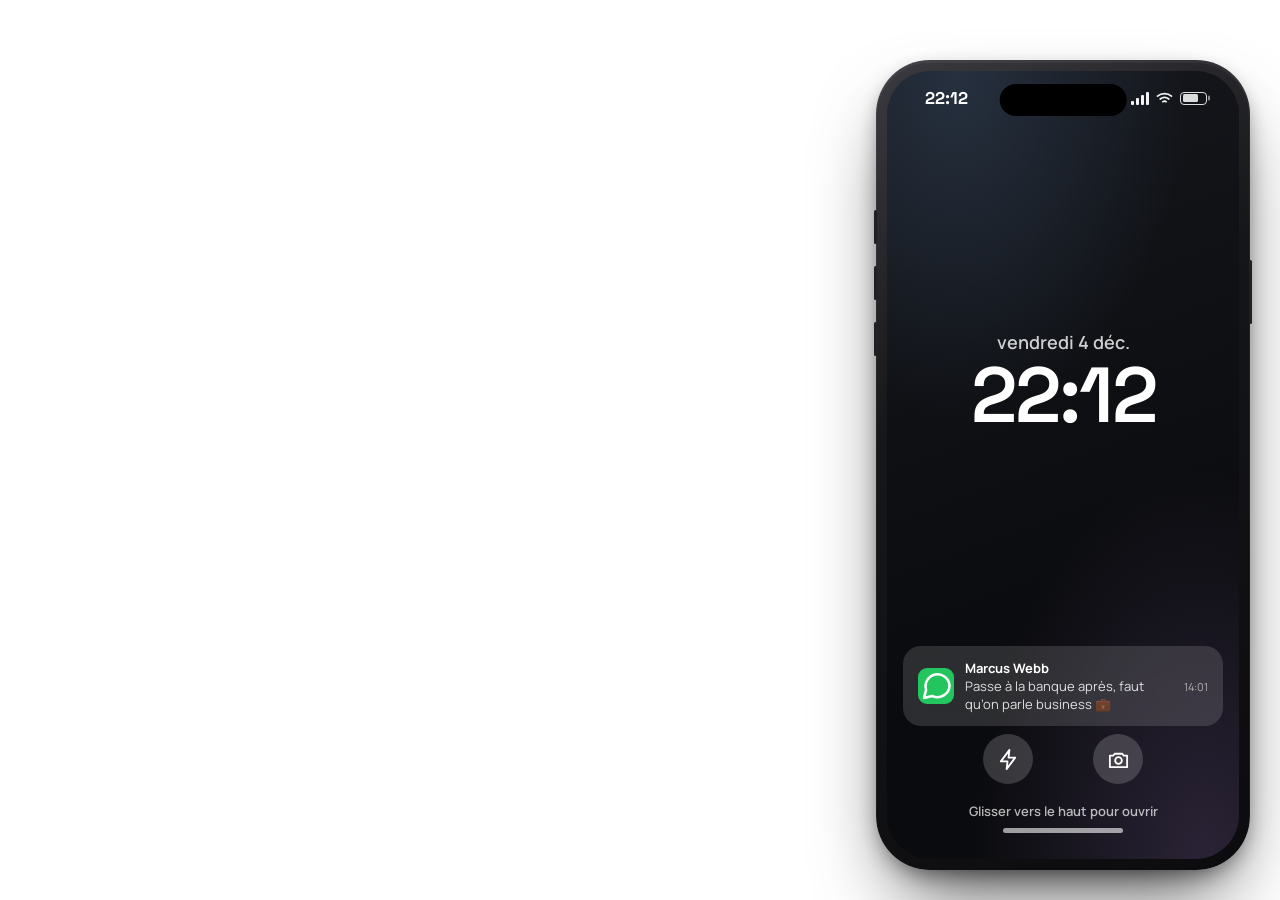
<file: resources/noxa-fa/nui/phone/index.html>
<!DOCTYPE html>
<html>
<head>
  <meta charset="utf-8">
  <title>NOXA · Téléphone</title>
  <style>
    * { margin: 0; padding: 0; box-sizing: border-box; }
    body { background: #0b0b0d; display: flex; align-items: center; justify-content: center; min-height: 100vh; font-family: -apple-system, BlinkMacSystemFont, sans-serif; }
    #__bundler_loading { position: fixed; bottom: 20px; right: 20px; font: 13px/1.4 -apple-system, BlinkMacSystemFont, sans-serif; color: #666; background: #fff; padding: 8px 14px; border-radius: 8px; box-shadow: 0 1px 4px rgba(0,0,0,0.12); z-index: 10000; }
    #__bundler_thumbnail { position: fixed; inset: 0; width: 100%; height: 100%; display: flex; align-items: center; justify-content: center; background: #0b0b0d; z-index: 9999; }
    #__bundler_thumbnail svg { width: 100%; height: 100%; object-fit: contain; }
    #__bundler_placeholder { color: #999; font-size: 14px; }
  </style>
  <noscript>
    <style>#__bundler_loading { display: none; }</style>
    <div style="position:fixed;bottom:12px;left:12px;font:13px/1.4 -apple-system,BlinkMacSystemFont,sans-serif;color:#999;background:rgba(255,255,255,0.9);padding:6px 12px;border-radius:6px;box-shadow:0 1px 4px rgba(0,0,0,0.08);z-index:10000;">
      This page requires JavaScript to display.
    </div>
  </noscript>
</head>
<body>
  <div id="__bundler_thumbnail">
  <svg viewBox="0 0 100 100" xmlns="http://www.w3.org/2000/svg">
    <rect width="100" height="100" fill="#0b0b0d"></rect>
    <rect x="36" y="20" width="28" height="60" rx="9" fill="none" stroke="#f4f4f6" stroke-width="3"></rect>
    <rect x="45" y="24" width="10" height="3" rx="1.5" fill="#f4f4f6"></rect>
    <circle cx="44" cy="42" r="3.4" fill="#2aa8ee"></circle><circle cx="56" cy="42" r="3.4" fill="#1faa55"></circle>
    <circle cx="44" cy="54" r="3.4" fill="#e5484d"></circle><circle cx="56" cy="54" r="3.4" fill="#f0a020"></circle>
  </svg>
</div>
  <div id="__bundler_loading">Unpacking...</div>

  <script>
    
document.addEventListener('DOMContentLoaded', async function() {
  const loading = document.getElementById('__bundler_loading');
  function setStatus(msg) { if (loading) loading.textContent = msg; }

  // Error sink persists across replaceWith since it's on window, not the DOM.
  window.addEventListener('error', function(e) {
    var p = document.body || document.documentElement;
    var d = document.getElementById('__bundler_err') || p.appendChild(document.createElement('div'));
    d.id = '__bundler_err';
    d.style.cssText = 'position:fixed;bottom:12px;left:12px;right:12px;font:12px/1.4 ui-monospace,monospace;background:#2a1215;color:#ff8a80;padding:10px 14px;border-radius:8px;border:1px solid #5c2b2e;z-index:99999;white-space:pre-wrap;max-height:40vh;overflow:auto';
    d.textContent = (d.textContent ? d.textContent + String.fromCharCode(10) : '') +
      '[bundle] ' + (e.message || e.type) +
      (e.filename ? ' (' + e.filename.slice(0, 60) + ':' + e.lineno + ')' : '');
  }, true);

  try {
    const manifestEl = document.querySelector('script[type="__bundler/manifest"]');
    const templateEl = document.querySelector('script[type="__bundler/template"]');
    if (!manifestEl || !templateEl) {
      setStatus('Error: missing bundle data');
      console.error('[bundler] Missing script tags — manifestEl:', !!manifestEl, 'templateEl:', !!templateEl);
      return;
    }

    const manifest = JSON.parse(manifestEl.textContent);
    let template = JSON.parse(templateEl.textContent);

    const uuids = Object.keys(manifest);
    setStatus('Unpacking ' + uuids.length + ' assets...');

    const blobUrls = {};
    await Promise.all(uuids.map(async (uuid) => {
      const entry = manifest[uuid];
      try {
        const binaryStr = atob(entry.data);
        const bytes = new Uint8Array(binaryStr.length);
        for (let i = 0; i < binaryStr.length; i++) bytes[i] = binaryStr.charCodeAt(i);

        let finalBytes = bytes;
        if (entry.compressed) {
          if (typeof DecompressionStream !== 'undefined') {
            const ds = new DecompressionStream('gzip');
            const writer = ds.writable.getWriter();
            const reader = ds.readable.getReader();
            writer.write(bytes);
            writer.close();
            const chunks = [];
            let totalLen = 0;
            while (true) {
              const { done, value } = await reader.read();
              if (done) break;
              chunks.push(value);
              totalLen += value.length;
            }
            finalBytes = new Uint8Array(totalLen);
            let offset = 0;
            for (const chunk of chunks) { finalBytes.set(chunk, offset); offset += chunk.length; }
          } else {
            console.warn('DecompressionStream not available, asset ' + uuid + ' may not render');
          }
        }

        blobUrls[uuid] = URL.createObjectURL(new Blob([finalBytes], { type: entry.mime }));
      } catch (err) {
        console.error('Failed to decode asset ' + uuid + ':', err);
        blobUrls[uuid] = URL.createObjectURL(new Blob([], { type: entry.mime }));
      }
    }));

    const extResEl = document.querySelector('script[type="__bundler/ext_resources"]');
    const extResources = extResEl ? JSON.parse(extResEl.textContent) : [];
    const resourceMap = {};
    for (const entry of extResources) {
      if (blobUrls[entry.uuid]) resourceMap[entry.id] = blobUrls[entry.uuid];
    }

    setStatus('Rendering...');
    for (const uuid of uuids) template = template.split(uuid).join(blobUrls[uuid]);

    // Strip integrity + crossorigin — blob URLs from a file:// document inherit
    // a null origin, so crossorigin forces a CORS fetch that SRI then rejects.
    // The manifest bytes are ours; SRI protects against CDN compromise, not this.
    template = template.replace(/\s+integrity="[^"]*"/gi, '').replace(/\s+crossorigin="[^"]*"/gi, '');

    const resourceScript = '<script>window.__resources = ' +
      JSON.stringify(resourceMap).split('</' + 'script>').join('<\\/' + 'script>') +
      ';</' + 'script>';
    // Inject after <head> so the DOCTYPE stays first; prepending the script
    // would push the parser into quirks mode. DOMParser always emits a <head>
    // (synthesizing one if the source HTML omitted it) but may carry
    // attributes through, so match the full opening tag. slice() rather than
    // replace() keeps us clear of $-pattern substitution in resourceScript.
    const headOpen = template.match(/<head[^>]*>/i);
    if (headOpen) {
      const i = headOpen.index + headOpen[0].length;
      template = template.slice(0, i) + resourceScript + template.slice(i);
    }

    // Parse the template and swap the root element. Scripts inserted via
    // DOMParser/replaceWith are inert per spec — re-create each with
    // createElement so they execute, awaiting onload for src scripts to
    // preserve ordering (React before ReactDOM before Babel before text/babel).
    const doc = new DOMParser().parseFromString(template, 'text/html');
    document.documentElement.replaceWith(doc.documentElement);
    const dead = Array.from(document.scripts);
    for (const old of dead) {
      const s = document.createElement('script');
      for (const a of old.attributes) s.setAttribute(a.name, a.value);
      s.textContent = old.textContent;
      // text/babel scripts with a src: fetch and inline. transformScriptTags
      // does XHR against the src, but blob:null/ from a file:// origin is
      // silently dropped. Inlining makes it a plain inline babel script,
      // which transformScriptTags handles unconditionally.
      if ((s.type === 'text/babel' || s.type === 'text/jsx') && s.src) {
        const r = await fetch(s.src);
        s.textContent = await r.text();
        s.removeAttribute('src');
      }
      const p = s.src ? new Promise(function(r) { s.onload = s.onerror = r; }) : null;
      old.replaceWith(s);
      if (p) await p;
    }
    // Babel standalone auto-transforms type=text/babel on DOMContentLoaded,
    // which fired before we swapped the document. Trigger manually if present.
    if (window.Babel && typeof window.Babel.transformScriptTags === 'function') {
      window.Babel.transformScriptTags();
    }
  } catch (err) {
    setStatus('Error unpacking: ' + err.message);
    console.error('Bundle unpack error:', err);
  }
});

  </script>

  <script type="__bundler/manifest">
{"218a65c5-45bc-43ba-89f9-ab44d1c791c5":{"mime":"application/javascript","compressed":true,"data":"H4sIAAAAAAAACp1XzW7bRhC++ynmUggIZIekJFtiUaT+a9rEil0rcdomOYzIkbnxcpfeH9lJEKBvUKDIoT2lPRSNey7gS0/Wm/QJ8gjFkpJIWkoc9KKfEeebb76ZnR3dvgUP9r/bhINECoJ/f3wDqYxOIEaDa3DGRCzP1g524NbtlfLLF/BqBSClEF6BQPfeOJJWN5ogbDokFUKj0+msen47aMDr5gpAJIXByOgQnqwAQOnXRxVZDY9pOFx073YbTWCCGYZcu4cfT+EqAJtMJwhbJAQKtgAReO06xObWIsQewxT2n9rA83vbUgipFnBavl/H2dtfxBnIEUPoo2JiAcDr9eoAg/4iwDYJo5DD3uBgp4rQux7dGQrvZ+5FUUTiRnHNi8wZpTXuC8uf8NuhF9xIZOqZMq0rrq2w7d1cj6lvLsnMMwj97k3yLWP7NSNVzdskijCu5M1iR/PMabdMgXorNSHVx3Nn5+5cRsg1NcHQuQmh8b0EUzQGaSABY8Y5wZ2aCp0ylxmIUbbE2LfINDwn0JZpQAvHqPDY/W5hTPYcTq1k1zF7C5h1YgeoNcHkN+AIQxSnlgAzNXmnmzBCa+DUFrSlgAwVJxhazQRpDe/f/vxPvQH8eaxnZVFyKXFYSnm9sPVD9SliHmKWSWUgU5O/DGTSKogItGSqln0Q+t7HFb1HwAlGTDANZJy0syKJsWQEkz+xjhd8MEMtywzrDVg/q5+SX59UxIq8EkYK3r/99aelzTunkXdxhAIVK5vY6vzQ79yDI6kMnTeakKCIuQP5cjwzVejtHDXmHAaSqckFuTbbwgRTl0+Kei500Erg/ds3f4DClAS9hNhCKkVMJdEupLkAnJ2QDqEdNEGZEPyglG5K0Y0H2B+NWMSI12hyncV1ksUgKUhuS2HU5G9OGpS0hpHSoEiMpIomFxq0VcCLgqI10j1Ca3AoLaeXkCkbU5qSMGsl5aBd59ztFpxb3gLnaZHXanS1M6ZLij4l/K0lPjtRVgDC2EKKMJbMWEVwB44kd6rHNEZhYI+OmRQwOLWoCN6//eX3kmrbr1P1NwqqvQWm/clFhELCAEX8ok7XWVKKkmszbVAyPlAylaAmFxkqNEwKDauB9xkYaY07PGdEJ6sk4nIeQUxFKBgkUpGuyOtDUhLutAvCgV/p4SGKkzDfClw/6ySEdjfwmlN74HfbHa9Iz5xXDxHHIXEnNnJkimA3zwFTaYUL0fa8OYlN+1xaFRdFSCwDN7rqg2KGdreeUAVx1e9+DLEVBv5SxCOmyPUcXF3CXtEqM8iOVyHpDjkEQfVmrMIE7dsbcFfJMVU5rbfr/n4v9DpL/TdTEjHNruU5wEbnGgN/PWyVDPIK5Z/HlLCI0+KmMLDcoIBDp37G0TibWwuvLt0O14QI8+HixnejCdqgsXoutOsNGZW6F+2/eMFvIeekKhHaG/d/uLrseX4Z4dFRFX8glWFz+CPSmY0iBluEUbJk9TixKVbgD7/Z2b26zJfIAr0vjfz/9A9tmskK/OP9w/tXl0GrNcd/ZBhnxjVyNcpX0irFJu9UGanPtHYT4lCeVfcZTWrMoiXlqe9hB5KzyIHJjMTsakzJLYs6hPUF4rv9ARwwzofyvATpTy5iFiH/EEx7Aeb6PJoCzUVcCtNagHmI5wx25Jkw8qyy6D1UKPS0vwqk6eU6h/KWNFR5w5VIW6g+xCZY7Jk0tasP8glZImyq1CpSjG7iklftjNAkbmJPxx8zL1zJpHZKGZkzozRz46zp/[base64]/e5Flxu8OAAA="},"0c4342d1-319d-4421-a5ec-9aa940c91c0f":{"mime":"application/javascript","compressed":true,"data":"H4sIAAAAAAAACsU8yXbjSHL3+YoYds2A6CIhAtxJUW3V0l09LlaVW3J5bFnPlQSSBFoJJBpIUFJr9N5cffcHzMnv1c03H3wb/cl8iV9kAiA2Uqq2xy61Wlgit9gjMhJHX8Oi8A/evf/9KXxweUDhL3/8N6DBxgsoPAcShjG0tyTwGCPwuzO93Ozro1+110lgC48H0Nbh7lcANg9iAR9ewQKuvcDh18aHV/Nf/[base64]/bhyEMlxNjCFNjSEwpNFbOHhZyQv4sJYoxyObMeOLMtOUYISbGkAyMPuCvEgHD6k6MEQwNS/6q2Zu9rnnaNybQT+lsgomYx/YZWQIuqJTovmuarA/9rTl8M/x5OZXUGC2nYFrZxcgYutl8VonHHC/YzLTlACzz44hNuv2tOZE0Mj9O2QT626l8hzQdw8Q1eibi0MouRvLClHjMrsZ4lQ4RJ0EqTWMyhJ0cmT1QtynH9VK+kH96W2s5MKYwMKaoCcA0BktzjIw7lspIPbFwGtbS6qm/2MCcGqbUHXmLkdHPHqQzioiHU8K5EyTpDvf5jEykrUT7CPqpVCDawRwtJ2BOWdcEOdP8cpRdZoJCSSRSZjdfDsEcQR9MC/pIkdOBMUSVm/VrwYiUH03BMoYvLfnORKKB7Cijd0TFNaVCkm3CkCf70F+OYbjd6eUe6l93ItEzYgjS7Xf7kvGn224Brmt1rVyqGLevZhqKhema1nb6ZoRcZJofJwQHUbMbQW/bTxuQKPr7MKXw9OMIW1ps1B3BCDLBX3EmUdEHCwZgDtwxYmoC065pud3xblHriEr1ItdNpjBV6EEF1R0ZfXw+2A7d7jBtcYO9TnAkVD0jGDGcRUaCkCWxmthwaw6WQ+QSM5dEl27f4tshDFl3DPIna4jGemqa/0828n6e2+x4u4EFtJ0OXOuwOAHtGJ9sPXr9gt8sWpLIA7AGLVh7jC1aAQ9oC2IR8Su6aNlJFNFAvOSMR9nT7rXnCHfR0uA5tK/hD38A05jq8By0HIJ5AbVJuGhFPAmc0uMfuRdkz0+wC8eIQ+aJtrbUdGPtMUGj9gvOGSWBbvgkbMdq2iERLjiL1hIbxXK4oxNNN7DDtqbJCRwfxdvNiVZyaEIaxV4saCAgpkJ4wabu2Lx6/S26NrCKvI0rZmD2eh0IEn9Foxl8eGX41FB3HWAKYk1YTDtAvChkJKD5Aydw8uuYBwGNPDoDESVUEYVRAWfneCWiW7iDs3NYwPvVj9QWBoljbxO07+47OKEO/O7s/TsjJFFM24zbhJ0JHpENNTZUfC+o39YCfkP+RbKapiMdtLt7TdfncA82EbYLbaofHAJBd4xCthQ5RXJJaby4Ybx0drGIvGDjrW/bZ+e6XsI7CUOI6MaLcaFtl/sUNpHnIMW5faXXaPDm/fI1LOBCys+FZpOARJ7WAe1lfoWuA/79yiJkQnESg8tOCr8iwRW+e0GCnxJ8pUlnQYKbI3Ni2loOuyG4Lnz1XX5lk6gRNqbR1rNpjC/PCteZ3ZON1j3Ss3rFARij0a0agSEP4KV0DSQ8nQwJKcBfUyJcKiewfPgsHj5zOSU09cX15vBorOUs3mUX+CSdij0ZEAV6uVMDr96//NsCdjMiaucPn9nD5/wW/XqFhjUhw+FuRJ/GMdmosZaFa/TF1RQtezjEPvp5G5v4NCL49jQMSUQ9pobwVYORNbJIEdFKOPHlDw+fNywbAr1p2aJP+qRv15Z2+vLl63fnUn7lOmYIOrDHw6nWgWzepYeKt2ZFRkL2kQ/WozXtaR1QPFJ6pNZTapYSerajaQcyjpntGKMDKYVLjSUVZdMemfaJbKpwgA8ndEKnfQ3VRr5UGtsoorGU0TMpe+1YNyIaMmLT9tHFb49PWpdHmw60bQnTvgPtt9oMtN8SP5wjFo/lHRPy5kTebNRNS978lHAx1+D+wr7cCXQprHz1flmLM7MJRpwLWKCEJz4NBKqq14zi5Yvb7522FtsRpYGmI/UQ1vBQRb45X76FBXySnHDseFuwGYnjRcuLGUE7cXzkeNuT2utYEJHEKxK11DuA4zgkQfZaeD5tgecsWjb6JK2T6WxgHh8hSCO8VP55V/hyu8mHWnU9m7cgtX3mpAUuRfhFy+y3yvbUnAA+U/a0ZEFPjiNqC0C4FtwuWtO8w/6uv0ELoptFy2wd7cCHEnzUBD5uADdV9/[base64]/OPwmMU9Xyb6FkOUY7lkOgKHRPpeY3MSdEJk5f4b1DyGAwvsFni0LhNLvqXct4ynk2iAD5VWdWzW+AQQbokDBetZ3fkond53zopWRmbB6hXbhlFAbavNlKnzBC4j8DP7uLtpv3dBbmwLi/R0f7OyNw//R6hBpfwDXyqKAJnQ7Epvr1PBf8TzEDT7hXjlcBxqoysKFNNzLyJgv2Ei0RfXbHnI2YT/WzsB11qGUJlyN9FS/[base64]/Fo9YTTYCFeHDX/[base64]/U4OJU3RTa3OejSJ2ldFWqIqU3NhsOwptW5t9o95/maaIOzVQFBfhQzU0BKbNUxZM0Q0UwyagpPfabohRzmm7wQOoJWEjG3/WRrUnPFcfqkG1LsZHpj5UOq0LXW4MHCkCJRr7k2I44Y+ccfYFecXCfJ4HQIb1oIwPqSp036B65pbcvukJNgnHufcHwQiGCh9zsIqShnmUpnaKoXdHbGEX3QjPRsmqXHbjQLBmpv3ip7vp49+r1t+pOGuDv3nyv7oZ497u/favuRjIn8O69uhvj3Ye/++FM3Up7fv73H9UdBt/aP/z+H/9J3X69GxxjZO25uv5KPb4sGfa71G+UjD6rJi6U1M8ymZePO2kLpM8stZJ1P5CwbpD4Sg7w7l3iH3R/r+htSKRpQyRK03aF6K1K2BW9TR2PK3Q7rpTbkV4cxz5hTN4pSy9vdyLXbKflVMqjYL6muxKpHOPdd7ygQwhjHbD0nTA3Limmtmid/PDwGXEYH1i7TSK58g+vjIhKYLn+SK2/6IV76dpxBrh8VFKRERCf6hXni2xz18vGmG/[base64]/1WhThlra8YVvcV9Bx69JrarRPmqoO5T3YkDGYLeCMQ/+hfPF3CVe5NXypXcN1Bb+0pJZslGZT2jkaj0rkPs8uuXhLHam7naRjiwooucopeFhTFPpvW92gTykZiXrwcb6/mClJWTw5YMT5YGrlidLOOaj9BWRMsUdyF7XNHaWctOblZnZX6VnJ1pC59EGy/A1MVshJ6IZHjhRpQ4it9FMVRgJMZoQRh+vIkv1J+Sh9kYQOYCovpFERGG5zTKhvgC2RANsoHPcZaS3PrjmkTB1pQJsuIeQSqI0SHWUWt9EvPkcYlqIy8LVFh7gaPIgFiT6rPAZQpK1/U0yFAitEsY7LoUmeA3+wIKm4+wUyNDrZLVitE4dcHTG0lLyR/IRX5Na66SFTy78w2fohnwVQAgXOore4R09HMiPqLZlNNbZXPuhzyWGTMvCBOR5ymCNEvnx5vvgxbIpL/LmUOjRctL5aoFRycVJyGmWRLNjzdneJObTbn13gHLKDoJT9a+XhA2a185QU3vwIrfNEOkyC7q53QbkgZOQTvuQkMvCI0tYQk1ROT5eSC71VOumKfCrQLjO/DTfdcOIC1msO0ASssMtIc/AfvnxOqZUy+IlQ2/1+c4V8MLYhqJU+dHgqwk81Xaiq457lrgVlyNEXya0Xy7I/d8N1lYYDjTFCOUHr2RmfKDyl2hFclXMiOIr10jHJcHV/TW4dcBopEWrAxFY6ecmNeBTPnJ1u2yUXniVBuMQ8E2qD1baOP2IITJinm2XrETahNun5XIN30rQq1a1S0Ecvea0tzxkWBSgEMei8bEU8rgv0wEbRJ5NRn8u4R74FAIaLKGhz/BWx7DGQkEj+Gbg3KJvX2pYNbF8hGhVFNGqURENcPgm51Mqg4Rgb9QItMO5N5sEheKKaS+dkngSGL/zZYn6A9kBnQG2scz7SmCi/UYV7iJ2utAJGbQg/s57OifBLHrrUUbk324tEb5JmtBoxXdeIHWgYxb2qH+NDHuFYRnD9JrMouDZG2+VGKxbUFiGwxnYQlls1nicIRqcmPCQ25MuMrdrzWjNzNT9bBzbEIDyawcm/LGmKs6VzS/hz//J+Bt6r/scXVC0cr7LRrUEgxp5S5UljkjIg0FcYhI5AOUwNICuCdAykK8ApxkuaYQppSr3ylDVZJSUX9YcLBP+eU1LBXlh21Kqq9h529FGAlsWiYtI6vWyRlqKSx0sIkX0TomiY/oluoTB1L/E/wtlgLRtNhAW0fdb3/QmggRJ6uMEm+9nxLPob8NVnE4h0KXNondA10WcI8l73/+T3NgNaC5YdUqOD6PSBCrXF+8F7QQHqsV3kgzcdMYHWeZiSSKeTRz6JokrCY2EP9Uy2HcGEQqaDiGXjV9kRWi5OmLCnCq/WEGuR0wjckTEhs3htxCKscVN48IGcYTWFjNf9ka5jwktiduZ+Z8zQPRvZbuwWzc67VO6l3Its+1+92bvezw7JHkQKr4dmKmarkqYqbKePYJWl7+VRE01ep/[base64]/4LsZGUBTxWguCERFMtk8z1e4AYqijyKjyx7NnyK+VNZ/gw0yGoNtayu4P9IsqA4OX4lhw+4tkeuKqI0z+Rs10VB6+UqTVnHHOR9sqWRyrZ/SyO/nmx/MmumFbYVXkwLNBu3y65hgUFFCnJwW2pXvlvh2LTxUzalrm+6Ab8u8xlSAhFybeBVA2MJ9VZQP7z/83/U39tpax44xdalLV3TnIQ3cyUtM9MKb4AkgkMvZwVjOtxVw1wbWDhziaw+LCuIA/sXH6KHz1svrnloNQy4PIliNWd5KcXUrYkpQpYx5cpIw5XbbHKEbL4uVu9krlSxgVANzMsd4g4wU1MqPC3yrvkesjh4v/ORVYbXvA/Zbq9u2xCm0gZ4cfLs7jSKyK2xjrjfvgOV05aBduhyTD3cq2MU7X/pgKfXEBi6rZMPb96fv4dndx48B3N/0rImSVlZN8iRavkdrJbet/hCRXgtw4PtOoDb/mkG75GQxyb+ntrG7bpeldRvNShI1wt27oK0Ez00FFsvpkkkD93axH/4HBFwEviRJqh7HQ+rZx/le1tErDC9yst873bNSOyWKkDwzFPJ8y/2UckkuQmWnaqespuT+q7v/sG9sDR2epCqefgDi5WrKCyovpXeVACT4j1MvaIZWcWcJYLOkRLmILyZM7oW6koZj6/W6/[base64]/72LWybdm8DxGcY0+VfYhzJGALZOY6K+tIqazfV7hLKsSeVInVBI66j72f6cwco8Y8OjlGGpOIkmwiONUuzRhYHgUoz+XhX+3Ii+hf/vjvrRIbIRWzzp6y1yi8Zp2oEKD2GvdA7KriM+QbPFDoLBR4pFKwwNcSc5VdscY2srIRN8hqTfZsjOUn22qhcHo0dY9iK56Iq8XCquljbpJywE/[base64]/+tdlIHUStF/rtR80SFXCC3jr/K/FRTQknPu4Fl/Tt2Xla66b/b3LKej1d90g9RjiEDYcC2ebJxiZGyU6xN/LKqRcd4pRfvpYhHdp01Krt2+1fy1l6oH7/SrIj940rOZOHWf4KK1mth2Rt7VaCp6MOr+QdhZDE4GBIGWzoASF2AqdxMa9qZ+G+RIAf/ghhxEP+2DbZk4TmUH5UrjYL9uur3GIGY/d5qy+W10eH/[base64]/BNxi0K3uMpx5YeiFRfe5Sn+pV2FNPfg0h09kYuWevzuQ0tEwJFl+9kuVrmhM4B/MHKWOX8gf4rClAL51SQbMMfEsjeUSqdn4lj4zycuNrl5ePf9kqyZ6XrMviUbkrfyM3SeQ26LXLMeC8yXlDPUuXlMbsEhhs+AZUDTrMEKYIwrfFA0B2RImg6RmgtuZ42wxHfKto/U51qT6Pkb8qHcIsJaVdXlYNQR77pLs9NW2/O8BxJohonZAwpAyzjDYmv//[base64]/whzaMIdvQFVKGU1Pjx/iWZR4zSM876BFXBBB22Z/6NCNrj2hk7puq09pjl2keb5MuzYeUpMpvj1nYwV/zcp13DIf6MebTNzloVz+mukSdjegind5+eD5ftmUjcuU9eNN4Z3Cmx3H5/RGMlI9v7ziQnBfHmVUKeZh7zfzHNMzeYX1C79vd4e93+i1jLPV6+B/g44xtfRiarqQOelXEiu4A5olo80eZqNxs7WcsZbZmJ/x4wf0ZjbqyXGdiIdd9X2s2YolURsb6/Nr1xO0G4fEprOAyw8N7BFXifO9crejyl2FLhlNgoQx/LYUsvokZd1G9kCDAepLL4dMgToH/JarM8oFgcba1IBewyvk8ZKoO0SdW9QczyeB7cpvFrEkcOTnoXwSpRc0siOqrn+kibrY0sDJHsbEx6vLYt8+HveGC+1HEmwNBFo/fN5GRtqx/BIRye9V14ksGcW/TD4n/OG/pBmPaSjkE26rvwFXfToPn22jPG56MmV3bOKid6lOqdQf1c9Eq081NHwPoPJZjCv5jY9m15ZdddXHMqouasPWT7mZQ4RMWyBdLhw8SfuK3Lb1y3t4dpfeIgnx1ueBgljyQLgIc7hr+fGek7SbN2gE2/r97NldqolVV16QCBq3GzT3/dOiIXaFiWFvvfdMotoY76OIqq/ZqOuyuE7Dm3lWVYFbjHOZAS1XVRRDAvWtrIK+qAfB5eKRhprbpuKKSs62r/YM0O8os1LNCyn2tdNauS8xGbaaDihVHJJ6J2axk9H+Q0vNhFlxsZ9hf0q86icn8OlTMyMlUJv4ZciDjKm2itF5SgIUFLlvqrZJvmNeHNMItlihwyi4JMHy+SQCnmwjLz/AX+5wE2F17v7QTgn63uPq+SxKVl49zb4agoYZ72XZP26plyw0S1VwBaTwVYiiqp5nOqe+N+h6jtPw9Qo1l/II8hOJDV3J/chyPynME74KokrmVawImSVCk5bNYO8nP+THa7zA8WwieATPIeTXKryoWK+DXwX6vlLnX7StauW7oxE75Eo/K++34sIZKxF05WQe7Xm3SPkRj3zFjQvO9xtkpHnITJeifrg78BUOx8Mv+xXda5/ctHsdaJu9HnR3yQUdjsC0hvnuWXksGfbuhqoH21mQnKW4sy+M1GJS6YgcWJrwHvE9OjKsKZqgakTwmB0qWnr70Fcn7PSTSpKktg52xbeNd5+UyAien20VkLF6jX1SS5p1zIQOrBoQxekeZhMO8TBIAworqaAi3WrZmzzRIz/694WaBD+U6ingYoSHzzowVBHXvY5e4n8D/UzWcjVfAAA="},"05821274-3050-49a4-bc60-b9ce3898b0bc":{"mime":"font/woff2","compressed":false,"data":"[base64]/Rf1BfxRqZVQnrxRVWSJb6RLFnyu0elilmjeoSQCKnxsmwLaddUMjnksriSYuuPl06EAl7KfAiWQjCUETz0zNZ3EII94CDQtzkMfZ/[base64]/NWPMj6T2/Yas2EdlON5GkfdkeFwVGjta825H89NIenlLWAPAp5h1KDtRhCaAQWMsFKtEvOKpIhgLHlXPARokkgEGEOAkqxJRQpKYq4ezahIiLHP6hZpqMbV0pUF2vdvEimLEQ/iIUYLgYWs0VXGVlLTOPdaPmFfCC/XrtzqVo1ez7vz6+Kd2+7o11ZJ+4MreLbB5BKVGxobAq4jZYalZ5aX2CKJiwUuc9GNJyi4M8bGyKcdjSRrG4JohdF8buJfmQefbYYREnMFsOoiNliFDVxmRgL0XUmUMLqzW0A4gCQAhWGYCQpFNukwXhIkPMsbRI19ewtw8Cp2Wj/Ro5cM2OTAbJAvZ/L4opBXb9+UHscYuOKM/W8isgwN26Exexjizmfnlp9dE3hOSqdZ/F5QqbckIlPb+oKfXxd6hftJ7Sm/uyPYpONza84CRlMNk/uhOrLpyf53982++zRkXNu3g3VF8qFbx1+7fbHZ9DrB3VXWNSmhnT2vrwS1+1Z+kHGBaZIhnnvuLBTNDeA340D1DWu5/jEa9pVfl6+Jij+yo3EELNixXCLjr173Q5eDP7Y7/L4iQFHbjpaJLFoP4cCsYP6sAPL7gMHNg53yYjqxqTDrYqLDl5DzW/eTLjYxCvucprjI3yl2ykKowKUC2Ox2FJLFo6Fa1HBWLC2jMCIIBEmklkYhmkpmBhTm/LCvJAH5oGcMKcgFEP1xUdho8ANPa6RFD99/PN60fjj9eXy2Eex4B5MpmRapXidzFk1p4uLk3+hn6jAP9ovJcXPPwk8o/0ltizbdbnTprvx4PSxT0VZ3Xc772aN7RflgbXRYwc3hLNO+k878nxGwfuVM8m8Gs7WEoVGWLHwSpx4vNSHBCMNqJ4m15Kp/TfHHVkQd++eY7PGN4W5byTs+6Ft8Ozvb/D60btv37de8ER0mS3P/0sLW84qGjEVkwztPzz06eGUWwKLwPb0D/WFd3vltl2aP276KpM0JNz6AfnAnZ5ADlF2zVyZ2OkxHSMxWPMnSZLbbDR3F1UjPVqp4d68da13F1YZujdWw7271iecO2l9+/4p47Oztjck355/75wFOI+VdGDqbNGs+ISgxg3iB2jb2r+b0CWsNLHIM4sdv8SDSFBP/Oromz6FNCWw2iMTxV0R8QLyBTkpe0j5+pSSJOOTB5Mck/gh3IopuNQnhKj02t3FL80gGbEh89SZcwTxcYt5cZT/nMnB3uXfPy8BSpVMBuRx+ZhACGzDBmwHsJRAjhotOnzuj2wDz3ug2wOUAY2NgZln9/TK/enG/oE4rO1wxvGUFMAxsZ0qNjRC7hl9d17e7imbgDt6uJXhUobDg7v3RX/[base64]/L6G/[base64]/DQfsKKvxhScqaN6FuElAUtTKv2UYgOmQegsN/n7njHUju8wM4VTcm+Q8xfX9SFwjTzdVqu95UOWSIGOabH8OGBEba//8Yxl3GcPdP/dMBOoSX/0z5SZmBoLbaPs+9asaMpb36yknKaw6FqWZa6A5vDa02mhkOba1q6KtLV208xrkwmW5C4VD6n2fvRjADy2qDYYnNy+H10Fq0LMbNzS863gkO7iQ8eC48/Ny5m59tOcEso3u7Qg3yrqDL6eKXwJAuWnhylfbWrRObe66rzX59+XDtzusnL66dI/86ArmtLlzED860Ef3bFPV78OX/zFTA11fcBn2Vntb7qiGBSgLBHyuv/uEaqqoTgSpOyjlzh86me1Vriv7i9rLPLvtghWmSnblRbAsBJL/4dScSQTBxOivHMO5QvBBY0iheJvfwWLxLOGzYKZyM4zVc2Cll46zEpeUV4MqGEWZj22SdOxhGAjgs9AEnfT+RoiMfcDb0GS5NncKVxju4Nt/[base64]/TknRvNwYlCdbblWu3ze6owHdWluhE5tgQ6ej2SV65CijijoaRfSiH4Nqz1OpfEW+WeI/oU0ly60zkV9YzOQSYtZVEGYmrysTZAJkY4qZtIBD9/LYTIK7Nww3vMiYBwA="},"5b8ffe12-6609-4081-a8e2-49c789dd60ba":{"mime":"font/woff2","compressed":false,"data":"d09GMgABAAAAADikABMAAAAAfJgAADg2AAEAAAAAAAAAAAAAAAAAAAAAAAAAAAAAGjsboGgcgW4/SFZBUoZvBmA/U1RBVIECAII0L2oRCArZJMg/C4JMADDRfgE2AiQDhRQEIAWHJgeMGwwHG5pxNeLtewLoDsB5U7pCjkQIGwehGVDQZP//GUnHGLJVAzA1s9/EJAk9ApTmGNV098Ke3QLGLIs56gmsIUhrA1ez+ZIJAme1RZzfF3ivu22ZDm4JRURDp+a7QTKJRPrRMNEt4nKxwOZkqQr0CFzQxB59Dg/8RpkEMrES3M2xMmIIW5C//TzwS/rJkmhd6I3OnLp4WsI6Y9IRkszy8N/cV/elXuWnIT3AoAkloAc+foREULNAxqxaJciYlrNdP8/nZn/uey/ZCSQ8MUYMYSmNYYsaEWNkXh4BKeJOHXT/FreNj5FSiskjUsqnftrhV0apw6d8PuNQhm64MTZFXDaGKkPjMoopsqYYA0KE8OL/N9c7LwNJ3h1ISspVstAfENsBk7VZpyscHr8QAMP0Ol54ZBgBD48/9b1PBsAAO4ojB2TgRxaSiWRbyLaVj1D8CFsnxA1w6+nGU0+njh/g+f/9vu0jz2TGG6WRRzRUWjrn/ZFGyCwiiyRaKVFT427LOQkSoEegYvLcQMA5U6HuPLcDeQR51gReXItl/n9Tf/Yprl/iTM2ClDgJt0SMNuLE9DDGqBubP7OJfb7T/x1rG/gOPIlqSKYTxLslT9S7UFCJJ/o6Kn/bHabD89v8P6ROQTAxYDOY06X2NQs3RDjG0AYDExXFxCoeYOVQWTkX5VpXzlX43Nv0bf7NRfv2fZESAOe6BdI8GqxQZvmVKIMbc6B5QAnc1NESDBLlyLX/ZLsHP4xCCAf/0M4XW1fd1P8G5IkO/nWz9LdsHAG7TDgHO4S1PILY4R+0BgBH0P9vzt52LggZ/Sg5atcp4ax1bEMKVfXmvce8eTwQDEheYEBi0eocIa2OR4j//yjsEYOUfwpJDnkEK382y+KHHLsUKodchdOH1K87u+j+dp2di8qlwdLN7tNNYHAIt5N4TwiGXFAEhVBYCMJPCD/4XieL339zteZkpVrGeiQkV0UlQk05rMR4jy9j6fMSwNldYalNnUXN0PnP42/Y7H3kcNupO+ZnuulFbYpIEJ+IhBCSYNR/[base64]/+WE6TPxmPs6tzNxq8sxmUTeVLnqrD7QjFpSDeeiwWe8rB6LW9yaAt5kdme4aGgY3uxBWx3RbTzdh4jvynhAFtO/sLxdaOPqLGJj6ELDk+21S/x9tWbhCiMbWggg/IV99QmMULut7TzjHW7+4p3J6OxQ2GXHXa/hNwuHPOaToxMftQtOa2sfbe2y7bZzPVbGY3V9a9gaaShnsP86xu2heeS+Od4uxeSxUGZhbdjrjatVL8bfZXdIV3gYfzELPLHHjdZjHTr/Ci7HcxtRaxaIZPiwN15+ktQYunzqecOYGtqyaINx9zTS17WZ/efebt6SDqLUw2jqY7EOsDuHeLyj/P6LVjcv2d6+bjd4w3H4jmhxQrm84Oyx1BNz9eyte/3Zv/Ue3/lPwGOgKVAbaA7UBIRAXaAh0BioD2giEHwYL9617LVWy7uTWCuN85YtAc2z3qa1mqK1qzRjg/eTqCPQzltc5+jza9Ubhp6uHoLGArqcdWe9Dwg61BHUGSQY0ayZwIQ6XCrvmQGCBq4UetWp1ws6desiqFEjTzTxBTo2RA2VGQZDBYTAu3XjvO5fY1CbJpTUMi/Src2TukGTO6hdk0YXtRiQLMUwutp2Gm8NaESHhKHdatQBElFfIOggQHDgNYD5Yj1aKQldmwJJegfhuRuaYcJMPxBw9Da9+uRBSwt0ChNBIeRJ2/EtBueMa9Cr6axj9Fwe3Ctf7rzlEBCqILchBqL55GGM3qdAu3wn3Rq5epWXVSMNvQGB1bX1F5d124/T+XK93T0OXvyTxQ/7FXzHBL0pW9t7waPjk1A4Gk9miqVy5ew5RcSwQkEgNjeb0Diask7e8inG/0tAgxrUog71aEAjmtCMFrSiDe3oQCe60I0e9KIP/[base64]/K4UYR2yerjCrl2ym7ELCF85ZP1/AIasLnsz+gsgk2oNsBkBqHNfsWA5HoD1sOMPQjkBgDlQiJaIttJGCIBAboH3Oiz2Q0E5XuI9IlbfSsR88gxOd3sil93KK5uHAVGUB3AUOoE2L3nQ4mcthgBQMarxc2C5NiNTnym5LT/fwpofRinE7IzKJWnKisXP5AtLs0P+JILvHvjuAP+9BcH6jr8YOAM8VQtwQLz3zbVCplVWWyPDcmsttMAfpHlHtHepxYiVQGue+XQoRiloJqnSvWeZldbJstGm3jb4H0sEccwF0QPOYx8rYl7cXTuf2uEDZbZiWNmcVOIEi0/ss0eej2hsgwAshgECEg+E1sI2wSU159IAhOis4EcHrJQVgiggzwphJLBOVoiigjwrxNGDfGkExERGOCTZIL8WAdDDn8XIAP4Fs0qw7LSAiAJxZHAWeAFIYM9OnNKAKbUKF62hlcBXVBnv1MvF/SKDScAMzMZrVhFpBJh0RQjXMB6qUkKKoAJsc0IqYRo0IiCvFqhCFL0CmGWRqghitcq7Qi8GAh9ZYwmTEnzjKpcSeXqtGgNGRvlUB4oodH9ppqhuAKBmNVKVjx4GtOc+SgFBvWwGo2LLgctQ+wb/U4pU0xYKKUkWWufGhA4TutjFStw0QS6jiMANUojJFFYI3MIG/[base64]/0Q5weu4wkoxfSLJap6bCEhPLlF83opGcWyooCGm2Tj6K+fpxcii6e3widcX+HyGheXfHVxOIqEhJZ4Ta5+jFDeRAO2LpFi+VHjplbH7uL70++HJnrUpDp+hD/tIZmfKopT6TsVKhvRG+xAFvoQE069jOZpfJpHxzHpUce4hDawOxHUPg+bDwthAJB0nr6GUHIi6RnNEoBWFMjSD6muwECdx6zYotkgp0LzdBqAZByNEj/x8so/VNmf7KojXqQGtJNbiOgPdc1orUGE7dTvh/BiIylWoQeKbU2fdsk3roWYQjbVtS7B8ZZGzn+h8xwhi9zPcnkfZsU01JIYDaUi6wOAwFyjOe+bnJ4XPTs53V/NSFwQO8A++Mq5nDjKcUpS0klE8k3yKtcawbRV+eFx25nLs4hOqJjeiO2+9TOvl4Io3cXapep//sBrQJm4hfWLK7PMyNWJkdC0InvPb5HU12naFUtKZJ9SPAvVBUNFXi12tnzPxEehg/4cNs1QW/Mzkb9ivAt/W3d2yW1n0cJNBmbrkoFmZ2JrmmGIpZdlOFrVC/Mh87uFpF00m8bqbzMgDSUlKttEu2l9SiV6UwbeZ4FQKALguhDT4s1z8pY8l8Nvu7IYyZRs/zI5ji8sVC8600vDwWux0L1pDVd6pPDOh3ocUJF4rRn6FBn/VjyCwuJJUfigfPkf9NxMbnUBB3GkvntFsmLpQV0dwnA5rhxhVRqVd+CMZk3AnY1wEmupUrpjifYf+rG1HLp1iHy9eq/t6JjOQZrtO7UZ0kHYqiHt1w87IeRlnHad1SoV0X5JmG6O/EvpvmpKHxW3Wurr2W9QW7pG2qUBJK30X6HWOaJq2btwyTPt1123Wb9jdFI6lHQSpI+1TS6FjrQF4Y1/kVe5RiQbBpJvEmmkLh5q66KLSy2w/VIgJX1+QkM9HIJifRFSdML0yroaG1lpdj8uhHAduYUpXSE4Wos9LI9ajNbD6RGxj71Af251xpO8k3Q6SEXPuEsRUS2bHKuCrKLSV9nX83z1xtWWemFNZ2RhLPEoZ4NrN/NHtXzYDn5dMR4t/6ca3+hrCUIkZan2QDRYpGthQg0jj+CQ4rrgGwrXJ27J8rgbm8iozrrlXG9ac0lsu/8y0/covyXeYw1H5dSiMVyhLVtstmb0LYgsduvMeyoLbn1Ie17dc7Ghm43r1Le9KzbtoT5dqK2w1ogP0pf6AE9ScYsKhYc/nEaj/W0nqvcWEu6uj0vdOU6unaNDpeN83XvmlHN7Khv/OTVrPMyetuKWCQThhK1GXGGGvxq+gk47SbG34aacf5kSKbRyvBxYjGuA1CDjUvOoMRIiXwv6yHbH/UO+PxFf+rAaprBDjnwcxn4yGibte/Aguz+YDrYTO/[base64]/5176voDE2vj46N5OLneV3RHesCusll083lZxH/xMe7p+Wh6+uMjI5vT0H3u84/Mo3R1T+FdPL60eLNuKulpsyrb8MX7uKf71jksuaqAmUVReCKlsFVSxqRBYvIUJxOiXfTDdB7/EPDrcl/6EqzBQZrJ2AD1LRbHwJbRg3yq+uFxSTGpmemgVEboG3I5SgU+1m2XAiHo28w/odUbF60S17uCoIuSt5tjsUdGVozbmKyJtzcrK48pZlgGuG9+4QoA7B+cssPPx7J/nzHWa0QAcIXyTCFOJjzj//THOc879Nl625dq1j7b+dvCc9kSOrY7+CVUaqbeIfSorS5GhaQ5jJ/WnvDuntF8XsElCnossPJwQIboniV5pTwEBrf19fO9hoyIOybLj30OnJRfC0hRJIY5JbPfdFtZpmbsMhD5BHHOeS07R+JPE1h9epskuaks4JGK6ePhSVFHe+K6EWnZkbGo9csV6Nzd7c0ZYYA0vLqCrVnAGAXSAyyRDESTDFuj9+ezL9Zwz1eeq+QHhbzF/puNaB5ihSfZGhcthAru8PmgnKU5nnnpad+YJMdV5/mKTqti0PIZi0fVi4FD3bIlF2lPNPCcV0ypvc9/awTin8AQnZ1grR1xFPe5/nvzAmKOnmWYfGMdwsBeUBgEP2sgzeS5AN6AnhGvPCGX3R5lNeZjZ1rTzeaVNx0ujnqPk6IVbglnxmWwbQbiFb/VCPfCg9S02i9eOJYrWFhX9AwutonUXuVTc+/veS5efsO/eaWWXG25VuBUGbPJp/qUrwgwKITCv++xUBzB2o8aO/4I3/cv8aktLug03xNYx51osv200y2deqaf+nvmPLSYmllSTcfACW/qy72F3Jnp0jwB1u7ut5367AKhG0tGzPTJO5XhlxGLrD5HPx8sk1Qck4c9bWiMWD1SCY3AJUpePuYu2H4jJqXGEvBb/CPGmgahdqHMlr27uFrObtmVEhlRsVCbuLAK4GiYbzwQaHNMqWIULMEUgAnRfRvp7xQfGAZwSAhzZIiyp1VADFljVVv/ULjRRk9ibNJsoEtTUQfYSQP2NQ/0i7xqX6OZiBrYo9uj+xKy+G9MHUF8iEgHCXMTHbkc9k/aPlUkGDilCNqTHjapiM2P27EweqUS9A00YSRO3SuBBUy605aEOjBesLWqGRhYUwrX9oTywKB/m3J2VPPv5FvdO84myqGeyxbsisIEmn+1JR4+oBOB+e0/b7W4Bas9oJvphd+oVwJUz2fgbJfoVB05fqoX9fH/sIRkvi3z+A6Tx3676Jmd+6aU2RJCMeTfEio6Jiiw3e0a3R/[base64]/uIx4hz7Ds+t2k1q010BqY5EAl8n3hyvp7no/yR/HcHUEjA6e2KgpNrvkWg+s3/aXbh1La4i11bv0reKoSHz0GDwmNtSjW4PozLcV6D7f/sEimuIep0pKhREWlJ3Cwgnf/PKTrKTeLCGv/LBDNiYE/UpvHcR5MwBrRO3oWI3i+lBf2wWZd1WUmbf81+PHdw/[base64]/F+/T0DDvo6EJ1Uku5H4R/Tg8tErhbExyNN/yiKeQltqw61WVYTMt1aeczxD4hJPOI6pClVUOci+bkwifCLitexg2N7wbpt80pn7pbYL8IvvjGUUjrtmKJ2ybDQXbx8ZulrdSWawBKHDV3rkKpJ8hlQHmBcF0SeHSaopd+X37wLcVcn3V3UQNeUXadvNu9cMPc1z5cECeguoCVMkJzYIsgqG6/04faPPms20c7CPsUjvL5MLjz8uwjp+jiNYz+kuPsGOo78NVRvhJKqSi8xx+DE1h8BZiqlDTaMqc/TSHYiYbv/9nLuyl9f2Ze/6+mYxDcZg2mJtGV6EWYhi8nSn2P6LzqJCKn6wy+j58DPUIrb9kPRNFdPwcjP30ePaFdhZ2CftIwbGYBVAzIRW6cS7uYdjOetWfv1qx/bFXVbrmKB6H+3ijIeMcnNvnply/aq5onPMlyOS+GhZ9XKioofzsaMi7fYmNjx4fl3NEhzNF592+AQZV4/q18NyxjFfquQfEBlDj8q3wPM0GXKG35b/yDfvf9Z+s7wfVCX0dJEXJd64MctQPOTtF/i46bfGC/5MxXLeZUkiFvrc9st+kdP+qQXQPCNaekiooOVmQ8LOyP+HapTiZ8mG5lVTHH9/uvwiW7Fll2cEYrOErTVO9o8/7uh5nSXtjyQVmKUr6n6ItreupRKT5JIJ81fjgS4OdCQ2+1vuGtx4yUurc1QwL7tU9QOvblhxpH7uo2evBfyZs6pivK1gZHS36+j+mk3Pj3pu7j/7lvnz5n+5HD+57gBQZ1ufj/k6Wpw8m2lO5164Y1PcK9tkVBwszGlgGA1yMhZyj0A/GnWaQ/TN8IwW5MevyvSlCmE/xwx/w1nMXePj78OeOcLEECKTIQ1i+DEJXPwfmJse/IFqOlDNfvc5jyTf/BE6hsViHTbmmrat+W7Ycis9ovLsgpUGxjIkkzJJnDQ8T1lskgS0pVvkBrFYfGJfY6n0zeWnCXzChQuqCoV791jk+obMJ6NIOfuzxa9x5+3ETz5TVtRysKQhySqyyzVGyhyVtGUm5YzmirMkoJMjHmRE/F9uUrgzhNsWlpddHmp5h4fjR2ySeiUmKCRZwoyMIVFn5qZirQwfmqovBbReCa3maLDonXLtgerJOldok9WlJRNlpQLfJjwW+vATVrNtzs8MbyalGXw22aF6ZROAyQb1O97v+E8rEfWKAdWQMDUiRSJNrD1/U9Y2M0AgjjFWfsPm276e+w5V8wy0PGSTLwL58qj0NULYMIrHo91XPYHD0Lie/MjFkiBMPaM7MnCXiSqYYC7JmdSUDxFpNnHjOE5y1i9uJBze2CaOvt7dHX2vLOWihIrAIAxpRJS/U6y5qoOZlCRInXA9s5Y0+kG1o6FOLRTG0XsAXVhhOhF7V/qaeSNXmBgQiwO+yUnnscJEueTEGpK/wkzbf67ujlRP++zRo+cAqIL1aqeP8tRrCXAEyQEciJ+k2oRj9IM0Sv5DK1CZpT6xuLxu7w5ljap2GCVEmxwuzYnlsUlAExtoUTAKLZSl8tT2V73wPhDeTfPS/Ob1Llm1fbf+esC2lazW92qD/c1U6+Z4Wgdrvq1Hqs6syTfZDe4zeMx7GmAUslu+f43nbAt7yjnhMSUjw9h0xYYLYZDbpZgKasrw8LJPqk5FSpgG1TX17HEfo0S6hDSy0iNaORvLWfiIGhi867tuVmVGNUyfopHlr9vVUFv2T1jmE/KqrkK3ASRVN3/ilKW8JrZvdm7paciHv2JkLM7Mt/ygbGvhJmrd2OCZaW1ABvY1dO459Y6V/KVewvm++XvQFPzDnmkUe44fFX+aZ7tHFCfLvt0weakE+xnlwU7T44g7nztSTf98u3hWBtEm6DWvdRoHeQFt9tWyAa3iHi6FLAR3ZGfIyfdfLvHWmz02pGZh7riH2tlz/[base64]/ZPHmX3W7Zu6PBwYblkTFR2KG2JjXgTJpOF7LzDo/zqeGdXAmjOFjg9GxtAY+wFY0H38AMM6zE30m+gOvdgBhv8Ru8uPeyZYJNawDuHqX5vSfz0VDZRwaRXW/DvH+MYQehHUu8bh/[base64]/KsacPLK+nX/IB2A3yTJy4IOePxXc2R3V581U9PFH9NTRnTa9X6bIy1EFG6Zocu0QivpLt5RA95FZVk2rc5tfQHoO4POGD1tvdW7h7O1OZvbo5S3uuJ1ukZtM6yWPrTPlCnFpgHnCrakqXtkySoZU+RlzbW35gqlRXKx4RlYpLTPbCBbScX7BQCvpMfhsoI0ew7oFOE/gH6LbE8jL4enllr6pMK80gmKgptEFl/5tAAAIQQGz3f4DYAbDaIjtUaffIcX4gHpKiKLRCOCU8Ekh0FY1hyzR7Ndc1HDaIz8bX1Njxf+G9BE6EENtqKeIfxBhHx9led7dOzfkT5x7nIecFZ4LL4+q5xvr19Wfq5VwH93eejBfL0/[base64]/eubnP3x902WbnsT7LbwYLgdT2ber4KrgtuLC7O9uAOCkRAHSwBCMLn/I1euzMLEd4pcW0NiD5tRs9C7rSWnO33d7zg8PU7Y5boAyLvdzo23OncuBKEnSsdMu4L3O68y4ZlRqWi8fB+UusHUsyBY2PihSsdOyVRdy77Nikekwg8Qy7K1Ts2et5hKhcz2K36piiElu6yVwT7n/wKIwJCo5i4+EXQhhXrFQasbyd61t5xs88zxg3UaoKtKYQLo2HaJQ901JK0Mvvy87ZyWh+IVw2E3TCqWzCLEc5aoNOu2Pro3ag+qOKilHIq8XU5+tHztZu792BzSfh8QBAMLlU46yXkBv4QZn0kP/ayjRf7XtlkSoZtDRdh68otsISGYwm0isFgoQzY7d9SMAlckllqEAIKVdjROJ1lPpn7JAjnxtU/[base64]/8C483Gg9+AiE7CHM+lgkqp0juaStdIQjBgogURV9tGC2L2x3/DIxmGbaYDZo3zwQ7Y1mjMii9kVVeTLE9/pF180LjQ2kBnbO7PNOsV3n08zgx6e+QO71Dxiag9P60CCS5i1tFB5nDT1p54a/R6QuabMCU2SFCavW9iJlEZVfbHGEZRmQ8pyXpHgGueWbNnIKMsCiIjvmXwKKJ624bNHamAoOszjfeJt6+fcfzp4+U/250VPKjb7zO+bfPozwPb5gsnQSTgfnI9c9PXfJtBFwmZd0c7h+G3ZpAagIN+tPtMDU3DHqy4Dre53+UtsCQMgQRvFBdv2NppL3VMrTXZEPQVGZFui0Urjyl+7W93QpyemCenyIwZ+03qijzB5kT/XpTtUBCRLjqQ8RoTNiKMOdl29/aCz9Rcu9XGr7vKqqlbLkRVLaqoKRLObt1gPsLMWIK/ZOSJTh0fOSQ/9Bu7W4XN3WQYwxRIRSSLiteEvZBVgBA1s/aIzX/bnuu6//fK6+9tvfZOHrRTC7Q3hlqyYyYBqmpbfj/5g8+OjrlHZLweFM56+sM2sDL5zbcfeyvyS4PPj9LYM66lKtErEpGrtVC9v2KV8GNG9Hr62DOz/T9ExGPCNel+L3SK+8rpwUrzKVRZHmmJ6tL107l6UuaWMeD6SVBAeuRb0Mx9V17x7ZSRsiy8TD9tX0vWxzl+QSuHuR/T7YnnD1b18Fvq/CZ73SmO2JJNAxR58fFRoVa+Q9pQfb9D1/baivt9u3S9ntDZdOGaqSMsEztPqllBw8luLTr/fZc/vnri2phA9kjfj0IMdLPDBwks5BA+/FI3v+QVk1T52VshIFVbVtLobwb5bAGc60j51mwai4vLYfucU+LKc9GBqKDja+IFLsvUaGqKic4M/lbL+cuSQpXyFFGTy8HUntHKtoeUorArQXhcwXnSm4SOLnFSCpcmRN/gql12ZZ9C82FuahbOvtjhjs4+P+6vm+9r6sGB1KPIVfcMv/Pw3OBxFlEzMmd6S7hG5RBpZQYWFyGOW97ea0mHpauwy+RPJwK96kPFhVDNS0sJA+QhahP/TKFxAo3ZR8LBHIUxzQPGMlCwp6Lxi1YqW8vCyNkwjZOpH6cKMcIXdA4vo7n8s1bLUh/6Chx0AHUZKIvNpx1sqgqE8LGK+stGjTZpHZxQTrE8MLR7HRAi9bUldMM3pUjd3tmciJf9995uYQu4M3Zt9eYXKi1rvy7fImt26eUSqfp0tcE5Hnuad1w3U5Q7ocBa972WshF9tw/55mGc7QxiIEA1C7Zn6RwD7IsQ72vQjjNsDv2DM9iFCKhyoyWrt8b6dO0XAdvXz08hn0+3FAsuhDGUcWt4KFNrx2gp1mfdMMgRMs6y/WQ4lW+hKzju0ofQHxkH03JSCDoriF8tzZJJA9zNG9LBWP6nanl0Nk82dEaBIWJIW73vhw/L4V2MLshwI0e80qxe8BPWBnK8WNjIyeXGHDqv6pX39qafr+eqdzgiEQ6+3+X9ogEeIt8vg1Oaaep52rnsGqBmYJd19rvOpkUhCgrOVgt2Kor7tit0skKvnTp1ZJ0Q9Jtdersu88HLHCslQIa/p8pFh7fGmO5tlMhReMY6T/SSaYfwchd1gKURMrD0QceuC1l9WsAZfbUZgfKEM2BLPzbgN9Ay4KRpOTfUaSyIICSQvi861G/[base64]/JJWhJr8+EH07N8epRrVPzlwqxDCSvcTi9YMgzlo0e25AeFrwjrKYz2bP0DjjnzQUB23twAiAtF/iMtXV1GAECai6IwEeW8QMmOkeJ1wOk0/W/CzBS/cAJUsdS3VXzHuniNvCgxnB6JrV2bFI+AJTtOwiGP1KHd1PHhDOlyZChSNPuhUjWSsiLHESN0/ytc+NC+KzPIbiDtacW5XLagxECQcGFj2t98/e2Npsa/nWfH+navIH4ZIs6igWcUOCvfAU2/6iFkMC5Sy3lzBBa1+ukJa1PQk1cej+RJ8EPaoa+BiAupN9sLbjFNdE21ZqAzq66B99bhXFKi3rhgTDzXQnEnrV1iLp7vostyyOTGDQrB+W26AiBoySTHk2Rwn1TsPdWiw2Zb7iP5r4BSZm4RaYro45wacFqvFzgY193k6e/r7x0eG/eMbN588CYVgB4DAAV4VXgoD8HmIgUtFEaUtlm3+EMRO5c+x7+Puejh8z74MvKW8CzXIqunM4br/[base64]/+cKv9af/EsGAyDpvHozl3W1btzDfuFvyLly/fEJv7T4esAvmKYiUREqGDLYNNNJqbFkF3AMJJa35y0dmShi4OtDSD6QvNf4t7oKn0cuAICqYU28rDAqAXQABv0O3xTI5uzaMPrRB6FwHZJF0UtQOwemjpROCByBEfUtPCssbTXdIyrSchAwgEimIuGlDbc2KzibAzpRrVsdFO0UbVIxfn/YJCkYwomwz1mWdjwwKJ4rTho0yYENpu/Th255vGb5rgdXIQnkFTq0nSyO/8Lua8hUIoGLJ9Fc8dKU9RKOaCyO/zvkQ64bkwydocz8gjc1/Mpk5IC2IYq1IJj3uczxshJP3GQhze+ILzJEj8GcM2HYhV7ujo1f/Kr5KXtUACCJAmXsQyBOtypOTlRH6d98SSMdeIV7TZrpGH5g+7QRFPBl8f+Nb7YpTEHas9kHJbGSZ9I/92POybmgwaVhi/PCCkEvFyI0ZieMDA8BHG6QXBe+JOo1mCabiEj4Ox1YZYP2M44fqadi3whC0BiHq9ML0UjN6cG/XDV70jowR4Xa6aKRNfN7nO/J7R/u+FGtoyCXJmrjJaIOr4PyUbJJLkUyhQhemWyYsxSqBLYnTEG5FUiMpckbEtUP/e2Lh+1mYZRu7LmrtdBM4g//5ES+BGTFfrHbtid6QL8LalxEhihRxOFET6fpEeRYYrrRBCYGVvcLczg6VhtukGwxzZLIgKsQoGvvu05IuQqDpX560Tqmy+qcNRzvRLNDJGLtMs0S/OOMjR9XtgmdUrBq79vanxp5cK/UYDBAnKqaSKDKRu5HYbvnXno7eMdKD7OYyLmYVh2KyYcOj/NwJ95ixyX9UHwx9Mns4rZj2N5DAMWiUhJ2x1SLBT849/UIBB7XXxTAOjYolabRZpTlVrt4QuIU6bqYLiKc44Wmfei0vQgbnkNzTU1lzqevHaVwo7H/n0qos5k5kuNtHr8wj1eEdaG0laU08jzxbjM3R7uYUSeyYDCwb14MX0fVFGPururKeDVtIg4H5hNCjWcyk7OMbgr8dHvVa6hyxh1SV9l0zmcZCtxz3ZHaixBa+mUTTiE/JLgWHkrh9fwpdzvEYmt/Q08eKBU2cw6oIPO8rKM3a5TltGcGXlvUkbk+70SFoK3nXin7p2QvM5PQ5XKEjO9BtWOhw2Y448JHbFun8rWj5XIXETLAasW2NXFuOSmDmRv/zJY/LyEt/Jlak7R3qcpdYgFvjDLS23XFx2aMA97p0C07/HhtokOe/Ip/flAT1sftrn87M+IwF6eaX/V0WrH4JVjSRTBHZOZ6ssuzGCHpmD1i1qaJUXlxqWG6Sd4nsmh2mKgh8jIri+W79Z/bHzFtOSUxtHz5R74OdzlLnW8yYgqI3H7Lnvgt/6/KHY76/Gp7hCIRm5UB4qIrjWOQVkc14tm657L168ag+O5AYLoffn6fKTzO4rhmgeTFP6YcOW/K58DlElsp5w9T13POhI6bNyCAjp6ekel5C+unEjZxfNKuAALBQFBZEWVFRVQHARIMDJbkNP1foYnthqfWs5TuKYUEfxsHYYCnJ1kcuj7hOudjhWD24TdTYNKlVDOba3isBx/iGlQopGSUpKp512liEM2ZAYnCjZwXPDKBV6phXBQCsMtMGHhA+IobB0O873uAqfU3DzylKhHmv/iEokzSW0EbC/WycvKuJ/pwU+HzkuHltSlc3lpNmUfmm14i/vzD9yYIbxoP4dVyuk5F7uB2dTXEu+mxkDsmIxNjkkEg3JCXG4SuyP7J2oDJYGXVwUhYUmBk4y4ItrssM2CDE93f5xwXbdEFMANR8vpCPgF84nBeRUth0Anfvb+xk2aGhxuSgUE5TBUaJCAoW+bceZI1C8g9luGMHmr+8ZuczYJNKwLXFsLz/4XR85sMDh87jIZ779+Ecaeiw48BMhjs9ytWAuTFBQyIAp9HhCifRP4/QLUw5T077Xxarx1f8ucKE+uybbZQ8e0O0jSwcFdukCAzXGql6tJun/fofjv9q2on8ri+R3Spiruy7m+eGs8F8KdOnBQueCcbqOU8q1P6gtlsa64HR38Z0eQGW1zjCqEfApdqBAj+x2U6FV8O+l7frmw5saU8vmCQVucoAsZGOyZJLBJy96BqB4igrcr6K5r7cmPFJmCW6d1wgg6tU1tRLhvO/fcwgKPC0kQSC/GObzjYyofB3gNyDAn+sqefY2RT3Dlg3lSTeuoohSUzVCihV22dbZmesyeK2ts9uvPBkbeetj/cw1AlmunJLuiHbWr1eOOkL43bd2KXP7wS/37nRaBZ0ve3tm7wq7tuebJ/TvZE2wpQcdDv05jWfkzQ1j8F/qXf8+xtIJAdkGl8HthlJ7x0fY+ihpX+b4grNdtFprxiQXnCU09mDARR5xRIFPzWMWo5f3p1aQQ0JZxFZ7x+Mp8mOOvQt73SGZwSBVZnBGZwiacCvNsOWd18RGBRRLisIilXxo/G2fs4fKdsRXKCOtRhpplGy/ERQZRXgpLsoabVdYVkUax4LDW3JeL2X8lok7KrOlQVF8OTCKfUwNOpim+Qmb9oqPStKZEpVRJXZD1iLyvLiKso+gryFLJC/Za5IwEJG8RRj4vn0Lzk+gqUQ2LOLyuRzkuy1oWojIhPlpTgudsjmZ0Ofu6AwckthRqKZoQXf7ldoKZP76YEgVvWgJ2BhOnioHIfoN3N4KLMbEqzm23qX6Ilg6Sjm/djJNeK7tRN78TuSzadGt2z0oPKrIoIg8F6tige5Gpmn9LHds+IEdnY8wxerABV4IHsZ9QFt39nnIsp4e2FO+j7hWQlR/jQ0TMYLg2MQ7Smfuy9urMhgdNEp3N00jItL2vhIcfKZIzI6DqSo+PamFir9ui8muL4vn/eY1wuHy5fe6TpYbwcG93OZI2i7hJT96h/Co+PSNjQ3nPGwsMd3WnAJoaLkqpq2Nin8xTZV98d97+Tp0MMTbcVYsmo+M/veemYDTzEzikkBhsRssL/iZGvKnvV1YdmUo43XOwNeUIvCCL4Wpm6dwflQrvtzpuP4DZZKz2s1C8cVqxZ9/X1tbjG/dsV1iOOw0XOd/2qovknuRD1KIMh+0tSWlXZVNeaQc0ixYbquewbyK5JuQ1RIhqu2FqoqZcGGn8T3uG1BYiGpp5WfP1di7BjAM2WTNzTBWxQRT2Wdf/tDlJUcrKhsk32YNGf5bdTVTUnv1XohLlUuDRFFRViOutOQETdVBcKK+OwL141J1IKmvsP33F2zt5JBzKHW4yYo7HFmTx1dF/Llk+X2SpGSoxuVhrOeSuFiKTbJSctT9RmVQ120U4MiKvxcSxhEXPpFHuzDuH1pZCh91wEO60rEcODCrOP3cTA6WFGnAF5s3XFSOAQFpFQ6TGkOy78ml1h4fIxnouOenuVVtr/pRtHAKaD58SPtVOvjuvamtftN++kxEi6KZB9/SpJkMxyI+c0FeaokOZuHx9tF3zWdL4w4yO863qZ2EgcFyVZw+GblLM/aqCr42csN0W3uffcbQ+TzQjSw7Y2yudp5aTb5+/A1tnAjBcHZ7WcSIJpyd179vavnp16kQ552SU+e5G+JFtjgGEI6zEXcJP1gfqb4pNHqgEiQBBNphtdRf6i99qvoE6tMgLoCEXR4KVjpQt/z37ju7RF1ICI217H+02nAfZsrjicNY3JchKUQfUxtwc/GJ/byt/U4Im8Lociwat/p7dQAMwnHeZsLC+pXs+9IXpruqO2kWRlnkuOotDCWYu58+TZkx1zZ6bdLmtBhH8yOsc7nAZFCEoyzOldUW9Hv2H/L52piwkJAJK3SO0zNYbGxQUArlVCJVOB8yVCtKSopTKsZH+Xwu3E9tv3iQ990mb1cg/v9/nBA9TF2sAnFi87nM6NH/p9gpEeRk5MIIraFFF40mPpRt/A4j8Kf+R5I0N1vxMMtUKyaU/rmg8e/RP1l/50mLc7iWglrOs7VR8dceLtG6Wp4U4cWZQo7/oUzIoN4nQXFxQun+z/79kkDz9hGWE+R0CekddAWAW7nNizw/bKstecPHeZ3QBX59qbdBF/jzYs37/1NVN8FTflYnB3rAABAA/2yfNp3VkIT7AMF66B/1llvZRl2av1Ne8xlyu2FwV3V9VKqZsT0uh0BuVt4XeTwW3LYHyvgZy1Qjs4Ceb7A6E10FwgICxBdpax9Kg/IeLWUWhSxkgmDn5pdJyDKGgcjk31EgqJSitNpMBBMl/[base64]/RwuIYiKW8JAgv4UDvqwtARbHFDErp3rFbpKQBeSX4BZ1BEF0og6Quh1UbOBkhgcqoLcUo8Pdk3INDWDyllMUajUNCWzZoTaqFkqeo3kImz43MOvQsXBvp/IJFNHd62Ucpl9ORkLMkdWN33eo3j4CewQ3Od8vB48/CTzGE+dYdTZwvsSyiFj1TCKmaJhRfM3W1aP3kmJ8vNTcybM2cNMOMUy1+lkecx40uEnrWN0GmxIh5cPAZERRTRT4jI9nUn3LG/ZcJ7XZDePWt7IzbXtl7mFwmgtZzb6XvbAPffNEvcBjgpKEa53iIjDRJfyRhJJbVovGzNYILvUT8LMWP6A+OEuETekCKHEeSy4z5PjSlpv0/yvCW87gU+7rvtN6D+E+pQxv+v+I033j6H2fGjKtPkMhi/v7zjNEjXW+Y8dXNw8vALWbNqKWklWVE03TMt2XBCCERTDCZLi8QVCkVgilckVSpVao9XpaYblDEaT2WK12R1Ol9vj9flJZArVCgMjEzMLKxs7BycXNw8vH7+AVWvWbdi0ZduOXXv2HTgUdOTYiZCwiKiYuISklLSMrJy8gqKSsopTZ86j03yP4knBz1/mqHBUG3r7Gb7PfOIHJVQQXALm4EHLGmBRPAGVjQarqmHSpg3ZUGcxKgg21mwSJRiBk8Zk2UxqwASPMVt3q8hKcIKkjS0HFr9M+nr/M+yf/lxauaq9L7IEFQSXYHOwUCwAA54AMoOHlaKZ1bsYsqHOUlQQbKy1DxkEI3DSmCybSQ2YxmPM1t0qshKcIGljy4HThg+TP+GilShVrkKlGB1bPSnVaonTU1ahXKUaan7bqjd6f69JbxQesz3/YiL/89fH4TMAAA=="},"e4c23270-fe38-418b-99de-bc6076988fe6":{"mime":"font/woff2","compressed":false,"data":"d09GMgABAAAAACTkABMAAAAAT9wAACR5AAEAAAAAAAAAAAAAAAAAAAAAAAAAAAAAGjkbligcLj9IVkFShGEGYD9TVEFUgQIAgVgvahEICrVArAwLgWAAMLJoATYCJAODOgQgBYcmB4cIDAcb+EhVI3JwHgDF9HdnRlGeSQNS/P8xgcoYdj2mQ+GiUIRDlGDBdWIotBCdEmEAet4l5UmwfZ21XLS1/zX+Xdm7Rs2mdMVQGLQqBfdgo7cEED8fzQyY5mh+uss37eGCreVuG/D9lXfEsSMkmeXhc7+vzk3yqWkWCNy65deLWH5ZASmgpFEvo2I2gsihnRrV1fHh+Tn9c5/ECZYiGWNBRykNFvDSl0cI8pEAIcioIVbHmhokj9qsMrPKrHVmzlZ+x2q/o50xatRpR8X4jOYNz2/z/4gZX993rc2qeds1co1Mr8oYNirDQsTeKLEQ8dpMjGsOMYoxXKC9Kh9rVs5FFNR00vI0IWkmJqSCdRVWXwBARGPp7N0jURAKQEFbGSPidY0oIrjZiJ2Plli1E3qWumHwFCh/oe3e3rvk/3R7fA+C5SVAaqK39zpjFRWkuibXYVO73cf6zIeaJCAVwcU2EZ9oCgtVxNvD/uAR/1lOG5wX8uSDCqF8cN50tjS4+eLf29Ta/yTLwDrkPaqcFNUhF+21N/33/19r7X7tRWDFlteghBXcXdszisLyRlKY2wMASbZmZJo4fEDUAXWIbaq7orsy7RVduvKqq4B4/t+b7p9rG49hZvOHWWEWUgxZatJ0lkugP8dRoBnQNabfB7C8ljsdTnm4Elw3uCKWlLvf6qUEaFTN90AAB59f8gXIAQE890Zv/58jNxQRICDAwBMIwBwiJaNN5nwrrG9Y3roA1rfMa18EawzA/tLO/PrWRTAAhDwmAwoykI+UkvXCF5iTyaPgx5dUT5qFe5PmwvanbwMp9AdyHcAF93676PtIasV+BLRTCUKWNmz9CW9ZsMXR8/6umFnDBlvvCWwo7sfPRk82y2D8JY2e0qtlbjfATI0M6F8HpZzG0Bz3ezCHEJ3hBZ3GiHK3PLH2hHZ0ijbL/uRpy3GmDQazkYpuWcKUAYtm1Bx9jRDnKFYlorU/XtViZxo2a5Dx2GQmyFHSCTciHSsP0UkM6f2pYTqWFV40jUQCr5n+MiwjD1Tzc6+NZz4R4+15fl3haa5uwOIV0bUfSZ1j7AmYiky8mZmj/gRdy+mXOudk3jG6nNVKXN5fAPz1LO4O5g+D+Edw9v3g24mqzhU7oUEyo+X2/ZoVyhb1N4NDu+c0GHmn88ByFd5ct//VzaeCoQJdgarAUgEPwFSBuQJjBVIJcV1OMRYDDDp3BKMYTVaYCliZBFgSFIBYCLFC8rgRfmGjaC5Br5lHOIWECGjCroMWCy6F4LfBDr5ycLMAGTzWgmv6XHu0gwJHFGk3MVp9e2oGq9Fq5BbB7cLu90jSgTAPhD865LXByl2gtdUGcHGPWklO4D4gNYw9LR9/P0B8YrYwGUBuAgD2LN3/z4GChgFGmGCGBVbYYIcDTrjghgcvPvwECBIiTIQoMeIkSJIiTYYsOfIUKFKiTIUqNeo0aNKiTYcuPfoMGDJizIQpM+YsWLJizcaWbTt27dl34NCRYydOnTl34dITTz3z3AsvvfLaG2+9894HH33y2RdfffPdDz/98tsfV67duHUX4D/gcB8EwKN6+i847fHLH06x43WoBLAOOeOQLiw0NHKJIA50UnxyRwmaVF9C9cBfKl//[base64]/[base64]/mfzL/VxB/8jv6jj6jxpe0bYOxqGU6X/Fec3/ngjmn+nOmRG3+8DhvatSEOJSwosOH6OBhOnCQHzogndrQSckImzgUpaLU18jlMfuBr6onwwgothKQy8+cV7CxR7V/Q5sBRJsbusRFBW16TXfzyvrK5ZJo4d79vn17+HN+Y3DoPbYmBd3YOomXVn2GBH3gujYHkte5B2h/Mbj+IV1KAcMtz/Jz7KTdcjk2s8nqX+fA6l291x5PyCJUVO4cXpf8MErYMh+upsfoBodSLi+kAnj+nIfHDFOJ7I7O/JgdHbKucDKZeeQaFfe81iZ2dKZHHAZbhJIpV+ZkOE0qQRQ9caAzINLWr4dcJBAgy6XKIMaWRcSSYdmiTD63F5uSpyj+KJYZNjZXNXEbkC1m9I7lY7Tn7PCrL0d+iOPI9Dqgs3P0sfqong+8o+7UPwWSL/[base64]/z3ZfI47/J0HIQHMTH2yYjBrdmXEYVbEYjELdP2UJxTQIezm4/U4uYDrN0UStK+7k88yYGWTOUkpRMeEMBSfysxwpQYdTq6U1YXFyeP+BlQ3Ez8DGKFm0eIufEzFdard61xcnr+hEAXdaAeIDY3HWjNUyWEe4hWdp87nLu4W7W/42PQUWqH39y88NlEcRWp6lPg8b0Fe4ryAu2y8kPH3duhWxcGvge/FxgAt7rhD6DADS9A88rA7N30nu5j/ti3xuEdM4b37p1FTwj3S3V+smVS3wifctRRh7tL7dIyccoI6BrBLcgkmQkYW3Rj8UjZ3uG7wCnxhiG7Omj4iyx32sRE7oovncPDnzrNrTW+Ye37JvOY1MpmsC3eXZxRIk9cEHDCog+tQzYqz5dUlo/TAs3ptf+K9hYDA6MT5oilCjgB3d0ecDtsYUlh/f3W6ynKMe4wl5IwXpOUqcqJSqChLHoMRX54p/1O5KIJiAJK4IZYvb913GGD8wrvEtALMfXS/Yt4G+FagW9ZpqsktEBrOHvkTHxmYNFKmm3HIWc0Mj8Dhx/[base64]/BvlvOjwlZoE0ozSyNVaieLFf7bDG6X4ZPzejbYn36in+aS0e3d32XDJ87Yh2cou586u4iHBs2XD0m6U/AmJX7y66kdW9dxnEma37rLO2tFpb9zX6B/fEdc4x7ilvqP+m0OLtqz81JLE2+b7Nr5jrXy59q1zB36SQhf+jyHP05ITya2tKQh7MShg3+f6IVE50wx2tMwn/8CA2wL0Dj/1nwY0/fZdbp2+WfOdAvrNhqbUm3cLGoOOnPl28cKZt+cvTn89c/HCJ5tkxWQbts49rjl4rTM+dxM52ZMyRXZ3LbD2TfNKW7d8i9eSTS0b454AFxel7CHUIJEZq1i1RILusRAddW38LFIRuqOp+Dp5Z7jXZty2z0MXpLUlL44qp3U1Bm5LdqzdFJmd1skT8Kdyt2ZmuXqvf1ELNqLv9A5+ETmr2G5RlhazQo/A51g8tuLQQY6gi19y9FRsoxTWwW9SF6QwqAlwaHF2N2dolcCneR9LxycxG6ScHHr2Wu3MGIcbDezXrRPwvxPI4Or1p3iVaBOvKDw1uGrz5sFV8p4oyl7h3Qp/HVy2qbR93/z2r9NuAiF4qWPpX/UeyNn5lcCuAe/km+lf4yeE4pmfjGo8ymQTzYPwoD+CLmzhI4zxeSIck2X54iXxAAQ/Ps4lLqEENsPrdqfbWDn5q4lL3VqXENcRm9dLw+lp+s5D7benEMbh92+NOxjOyFZEJ5E3ADfOO4MsifKabdHMN1rL8axXSvrSHw+bmr43u9q3KKtSsoL41bsBr02hQV4OhUhSNSEo4w9UN+lH5gEPXVhu/WgHJpnpXhezmpmdVjvr36n/bkd/+sdmrOOaJcB29h3cC9+ahWexs8DcH9+E2cUaFCX9PpFbUnephkqaWhKolK46fzxzdcQbqVMO7UzQoCBw6MguHevdnKJbpUL86Vb2XP2CGebJkVv+yWF4Op342oxVBaZs/Viq0c1iSf1zwXpOQNCK+G9SV+f3syruAG1kK9n5YlXkKlt/7KRnvsdwqzmmB+C2SHyvNHOitSbmmrKcY7khFE63YcoJZlqBfm9r5sS9Uu/3V0sPXWRO/nqM/i/WGrq38lTh7ycJds3IdenaaF1i3dg1K9fkKfFE5v+7p9tpDThhsYG2dGv+3LBtuatbbBuml9xDHhmkfdfWRg3bejaHVDyWLU8JyLD+7sB0//PPnI5XPiifAz2rJAIlruH6m+Ifne7g3+GMANnigOygUsfmr59aRrXhv0PX7u0qPV997rPkX+KmFXxa/ZZqdDnXl7+4sallXujW6kBrYGXI1pa65uY1rTP7Mg42KgerphUco36Ucrq27HzXKqFzT5f3Gp3Xmj1dMH/v1rQWtB6z6Bo0R0ccOmvhvTauhy90rwuvo+CX1BNTs+ymQZbRBai3b+2HA+4iWpuWlyKXx9aDYpPfUeqzO8rLLiD399ul3OjdjL+R+V5pULvCjv/Ufss7eyZ+OTr4UXDIZLBu2DH4NAjY9TB6YvX6VJb+2JrW/mAkINAxfLE8SEjJyCko+VFx486/1F/CQQATLOjergw8icWtt7E9sEpwZ5Xi76nExy5Od5Ln1stgN+imJAjAj6eiNaV5N3nMEB9yzNei7YpzSkB90fel2YiX2Ri6rwMco/ZGgAlqQLkvICC0UTie7JFrmweTztNPbz19nF++2QA4DsobD9cYOfbT5klE8ZdwELyFUL+dRle19I/[base64]/kIXKpslmylbKhmXv5Tq5RR4qD5c3yZ8q/BWFCqJCpDirGFT8pQxT1iilyj7lCeU15TXlTeVE/QyoGJVa9bgqTJXCgRNAhnBQdS/jmZeSOt/EQVU8uYoKeKpqa4ziqreWRSvq6j7vcQLDHTcQh8sCDpr+l0c/Gqmq8gH5nc7nxcpv3Wpvr8pL1ul4tPkalaQYf+Hun+6pEgoLZ9vpnF2sLkF1zzfU4vHgYsvsfD+kdkn7AnOycmsih9Ep79mHMPkP4nwjRvVNtA+/fISe69qBzazY3nqUmv7jP1++c0/iHhPp7cxEd62tXozjfY+3ABUadWfHn+NFq+AHEfkNmUgIJTffAegsnAT5NqB0ByfaBvOwJ2QN8ONN0WfhZL9pLwXtt6oqQprzBkXSQKbIHDKqTq5YUEiddoExDVu3SAXU/U6xocpB3QTYNrxoQNei+Ci0AW2ThW+kpm7eHBhghIysYksTOMJykj8uzlXQgmtNyL7UZOB6CG2h0X7I1gVPn1EP2Tnuk9csaxkgGeL9BW//eENCUROPVpRgYA7uuGcHGUOdCa0mHTLgw0QBtTmZX5NgGIENEvIDMeomK9nTcXKFF0uwYlPBSUx/gEMvl93XAFrGFza3mJGnjKCeQISXac0Fhf8tEWFL3uZcc+T9QXruR2Yfz/GQVtDW+kzePj/z8xd7d8oCBKa2lia6TsnMYitlWINsKxwpgtS+ERMNLfM5sHdFcH0SMUesepoGarygOLyKhiHvXxMNxHCDTF85TDcH/jgHtLRvqsVq5iGo86RWg6OJRfCmcdzxFdDAHFItOLeWMogACWSJDYfIQzEXg6YxRDBsvZpqwOR73uNLvmnJ9kwMmfA9VaYvmd1ggsgJ1/R5q7AYcv3JRMseqbqsYDUHxs8V25ghelN1Cn+Kf7r4e/C1OZmFn/tkxzGvHqPYaY4UQI13eWnOP+s5tA8ps5s7BsPSzFKQzBDrK3j6xRoSi1t4SHGS4XpbxKihLhPtpvPkaRVoTaD/uh65hFEc4iIES3lM2u0aOGtGJ3HecVcuB1kKQeVNIbVT2zkcH4LuSjHDcflsrc1SBsnlBTl55SBvAodrGwBBMC47PefioE6JLy3ggKbEVxJVxorE1sNBvMaJTcwjt/pCk13DsjxtCg5wT1CdIxOcPjlUyGlUwMvuMkTd5XtC+XS5VDNRVQeLS+4SuFdmgrU780Dza7EmcB2vQ9xYe83rMpI/hsYUvAdj6UbwVVXQm0OxMMBXTSbuXJsdGXEqg/bitTsTRO3b08FE1b23bnJZMBUTbmaUGqQ6pR0iTP/e2X22OA8TkDEFAbpwIccoIr1cjBcg7WpT88pB2jYCChvd+R4PmRDyj3tqHhC1uwDfJTBKZaApujsziPwN41qEcEygz7GOLTMC+1A58JtDwzBEpFhqcnLsTagsU4iEYWDS0slbL7NYNk9R28wQatVySlOc/KjRTHEFc9TAg+0ZaWWAIkiT3nF2lNCTswkS3u6FzGhh3bbvps1sEASNKXa7TncvC4Q6Z0cvwR3L7bLXOHHFda5Cgum2kWH2VTPWaKzW4/iqosczMn7aladHt50Ujblq8J21AGfVE9oJbMktmMn/fqhy4GjISMpbFm0mq1TIXng7AaqNIxpzBVZ9SnF2k8l+DuOh0SBJHh1Ff3NwaAuDxbltXOP1A+OajUS8nADWqqmCzAk9TrCo3fHY2INRzdVHwrmQ1VqpFoeTR5Niacbh8h+3x6jmQqwiJfop9Wrt8uRXDuLmkCq/3rn76IfPbHAaxVSRoKres3V1TobSeHN0q1EsI9UpLRL2nNi/59sv0WF1tqzRvPSjIDcLijUkZVc1+f0x4oiZRZtN6yc9+eGOdw78pjZUmCEyZFq1u5+gxFZUgNoc/Hg3QbxAUBtLaIqiaIlSbeEh/[base64]/z9lAJ8czJ/RZYReBT7Q6ge3vVLJNrLiMat/0J/0nVSyIs1k6vir0n9Mg6NgWl2AGYuz/DgzsPgHPNT/0H+0cZv/gJU/WWfHaPZMz07uZPHMBXVblzI/SE/mrfFYvQczajO687FsJOOUuQv4gC5/siEp4rmZGa/+/bcpLDw7PjRySfVk5efUOGKf4U0shHeOnTInwvQ4+M3TRkR9/trb5q1WdSL2zIQac4xN3DoOEpy5bB18qSP9hU8VaGG+3QwIfGsEM2HE01APMi1zy9BYR5SmW2Nm6GhqqAzMDAPLSTEanRP5T095mfvpRzQmofLde+S5tjX29edOXP+6tj9f11GSHHs5DF6mBcT7w+1fSzdBGkn8RTNdK/6vR+flckoIUtccuq4jVY6lvCd7Xu/PDhwP4NlSROf4i94jZ9WDQyrvJvQ9HR9ev74Z23GShMuyXQfK4plkVkQGH1IIuIxmS1Npn74Nt8cg+TmVP1V6YJUjN+osXJ0guohVpszxVYqTiO3ZPBWhqNvh9wIMyzcjhhjMj3u8JOtBcLjOj117NPd/bd+u3ZVYI1k97yuFnCipQmrKx8iNyKAJOD/eMOw8wbE89/nlYjuNkGkEF+pgsxchJDmoAzdpILCPqs43Vpfmliqfc8o1lHXSuT9+151yRct0/Isddko03t6n51QdYpih9sRaGOBXV5Om+yjKydS0yK9BD+vyLTUlLyadm5WTV5KqvbqxIH9e3+4pE2tMkNo4IY0+c8+U5ZIYJbhnlfVZxF0oj+FLfafFoQrf46B161bYQmYguvvm8SVSwunTBq8jimXG1Go+w0KtJOQmDBvF3E1H6dyacR/NscptGvSqFmz2hSjB+dsk2CYh5RmRp2TZtoXdGaBp0yFStUqKvVzQlxN11wppKZrUwuVIkCrjYqo6d1dFZmj5OTxp4qD8hnB6CRXN/Di7DrTx/wdv3PfJQyi/gx5cjw1c5UMr92t3mhizn71PTd/1aqh28O3x9byEEGhFQebAPdzIXz6ljtkkpyZ8XhkDzt+ZRxX4INBrPi3FWzJMv70051fXRTlgsfh42fU1q0updiWnllyy+BJmwlCM0q7fy6rtdpSYePKK2d3mB6JnyT75ylaU3lRSU1zdSGIbZ1C32v0zYTy4Zk3j4iAbQP4oXllpRve1/+UFlgkeu/HeP+DnV+NBpizIdCvVw+ZFnUKY5fnU5GNluh7HPfG/BkRtarPC1XgQawrjfdZWXzEZRCnvgmF1joT+HfOyMJgLsmExPgRPnIWGP1ohK3/H1nSbkLLo+KQI5GNO+qWsC9G3fRhHgKjI6FEl5BOPYPd9cjUqRh6+LCSXydDFtEM2t6I08k7Qw+ZGbPzQwTF/6ISK1trdnwuulSZ0eWWIX/[base64]/jM825YXePUjVDKLo4YtyPni3+5PzhS06cawHGCfcL1oCHSiR7jntTYqabEjTjvKQmwTS9J7msZNFkSwT7ZY7v3bt/5YksWJ9pT3RvuxFt2iYHE5nzKIVODRCH6Gf28uCp8ZPyTydqYLmPDU8UfefBmz4yhypeHe07u44ZWirf+8fk4KXLFzclrM+YIkPcBerhO3oTeKtN27vnysKIu38SdR2tPkb294ebK5yK4KBcYtoedHZc5MwZEXp/X9iaFENpY2PkbuC63bmjcWVmlO7QvQ046VxMTppxzue6bLrSHBx3g7diKJWZVB+9t465MDx8geIMqu5qg5pwauFwd/eUFT8mz9AOyuUwb3DwvHErXjXzGGrFisGM751LUp1upzbjRzUoMaaejmAHR0TOtT9/dFNMK2R4DqOLjzNhxmIBMvXZuAAQkZFGtGjJL0ZranAvll1zDLFBjm9825ac3doD9u62CTCO/YHNTD6u5GTnSUBYclNNrfAfoHxIlulznJ6UoefmmvL+XMwBeZijdOLzRBf9KUpR/hyvEX7L6HfmyKHWjkNBLUa+acV5Tn5/qgsSOm2IaRs5N3LLWcjV6WN1PXCpECXRArW6ZKmM1p5ItXC0Kft7TyP4Cg4Lxul3BVA1a2sJ1XEihMLVAeJBbCobUgTFrzhciLKhY9VWBJqOB82xuoPD08phcpIcEIt0fG876PiZs4FT6Q9XWZGzjJZOliKuT88uXfzBRtyfR2gBilOirr5dfI07dF9GS08A/PrxB2sA+P3Q4q0uugsjH5ZZAYxBAQjgz2YEwJx1BtFXAYJq6ttGZzBQfkKEdsjHEJbI/BE2RVQBLWQIxywprbAQH1B5ZipUD+uywgJqwCWK4EK520EQdPkksHliSvJYlCCEqIDyzsSZgCo0AqIGNJd4w1/MkET0EaUARgRcEAAn6gBCRqZODaAQUtWjOiCR7pEl5I+1nvRUqpgI04gIwjhkSFSJt8kfshOE4k5IEVGQH6kzsASDfg1OfKDE8/Osv4jArpggPSMAsEubJELSZg3iSjWyRvUgBO8ZpQvXJ0/[base64]/PMzd7OjftAmrIxzBPaiRMjVgokq0FsVH/[base64]/H68s1v5BnrW/n+EItBodL1DmmnmSikVOLuSwWAXPgwP+jxiGl81X/mS9Z+efLmqlTiCLomFo42Y3TgsIkVh4DHnk85Dl5OaDMk712CWkK2mqpG/sJ0pqlDUs30rd/[base64]/Pt7l0oB"},"236b04f3-d146-419c-bddf-2d616b050b73":{"mime":"font/woff2","compressed":false,"data":"[base64]/LLjbItWmQmiUrbPdLXY2Ki6L9wss53Qhee8Hh0hySwP/79fvvvc9wY4mSQfANH9FVlZVgSyrIBchKwq6yqCIZ7a/dvh/M+IWYhCJJAoDki3mk2FBEI65QKGVg09QoDNhlqW0qR0K2LoltD66SOIpQYLNmz1bO04PGkqNu7EctgRecWEh6f9/n9r75nr8tUSiX7fgxQIxWUOodDo5J8hRbHSSHooYtfskUeeeJpZyK/8Q+t8pHJxRnpAA3AYQogLcdX4D+k0XI74U2yjFx00dWr6918vre0fGa2eaJyWjmvO/LxOc/[base64]/[base64]/4vuURGToEiJcpUqFKjToMmLbropk0PvfQxiMEMYSjDGM4IRjKK0YxhLOMYzwQmMonJTGEq05jODGYyi9nMYS7zmM8CFrKIxSxhKctYzgpWsorVrGEt61jPBjayic1sYSvb2M4OdrKL3exhL/vYzwEOcojDHOEoxzjOCU5yitOc4SznOM8FLnKJy1zhKte4zg1ucovb3OGuwJ8CdfeEAM+v4VluRZINAdxn9XelXlvwt/V3tH7OJh9IaFbXiqRFhYB6Pancz8l7zotz16Xn+XUDCoXe+j5ebK0pfWbePBVS7HYMLSTV43T/tjTqK3XMyzH+3z7KB9KRMeJVyJcMXsMYuRDKAr1KGCE9vnzANDQNM8ki6+xyTECEAREQKWYgQ4osniZ9JjEgj187PIV0hPCipLuUjZGIqxkNf0YnPY8dqy9il0xdwxhrvebrSnTH1Lgar0f/qL/AgT4y55zRFVPiSrwWR0a99vQkz9n5f9UP9FLf+/[base64]/uE2tdZpbyWNO1Oxu8F9ZE2wCjCjUDfngT4aZJ2y4YS4mxSwruyXV6Verm+ufp/RfhpVZF9aVA9KVG1jCJsiuVn0il+UFG1AKMITaBYyWRXHkoDA4MGDRoYGNICK9lIPhAZNhwBRunxQcjPkToQidGRHVSIF0f/nF5Oq6CXJSM6KmnJ9LLOMppHRhB6G6a3jH4jHhqSsEoCONJWIHQVIEVPoidKvbTYkdFhr0PDQ4Pi8L9GHfpu3lYpc4TW3D+UNhK9ZXj459Tjo+h7phNoHNd4eiwtDs8yX9pDV4UYq7OVgqK0b2byTNWksJciYVy/Ly2+hPmV2i3DfsPDj6CNDeHXh2iZ2i2j7qOjT5CqxyNxp0ZoWuPdNhYwSToYdRO6VUPIwrCQ96USmhT2kquBQj8tLCTuR1IlvRxOKd9lNAR7ctPEzROPkaon/8woL92a/iKuxZ3C+2mGxvChR8NfSjkifQ/JnSyENn2q/jRup9KS1RWj0XMqldprHH3nUOiZoTjkRpb3RstUlEwmaKmbh0R4Yadma08YYdG3dDgGoc6GbUviqMlPKUND7BmR0GPNkLxEdE3+yN6WybfoZZVlLBmlxh6YsEIvbycLM1PhfSXHy7OTK+gFi+llpEoj5Z90aMh7GNEpA2gfVcXOkVWjo/GjTnO3Gl2XGcLjRsuM3ToMdVpeHRqKa5kaubsqvK4XPjz2E9rw8BHYFEDR3p9kBTmJXfaC8iTALHj6EwZzUBLeTQ1NwvHGTCokECZqsoX/qY5ZpvlsriQZZpMxpiHa/iBO9mIfUcAQGoURSfI4ZVBpg9mncUL6pUxDXoVITI6P5fwlyKla1sr7aIaeXmj7gVIDVTjpbctakqxexqUszCEGib6K2K8yTfoYX9xlBEFU0wgtfpw0nArijC+9Wzxi1aC0RkAphbbZFKoUYaSzI/[base64]/dQGwAVsIbO0Ybb/d5ryok825ULC2OfBEJ1v54Qpp2gt2tzL0u1MLCzCfPS5LrE+6VkODlE4fkcJ/KWxfBsstMqT74QT0Eq922s+ksYlapKFMQT+8YcPW4BB83vHd8cjZCYYudxWkLmh/nc6cjH8aaJDDtFRrBeoGhzj5fTFPlNOtYw/hpsGvpoOthGSwIMJcKjGyDNwWyfEPT/axCfnZZnD562FhI7hBvwAgsTtk1Ef8Ufutjyik1e91+Bm888FvzSsbycHQHlYppUI/rTkl74KEqrt/1Ffg3I+i55JYiuO611cGvj87Y2EVFFL0uGeHC5ZUSRRBSOaY1xzzqleX04gn4t14g79hjsAJx38YfvJEjOnM2kgevF1fGQk7QC4kJFaWTyW26B/vCNZRKeDtvO9XkLLJ9KHBmgoKcLwnIOwpxQbQSV0YLcKCywb9VAOsmvudCdC3CUIDI0uIjWl6c/wuw/26rmoPcLscXZnW6ZBQL+Fq5LRIjd1db8kkU024GR27KKdzR5sgRt0cElMD2JzTYSkbJi0OrqjMi9UKGmuErRX8setToj46o8fHwduGjHRc+EnN2pq/S9tq1SruZ/WfPTu9HMnL18Nb7mO0DwUFxJifnDSrKFJ6pYBmMREKs2aW+H9HO4ydLzLnxQaZmY0lMxVrbvRNLWZoC2W7qykgsu+Mlx4m6o66w8PspCT/CLg4MaeIH2jtF+MPHz7mpBhZSjcE0UfJ1bJqlQqlzVfzyvo+YmXJDlIxxQfQvgv0FevcxTMXj+hul9JWDo3d2fK9r+7J7F15fl3iurWinS2BgeDtvMbKuHt+1azzmez0Uf54HKPePxLwhYYtJsgyCeI8f/[base64]/f0xxcdilm1jLCtVCI76nmP+ZRDDpec5+6cGuzgXVASAyfSFpX48MmbeoSt/[base64]/0RL1eOOmzU9a5JoXkgTkNwOzFy8/VL1+Hdfkcv2d1Z7FfpbSps8bYo3xQhzgfLkxfn6MNc1p2hbClR8eMWbHjn9Ey8uO/VizX72Ez0ZuUpcEg2/n1Bz2SO0fiZFrKuY0ydXiYtrVTl0sMmebXCt4pVBytyhwBdlPKMbFQC42fxci75pUlDzcoHSdoake1maJfU/rT77b8WTdCmRf30r1eNvWnU9+L1TvPbACxr/dFnP/FuPR09uUe03HKuMftY/fpwMS03WxYAWyED43lWPF+Tb+ES1XHsUxY317qRmUzG4C5OgeO8flkGeqmvF0ZaWtEC/u1NlkieorH2pSCy+vYqXRpadPhYv78lefb1bS/YuuEifE0lydm8MjptJniLl6Zai72143utF+UVzQavMd6aG4ZKXD/uRl1a54VrNvbKnl5vgw5Gz5xO28H7rjlBRcDDMs5BSa1dOgm2JGdH0CVqDsr6nL0pI0rv0TJultIubYJLtsuu/[base64]/gLHKwmb0FcEyBQgAmQFmADYAQrnOjCC92B/2/E+Yj8txfgAqwBEBoA9gD1GHkHtPYTpDEqCcr6N8QP5C1gpRISr5K3AAIgAAHwNxQB/AuAM7hDpi43zCA+SAdyGnlGoBD8CU2EvYQRojaRR/QmZhJbiXdIWiRTEk5qJHWTzpEmyMbkNPI28mdKCEVBuUWlUkOpv1OHNGw1GjUOaYxp8jRDNBs0r2j+pAXSttCUtD9oj+lUuge9mz6ntVDrira39jXGPEY5Y0QnWOcyk80sYR5hfmaJWEWs22xzdgpbyf7KoXBsONGcNs5NLsLFuQe4T3lCXhKvhzfG5/Pz+Jf473R/[base64]///6uRhstdnW+eoQAzqP7uLoaKk/9NdTFLwLbyQCCUB48M5V3Zps0GvCny7421MT/vXr96VuYJ+ZECz18g4JCp16/tbEViz185WI3TDoorRx5mOhevWqoCDCx57Hw6BHD0UmkJuTkJ0t94VGG9cb/z3KykLhVNDWAT9g0oj7pS9FP77OjjBSQcA7WxwkSaHRiwz2x2SIJ9wJHaQqrk41bUIimZiYmvgdkAr8BodKJY21buBQjUEOm8nNnYGlpbgjwTvK4CMpYqUHWreSsqNgmyo7fQhzxDQ2SoaHdvmfrWkXnFXRjtiJiKlvtxAMtuu3b1ESYjr7boYiczB09pb5pQSs/sYWR6hSaPHPKSzIb0VeYmRoWFJC8s8Ps44eAZF4TEiAHwa9jts7OGZ6MzU0vdBz5EdGhkK7iXrVv11y2H3W3UJaSHwR7syUwWlODI8OAMS+YxXmV046Bt026J6X+nHJOmQHW1tjjsYsg5tIBdmld9ukJCOjYOkCN7/[base64]/0lfEwHoUjqc9jyeCslV6FLUHp1Yj4qi8EsnY8HYUzAxMjg5LEcj+46Rf8hF/w1IFSsbh4sQw6rbNOg/LhUGSl5jAwgu9Y7ap7mvGJcfZsOu+3AK/5FiamIgfHB9cHqExDCxtrY8PfKlFostpGpoW2MaRCgt5jKjOI2BckMj5SSQgM4YFrkPCOU8hvNGIxaNWsdbrEQ/MH6YepUMjXWGUj+AbS3rlOtsYcGoXKZfNO7jv23zRCY2iTEXXamxnBHvnmzayWwJNz5+Y8MGivB07WLErC4cgpKXF/Y/2qOgADUhDYo5S0p+fOVMvcQi8ARUg0LZTBXr32apjEmvHm8bw9PR1NqxSSGxrGxhhoyN4f7H5tcd7CpOT83ALNOYpPYOzCzIzE2BgMjrviJByFJRIoFN/o3PVjDQojiUrEMsQR/ggyUkpwcdav5ug7u7hG5HtNEa4upGu73sxrJJdsX9jtuptu25vZkP+bLbOKNDcHJFI1mUSC/tZIHdRXy+3h4TeYOrrH+7ha/xDsV6NwODcpKym4uj4UPSffrS4iuzdvpKCgaMS8ylQ4il0b3q94jb2TzvNtZfBQGzWpJBMCUwFbv8O59IVxOxQF5YBBo2T65fjBMW+99tYd3SU3PiMeBcVw9eqVOYbRTB5MqcKB72ryf/8tR+HWydHeOjbEy0Xk6C3xef73OM/I1kXsPt/WGoMm3VqcxzTTMCUO6cHuainHyLDsJMaRCjXUhpeTYP6CzddchoAFYBkWtK2ee1oX+QkeAnt7M4Eem27Oa632zPcruw7s++sqURPmvv+fRH1UnYjS3juj0BsQC5YxzHOLsjYNHK/nDrZTFFZkmOMYUvHW8DcHyeg6YlDJcsJRoQ5TkuEvTU1fC4aBtkjmRnT089ohOybI08lhvsTD6+ngY47A2snN1d7aEoMGGzS1WKeYUbkah3RKMz6lWgaX1zN3rVLtzIzeH28kCrxmmBMEdlUUKtdIBSTMH5rs0y/Ocb/mkJGqCEYcSi1cIDSTUYGS/EWlO3Rx+q5RtD8xUzHotF7nQo6xCFoEWysrI+ZgxnIVC3zIuhCvYNBrP8W8OJHL8AEhqXSssF8LtNVw94dzx86cAnV+/fzpwcwsQzyBisD/Ame8asEamExCDCyFxUdyvX07Pd1aknGYW1zHYt76QHy1nRX/[base64]/MKTs/Pz0pITMTjr1hj1JljeTAsL+h+KrZD6/ObN4GCRkDEzU1GRseDLHFJNfHLhphJVrxx2vNjSPShcIoUOXec5hCTg2aLRviXHjh1sfCCinGusXbdx4wVUXVa2srAQX6h2rD6M3bkEoq9SXo0qLYSiNfudYWRs4egtuIipU8R9WjYPkKarSSZGNNKnKuKp5tMgVa16naXRr+xRHtvds23PrqP/sI3jUKjmHi5X2G6NyE+vXw8MdDDSmp4uK0tzz/rsjsL+HId8a9oe9gTOzVG25UPhJL49OYGL53A0QB5dvuzra2dwdft3Odl5uAMJ+JRuspstSAWf/lU7c9L/PDaWkoI5CTU0pNCqdbAyRPUSCcegTo26RY4z4euvrwJ9fR1kjPQ3823B4n9GEAD2Oclhvqg0PDTi48SUuYOnb2CAj+cCDHrstXmGWSNv3ixZEo2J9PQw2GKLmpLsBqb3DeyZznCkYiTbJxehcDXtrMxkiCEc8BnJIjxp3OixQwKHHVjoDmz9Nx/lb2ZgY2FCPPQhiC0EHK1gu/Tl8SAWhUOpy9GRwWkr/BPWPhcre9C3eHYb/qpHQbOl2jwOFqKDsOAz/KHdWk2Rtk+v4mWzNsuork/Z45BQJ3haqiwG8X9GDt7hsxkeIhN9Ht/U2Oz66Ss/iEx9QwGXyVi2qtBCpte17GFxYNNhZBu+yGWlPYjCpQqXovOFnYZBl05dixJfDolBsrexEbJNr/CAmGvY64z+xZoYW/iiYoS4mXv6h4RZA/kXOqTRgoMFQlY1hyfy8EIxr8nbIdBs8vKcr62jy3zhoJt16p7x0ocbqVRmZkJmRxzD8bEqklqFRKwm/5pT/VKB1DZsvBZaqh62YurMS6mNAyqHEhS2NWT9+nrcsIpHSZC3ToZwYKfXkUjwddet1uI5uMhio6Xt7Z0/0GJs+DlHxS6qPY3R8dhDyEMrX76A/y36lcjw5cvs7FND9+9zBzF1/nrteQkir6HvPMZF3noMuH+N3bfdIR86MrJs2Y16GDCjoJGJ2QriB1f3x5Wv8ffS1dFeBsM6AkECnsSKNRHHblfTy5zvxi4OLE3nVS5c4wf3goAAQoAJ/WVtYUWhDHp06dJa1tCjyozMTCaVo9/V9qog9crJFp/pIvzcHWxsxW4LHt0f0dEzd3BytDY3xaDGOnWOZDrNMfZ1ICefMTSPZCy23spsQ2ZiYQSKTNVkHrakYMNnw/2STDwkIDA2Jm7m7Vc7VywkItwfQzHY4bBdrqG4YsmWIuIFR5RHm/IKodIDTlR6Gh1egfcHmCKOsy8onHbSad2THBfz+ebhISFS59qQ78pfA7w5lrq2TJetNJgebk5rtoWz1J6lOOpWs/QcXdyiFnmlKHeX/[base64]/N6ZklhqMQIWCwNmJv5aAK5Mftc9/LE0bF7WmxNMhCQ61F8AssJgSicc3gBblUsA5hmh8py5taTuwVmeQCK6rI/0Gf6TfKfyXTBjIDVxrTj32LtEDkJ63LLLB9lSTkXsw6c7pGKdzKLMoTPUD9dO3hp4g7Hhfbs8mT+lHvnL19mMIR64+Pd1V+zBtZ0lNlZYdhC5w9V4O0Hra65ZM/6ssal3oY2z3QNZkGqWfOlRyAhTekxpFmLGY52BuKv6AeWRV327KjAstK9kMJ2u1cVy2MYGj7gqllNEzMsuA+G2KHzyvmLE8HyXzIUTjo+A707lSwMCanQs5m32jktWxqlRfHQuRmqMPTsCxIJrERYiSf4uwPh9U5O4vPMv1S3j5/pP3VCdU35+f8/jGDHBG8Lf2lWYmrezTQ9TXn7+PcM5yn2HOoI3podbenh5uKfYA0Y3+ryZvLNFAp96e09J4Vj6hsKik6BaGhUSWHSZFqAQ+JrQ6QIeoheT4WSagHoLeGC9eEYUS47lZVielgAnlVEDuIv9XXJOacuay1w0Bzc4jP0lHzgKC9dILLnV3P1XGQe/h5mXpOjyHvu9uU57/zyXu0Lp92s+55Yl980GmxlFRNzo+nKQGanERBgz6YJnObrVZO/qQRut2kYPF6n2VA8BT93Xz267mXrVwEmhc0eLyTZ2TY2Eij5CP59I/3fP0qhmtcOSEOh61KqSg08WqBWUZS57wVpOpJvGkTqIAC//7inFoA/70VtVxWqCJrjGjiAIRAAEAB/G6nHFJ9BhQUAAt9nlfcGt+F2vQpWG8uQCcBdkZQOrRb9LVEsHZ3Qjjy2suoD5FqQdHA2tHZZGQAdVwKRoKifiqR+kWCVw3H/[base64]/tRcUdtFflkJmU9ZEgViHIC727AVoq2mpa7Q0PBVQWjRrYuOcyBmqqIDPgC3aXDTTU1PUB4QJbTTjV7YCTulZL5xB/qXe7BgA53/[base64]/t3V+dr+tgvyHr2itmpSwQ4HZ6qEmHHBDSN2uwnge73uy482p/biIrDDwZlqUsPo5JqM0zYI+o+XjQ29xAnccMCp26CYp9W589xfNxkndldVzH7d6XctnPKUeSyEX5G7myxGPxd5FSKD92kJEv+H6N1+9JciX4OMoGDDFXscccYZC664Y8K+24fTenFtYY+jM9ekjskpNZnydShgA3vcccQZVyyt2/yOCUcs2LDHufU6L8Yde0xY2jAgbWQox5XQvzrOoZvIjtnmu+3/1r0PAAAA"},"4b258f46-e540-40df-b01c-485d90446282":{"mime":"font/woff2","compressed":false,"data":"d09GMgABAAAAADsQABMAAAAArvQAADqiAAEAAAAAAAAAAAAAAAAAAAAAAAAAAAAAGj4brDgcgQ4/SFZBUocSBmA/U1RBVIECAIRKL2oRCAqBiFzvNQuCWgAw+i4BNgIkA4UwBCAFhyYHizEMBxuenydkXkuHg+4AnOaVq5yLqFCdfRQlm/Su2f//f09uyBCsQLe9We+QYBtpKGFYNSg5VZ7LnJBRXr+Fe8mmfSd0/V55LK/7XPihR9yKtp2KW/Sy/iTBPmsf/UFxCx0ZCsrve84IDLGEobOGpCDJhtGUcNBlllSG6Zlm4YNIQs6CBlQykjRlQfTl0izPTuo+9l2vCpsa46ud3ntccKKWKN9G3eY7GlDUpqb5xnlghkdo7JNciKiWVmR1NQyQpsXj0UhsZBl5DMwCQxt4zFoDysALxC+/[base64]/H9N3p4pBiv4/Odmf0dMqMkINQP68ngEGiBQIoSgQzNBJhU9qTFiu1ms/qrLb7b6vvy+EtXVPyUAoKL9Pqtnlj7BAbqQirDvjo2MkjthhTrqZOJYuFiZzz/s5+8eNuTLpwZDMjSfAy1OEYnX3/C/tiEECFJPS8KWCWvPoG2ih6f+hkUv3XU572hOlY1tR36uAOgeMPDZ5a+IdlBW0z5dOwSBRZZzvPthxDZbJZRKhesk2TyadvMXJM3y+liNf36/WGfEHGQEg6BJtBnEkN38Qu3Lv39vqtb+xyVGsDMk2YYuZNzhQi4aSL6Uu5iKcrF/dz8WixVAALIJQJGUxxDosCJFHRR4o8UuFgQBk6AscCgwOEQ6R4BUCowXYqod6JBDqe5a+CqWKuXuyiuvvKKNpee61kV5XXnwX9389r85CppZhP0HVMaFHUhCTZhhtsrWNkSidyOF45lJ7sdv//bT/peYmNL0tmyzBeGISBCRIDHEzezvfWV/uPxHbfMucyeUY1Q8zVE+37ogGER/fDkEKCNAkDAgcPCGMBY4G7uGZ48n0wyCQH/9IYCfVnowBg8NyXCv+JwF97psYQouDeBYeli5eG4KDiDIWqNwkCsXFa9gMNyDC6hUCuXstP0uPSl7/+RqDMjHsBdBtgAg/kNEIIlBT5KskUhdVCynSlbUkKkUJ5xvjvT2EDDqJqpgAoKwHtINUzPRnd5y6q+rd2gz8G7OOokKlGon5lic0ZJkh/mP6OEXwk53yJ/3wJu9b07cEYVVQPwrSwKpL96VERCTrl8LdRewUHUtBJIJfFLdd4G2mvphgVibJHZIZg3VmYp4H64eERjRWSz+KbuQP34oJuyJ7LqZo/5u8X0Sf1GqMOWsrZBTUfCn9uM3xj+G+LPDalOikZkeK0iWkI6qTbxOnkzZLiKt4wmRN6Z7JDYUF4v4ccRWcxZsRnWurvZ0CLWlU6Cv+nnmRdwKn1WYNklOI7uenw46Jjbuj+/I9XflRL3KbDucmxKUFGeir10mfty2bRyRmhfNiCAV1MRJGYlJJYWZHS4iSU3yEptpFMKX09kPzSKrKXoCRkR1T3SUbfwZP0K/x4oETy0Sr/aRkp41wbBqFNDE8u+Ers007yfEePrkiu+IEmVWqdNq0sOci9om3uXxJ+0yUN+xU4tkTRHxzXWa6hK4dr9UxadWjE8ZGzObop8KEl/ZQCfCd90c4nt9FGn01K4ij+ADAkTwEeMKUywhR1IJV6lSearUyNdKa0Xa6iihs25K9TBBpUkm6W+KhQZYbLFxllkmbYUVxlur3gSNdpjNc9h8GaetclWzTa67bgvweQC/[base64]/HcKgG4oinVHmXx32kUGKDBBAtscMAHfghAEEIQhghEEUMO4nCRizzkowCFKEIxEmiBJEqQQinKUI4KVKIK1agBZPuFi5cuOzs6u7p7evv6BwaHhkdcbs8o4aiX+Xh/YEwIhsJiJDoek2RFjWsJPZlKZ7KJCszDfCzAQizCYizBUizDcqzASqzCaqzBWqzDemzARmzCZmzBVtShHg1oxDZsxw7shIdd2I092It92I8DOIhDOIwjyOAojuE4TuAkTuE0mvAIzuAszuE8LuAiLuEyruAqmnEN13EDN3ELt3EHd3EP9/GAgKxCgCCPEgSAptgw65VP2eSUWsMqaDK8Oq3Jzwin7LUfUcuoLaNu7nJPzYSGG5ptf0e9T00wTHv1BSGywFDDPNhBvRo85+6pTmivmmEHolZQF0YNHLV7QjsMGVuPio45h/vrcAuWizWu+5jn9TLUf6nxIfAq+JgfOGOgGd8pBbReOfWaJpiu7gMbdFWv6lRTANQM/QzqD5uJF+ExvEko9YZz+ccenEkqKUWuAnQPswOkaATBQQCXDSSorUuLC1sAEKZIlW4GGmsGARDhQ/gwKWkDRkSJIScEIsXTtHwx28VU0+pbeJNtpFhxRYO7ZAixKdaqGzBYfyaaECkDNHtL4uIpMvETjYRLtMRJvexOQoy1Sy1Xg+q3SUEyPrmQSqVupFJShpQpZU1lpLJTOdlVGKweyROpKMRfdBIhsQL9WbT5v7YDTE0a9Ib0s3fY5uXYzUo8odLAPv+khc8fX4c/noY/7P/9PPj9F5//t32gHPlP7U1A0OB7meewY5pc8ainPQuxxBH/C4N8krN0JWbbSVFdzRgGo5kj+T+nDuP5mMAmLcAkQSaLME2YqaKmCzFFjlliZnLNETdbnnlyzVVkoQLzFVogX7FFEhZLWipluRLLlFqhzEoVViu3SqU1aqxXbZ0V8wBPL8rE6LWRriUr36PiIN9rXiP3wYv7OXxzPcgm7za2bFdwj7C7xflfO7fKk37L6JvbzO/wbffvDNRwJ9xwzXnNLhMgSiG4bPwmXIEP4SdrZDMFkeQ4cUR9v9uA+MQAOQHxiwb5AhIQE9Q0kKBYoF6FhMRm4ZXw4gecFQHgUYBMAzmA+C2U/AJNYB2AEAojphQODkuWQl0FlYVCBvonaEWRfRG3lIQ1KJ49ZUzIUAqDg/[base64]/4KPtvz5ITunnsfxhPoIBwP3nFUsLMqdd5UDJMgQIgjgiuGEjkVyApAR9ICZMkCniJAj+j71hxB8VKgMnNyMlnSsWu/2V+UJPFA/zZp8x2IquXe5xsk6/9jBf+2FX2ohy9WUN7CX9cOfnZsbBctWoK2Y2FTx+KoA4BU8UMqAZ1aqfpcHvIrSRSB9QS0XPU9M/YdklXkXBNVhNGpVA8mxuhoaTH4K5PjqRrbi5xXUb5dOXngbaMV+jsoEjqfkl78UU78JS/5beD3zw+kECCBAmIsU/xE60WJaTET62l6VAuQpFH1WR7bQvRHEqaURl6LCAX9SDK1hIcDaKRxkDXQnwzFsE/[base64]/c8VizjEExi4UCkmC4uuwqM5qcSE3AgbI2bzvWfTkpvJZHVrhovcxrinwhyDWmO1KoqwlS6T3cw+7wFFDhQM27nWBJeQa1V/qHxWv//Eri5etSgzgaLwGT2g++LbmjQiApPys0/R+xHbkoHH9VqQ1M6iRcT7daAcfjcc+17EgP14LDPVujEKSlBAKnY2fBJ/VaK13Oy8NEgy1xD0YF68oY2RmAKBFj22Y+5oE8PB2euoZqYhqAbKDKnY9haMmnjS8573D+WQYfZm1476mnti8oNA11BIaFrwvSkAkz6cRFU4zI5KDaUdjFOmKGZo6PTUZ0lOex97aVadTouqanwodDmP/ux2896XukC/SGabnZNUV1VdwAInxbhhcu6woJWmHp+pPsYUIjntebdmS/aa/F1+TdCFHMegcuxxqJvdYoy6RmoL7d4icijSZ9uuIrobBnSnCbSd2g33gJ3lg1H3+hBfc0ar+nnd5Nd90z4DWw/xkM3tGccNcLN59YVvPgrj0nvUAfYmu7QVKXh9hFjBggGfSCqQHTKh2D22yC/DYiGksE7WUN8TpnBiChsMv1HyCAHGTZEIKnd9jFlIBYbsve1kkzGjEjoBsuLo4SjE7bk42Ov8QIx5zTNIgwB+806AbWR+H4xfKAamZsxc4u2n2nxIf180LIF0pMYjhtzS33IS1v1NpLKG5A6dcQLaP+ynYsPP08EEP7MeYdF4jFs/phfCR25y5vRNpLdAxUGKyeZaNq94Qn3Xc8nUSB9UGlNAWoFyvVqnoWMyQ+Lr7px/ITfDQKRTskDlCv8qmrPCTd+BHb1AkppiB6Qcr0YFK6dHt3TEHQFeCzt6mTkqsuVeoCIkUPVD3L3BPZ2/dID2jBxclwgdoBx8lpJ1TeH8WxI2apnQBvtWM1jcTaKbR7WdpBxeJrBapKbBWo8XCSEtqu7tIDBhGk4mctUsz5USXaKJ2kMCKHOexRvweHoV8IZSkIk/iJmSqxK3HoH/w1Aef4/Yq82xv/Wq9HEyWqeAGQHnHqwGSIF8pOM/u6/qFNPW5JcHQze1vJo7MLWIUBQ8VgGn5VpTTRniA4Vpt3yyc+3WzcnvTDI8sb4+9U7p3/kU146X2Pwg2ueTdvQUR15fjm9ul+98XwLri3dMybW204jW19z8u7+WNDu1u0I1Al8qOMZ4rgBXwiMnsQpYM0x2JLYKpHd8h0kN7VOjKl3dBrwi/0Wgi6+hzPn98KOq1JMi83qFJDhTW1iwovtM9242pqGjXPnlC95Io3H9tDa9tHZ6g21jTZzR6NGpC9j5kqCXjlrY7rG5rGVHX3kkaVpeUhKboHS0sN/31VbJp9hCrCDEaVcZzXq/QBtUpd7ahSqcwrmUo2DsQqsUmkEplcVC4BgUqwaH6OigOEh+sH9J83dYfnwuVwXUxWxI714W7iYYSSMmyTxIPZ51bp5uYSnB+kzgs2BSUlBQUnwGMK/qGrtt33u5CefZZbGzQG+XS3YR6atVeeecV4y+Jk6tCGsvWhyiDdYEF+8BpvSYKTfWYSCxvjrv3/M5DPK6GJebB+Dff4l3bGjY4GXXp1b/5LlO+DRJpXP6rr3tlJvRTDBjzvOs/Z3pv3UE+9LibSJqLlKCD43pC76whOy7mD71JhqFLqAHcEWkcfMIOWxm4FT/fobqtmJyNRJ+h6S+uCkqCpLoLs6OaUwPy+Zd69vkL2y9nw3L326Y1bOZwdaYmSZSKR21nHek2Yzk7QhZYzQOYgJVGA7i5157PGIfhbMMK2tkN1XwxxzZ1Qp5kLAUc3mXI4jLfleRlGA1icqBVlpXzc9Tlkp56VP+niSpfgvKAg0/sRIIz6gx+eHxyMpXaN7ozl998bplz2b49zlLe+6ug9O0lKz5a8Xs8+3V2APN4AjXjiiRfWiwkngP1+XR5AuKulTKI3LuzDLZaJNdU8nqIsQYx/EDGOBNELHZe9oe6Cbuh0QYk+zyBzA4CA3bisuVh5EEkQYMb5elF5XcXkBAE8T3e7U7pT2ax42mm7kZ+WGyQjAXKP4Ia56rh8z4gvwymGqMxQYeRsR7efT82lj8wjjUBlm3Fu6OEBShRbr3/BWx9PYybvqV2pawx0Cz2IeW6ahWb9YOnUxK1els54gG9x7+GFatbZN3iy/MpJmdP7cpn1/TjaqmtEDUGA1Oo0WuE3ZmeTP4Ghii88g6wrubaS7F8/7Eol24gG51RexwEkDnpHhAMRgP2gbRgdWtVLJK+uDZCq22/ZcL0DAqj0xLDYWFrIPjN8gKB01WUq6QkmhcswQBIqvsFCR5Khk9SK8MjNzHCJT4wRvJP0NI6bzrEs+nEFRyxnpynpefXqOvH0kZvDTIj4T1+a96Lt786GsxroRZ6772wS6gTM54qq2+sUpthvH5VxujOf1F5pPrPqy+9f7HRYcNP62C8L8/Xb4J+9t5/ytMxMKs7x3xEXF3ShPydY/oTSD2jDGzATwCCZohs4ov/WJZRkU4/Ob9j9Mr39uF2lheS2ZyHlav35mPy2rGW+WWb1cmeP/KJoZrEuzOKU47+msvf3zK3b/8nfcYFSbyHZFlR9ezGxsqQ3OqPJnJCa16K64rE8ebWoMMZozUkL3de08mcVYEm7pdqgSrmE/f92vHT08r9WmosE6yK3iBwi/wf5f+ViiNaF5+ewLtXajJk3IBSvfMmhWh+pY1w2+d6AHxBJvgBJ43DeeYdNGftXp6e1nUvYgjiLvw++Dt3w8+2TdnW2IahWvTi1PhSbd0DQdvirP9SrMrsUzcv6GJNp6J/Tavqab3/sBC4AGUWGyiEyQEaBI11QOPS/LpDOYGzsH62BEcqPZeRAIdvegVO8jhnBto+Jh6DWluXntpceVISHB13oT7ilFTp0aPAYzO0nnm434w7aTC+hvIU074egk5SqsMg0VLsx1rvlkW2e+3ggJFOFGqA6aINuIJ7IdUdxSxPF9k2UKxKVvmFOVPgqzfJEXyVd5/e1eGm0Euk7L4k2WIrDqIWPbKnKpRZzPa6D2XbXOxJYrhgWEpP0x16hJIQ6MAp4tPbv9tNaoZJebd7NWRiL9jPc2ogqfLuhDAVlwR9nlklxqxuhNpzLe6rO/P5h18NM3lV1LhCiasuFGG8rPmm3ZUN1Q+66Aj9fWetikSNs7lScfFrs7/FOSWRJA+YkOzxKHvzROa0c5xEPR3vushS5+Q2LJd+o3O86rezL/3M2X7FCaoQGnBSuYr0ZsAfJHPw86Izo7O/kcnVry9t/xIWpzv9DxO19UN+VGLcTyjDXtYRFkdKoI9wfadd/R/TvPXdhU2e1oC6F5bzv0VdH9w/WOOffw5coO03CEtGBJX2fpeK0Zc23xBdVDdxThnPkXzkWOj5fbkyLUMhX1oYBxnUhNAaxVhhZZyXPuuPeHNuv1xsUIiY65VeGc2Mf/GvnWgDvgdPFS02Sjv2vd8jqYhzF+edKajedqk18ANsJb7mFHaz6ebVsZZyzvvFhC6C3jHZcZ8Of46gzmyce2Br77W1AcF2ITkasMNL9aYwr78Dd/UXwQ9+thN3ev+uL4d0rQefBAvjgFzssG3o3xI9u3Z7woHddfWNPfdyDLVvjR3s2zPuaUSYIIDuAqLkPGoPcXIbpY7bcl3lgdHPVkvFU5ZJL9OVXD7eWYy8kc5Evh2ezH/y+2N8f/[base64]/7R4dLAeq1frsZCl9zmCbME90H/A2MtqhteoR70cmMtkC0u1vVzJXyOOQ+61OXS3tS1lh9oZwthvgq968So2Fna57czK8yb5IUJixb79qRGVUJkB0mM8oEEMqRr/NUIxClF76id5+KlC6hClI9FM8PYyEaoAbkEQFhBxnQxNH7x8TheqL9k2AITjemASQfAkj6luKaJjg7JHBzcOkuDhLX0AEV26Pr5fab7dsy0JjpL/Qn9YdcJnn7Dii4iD6XMKbSbIwpn3Cv8+44IX6ufc5AZRpFpQL6c8fTSXbNE6BYk/qWWr+wvXXlfzB3z94RM6r7CS7Etxi6HB8Qxk6GthFEn3ic7rVd5+8dD3eVwHp6y5Zckd8cfNhWvJR8tAQcrq9vLUODxL/+vom6s/n0usS/dowO4YH35ISH2lmwETadl/7cnDqLhDSS+xjX6rof0JBzs0zwXfgvIzeeqxbXoN7G6on7qNrAZulmrFRPB5gVmmg/wWWCrKEak9C+9TlDvDet6Om+P39QDG6NJ3FyblS17Tm2flWgPGJ/0G73Ax69JkN2eMKKph+WVVb1m8q3YW7Fk6jFl61trTCqJFXuH74zcIPDQeEZS/hay56H3YAq5pYBb8GwTHfqIXYzcb/S9GTE/UaRbJPv6GTzcH1c6XfiXCzlG8wfen5IOXKVcRFaNMLjXZ3DvhKsp4ty9kLdEKB9yP30kSDdfarN6uHfwORAybJavkCaKWFdu0cLqcukR+x7GMyxRlGpkAo4K0buTkMY/qgiZ8jkxGNrpzk2/w+cKSsfGjoLnkCF0SfKtcVCtRRZKWFef8sl31Fiixj6HpJbrIJbqc/7jFIKCPbNbe5UJVGe9tyZPzOpNj0JGaFXWgMHl2ur/cTDEyWnKJHCyWv7Sc+Fh5AnNDFpzcLuDLPrXfLP/+Ww73md21I5zWwt6xo72TmPDSiGBrWJIIbwzu8my/v7Kiffz0fUnAYZ1A5OxdFpc5tY1mFSl5t55fOYmkvKrg6MJlU6PVB/K0BzHVRz8Fwmznh5Le3kcMoYed9a1SmLYzlOoD9T/V4fFgwyrj6CHiGNUWPQGH486uMfXueuTQDZ4VRwMmnldytLm/qL3IJ3SI7dPrBu7bH+lIpPlqGC7tDMpvT0pPa9ycmT5uG41uiYJnN17671w8D1/[base64]/hu/xTtWpPTN9zHtEeos18JOzV1oThNGrqi8F6rojzX7QOKTJosvPpSE5ATV4IcE5QRmmWNOkLZOG6deKf+pWFqVDiNiw7daMrX7muN2+caXBW5cbJaunPpwm0u8evhvLR1OROfhVuYJKq+oH8h/lybflHu3X9yuiOX94Z2W3SDJbHNEFAr8thPKpnyxmcnH20+hq0EeqGlI/wR4yub3cfHptUczpL6qKKId/YKDREBXy7wz//iVAyDf8XjCwNRg6Tf1kqWM1DNTQj+6H+k2U9rJZHadeH+Ra7VOe0F3IizbfC2Cud1h5oKplr9q5c7RFOheL9aqDrF+Rm7L9d8JOIF5vVsIx3zsVVg/nG1Av5N4CCSFQDZAdA+BW+cn5ZWuuAcioiIoO7Of44XA+pb3yZbLNpLJP5FYA56mKpZi/n/[base64]/bk9BRDYlZ5Zn+f1m/28gaibg34/8xLambKGBCxjsV//s0EEARkDY8CZB0ABbpbYIdn/E0SEifWpGcmC8VXSmVSG9RNw2ekje2NaGmHtfnT5imCiFAiChBtiFcIMyITUY94i8Qi3ZERyBLkKaQbxUMtR7WjXGgleg/GG5OBuYIlYO2xEmw4Ng67BrsHW4xdok5cIi4T14mjcRW4SeTg1fhkfC1+H96IbyWQCRKCiZBPuGZLt622PWrbSWQRI4kbiJuJecQF3ZdURBok/Wekks9QmJQiykHKKOU1lUPVU3OprdQ26iHqMeoN6gMalRZN2077lY6la+ir6V/ThxlIRgRjD+MlU8asY37NvMK8wwIsb1Ya6yvWPTaJHcxuYf/GfsD+bOdgZ7DLsau222932u6O3QwHcDgcf04cpyD+vf2B4z1lcpfL3nLuz93bdkefb+Re5MH28HgantER60hyrHLUOw7zLu/5HAIsgAFuAHToCwNgNnKaETBJSzQNECxQTmvWHv8p9/[base64]/utFmgS96ynF7Xa595iT7qOkHVpYvvelBAUZ7mXZ+h8EjbeBIKk46SMusoX2uwjMfar/YUIFpBbHuvkKoofwQ0pQ80KV236+lUhAkHjPKJPpkA40xgpgylkqvSgO0QaPgMQea05CK5VlvfS/1wKvtJBoYciCdSDQFEcKUWl8eYMDtb0zrvVWsahGQQPby52tme7h+cYHWhlc1zFWmR0ZSwqc9yoQsTQzTzKQdM6COsk/XkCyhnN5iRGosq5LbCoVA3Z2MvhO2mR5pmfgH0UWexDltRqdJ09ASg1Ya9rQQU4zAMYYbbxi2bv36XICf/1C9IJcN/KGd4K/DlzN9B6eP//wbphWj+cwqjVOr6A04kJ94haCTzYrwdZzp+QLxnYdz0ixKHKa3TYwuu3daA4+b9rmwBsGnGdxbeiwz3OlP8W1q8bLqdAP67Vxj3IqZCDDGkabqH3NDExnF5E8hLR9yPE2n3qVdcsHgJ1gGcOKrpx9OnVKNh0BI5u3jpSnVKUpXTH0Cf8d/DxOoUBGmqc8v0x+gORv7PYDrVGNZfK2J5/1xIUFm+JhxjEvvSuH8+hRV4R2t8uTs7gQEjilk7mRly2TDb1M1nFjx7lmZ8NbhKkpPjwvt9YPFM7dgKJ0UKyg6HO4xlk7e6DxWCyOgcG1sHV0TEAwTW7TyG0psshjyJ0ENHhETzFEXrapNZFe4GrA20biLRNRswBlYDqph2q/sKKGUWoVH3rEWby55garnUlRWRVclGE6EwoFzZeqwEcGQh/[base64]/qQ6Hw572HHtAzUoPuBKMmgOsE8aqtbMsxgvSAOHSDNUAI8+4Gjj06RNjM2sN28vawrNIi+bDAv1Wo1FpUq/Y/ELkNkSOeQ1AP4ahW0dGbl0RxOmeplRLGYACGCP8uIQzyzgM+thp1uvRMpmaOwUcGDphl5wQswrz1RKdIR0dJA2f9cJd9IDw5X1UmsoJKL+tddcDuJbMCbZgrkbhw2VQ8kQBauW9MkVaRPgUiH2+ejxhOvijLxaOZTc9cwVPIigEbLPNz/5GKGUiE5uXUDRxrSjWXQc1LbjEydYRDCiKcalh5qWPr910gyC/yKwE1qM5aMsyZXniEaB4nhU6HZBw8O27MWwpgTT8HanmsJegMH5NYKjPwiUYMM61e/K45r6q7++cfQdZcz4/xF6aqWTYlegm0O7mDnxvfau62+Q+Pa89qcZJEg8xaWJb6F2upo81RyOFUgbMllF+m+DH9ReDQgQhfXFJ/9csxc5YRgjnK5akMDQQGTXNTvbID6FEInMDRL2cQK4cVBA1J38sl0/VwUUPsPnTmYQFf842TzyOD1H76AL1itFx5mUCcfvmp0UHmISCHRujeRrhXB/QFL4TEQB2vUDwAomMePTjVz2wxoFDi60ZbaN0bq1qu0sRyWrV8am6/[base64]/0q9PGCLJ4Q3pZGAFT1vE6rE0J3lEXoCUdEppw40xJejXbuwQffC8lhxhx4YZ1iBppnanyTcOzkO7uOkw6JHupTMYnt+hS+6Z8dGmgM9TLqew65J2GrmJRLOAfh68N9emrapPcKQC0SZVFL0NWb84/+ZU2N2NPUJvvuShpQqN0rWg3Pz2T3aen1BYOof3brJJxLEvxRcxaNKzioSwtU5HQs1l3FEPoYf1c7y6u9e1GqUiplqYLIaGSLcg5sJEISEcEC1bpF1y4b+xiIiOD4x2g+MT/miXvwgQeh4vITGK5egRK2Q7D86nMRDIvmasm/BdJbdNYq8LdW6xvnLVLVWFD8aH4wYOnFXwnCIJPfC0InGcyMOifyIJsa4NZktKfmeY0+xglZWlzyY54+Mdq3acOlWyi+Q8rEw+ISM6SIZlx6Yg9GD2nZh4xC2NNIwDvRq+zU/F4fNLrMkOWk2yLukm7OdNcJc8xXRgEY/aOmV6Gi/Vayt85QxXtRp14mf1kQ5mArpmtxfg+Lx5CGrZIFq8nDTXaXriWVbF/oZ0VlCajiN7doiWgM/4AOYBOFKTdrFo4x32Oo3TIYq+FBsKyCA9bKwcxxByyZBCoQMNnScnV1kiEtAjEPScqR5AwKlllDv7CfhGMU1FXZTIjXff6zMthLmmbB5ci1ab1oCrDSfO/uMOfrxQX0CYAH2qkUdgRpCbJCcXlYF5RwkbITYZ09uyoMe5r2Z4jTMvmZyddciU1IbaxW86z/xvl2dSO8pe304H/wSzoURwMcQVMn1zKIOUYgrjYtdPq/gB3UBmOi35ZNzowKkdrzFCLiqDjbPuWVSIkyfXhPh0gbS7l4Fgs27SyF2ZsqYPeQeHiEmjWMgmExTpFG6Y6jLdZhJLAXL1TXB8E4Q+9HsQMjkhWjAvNHPtA6tMmGFT/XVu73crB4bYA9XQ/GsfZYAWlar+hzdkZp/aAPbjc5s7hI3ASUD0Tae/FwzO2U3iO1+QgOTQUiBOs+ovMkJifiKs69Dt7I0IoVNAnJ2uXbky9HEZZrV5mMV2Qs1v0WNfyysFFodoZIfzXogEw1Mb49Cf/kGLqmQ7MzahsQpFFpTdryj6IAMydR5doq3CxeF8zVOYFfxmhsh3dPPWcC/qS8F3rdXDiElrcuLjfD9p9J+2pAIOBGSZs9vYqdSZE5XxBG7qptb7FjhOAV/8tRS4Gkg1xUNqgguHE+gPHx1d+vdfaP0BzzfH4qm/I2xQzKZr3U7F1eaMKg4bQ9oP10yfOBFgS5Gz7QpY2NAuTZzOb/xdEqW80FIAS/6o8gIp9duHfxKur8GsFWUzs2DVsO5IFWUqvF6lSsC5M6gjxVh5pje/NPA2N5FUi4K19QMKiXXNiUMNNnoI9lhXAekVmp3V0WI9fjq8BVYnIYIUMvIaV0Cx0hiygCAtpZVHGt407ljwhUfMZqBhoZxoq7u979Q9/ODhhO/Smgib3ciF+cWFRaATj9dNxa2LNRJuefmIhhelS+RW1b127xaqcGGoxD7QyZa1bjkoOC4Lzj9SUH1c+v3L8gcFEEGKVn29+H6xTKFFSSr9zTDAshIYUkWIEuMefMAWtYsU6/qsFb2LxPuLL8pBhsw/fgTGGuNB0ul21ponaoeG6O9yq0XYqxhwfrftclqph00EQ5f0zU4A+SG9dneWxjN1uDx1Oyb0GTuk9FODhy99zYKTjzquKlPDUk93pSaSughtzTKnyQ5AhQIZWnAIcFTwladToISDmv/obEV8TxQqi1ZWOQiB99bpjfPN3UR/S4gjQtq0rluZ8zS0fSAlPIVH2hlZoItNtZmYQuqR5jJzi95ZDeO7U00NcNDCtMn3Nn19lx84OuH7GRCJ9m4kXaxQTHxKoRB7mR6myw62jD1y4OUnoHip/yv5cHEAKcHNmF/WAQZOeSq7JNYT2ntqeV7b7cJ1EevQRt4m2zumJwnCcTkzl0vrUSe/NRySrcb9MXIhJ0W+03vB81PeqlHBV9pqJbpOHtTK8NvxvAlrq2ENgO7LdF1i6aBmKiAtoehMBsTiKaoIUjiHbV3ltWqP7MbTZtn0PlHoCuNmf9omLuuLxS/GCioEjP7QUaHpaR1ZbPpUaDyIFJuWkC2buLjkGi/xy+5ljaiqvbCQDwPjxTMZkyGKTKpxoEn1nLXpCQHuiIl08PfkXrwOyLupznO3pST6fjnwbMTpxz6MruQPFrycehu2ZurOwE34GYz1xiOLnPjz+DyBb9qERVfx0tlJvv4SDXz+CZ8gBIYjTQS/Jx+YMaS6pSeqDhF0e/SYDxBFwId9fp9vgwgvtmNLdTfxUXkVCqXmRTtdeoZeZZWbIHzRX3cjerQbkLuRtacJkDR4/i46y8BFF18+TeZ4+IhJ7H6z+xCIFw+AWcfAU145HIGhUM6QHjjUf/RpJTprA+CHNFTWtYamYacOYsQd3JzLiut9KKhVdamfD2AZv8oJkmrtZvSOS5TrWnLxdwCrL639S5lCpYVzVPlXRJZ4eilsuMqP2OLNhJs0+5H1Ug218+4fn7J+1SBC/Oz4m40uRNcKy7YWidSDmHvd9RoOD/9XvSeSQuGXsfzv2UzIxQcbjmDA/Oy7r7pYVgrbW6GMK+vzxgcU/+rmcCsML5Jad6XV4cmWwN58t5oa7xCoWD/gVpul9b9ozVk5YTC8yVMtanN2cIaNDC8uI6AC4gJWsa061TOL59mlEjTiFNQDhzgej3VhMhPU78cksLFuS06GOq10sf0VJkijmnKMKFB5T0Yq6GCQepjSmgJRueK6aXNzKCYXOzcDfJ91xyUH/q6DfLxSIPlSzfuMV5FDDxICv53M2OPJYYW8crlOxpKVIT100HhPlCgHGG1YOIHGXlrc564EcueiPUDHgX2b63wuopWm4MksElHdyXUSeclVzL0m+q+07EMGRCcjJaauHGMS6QTcGdmu1qaHT/Q57+j3bRJz8nNDjt1geXP3yYw1wX6aHUngZiibPP978IHeJvSWeQgZi5VWsvkyMbvW5jC1oDP0blGkqaUTlUNHnsMaBj6wyp6wOE7rN6+fSVmIb8LLxUp9vLaXgEKKpLDxstKaHmYQpBZHnp3V2PE1YQJ2yBfjfRPkHqU51rAJe7VJWjXlhNkI/KKW+gi8ruiXDKV+/spt/aYl64AgAfsv/LeA4S0zbnr5qrVAwUeFtJd3hYFODN6sVcKpEDJyWX4PSCHuB6F2cYZ8ht88j+iQlzhiVMbHsVqMGDihONMzakRKvbsZxaV4w8sBXKXSZHMQIJJK5SdJV2hS0qYKiEs6mOZO76/STJdV7iqVm3wvv7M003GZSEyxR11lIPUV/D1ldlYQzvS85YEDPkhGVycBPbQqD0/0aNvZWTAf4hwmULbaSbDbYm/vylJkVMJg6KGUjsM5CanBfX6qBzIJe8nPMw6vSVzUTksHA3nYf5rFOqE2sF2l089cyLtWGMjkUkjgsqiPBARSu06cj876qYKEY98Egsyc/OOuB9WtQTZYw2ONJ4vMhXh+EZWKF/x53rk/LTY0RqySiJrOGV/RTw+qrdwDNcn5UB4ayyKFGKqvKyRPkEZzxoi4dYm5orgrhzppRfyKO70H9ZTKLBBtuac0zGxW0hZzhBT3u5cgcbrRBkQS/pk1vIF2e6sRvbVdJ0s0xh5wyqK4zEg93yAFHavnJVqjSHSO4uD+2p2dTycGryeqH4DiGDv6rS+XTWHqr7oAx6/bX/a9nNCCMo1mngMzwg6BA/[base64]/AIA9naEePsJGb4LZZGlD9ueBZcDApU5PuPzAOOGmY9On5O0By/ftfDL25H1jSk253qqmdNgWGQ0Wxo2fhds9dLC4pCtZrOPHZkJ83sTMgsXni8v9Wjia/sjlGIZyVjlBpeHKmUn7grIhTr+zB3B8wTyR+MNbz+LbqwHwQx4VDA+Of5xEkTqIaI0haJDHzfLoqWGc6GzXun/ytnH/7AJqVuFcmYRppbMVIcPGYRdYecs080WOBW8taNYZUmHjydZljTehok1okTwQvcHDaWH+y1Tcbh8vthU5tcjt/w5QNGutOA/kfk7c/vUt9KtPXMpBTfNMnWtcEKnBzz/0vMh900QJ/6DmPvrxEXr23NVBthOqTqc4km2Kp3hh98F3I+oiXXXJ8hF5kr3+gs1EPbdCICz5W73fZ4EreN6TnxDh0CBFs8nzMeQgkfHBphYOWF3sS29C6IewquFjUuTuJOahHZVGQy3gN2ZYXZD9zIYWddKtp5Un/hovmnlxtpzD1nYAxXJ3o/qdcx3WmGyFgTRLncptg23IwS0rXno7TIsVcF8cBqH1NfiiWqeO0jEjhQMGCJGQgBm9rT1O36oSZNINV3n/zy3NvS/7zOLTAn4PXsxjlAlZBgQV6fQy0Lg8+MCUXDUqAaCIiIHvnRoKHG2H4MHb8rLyd5KI7yaTCQMCGDaLz4bZnQbL5vEvBlgVCUXsUUybMMgUawJZMwZ8YShCeHPo3gdyj7EL6bIdb5EpLya+aD9RfqPu379xgqyzBs1+fFv74NWT8T/8GWD5PdSfdTrEEtvq+1+WXqj4j+fQoYSSVFF9893xRq8I4aZFCICUBHJEOiylOLCgGqfVPHcOP/[base64]/NPoOsLdu9B5usWQCi0N1vAONTL+fyHgLBjOUf/jbAQ04Oq83L0w9rj0hC9gVyWQbeUCYNSKWHbKP53uARDq/hQfE9ob6GXEv3l83nQxqaKfZk5w4e+iKHzKUEZCSJWgkqsVE+uQc0iYJhaBUrJGsZXFZTXZ5A8hICAJ0WDwMhtvzv9qESsRL2c+TR3SLdVExN5CDV2T0bsx/6GzR8LyrQBtNf5u22n+MkousQXouf/YzexFFwqHNbXO3Mk8RgxaXMd1OZvhcOTh6JYQI0L53Phxoc70C2sPDUj9wvN0/BwAGSZLXEAxZyo9eBAm9thPnE/sR4GzU/3gyNcdtCaRPYgBZdrlwjQt09zxbKy8H/QFFUv8bnBL36YMRkaeEQosBvENkzmuKD7I8+ydtfeAfQ0w+ovXzJ6NuLoOnPa6AG77LqQdF+PCSHdIj1nhX1SprdmmYZWJ8tzQ57gI3QyF+rvxuAwLoXRv1+UDZPV39pWNjPwT49fO3UQD8tuTC/vmdcOxvnEmAhQJA4H8Ol/knTaDiHAjxWX10FPGhfpuas/cf1dRWh+MONpkrY89UiPcfd6kVYpch4fRgjmGr1Qz2iy7FX4CeRaa10Xz28QuGmMzOqNrn9htk3qdKbdmIGcqp4YoPeeSSeb+jndR88E6EXQ5btIua9ISUqME/9Ff712vFeA04RjTLZtvHSnnZYb9rDMZEvgq8Kj9W1WLstcpo5z9Jj6tvZWD/J2zoCNJWNc1tfCbixYfca6l7v3GXmnegTe7S+bxOxqhLG7bST4aelrHJrB61nQNIZ8yuyqbTEFVlJDOGqKuqsiM9qquoywXPXj0ItSf83njWJwnFXwzNJy7mEwR41CIhprOasmgQksH8cN4qtA9uFdzeIlTkpkURlpctBr3SUF/jLSZFyROsIYP+RWG6hFhLIChqZhFc/7Mo/[base64]/lceuMzj2VAf3S7fATeYWItv0CtrWzt7BsVkhJ2cXlObkoKFjYOaFhc2uJzjscfHwORBw5MSZS89aUsmNe36EPIh4piImIeVFxpsPOQVfSn6dF/EXIJC6cUE0gmnzAJagHeO1xZUPzy/QghEEQSFhooiocbHOkciUuiWI0yToklLSMrJy9bbMvAQtEcMJsiSKZlihSCzhpP5KBTIeWln3InakGrezd6h7ztHJ2QUPgg9tTEbWdo/95ZGxDTfu7tcZhff/9ztdnJ+/qW7pxSn9C9z5/+nEsF1ajneC+WfWzUD5US2wP+jGUf1Qld3tCm6SUanCULGprcTAdSKUMbtW9oS1+qhup46XGtDSxllF4z+tbec0gzAP0L5Xnrd7YP5cwdgUXdtufuGrlXXQe6/j3r2kz45heKFvW6vvNXp1+TEE2A4r/QCjgsU5o5qDjEaBnBZxoY3HKRPj3aSA4UMJJkr16ROe40+kySWWTmj1/KYJHyYX6sesTptZV2u2TN3/Vgo9Yn7e1c9mwYpRWQosdtxnKTiFIiyryrCXHegi3Y0hkMoKE7+EnotASJwy//uxo/S94bZqumoMRmZsM0RkUWZILFkDVYRzhxMYZIhsnN2x5mfm4ZkCAx1BMFCodV33tdbj7c7HljBj7PruaNyLJEQp3d4fjKSlxnUO+ylOJFByxUuSUHziv9WnkUgA"},"9d8d29c9-cf5d-47fb-b623-e36c4ef945dc":{"mime":"font/woff2","compressed":false,"data":"d09GMgABAAAAAGEEABMAAAAA8egAAGCUAAEAAAAAAAAAAAAAAAAAAAAAAAAAAAAAGlAb1Vwckwo/SFZBUosuBmA/U1RBVIECAIRmL2oRCAqBrRiBil0LhDIAMIGXUgE2AiQDiGAEIAWHJgeKVwwHGyrdJapbsyO6W1VRAyCkmYjcDlGobB7ODOZxCMLdIvv/M5IOGdu4bQBmptaC5Cw3Zs/B24Wc3UejP90jo4xEJ5+mL/[base64]/+F/W//7HA54RETUIx4RERHJkBAVv6EdCB2ynzn2M/pMMdYts5/9HZ9gt/n+uz/n7/01jstbvsZpfPZ9jeOYOQ3X/DKGSkhGhkSHAzz8f27VLcAwOdkhc2ykHcxIv3qUBVm6RKSrSwyLTEljSSOtZaKHjX/7mSf/7X6FGD5Dzi4MwTY7nJgzehNBzJiIYgMqNhJHDFHEAhRMjMbuxW/ac1iLcuHCWqUuXORn+Tn4svm7nZl+F5oU6xEKZ65BaPH45/2DnfuzjKKoBSVB2AKMMNAM24o04PShbtjAPE5fqtk4YfvxGwnJ8KX1LenDnCnzj272Gdoxlzd3Xt8XR8fi5vbmstxOQowpTREpItLIRcSIKaVxRcpRxFGKlHJILe75ep2Dh69d76e9kLV6RHVDY6QdI3CH/r5LLOUcP36unPn7szAvsCmjah2g0HecPcQcwU/GJDYrVB1JImGq6g/8/OmqUdVVOIQjXzbVxCO/RlcYUGU55OmvT1eSCxK1XpBjH3Pzz8ueuy9UJQlR8zebREU2inU2U4Rc/gnxYToUNoe6CFKTpG5ce9Pj3S5TBTKVn7+mncEKuHxUpvsEa62oF1f5//uqWfsuIXhAOgGO0FSc4wOf7yw7l5Nap1jUuXv/PfwMgB9hJAQFCCJGAESNP0DqnA9QsAHy4wuElGcyNXSKlGN6AMQZKNmgSIccqxQ2hNSmUOtsUU05Rentttw2pNPv1v2W1Wa/d6rYSbop2YsVobx39fudg2HVdyd5SV2TIG4ZBcaPX0vtzb0QvSIo4F+hdnKu6i6uVbUVLkA/k01JbS4l2AKjBZTXqkpQAVVCVWXZWFZWl4haOctWV8qvRdgogbTHHv/UoVBsFEGCUJF8j9SfjEIjozxWY48/1z8zKdhYB49s1NBj9P++eg5rOYNb9O+macheZRsOWRxxRIL4fdW/vofst/eG2OeH/ehH7xFNgjkJ55wXHONA6pA5c4Atn1baX8uZTYQjOTLB+iwILVpKEgGdKJAJgiR8x6BKEhAIPf8lTqjvszvcPi4hSddVlN3MVARcvMv4UFIAq4+ezjN/5G6jxvxJK02H+WAAYM12E9caDpOBxEow0J+laDYHuKBhE8lA1qQn+8EDKIkeVofwLXBezMYB3EmvSoKQSGjh58bexG4LM9orxlA+KoIlKF0OUBE1yPVfIyY3MZKjdFle30lAxXN1+6no/PJ/oeImxsJU/UGx2EQPsa7MwZ1nI7Y4JvvHOHyZr2+DBOrSNDFcSNmOkGZbryqq4xz65thY7cc3G+SCVIxN0+vn09cx/ugmNsZpJdkja11OXfe6xUN9BGe9sk/TO1TTzcOnriWRFiXFYwIU+wA6kHioq9ENsYGHLwDWXJOnZ2DQU0rzjCapSk/kniR/[base64]/qzMJW5xQIMX6LQZ8iT0eXRPqA4usLfawlYGLnIGXNirtFwAWex2JXobQ0ybYdukN+j869qdgSslOYMJhrEihot8g+xgeGPxI/BRkEqrtuUfMjBP9Owu3moCaEmf/9/yLSkkvyfDPXEav4kJjarH5+y8VeiA/t4WoRLUFLiUa0T2QLWwIVYSFUxY+dwxh+j6PNBnASRakoNbRL6O+Bq/XpN9Fz8CMcg6FmqE5qb9rlFFmOWStPavnsPKLPzTlij0mvkXG3/mYxYJNKFfWKE8Ll+e6RC32bYnN1jdZ5jG07xFX0hEo8kexTeiZLi0PCsiZv3khz6VoaIFux+9xmsFJF5sGdZLfD7neZT/rELfWtH0z2U1/TgbcDrBaJiIMfCXBE9aT0IbyMODCL3xQfKLFqwWYaWoBVpLQClTZM1vZJCdrpxNFZF0FdGzdeN9159XDT9FTAdqNr6aOQuImN9XPFzW7jczvr6c8U/[base64]/IQfIVbpA+7cGs/f8Am3Ud76297q397/NC7DRQ15Tp2e7Bp23lMt4J5xGvo+7/ugb6d+0A8jS4YJYOszNs25bDctnsg53JvWc5U9bN20uq1OS2QdMfiG2CfG5NWrdhmQW7Khb8BhAKESS1BYT6KqcQ04BElIUKIiM8fJz+5HS9FRTAnLoNpdJKlav9U22+2w0y677fFG1jb5rve87wMf+sjH0nziCz/7RToVQgZSJso+GvTpZ4jHnriZWvX8AoLCIpq1aNWux7jzxGJcPgfQt1XoJv30N9gQQw0z3AgjjTLW+Lr6f7M1+bZ3LKlwbwpyDS1K0AyLzeHhreGYuQPn6XbmO/mulKLJpvZ5ix+RTxrUtf9PW2fnGOMDxTZieoI8N+ilt0jyQcG/zuFiIiTyQ+hZ8FRSKo001kRTzeTI1Vyr2jZmddblhhjevx9v4/MwXR4R+Q5W/SDo9CtIgYxcnHiTTDbliOiW0Upmt06zENsBglFACOS6VJSgGRabw8P7NBw716B2jVG6mdId8qjrydwybqEvrGHOm/5ohNcoYydLy8RzrVWoXwbB7D7Pec5znvOc5xoYdToaDtmm4nSwELqYnnFmc1/97OKSMBOAKKB5bUE9wdEv+3zaNlaB+CggCBJzFNAMi83h4a2zgczrvl9I6XNHF2MnAebDC+o2IpEEvwQd5VXGv1sMyCQk/HERkwF8UYAPBAAU0gyLzeHhNQ95JXwF0j7PdRHfRmFrxLNPLiibkPBfCIDGnm67CO3VdMW8ce4KIy5bdVfvDhRiqdBnrl7Mnt9WhdWUQNDQl2P/2NA/2S9Irw9c2As4ipl9gsPARMUOhd/[base64]/FsryAfsLnYD2w6TR8QGEcOBgAwUCAAsYuAgDZ0sEQo9k+iYc56+wLudL5yObQYTQ6UdIE1SHSLAtiKqOvbR/Gx1KOq8qBx1y2BFHfeozlwmv3fbYa5/9Drjiqk88MrMFwtPy0TEZsh8R8AyPydw//ZUJflQryXb6v0q7iK53xlmyx0u21kabbSG9Vr8jGomF8zl3s65ardZb1uGeN3oQtozNMd+ZfnPBnDNNxuLb7nsYE2O4/oPl0P26S7fqD7RN13nf8W71Ps2SsQQojU6qXtWhzqkmVet5yfMsKkV58qWcl7fkoPKKgiBioHGKcrHQSCcDsUYgQaeyQKAv/c0ALVBsDwsJGAv4QcxvzC8MFiYXirhbJG1K8fkUxqiEwNFKJsot5CQiMSAs2d/2teGWYto0SYrIhiRMyR+ehfKGnSRcJUXNG4KJsKTd/wsUUt/85HY75M5NFss7/bd5gwkg0WEyrq+0U6rWEBIixNtmHJuNCoVU5ksRMFOLPajHVtaSmTTS5ijhR7VNYFu8Q7E+YgrVnHwPcY4YEHOtRHSJXtKEzWC3jflzg3OT/cXm+TAds0DAMb84WGx9mN8r2Aud0uTqGKDCxer9yf/MXP0m3x2KGiWFSGQEWIJ/4ody6d8W7zBUX5EN+hGp0kO4SWp0mSzTD/BZOaafl2nBGTEgsqyua4JCQlNfnr52gOfRTVmTWaAY7n0TiW6DUpkZRr6Ucu1JXJpV/YF0JPZXqk+zqHxUPEs1QNFtQBnWZ+bT8ta5RIptZONCj3n0vy5Uc7HyBm6k6tX/qmDNjRAZrqXy9OsRmD1uE3LFwDkXZcB84Ih+A8hFuUCE4LD+c/[base64]/MjQxXR0HD+L8wbDjwwAsf4uBHAPFIQBCJSEIyQkhBKtKQjgxkoh7CqI8sNEA2GqIRGqMJmqIZcpCL5miBlmiF1miDtmiH9uiAjuiEzuiCruiG7uiBnsjDDeiF3oggHwW4EX3QF4W4Cf1wM27BrbgNt6M//oci3IE7cRfuxj0YgIEoxr0YhPtQgsEYgqEYhuEYgZEYhdEYg7EYh/GYgImYhPvxAB7EQ3gYj+BRPIbH8QSeRCkmYwqmYhqmYwZmIgoXZZiF2ZiDuZiH+ViAhViExXgKT+MZPIvn8DxewIt4CS/jFbyK1/A63sCbeAtv4x0swVIsw3KswLt4D+/jA3yIj/AxyrESq7Aaa7AW67AeG7ARm7AZW7AV27AdFdiBnfg/KrELu7EHe7EP+3EAVTiIQziMIziKYziOEziJUziNMziLcziPC7iIS7iMK7iKa7iOanyCT/EZPscX+BJfoQZf4xt8i+/wPX7Aj/gJP+MX/Irf8Dv+wJ/4C3/jH/yLWvyHOsQQSCAFqUhDBmREJmRGVsga2SD7kP3IAeQgclhyeHJEcmRyVHJ0ckxybAJ1IwL8kZ4QAC+ujy3ST8m4xzwvb9oik7yown3ROSV6mKvGvXKcFnraOE9YIVe/pQlftMR+1zL2u3OCmTZM8bgRuimc+xDDzFDhvuoDFY6YoSY0+Pth8cjXFXhamRk46QaLTRKdPuhEx+Rx2M9LSKY8hSpMU6nSGI+4TSPGDFFG3XOJ+7TTQxPB2SXfK56wv2FDIf11+bfjq1Z5NQJz/0Tvl7jsQ1pdrtkqiJaY5ORJKTimO27d+Wr+WNw/cihRsrLBKvCToUWrACBWo9hj3jQfXLNpFJjrqusoFza0Mm1o3bfCs3L1SVJQmlLjwHRDrha2DAZ96+fhvCyiAC8Hfb5pE6liwTpqbeBl9WD1iQ7rFfWYKHL8bl9/gp53XTIJKgXOeLzqv1YY3khVzEZeBZjrrgVkM+Sy4QMMIQ4IU0+PtZsKQLxMzXRRoL9BBCBBFeg8RVqBLqjQ8iwjybyhyW9480EVN4/2DZPOvqcwpG+3UOUx5U6tA7uPX5KAtrqbISaS9p5XX1BDajg7SkVSiVQmVUiLpEZs+YlGKe+eeOFkkiwu9AcB2aWiLXF3Vt5CpKRUfPaFf85wBdwFiAlZ1F2ZQsbjOwCqX9Ud1ZPVoh5y95djB7tzut6ODoOAduA2ZwDyAgBAno929bG+skG17b5XV/jkFmx+m1+sianVKgZyE3/5g7Dpwyd84gQkCEmRKk1YfVkayNZIC6201kZb7QbJjtXDfjscUOtUgnpWUOgfGtu2yEDF7t3oNtpY44w30aRhS+VR/FP2pL1FsM8/amz0rR9956deYkuCOEx3xb+Oh0sKLn9bbkUG/dfClkxbZoarViq3ymY2xfCwOLz8kgUlSlJPugyZ4jXUTGNN5GrqNzk6aa+DjrpraYLe8twgXy8RBfq6bZiv+wB3usvdblJieKWMBPxe/JD7PeBBKGMwublRLrns3CBe8PwtVVCkxFVfeWeoQuMvwFEhoa+UWdStXhSyEn2rL0LWYjr/CtmIBepRSIm/3EdlvzgUETkweT8vfwkAOS5AXRbyGaS9oekX5EfIlwAEKHoaNA0Bj1CCii5/[base64]/MfpHZmBoKqyaS8ohL6YRTgijANu4Fjtk8aEfdwbHvdRj5DsEfbhpuBr3YMusOYCgDIIGBBfMmXNzCQhxR2eIZGOSHdPwh0TaXr9UnEMYhBmu0AvoscNB9q13xEQ8UR/L1A4BB5NqsaFjv8UDHmNLjyg0J/FRNX2EsbuC6xDGsYIf6oOl7MMYcdWFHbg+N5tlWTByMLEGnAzM5+onca4wXLue0kqJHKjnd/AVtfGFF65ZUv5L7yKwWsdTjNzMy4zZjacRmQzS69ahtNzBZ8m3fzAoMsnhxmBEKmNwepuKNESBuMvX/UGaX2CCh2R40DH8v5FBvtWT1Cge+UuRcyrkSJy7ZNuDCpjZJsPyhypgS1Q7XqOqc1lO6GR1f9L+DRyrHwcNyO/ZGjrqSu0gEdp4LRAJjpEg+XE0G7R82Eoa+fx70chfr9xPsNR+425AiXZRBR+IVM4sj1Ppz1unKM6NTvnXFao4HvwvZde7rj8e1qCLlQo/gkKW5IFKObuVP/M7TtXsEiF/iiNapmhGP6g16v4VAZdaCm7dlrA6wux6RdpUcM5ETP4MfQ7eFmnKP2o7wMYWMvHaxhFEBwjkapT1lziq9A9VhVPJjEWMKzksfp5hA/UCZMKNvLoPsaflVSSib8ReessdQ82/Llqe2Va6WGMb1YEp9YNtwiP1gJrY0GXB/IZaoW8NEdrvRi5/[base64]/+JOmuaSBYCa5tjXEwzcUrntpLZjqe9jhIGwiS6D4GV2pPYhUsl+wW/[base64]/HcyXQKRKdiYFgnD2uGUFpLjr/r6xzUJYQT/jXJAQLG6Q1ZPyv01HorBBjrhMJk+WwB9yfxh0nSFbNnXYol/7fMMOXE0OZs2ypFwvzFdtiMqqGJ5h3fjoYZLZjHqzn+8rEoE5wAebOzxq7PkmiOnSqXRtHJTvBHvu6meYg/UQbzMg04hr0AmtL6Zk3wZnANktyrOnt38Fz2kxODyn0DrRMll/FgM6KSxCyH0sC19YsSBiy3ErFOKLF+cVeCJD20sJRfnDf7KRQJtNPSP6LumoMMWMPETRYiswbkogYRr6URfUv9Y65OyBsrQu40dX+VJHx5TS78IMMncVzGqQcovleT8zFQhEwhREna64px4bCx2CdRkbiy34jCInszXO06giixEh5TdHLNBm1yXkQeYck76jSc6/ZNDl2yWRJxqmUprZihbjjCMZXJYRenDtamvTunDk071x0hK1xUg7kGTTEo1kLye379zhQOjCdJFrpXn6T2Aebs1FMlgMdIyDZrOACp7p6tbpBn9A+4CAEe18Z/7RGhMkJUg6CxUfBsFkivXmFuUsZPnoWFsSZ7dfIwVNO+wvA/5EUHxi80uXOQE9SnktHXfdxPho4dpyDNK6KUVkLFOESQRak+RzTfOPAuVqHPKZYDPy19EaqrSWAnOJL/qtj936quU2tLyam1g6YbgYhw8KiZqcWwp9U5hJ+l2zagsg7DSsE49/tN+VUtsn4rZzYbg2o6eh3zkzt090/7IwtfJv+qo2mfnMWnDrJUcvl5tosvy4skXTMpWnBxmkXa3z9FWt8+8XOGTJgF0GHQ4dhVcgaD9C2SeLXBX9JHKZGWNz2PtL174uc/y+zkBcFjJDxVrbhco7ukudgtqJcjGB/ig1th5oYGKGGOY37y5broXHfQd8mYMrVK4qiu2VHs+p7VjiS3T9Sk1+Mzb5XyB1AoH2lnmz3mwlL9xNqVDoq1yLw1tYpjw4PiYrLwFGNtiS3ikN7d8LPoiMyYcCGT4rB7fqeibScEtogODRTODc6+/piYwpEkAy34DBUO9DQuQmQlH7Zgg/j7VdJbfxvvqEm4ZPInLy4QZN+tqH55phmjjYY58O02edPoSLPZ4Rpue/7tptgKM3bCMwnPysb2uHUrtLhBWVnLIgBrW0mMIzmRvVygrotPa6fhSSH+nDgEHZfzowRsVnMDWgtL6/KpNt7ax9rpurWaCaLK5HZ+GoJykgRbM9lnZUO/7tljdPCZPOYY4ja/[base64]/vCHpn7ye+Oqn5Yo+WzR/jzp7LGq5gIT6TPv6NlOCtLj35j84brPBx0KnxYNHYCcm6bXFL/+u+fv+KxC4aOYuEDnN8p1eiBk5Tww2Mgu+dotZ2opXlmjHoYJi769u3zPzutg0hUO5t2xUiXxSPDqLU31bmLGAoP/+KUcZD/VC0MKt3yM/tg1jGIOQeknJlZQtR6Veg01omxrXnFmMPSGhbiUcWayxcS9VytckK8eVm0oRfNr4xvU0sTaPJT22GdZfTMAs3xgu5zL3oPSmaVQsFr+UMMSwsRUmrudGH5/qTCNHrRRJcOhR9k0/sf1PR/v64R+8+0Y3qF+Pj2ej4hP1TRTSPQBq88mhDtzacQKCvlZALZHUgIxPtYmN4iT4LnynxXgmvCmeC88NgSbBNYAraq0pxgDhyxqyO8Lz/XLT+WBVqulskKaW9owIkCuQIdrut6yrme9va2IaKgwIwQahCXGxTChk4NmeDF7A6DtrQG0zW4/iP/Fk/rOepnN2+EV6TdprpLpLyx2S3suy8arD9BgQ73FLeiwFVYxTv0irhxmPOZ+QY0s9+F5+C8OT5483K88T46jtNi4CUbz/QIJrq5/+ixhBjijqdMxG5IhS/Tfa3RIdoiwo5kgXGJPhBpEBabHO4Y85/b/uzxNDkmw7M8LR8dxGIv6PyX5WSRW0wFza0QIFtyoQVjAk4wLCBoj/9prLV4gSsZluTXLWXZh3S6zd7cX54zu5RQ+CvztngqPLkuKYm7r5/H+41xl94YF1/HKFH2VN4Fu9C/YX7som9tddExlzf/xanhn3OMPJbU3m0u/na03BVxDXGt3GVbubip9t7jB44R/jmOAy5etfpxBhVlZOumaYtjOlvG3IF+B23D4kiRotSgy7Ko4ewp8zyE72HT+6vpnucWTb+/kvuxl6vsimHGeiYjkR1ms0qqxsQEcML87o9MRbrFAqNJyIW/T/K1aB+6qGMGGq/A7kjKqX2NKW51BQZr8ELQBi2zYKegJXJYeJsB9eGYAlfRn/0sG12nGU5uddEwS5t3Dbr9PqFb4Rq/HlEu/jZd7jIcx1583ytGzinghkuE7sVK153zQpJwSiyb/oiAkZq3FNA7a6xLu0k4mKEyBZCaeGq1sT3q16t+6t7HNK93ew2SQvMBSUfVrg6hK1lGpry+MgmpJsA+fFRDRt2G276IJENOmwdzgtWZ13NsfUF+dcHT+ie5Z+1PPzWxVbdvWqZ9s9Hf7qM/i/8KH9tgG0kW2GCa6LOqBdhc+BvtnB8P5HyC/jC7xxRknMpta//8gBvMxT+U5S7Ly+WufxxdxFwMeAaeudZyUDDOsIB3rjXt89lHcEFortUb5/dBJ4e7xHdQNP8iOWL3s/UnHML727gLKxsrTz57+fbBS7eEUFsyDU1OTIj09hUxTkmlhhPOfYyfNFki9i8ZvC9g6OWm+nXS6cTEHJW/M7g8/n90jFXGR6OzI922iAGUCQ49cCDaj6SM2avEypXRLeTtbNcCC0DxqdG/XelNUoL4EQtZFomUlVUcat6PrwNHvuyy/M+e6IWKisD7VvuldPKrRILu/Spp39zuIqaefd9/M6erLsSLuoVReCEjcK+NkygrzjSXFMG0TvXLLlI+Sm7reC3qvGhQxdTTERcfvsQpylPGCeoYbH5GA+Gq02aezDkznlKbmhg+UCc5SwC2ALlKH8qhfuoXHK8/8mdDxy/jY7CxYe/5jvxR78jIUe8G51xDIxwb29zyZyNwLXLWK6nOUdC1QmGzQeoZXq7Y4D7mtIG8i6vqI1c1TWEl6I/2EqR9NouDld2XKraZnYYZUoP7nV8gLlJjqwHir2ezq2lnaxZr0hLOy7Ws9i33gVdp6PeBO468mHyRjF4OtACrgbgizaGUo19LaRjvdHcKvGattXMlM8AqunGSQ++CAkZFQ0SsXqLhhsV/jFYfqS71n7/YPFGCrUgwsxl4dXBmcL3URrSpneczQXXMc97/+ajALDzBzD6sm12ssDgedl7/nvnzxtoiHCUx2hsnKYsAdsbfKb826p7ZJfwyRvXfjd+1UWVSS8U6F6Sjza+NIJ2yT2HDvnOUa6Rmeg/mwvrxsYLsWrlj0hrEi/fhu/R1jTRG9v7/d4VEzL77vZmII0elnx9q9x241Z+udYJtgXx5dsdFhbIMPu9+cVVrqexKMaGc5OCYWFN9hBRMg/W35a7J00a1IFndN8mjQl3uGJvELhgq6WCeuKUc4ofJZcQKVC7Sjo9Ctgcs96ZVll8UWVZzUMYplVUng0QTy91WtVNqsc67i+2r93Vd8iu0gkQI9qK71ofEKqMTEnC3d6jn5qAEMTyWpXJ/MAMNkC2QqsaoxldOV7O22loZz49U1VQpy9nPO9pYW8pqEIQefdaVA1RaVWZzPz+jRwa/6fSsiLdyFZ3PK2s+XsZ5juhSeXFDc734rMxTQrch17xoADtK0EtY57Kst80Ovf/+YJbK2LAEcXOwZ+hurwRMLBWrrA91MquVXc51sJ8ry0N+uor+vBXjp6v/xTPUqDOnfyiC0AcRz+vkPyOqiPHCn17Y9iPkiM2k4CSD4cpPG3WDWpr0BU3ERESvfbT9pPaH6fGiX7aah1hrt367d/vhz0sqyyr3/rh75/4Put40Es5ESMKBIPT+rZbiz8dKiz5vUQcOvmiTa17kWSC/urt96cqj/7+cevT/lbM3KgMKwx1ILT8PsKxgLgQOvwWmOdYy3cU3wzjmzLGmnRY3svbnBdsZ/xIoaG+hRbnQWjIXsdOlPbY2KXFvttKg7gNkQ+DwH/WQS6vYkxe1B5+9zE/rGZOSNkaMNb6i/rtnRwJfrzbz6AVG+2u7fWzBfJ7cfTohuxYPU1vDWMUOBzlxiMXSd9dFxYxmt0x2VKXdSHJsEUC2UBlqVKDFxiqgAhmOJUACGPka1TsDdFK74e9/9lW5Cp2stk4OkaZ/hq2F/b18o9fssJAkSiJASiBAEq25pXVa6qDpbkVZ1DEXpV6FQ7WgugXqGgU1XP5LEJcB9w2QqaZDB+TEWj9uS0m0ahF/4UiydP/a5WnE96xkQKBuqfHdEc/aD4yXVx2c6Y6yFCeOTfCzEoZjU0arEV/eIhVxJYFrfRybK80P30l7fwehR1705CGmlQWftw4cGn3Rnfv5yOE8sNV1mHl7XffZy+tqt1pOlHOedW7d1gYKOZhzpDG4i2Fqp7WLbXVGegKcK/UGyj4mPWXTS0yFpekXU+YL4+Os8dH9TQ2Lw4dYAwOs0AucF1M1MS6XlE64KVZD9bfRVWCTVIbaWqnJ6nVH44puL+w1G3dltzvS/rfoHyZragwqUCNBezeqSo82LqbpfIlrqdoPNLLugCExoN69RbOXbAxMUGd/3mfRyNIzT10r7u6brZQG4KIHg3od9jspqWEpkez0upNRRcVLVHm7RgJLzzD3Sm13I0KZx8f5RXYFVFuOOp5iRuYw+15MgXCUG1/zOPzM8OKG106N935auLgDRmrUERkliU1Dg42JA9Cce0ad7WrIdyTopnxAGZMEzZ68/KPMxMmygszZtN1XCzyzkijtgqsfvgPbigwOaZSTMaFypJTyP/yfosKys4k4iK00dk7th1MQuJl5z3OEgQXuR6fYYf4221LjQwKwW5kql9gnQw5kVEPmTOOjKt8a50lyiYUT9zFrb3LJqT7R1fZYej2Ba/J+yWR5ifdKg3zjiWnC4P30jXwfNdwxzT5QlGQC47NWcybi4s3CTXHC+e3MrHxf/R60fv0AhxxBT7Tzzet3Ec1WdlXbZOwCVo+HbVbjP59fGHG4xVmR6xqt2RHjuXxti1tk/YuWTMB+/AMkQmdvLYGt1w/9EMw/+9UTE/gCEjEi9mrVoNH2czb0o9H2RLk8gLuMKDm0hGgxLm06E0uNr3n7Q2ZwSHQkK6qnFJB0MCTNct3bu0l7a2PARJW2DldVd3xRVNZ6uLK67XAJhPScvQkMKZMVn53OlwGnT/d0V2Bo3/1gqj7i2V0khOxYk6ofHVPac2i7DmxyHN8yKiRQ5wMylpPyS8+k+PKbAQldslZUtFaSW1K09sCu9i9GMVM4IhCMCHOFd+xmCDcm0AyyRG805UbnWF91aQjmaHoCA7+PlyYcHxemicZTkyaEsLzk5o3i8qobZYU3SxjWDbEFm8Op5RkQ/IfOnAkvrUfz41AuJYulxSq5KgcTaVP581dujLqkmfXtCRVGHfofYthOegajdiCh/914u+zeSh7AeJ2HlqrmfPtMSroGr83CWS+AQ+df4teNoUTxJqa8gvpDEZy8E1LRyaxc2YmT4sz8uSz8XtYel/fb8N0zlxv/EZnLqQV1z2pqn9XX1jx/Vg+y0PUTVJO2qFc8e7wDDfVbdYFZEU5e3FPS7LwTMtHJTOnvwfK3/W0U4foab65jZp+USE5mZxtOzdl/ysGW9R+jT7F12ae3BLiha1fSsy/Udnc+HvR0rzGvWyspEk+d4RYVOezeoqKSqpVa8/Ihz77H3bU5F1bTa5hfXJ0bm1xSDg9DnxzLhoO/dsx3d8DRyePJAPvVJTNv9KIu6CE4p2WyB/5Nf/uezxn1U6kDH3XU+0FWK53eziHy6B1tdG58Y+QXJNzrVL9AUnqwvyjoh99to1t5EDbFxzcyIaOllc6MT1TUJiYoFImJCkWCY4E5zaiNja1lZDLu+GcG4y8jPZ5dWsbKJbeYzSorZueayoAVyvFoOj/+fcioB6koRMz+QoEVx5NTWMIOSPTDJyIhPVZRG8Vg1MTG1MT7mjN9Ige6ssptaSBVPbVPbMGLMzMLz6SQQRJCXJCULCvg75YeGK4WVf5CVaWxQvEik+HAve0pnIja6iigk3hCSfOo4XvUUHcydqbR0k6AJifzcJV5SpyRUXQpN1JQVcMLDkxL8w8kJvvfjbHZ/eANdUlgcvI/TnFAJKPhhq+awWhuYYBLwmpl0NuG6GHQGiIO3T+76BYPX1E9VM3/TJusZ7LDe4r2P834vTcMCFSQI0sYiUnNyWhvaAorYvP7qwvkfdX5sbCSa2AgxAqaEhmRJQoyM36vNCVBkJXM48mSBQk5KZw7NCEt3rBTqJDj8zMWoD6esODLpUQFhKWnRfjZZk9drWZhA8B8heR3FoMf3KCweyzvZ6SKRuipJH2kVEsExceZVnItLPlUyU/kiBDwkwIqmKL7ERkbvAr4FfxjA5xcANVydf9JZ0jCuQm7k3DBloKf/2x0iIhVuLaHYTMIkOzcrHJpCs/ijeE7jFwUceGuNT/47KEI47q6QFrE3pZB3iAImBPAjjYX4IKwgnd/NDlS4prhCpZlhi/Xqdnw4qQPm+HTruqqiA13q33ZTIwQxnYNZ1Cqfm/[base64]/r0zAbexIUZj1x7Ae4FTlkZa96OQc/LREnuCYbd7IzNkUKpd1QkfjYUhuzt0zB0Hjcp8pZCsHph85b4yEjcvDILBb9CPNTZvbhRKarMNc96/cDsAtBoiYXbAP3bEHy+8O+pjwVD9Q7SJbdaHWKfz9WkheIYyIWtI/IVMBQAAgzy2DF1vyFtLQf0MP9/[base64]/XpRZK8XFV4vKy5cXy/5+tuDhb+zFoHmlVfwFZIS+wa+QSCnWreSeuZ2FcXr2fT9PDN7avNYX05N7SEPt8Td3B9zc5XryXVNT0RNF/Wr4vV0xHmHT3JyJaPR/Hp2kqK61QXNmfDqPdpVLj/1JBXgFZjHNtd6maqPVN/00lAXHsIRmzA7t6g7TRgKOCe/Hy1zXb5e6vT75CKiU6WK6BYRZjti62ttC7Ohz9tAyMC/pfv8aDS/7Gz+1ChfxGmLyTpgL4/f7TnQ2SYu7z9Qt10+QjD5DNSCYDgGT8B72jhQz6/w431pOl+we8fYGPycBMWTrrbRc4/UQfEZB/s7KJE9cmgD9Fhh8F8YcjUw1GEl8sURV6B/[base64]/0XrMKN4dy/GgFB8fCgTu6tm/kGI/vEuiv3dh1buGhaceIBVUWrQffs5EJ5qiLBiM5Bk5pCounFYeQyGgwrKyXHk5p9bCisZqp1VHxmmu/eIN8CVbpGP+3nqfnvEwdG/sxRXuL+UN2S8dOpMz9mNKffJKz0sglNDt4IbDaB6UKeQJxE5wmF/KSMREBHl66FhkbY4dpUYgDFuWfbhef7M2TxWiUZwlmOq5PUxCeyywbv6xdmGmdzcGhOhvJLZTiQrcIq6OFOvM2y3EXkWxoBg/iady1ZN3Xh0sKhmVEOK3LwSrdpHDO60DD4U9BVndfBZryaPzZXG2UrFfPnCWAxg8c2OTku0t9XxDgplRomzmUTJ0yUQO2SnADfYoCO4B0j1FWZilh6JrRcQZtzSFw9ni6KjaTFH/TOxcTfU44TM8QJwpzqOe9EHUExarKcT+bGDXjyTAvRF8gyeaZI1DZHsfIwCy7Gxy3yq6hmhsiTzMfntGvyWHr6fKmk1TUoutIrJiGIoI/UxhE38K1m51+ZFy9m/tXZlbmdcMZQt/X4dlfnEgPn3q06rK4gbxKOZHUgChFtPaTbfMS7g7h4genN8+H0X+ioN27zH1YaOhBlOEG8RWVgOLZ6p6fMi8gIdfj12WMmujks8tGtVFTw6YpN/sQE/3llBX8zYSQrKp8LeZMu/nPMHiCRLpyOqK6OmBYmRxwBBoZ6RB8+kiyMmMZkCZiS2Yz02UxJ+gx1SSb0jJlBz5jFH+r6Hrx9O6CaE+jgHlvDOc6IHy+Z+KoW87+VbYB5LfCtPfFDtJOZk1k04nsaccejMMQjIvmALsyGOw+A8e+P/6FTT2AoO/njzB+7e40VWuOemAmf2PP884+g6fP28FrC+yHMFOH/g4mXJWEcNJ0TUO/xSJ+LS+6TF169JIzP9moIxj5YYSByPtqd0feavvfj/Rb9udCN79jWFv7nk4xTOnzR70/A2bajLfL3BdYOztGMvAS9156jdwwTs9VR/Y1EjcyEOqdGwIlQx0FVkNDGYdWircNFRV3J0W/zWmAb7Oi4PXX7kmZtqsI48+2povU5zTExNXG10DPbbxnbnFM1NPc+NO/gnb9DaQscbrzQ2+0WHVETS/Hfj85lzuXOFc53ne8533d+MPBhBzmGgG8hdJi0VKV5KGh7Kg26MVRgPz32AEZLP8D9+qIqplEOnd4aPD0Qx1XHda1vs3B7SWrnNeqg9QvH7WQbEAzO47N2njbbJsHSBZUA5rs6h39oQmYiSIgfDUfZQFcCsMUZlbvgY7YeykvyKaxYi8hG/eXqL4ZEf0yAbKASIOgHHKgh+y8EHirwHb0r34ncRA0AiwFdG4aji40HU59ccGZLjxcloynZLbERINsaDizAb8SUns6bDTVewJwheD271aDe0n5+bDcUsC3K1wB1olbhCO3GuGXcuBSDZpBimIJRoZOyiuo5DrwDEeR4651Zln79ESpAHvMSpAGqXH+Ccvl9aQJ1L/CATlzrmZc5RUnor6gIHcMdKqIKJ9cSMXzPQguga1BhMFTmn1EVVEiW1IqYSeldu4u3aFLXHCmy8KX2Oz0R1QKIhUtCqOWAUwN4Pd09ZLWssshxng7sUPVAQ1ZO1R6GuWKZkNBaJZiR7meRSZm2IGft8P1FPej1cdnlxgH2AD2sNGkG3vhfiqF1+JtBBFX+Wvr30/G4r8eLBEBAAFWoLAYA1Q8ApJPPTmpFat2UTKRK0cgF8aNK9AVPuueg6lDfq7tqWktZOaxi1lpvmnevl9Lf6Rt6ULsNYB2wF3xG02fhVh67oYew3rB6rAAnk2PprbKv2w8cYZix7+c+i/Ot85Nz3wngQjwDP97f8EU0MZoFmitaHlr7tbW0SdrZ2se1P+603gl3tu9c33lXR1XHTqdAZ1LnlM6Szn2djzrf6/yuK+na6RJ0ybptukt6unp+epl6h/Ue6bP0g/Wb9Lv01wxQAx+DJIPDBt8Z8gwJhhJD2g6FM8ISkZ18C1fk0ifFIsgxqZUHMh838ScK46EoxLYUl2bpL3UlLg3WWfVX3VV3aKRG7ehYV3rUh77pr/ZqnrJarE6tVI/W6S29bWxb28P+rdnyLWDPWnnrt1XaamoFWhn2mvubU8wTzcXmBeZV5u3mB8w/[base64]/I0zn63I7F6fLAUlcb9auJww2eH2oqUJjUmi1tbaZZh6wSXXsht074DBbF5X5F262tKqyrOkqwj/7UCujPB78XWpmql4nUQ1oUlcAhgJTX7hzDjI/ZroExTrzYUJ6Y4gDK4fl45MEXoTYU9wTa+VRRBiIMEnjKKjqAF359C01azadi8fm5wj9nLqlyDanZrC6FhOVkzalh6nSNnyd2pQRNFxnQTtKrxqqJ57C2vT02nQ6kKSTEg6gYRPyAR/W/CjdlEi/IE0SFJEIpEhW5dr4CheCkfQxcCvXzVyj45Au7DO5BSUUpjeFX1Zs1nbWQH6XwzYb7unViV98LdvDxTaKFzucVHhetL7GDrTlr2ujevhtO7zwnqp0y1npjjnVjzv4a+UiflWh36fGx2jcU8uBnjNZ+klCdchJsvoQcrWa19cpHl7QWData9fy4lSX0+B/L3jkHwZyunKYBM2U6WuTgCCaGOA0PTZX7M65WDzj/P0MJpxhpzZJiBepUAvWI+8TrfnpVPrsnRvbJGAoEABtQwncPGUiOFxLCsmmVKjqw/xqYQLXZPaBKTSQXmZZpjp8jRWkqCvfcEB8jdApmFJz9whgRsDr4OWdPQY2K0W09YkJZeMS9MSV4RYhaDDczhUWBotSYgIXtHlFtDkjK1Ym80kpLvSszowXLk4KWA+UjGi3Wt0WFEKLVFMx/l+8wfcp6IuIzhDQhcp1jC650kIPHA7lCna4JP0h+2TgfOHyBg3+XRVHIoGJRqyVcSDkUH6ht3NEL5mepaBKRsAmGxZfallaIPYYLcVHQKsWIZ7VOLLxteOb91PyIWGdbcpODyhtU5Rf+NKrVe69cRrtPDt1oab7YphcVy/aqGOlb32UCT1rhLh1QfBjM9v0aFtHVXq+ph3wKatOd8njmHMxLRNVhV9+ug80S8zAvP5mn4aHpEicHfr3lV/9y3K8sTFUlcHoxIw744r55FjDY9h6GDl5LHAahsIRWUkT5KZ7dQyTqRkReLNov6M6jox3myRvRN3AZpF+XVKbrYVxW28xCIwVyoW0mTJiMYYu7oFOgjFdpaz9ShpNXiGo8skeQow17UQZa0Q/[base64]/Zf//V2clr10WUletsaAjoU+Yb64vt8IiXk+vg4js8B2OJztr4msHT0KrY+lkBzPXWuLMzuixa4s278Ow+TmYuHzaCpbpvBU9Zg7Wjt5Ee7sKhjkKYREIxIjhzLZS5Ma+occiiIF1MFs1TKw2/3yD4cPSXDQalSN5Ka2tupe5EP6a42ObrRfqMi9SiWKXUQDNWw7NPb552Qr9FDPsVcHHP9FUERsrvLntX909LF0iR4LfvR+Uo1OOpjN/9Mf9l4UalXLFVgh7PlHy30+zzn/3vQfDMHO7m5dk12v6qhl0bx30sLr3vVMVuJZmQ4Y9ITufzKg8BPlMyqFR3fUZMZC+tFE042LDvtmELzUPT83ygzyqRrMk4+q/FmAAXZr7szlbazmhfzNOCVEVgdo6ZiwDsUpS+LbGPdVT0QEpps0zstNXG4KT8xpE5+jAlO7hOX4dB44Xs+vd5UBBbRmbfZZycdg/DUDhaLGWw6N/VdPwrbn11JhtBRmaeuRHQCeSRstjdlfRuXn4uv30t+C6CCdA5Pd/8taLxYxZQd/6cMUhMQCwkCHM7KPqXrsXr1WnZWVRjRVhVFiiZlri8vVXYGmdW5qSa7SyVCtpe5cKbOeiJvNKCTdakn16HwEKLbEZDH5lTUNAr96h4m59PhsxaFcM5OdaJ/dZg7NoqEOjWK1Q1XJ3CFYBodX1bng4hKjWcglItokTigKIn7UMhmqjdlEwiPnqW5hmjDDQPqJqCZCju1GOzMYD24dlEtmyymhrUuTw2BKNz4sJGEAK9DZx06oFyihieU+TEliMzJa/RpBPULqFpcwIQo2LnHgeffcazvn4x7kUnEjRbzGW9iQEY8n313nM96sosSrFN0aIxo1lM/H/uKdORtl0khmhzwgk1LOfZfb9E190kgvCMZwGPnsxQG16w/3aEVU/PEb0nPw4Vsn+Epg83M/wgCyzZH1ulTIWFQ0XIpiImq+a8Cviz+Gx0z5Dzr4EwV33UjW/L6GNZ9kouLjoXRFHYohLyzcJ3wlDCHvmqE9g14dN6rzotwIv16NQ0QNS90sGwlIoq9KLL8eOyjjJ+/4N4POLXr7vYL6hUZs+l6F/0toa82q/nNuRFqrksV4HI1g4bgMytDb8551DqpRw7k0n8g2mTyQ6/xEQ0oDV1afdGGp5aV0pyO2/68FviRFkVUi/qGAtfqA+tAxbN5mZBIu9pNVX1hYBRLh8MN29Qsr8mxlhXkWzlraH5OyQYDHIvjT3zTqoY5RIHaN+s8pYd7AZ+7Fn+/5EfENSoWskbzxlGih5W8XnzHTDj53VafbSX69o4kGtvDJj4r9zYqF5j2NEqeGcfBzLisn5mG7OYvzMGaRbttWpBQerOY9FaeMDQR8PUQCZdcO7yUCnxSdEtYBt/5jJQzBpRJ9cd6kEPK7J693pbj7Bvh7ubuSQTsH6HTARrojp4aRwJ7j3X95eUptzt97+PqXXz4YPgcEY6J3fONv/xS8Y6iNcdJnegyv+9v29w7PUKVt/9AXB7bzy8JAN5PafqxV5na/iU+afaz4ZkWDxkO2mGitSg7TUXQEP1mueS49Zxg/Hbwf1Go/fQ2MJCYP+uZ8QZv18FxvL/H/iq4t7sT0Cdh+Pfz44XiEJHD44Xyn928djPplx4Cr79aPdZPccgGa0yLq/M/CEjKyK/1PPtron94QlZ6RGdt0xP71Tk9rdAF6b09+jbvxJvYZlhkl0lSFZuWytsyKDrO8xWtisWvy8aXXUVE5ws8/KWHD3vVUGHakK2eCDB20GZZ51xw6pN57HiSy4E7bsQDTRymsVoc+zSw6KLAognVLC7ZIjQxCMHGxeuPm6iubbynNUVjy+fbWrY75oy6+/dFnjjfSlXMcFv62Sd+KFC2qFMSdtRRkzw3wY7pSXwo1cdDAaFo4naNZEw3J+OKmxPA21JrOHpgvy0Jfmz1rINzAdqYKS6NtyXGaomJKihNRm047fZOnFle6Gg7+MM7N++dv3Je2j+58lK481GEwVpkVpJkg8w3e8uA55g59BnWMUR/DMfXe8+QNHOq7UVjCZ4AJiMUzlCk/O9/v/OVyYCaxQMOaVPFPeElUvFsihh+pcffJfvkGnnWjc1C2rvP7aYbW1V+4d9z9tO6ICuvgYB7AUKXyYTDF0LlYYIlVu3pVk7qFqX/+Dm2fxScuS/UZi7f549Ta5fOG+sanDTepm3KjmNPREPP1/JeuUsXoGNXrhbJ05Wwe1X6b5T7T20v0785ZeVHOXfPhC/jQe720R6h5aVQPHBkEFeXQZtlmVS1q/XzbbqQm1s4biSF0pqJdL5XYn701a/3GYm9fuRSgQPd/qaONjXtwg10ulcpRcNZQT9nkqLyX0Xiba42MhzJlBeqQ9r5DMJcwEd7v03SQi+UqPV1qj9weGi+xc5yve4fmvWjmAhL7j5T9h5DtZFEJ/xiiYOxvMvb81L//7mNbgUF7Ub9qrXXbXKPGOnVnp97iwfilBSeilKvj5a0H66WKhta/onyY1ij+/zhaYX7vqB38lVFQe1N3i+klwlyar327J+/KZoZwfTOq11tPxzRLnfNa/Drac+dnOZ/HITlfBthP15lWD08hcPWIU0WcCG5aSyJpC+8J2pzb3L45iaMGesN2HtDzb2ZNiSb3cl5lJS4lZIpVn8+SsDkg3iR1YPKqqucyGe9hXwa9hQdpT20dwKttrSSBYEX5egqz+v5WGQWOED0xoUg4torCAnkqG27bedvSZL7RGUBHrLaUiWldcUF/h4USBcYb7SGz6dpBVvKwOlqGiZbmRNth7JEvZykyis4DlXPehZgaOTXqdNdMzLZC1QpX6KPfpBMaUUyq0yUrE+nfj83IMgr0M1q4IM+AkY2p/GnbQGfa2KYbrGaqTlnxtkQyS5u3rqrhK2PaB7YJY1pLlCJ3ZZcGvswyWagTZGzWsIlBEPqls2VV57u63c74MWaFgHdD2PzSoB7zbBW4v5juC7YVPrDd/epP9fMODXnZ6jNpT7LtBpVGMzOcXRqzpXeaggU1ogj6I4deuhQPirGf+WChfTkuUepKgozNhFQhSo5YM9+wAsCMzN/+o63RnmpQd7bhurah+0VAhG4mlTWf6Wqr1B7V48JsGznOf5ertb7LSD5/UfeoRyG88ht7aEA6kpuVvayY+vGdEWGyKrewQKNSGtAwoUtvhPLbpw2EvbhZlmAkM0iwhEL2wD1b58CBiLvjwvari/DSrY2l2kpOccSdveJ6dQ6UbXLvz7psz3GJOk1gYm46Cf7TY1SMd3bUDjMnPjkQ4AjF4QsLwC1XX+Fa0Hd6BAQ2wbGkDocpNvmIR1kC9ylxmHqHn42VelJkysycgo7ieOJb9d4Z3BfmYnq66Q8JjckgGAbvSiWU2ZAYxG/bzdqHn/1WLTrLT/Q7FmwGqfPfLVAoU2Wjj1x6RKSnZ2kWp8cxZIcdgR69b+vgoLJYPGl3nPg1WXnf9Fpe+Y6y5DEVgb5i2NU39zixNG2mwbHQrTVwCcIsF+1My+DxZVlVJQuMRB5lYsH11gGmrTx5vzjQn2ux71Qy11QHblrjaFddV4ff5p8+bQ/lDgQcPQERe8QR8k3BQVPor1WdbjnSM67ZVgPby4cnGh98GsSTVpTbun6/1pSomenbcnQ+sOaxP11xePuY0p55R+6O6r2ntvu6+fxscrgjpRtb/HXp7vdLV5ee9mBgc1/onyiVW7Ln45Ek5egikR/0NM0+zwLkdz/4/+V7oPKrVR/Y8fU14F72T+P8YxMVLrgKBsC2G9iZkibyrtH858nPzdZVKJ7Xsq/GYMMh8Hy1dN7mU4L99hUNwgp3myuqO/[base64]/VjKax4LoNT9iIlvpc5HlcVuZhoxF48LnhOttERCz1H+wkFSeSD10qNWP/Uzmo9e8HZ+Wy6z4MnytNC/3BMXDCOUB/uCc/9Jzz6995Jp9N9JyggVDKnAuG6sxHWvxXI+0GSPvut+TfnYyRoM7ijpNaa7Bl9BNLsSHfNxJR7yjkz5cW42QFKjAX8LSKvVlr/cmq/n4hAIJMfmFmVlSVq4l7FCaH87uxs9LQceuqHx4gkgrGODiBEaWpoeWCE3D5PWeKZbfOW7ZpsAuXUb9G8S3PuYS+qmq9hq1c/q/74fXdo+JHnMQNaLLaDP7JsTx2ouWar5ys/sl9HFB0F9h9XDRuPalZR3XbEoJTyXfBPnVrPw48zqhY9t7w7A6c2aMPFSSBfYnFfvH0vVT2y2Y9ush/sosDAyUlfX0x/4K1kdfJQXXf+pp1PFf04boz4SmSt3M3v0D2+L9FEk0v+Of/[base64]/OIqz+K83dTaNeMHRoxvj9Sj0RI52epR/7xnqwPNozvmUr9WDY6tAoFRqkSjjM2Pxev/oUo1MGSEOMp53YoBWVUXJqvQF7aUhtN9HHVPWKaf11bB9Ks1hn55PaFS19JnxtjcmNQKd5WNl5CXS/A+W38zbPEPetjdXKN/[base64]/d6xlNs45k+VvoYgGLiM31/hdvK5yTFkjcLRNxQftzHBAlrlAbDI9ereIxB9uoBiPKd8em8F9B1duD3+c4joyNOcwOmtv9092VIy7PJJ9EhNU1b1Puj3JNiWIH1eXF7nrMEzgfqjsOMumv3/1UQtP3F1GKRt4JeLgKDNu31pfgAn9b+hm3YwHDv6jPC6x7VWP+wM3E7t7W0d50HHj2sHDjJvgcBMtX21NkDlN/y6aJxD76ThD6Y7Ih5pdXbAcKg4RIKGP6Cp9Tv+kv9HbCnbKO3F0ExES8sWxwfFbIpwCr0eeHD+e4nAN916l3AXnBkZc2OSlQTP9sLxzawgwfZjiEz0WfqIZm05PhU0n2Viz4/XHayb8dpdZTMdfi2gdFba2qfPTgPDnq2t3bTlUqzopEXfFyUH61nHM5+YYWbzTnNBv60f183q9nn2x5/Lkb5ZtcZtPR2Y9cl3YsxMDYw+dEvJh9MrXenF12rJw72378L1xBzs7wXZUbvRTA+cSiwv907VWgNoajkWEmgpwL6fwW1c1osy6IKCK8293w5r+Wn8Chrk70LdVbRLYzX52htpQsFBpxgKKZu9idf5u9JZdAnM6qPLllH3sgs8W8t/[base64]/7BA3lcjQy2sWskoh5AeVrGiZ2EoG+4+hTs2qa/TXpzUlfdODhFGs7S8OEUmxgvEjGAhcN3ZNE1kVmj4BMx80ZYLurzWwG8uUBZOprEVYRH8r0Jg7kf5bZmVg0SG+aH+E+dgeUuTBW5paVoqSxIOx/J531QkxniZG9pFM3MQX+roeSaTonE1bgfDmHeTEWRcHGVxN0Ll/[base64]/8B2iO35n3QZpDrV2+6LOnkpOQXU/cAWmiX0JlCV37UqaJL9IRHbQHD7+JSnAmCpqsFjoqy+MPVmgPnXWSZMOBxuIYaVwUjkwSMWI9qqVxyW3+VZQNNWfJlc40gwFD3yutjlLJMIZfzdYaDkbw/+Mh8xEERhUE+l9NtHHTlq5Ltn9Ek1HNRwvLv/x03DFnNWYr7DEXgHgLomq+AciZkqsrUgLhXk+Y6U+eaMuecoeVmm4UVIfzrHXubGeRozWX8/2h9IQo7R25qQPdLqDXmCSei3nc9y/lO44Kkk/kt0RBVTV4HiecEuqzecuXF0XQtOk2tnEy6vklL2qweMUYTNgv6OOld5Ceftp1Z/7BmZ+G7t0Z/E6doskixgVz8/Pa6zUDA8/kch5DeXb3uL+OXiAT2Tgr8b6vZ5b23lfswetaf0Zp4X00snm0CjrJ2inC1ttNHbF2lNe7rdTBp7+GhQm5ZYEwBrN5tGsS990N/TI01H8n10TWqDOWyuKlLMlVyNWqNYfdkaC1Fc7MPuLYWkSt5gxfmUclJ+0eP0O2ck/FRD+evioux2IweCCZskruHLKpzMobLGU4DsHM5rS2NZ2wtkhPdBJG3qXZCa+HeFSjtGgzJvkE1NyAU+DONP/5zSqQdvvPAxWw5Gj2qF/a4dFaF4Qs9aK+BsunK78bHEzrk1+6ljyptlpqbUvFxU8iXHOiyhPjq/gAPHyGu6se8H67QJRHj4rZAFPc+dh7lhOQbSCZe9D1oOXlb9yw8rVLW1DQnwxLUZCnWkssi+4kEhNyJNPKNf7j2LVgs5Zt7a8is0oji9dhIesD7vvmu8c00L+6x445GpRinGJkrd3m60wcjLmCwEpTqnqrG+chvF3psEEg5+2KwGcfOL+4fm2S8enBoe1kvVbfFaA93/EfLw2Gw/zJ6pBKGc+C4DexGRza6AwdjFBJWpTViUp7zrfaboCdfT/JUpUodNzERDLLT5l9drA3k0iysK7/6vg5LH+NlQz1S+VKGrpueOz9n4on4/wS4zncCI5ROwssVgrm4mbpPh82Vcnk4KWmR30KmyXIlTWWLNs7O/byc1WKvSkkaVx1YQY+4znGAX+ctuudUvRb7t4Q2t+p3MqOYZ5qH143QTZTEjodn7+2MNEolfWvRKoIEjJPiyoze9+rN0gWFy5XXmlCWh1f78BahrAJrr1JX3LPVVf9vECgC7PgurH823AFDP0h/KvrK+o3R9//5+sWqko0Cc5Ij91V8USgGXWnKVoKqvnybuZjXEoVj6w271dkfkDoLMzeS7cu1/irZPsOUx3bdhNrFEFV+/7xPKJBUiHkzTjPVBF8vlxcDxMtrGyNZVVMTLuSEqA+amfPtW8osxkMCuN4MsWd+/cdqhqsKCG6zdpX2SzvPKvGREOEt1rOig4iTYr6DYlacX/uMm66+eJE4r1qa9yXKwwkQQbATUoefBgCi5CyiL60cHN3BbbMyoNXIsDDDBTMaZ46Qf9d9YkgD4qjWHluv1tnEnhLXdxRHwt22bE2TP9sJpjep4LoYqfwm2djZdZyq3GVYGORHeEvnoPAeNA6ZwKBZAxH0GZN6g3rEP9yMhMOKYk+2LUm97uenoj4mhBcV/WogbIbzE7Y8pmW/stVZiZWh8Ut0SV53Q3nPU2TD5zDFee9TQVuUMV9566q7vcm6yrrLbfKSGJx6W3bG50LNtHJbPbCVPR7IQEo6EHO7zfzcbkNHP5EjP8x588UjNAfPib0HwQFHk+uvnmrcfzaio3+bW3z3Y9bL2qCZBTM/uAJWLV/6vgRa2hYrz+O82yo9Jkz0oGQaL0lmpKetO5xgs0RXEUHJ7aIE325S/1k68mdLo6CH5hWdLm2vvls3NW8Ux6iUsdclZ4KU+jC/hLkbDl8/mydrnsB51LyT+AnUox7N2qIFBAGohoQh1XcFZQ3whIgliYt3lCqbAmIoauiL61iR8MpFN5JYTlRbEiod6AcMYCYnETz+bWeu4wHkxGFlbUoms18Iw/fNTDJ0Yw1NL4Q+p9GWLVDpcm2frex8M5ZegHNNxXzcnSxwKiw9z3si1xeQnC5jYuphX2BpqVnL6U2NQQRYRHl9YgIp1NQccJoS6UhpTD+bZ6Y/OkCIFImnmvGbpwrXKVIIeoT8MT0KHYODu61PAY6r8nrnIAJVeUSIqhuq9ULVZp/zH/P7XHvv4zltlZhq9LJt71e0geiXTDZeCes5CqeHxZs+sF194UkO70hMab6l4Lny84VHokzyogG/FtSiJKabCYFPT7lnwGqurbQjV/4pdOLLHGSnWYBI26wt+C6xt2/eOJ7Iv+kPsNFaJD88gR+VWwmFFvOPlp5K83OjBv+sCOX1Zez5VyfLNdj+I5h0eQcVf7ln5eK/jwLLyD+zVSpICyAFEN28E5aLhau4J1cMY+jIx7u1NpN7RaYzuinELj5Cozv4Xxm9JEnahV7f+fg71P9EVRmqXajXilZUQacZ56fO6wll7z1tK3GLk7vP/gBvetenRl6hcs2Ljzxf1o1wKvbxJbSnsj3QXiU6ChUXUo9zIOumq6bbg+g8/Xo6PyjuAxITQHEpRIRVhhMjpem7VKIf+nBbKiq7CY1Am2pcbO2ysndK9DH3qMmXVbk1WVfatO+K/AuUp/TYTUkVvouXChnYSvHa+3k86OQdbCcYWbjQtFPVUIo/xaHd2Fcy3bH3NkUNiOg7z+H0J5/nzy1NY9K5Hl+pnnJysI1D2cIeUpRtMD74xKWrfXFxJBikqy17cSdk8+9y+YmOqSVKiVdvSHBkfa3w8kneSNp7NXgSwbF4TaPRJ6qVn/JkO668U8f9o9GK0W25AhhPC/Yp+FLgsvOT/IHJPpmDF1Y0CtjeU6fl566htxESJz29GLZKkURz/Rj+eZWbiHUdhEKaYE4lg88xBan6w8jPU04iYeLG0Zw/z/X7CfdXHKCTpefvfrGwS238Z7K4QeRslVNHQ1b2MOCgh3bcPCpS6Lo2o4vx/li8pvMPcF0+Krq6b+fVtikjlsbS+NgjHjHuIgcTNSlkuR0l2DclGRloTEeTBAy7uhDAZ9TS9O/13fk0lvtYVPqRnavsLU5Dk1w5EvU6uXuvJQ6rv2HGyer5ozln3df9A/MQhL9f9P+QWx2hfPOLfE0zUgLVuxISHlsMOQygp/22ad+6uLMjMpNhZ5TTnsploDGXPG1KQpH0Y7OaEVXzl5ScXJwzBuCLMoJd/swSb77o249DgVH7RuW+dvng8M3OYbc2KS4RL56q4478BTRpQ+s9mionEqjvb8eUmiC8TJW9l23z2Fpfjbfl5Qs13fLbKRSBPkNGhyYcmCrBncuiIxWCgZ+q+vq6wc6RmWCIuIjIpx8whji+r1eNOyvZ74A/vWHE2Lthkp5daFom/qkUg9Kc85LOX+Y48StW/[base64]/xF9H6HRPdI9MEdfWmSvKLHpu0XHFdRZj4Wy5hCPP1pXOWb3mZkbzso3TlIjp+rDWJPd4gbq3ftyEKntc9/dP+FB+E22JemrlfPSPich1mSwxEv1ndkCrzAbQyHoyH2fYU+unfd75eR/mraOfzfutGLRdfR2yG7MDe22ffEhkMLhzTNdY44qKKnJ8nmVHRhVBRq2UDJlH/lW+EIgASlrtcQ6/I3KIReoBfImtFqe77iyWd1L7gPMTf3sJJ9I6E0ByTFpECDfzwyAsEUSKko7e1W6tCyw8AsVIdJFlUFtcHagGOmguepPSBODRDqufJigc0w8RCxBREJlHBcMWPgjQLHoSMujNQAOPmRTsKOeAicE3scl5rAfT49pmVZI8/574cEoS1A1fkN6s5rSVMBjR2FvUXBmY8bF/[base64]/EBLAzGemhUBqLrAKakJj8KOzbWBVV4/86AwFQ34rmpm9cQbccEznBdOZdyf2a+ZcGUzTHbWaY6mZBuTjHf8IGlh9dC0hoCFeEpDcModMujAOi5+C1bOBCbFF99jLTD5duSnpjWVn00k7jS5v41oITVa5XTXQ4CJJTF4gAr/gu6+IBgSxVyqocEq/9udAAIPQ/[base64]/bZ3pa+JbNtULyWmBdSoQk8wagLcZuqgk8x0gpgYwCceSfCCWWKPCxqqoyPhuCTUNIbeBr1WHVGZ4EO7kWZ94FG0ZdgPnmz4dlJYBYGTTUNEwzEMLiLlU5xqHKioBIl1UAHEh/MpY3ZzX78kuJo57Q3l8LZcNh0mTjPFnkYeGFhJA0sFiBpvFn/doWk+miWhWZbwAS8Ld+RDkctOHwpdtPhZF0tSM2X1sRFKjcLachtvgoxU+2wjgF4U+gcDjU3CZ1HQYP/[base64]/0WHAMzve8x+72xj32hNgGP/4CBPpWkLCNpWXKJjMiHEWOCN+ItOQfSsDIw2PgvrrzHvOEJ/Py+HjfPpB3KHWnyaaaZoqlplvrLj+42z0GWGCgYjNEuWaOCy6spFvMNoPziUWlXXF4y9upt+ANJY9EThjF278N1BMuQvwSkHhJkKBoMWIR4gjFIyUQSSSWRCKZVAqZVHJpFBZJr8JvfveHRAnqy/IxY7lGltljngBbkt4tppRBVRy/IYbpJdJFapk0smQXLKd11isoJFdee+2zwUabbPahj+z0fxZfdFWgUJGl6chTrKTZdnCid3O8HJF4P/[base64]/oasdLkMGszVbPqj2u5r2vZurjj9QMjaSU7zQXF32obB8JmbEql01pSzZyGjzdrNgOHeBAVrpCSCRvPCV8OjkxHU4bqMIFWwQs0Coy1BT9RAfYM5VfAd6TRBiWiCObobVfX3OKBpXjcM5ue8kTv3gfJQNX38h1JfadRtKi7M1VTkCMcLIUHEXsc0ZV5vcOLPujz/2pxflZ7zb+A0AQA="},"5f300581-e42b-4f87-9c03-82bd5db28751":{"mime":"font/woff2","compressed":false,"data":"d09GMgABAAAAABo4ABQAAAAAQeAAABnJAAEAAAAAAAAAAAAAAAAAAAAAAAAAAAAAGoEtG44cHIIAP0hWQVKBbgZgP1NUQVRYJx4AgnwvRBEICqwIpVMLgj4AMKI0ATYCJAOEcgQgBYRuB4xRDAcbDTwlbJtWs9vBbyRfj0bx/5+SG2PIDWj1ELNhFru0kEwcOpmNNg6C0z215evitlduMq6tZV/QQ23xht+llKmC9SA/guB+5kO1pI+fS0SSSGSx2PXHlxCVOyWqZucYU/cbNw10n21RNaa0F4iOkGSWh6810Pd3N0ToAFgBkstcQEWhIxUFbAFVhEVsXSo758PTtnp/htqZAV2MQpdFbBSMhEVQVrECjGgUN+ztZKO8di+8SLnb6zCu0iuv3b0oAnWrt5DnHVqTQDw1KGbgof5I3+5mIhzxAGZCxwV4tQXcqZ4eLMMNXO3/P53WnxGP0EiJA/gcWAAqunv9NaUnyt6V/ZaAGCDZllmWZHlpbegrJqVudx49EbqI5Qz8fz/W3r/nyWzpDCGZRpPkXbRuiESzSCKSrARIjZBgB9gtyl9E6xEwMM8pF9kH/16n1er56YU9E2/WO/KhPTte4ukTJze9DrFppHxZP7YkxwGHvOhlTrKg0Cg6omQPALpjJ0fZA8SiuY5LgvbanWu660sqD0pGzcxGUc8PG55iSq3fm5pZeh1yZbxBY7JGG0QIVa/7L6//9QWaFMBssAtFxI8fmoUFrVkLWrt2tAE2NLthtHETaEccRSMIaIzg+LFo1mKAjd2wcROOOIqAcQhoLggEWHx/88CyWx3XD0YNMyzHixKRVSMUjsbiiUy+MDm/sHyUKwSCwFQGCNBUMANq5uzcUkj2bBzqhQQPqP9XQKB2b7X1wv167umCBAQCAqQ4QUDAFcGAiOV6EeM4AuXMkoTyJkH7kHJvuxltXt2+MQb0acjeJq2EYkCXsLeGizf2HvkahWUI+w32kg552ssRgu3h2wJc7InDHbgGl+AMHIEtsAqWwmyYGB/rrU5ORWW9tqzYARdpZzkSwtuBOmQzOPA7wVGHMTWaeWq+kM4pALsaVykwYdvYa/v4EL4E4dg9twvbQ5vhqsfacePp0O4Hf6ApIlTZgkGl60yQ31cvF6xpcX2dduXGfkUjLoN+0WVXHavazE5ywncf1h4K/bpUoeEtXq+SDcdKxzI5Rm1Kr9/eSkKmniG7kcn6oY6pu54lpgEHv3ep5jTKA5FeU/JQLHctyu01BOpIqhuHYcOLalV/rH/Gvm4Il8u81s+mwOT8Tri+oS9p6OoAuH2ZcdArkf/vImFISUF7PggZNaEYpfyUq6DXoZ/BiBFmY8ZkmXJQthPOKAONKqBNA7kCogJUQLcGGlZAqoAGFVAqoH8DfRvo3EDjCujVQKcGejbQpAJ6NNC6gY4NNK2AVhUk0oNPwMMn4unj8fLxefsIHx/[base64]/+hoZwIZW+Qi0B8TyfojUYQIgS0xwPdUce3tw8RgMbcKWkQICKGgwxSpDgH6REIIHL8VRwluYbAf+YDaNWa9G2GsFtt+iiy0gnaw4caO0BvcjzQgtzloKNNhEVHXInZIrnkJrlfzz+LV8f/3BZUtI7QaI9+7XsKdM6N8Vy+/eOvt9H71KYZ/w/[base64]/UxoGVxaxEobjSSTuzBSbkKSFYUk8gFdDUqlI5JRFhuVx3JOYt4ZxMu+pBAQ07Fsk/KklVrx/AZPJeaaxjS2NQ4sMt2/+aS6U7ZshU1fZ/Xegb7eauicxn7tGvlIzSxAy9cy+cnqFT0F11qlMTjhArmNrGCtXWtauZFjC8hliD/KtLBBluYIvBkfNMiyf5TkBoi03rE+0MjXVhcSSRUKzVK/[base64]/3XyVTM8y+B9y7215h9z96F9rJ+CcrMpJfRVgTFr7KVEVtyECzL7I0S9URMUYCVHnqWvR5Suw5r4OFnbyD3X/nFZuscYSm8FMzMXXtzggfnlsENZwQPj23buHaVl5T1SBqODLl6orqWCF7RXRsgiHZlM6YRtMNDJiSbmLSx0zvnHZzuD2S7ntub/WeyJ0q/wQXoeYlRJUWoY7KiIqVxQWor+Wu10TmyF8J4yt/fnYKF9+kKsi+nLMhpWsf1X/Ueb/[base64]/T9eVzeZH+nzpiQJVt5kYuYcKZUcJkbemN8SWtHjajm2VJS3AaFbEgU55zoNwxkczl7b1m3PsPUnqTtzJZfpCr3GgtN2Rt0ZZ/ml4T+HVJP5++WZmfVlSJenH0q1vXnKFLaXtmntsiKtzZ1V4oq1WK1NIvCGpCuiduIKO9EeqhOWVCQkZ7T1Nj8m245pZLzXNPhxAsJsoCAF7mHX02+cXSwLD1MFwQbP76G5lVdo7ItBNqIvO25VduhvW605xfZoY3UHswwHwT9TCepa964Bc/PbMhL2yBIysDnsLADgf50Niym4eWGKduUQCeheI9QPaKwLRMWTNBGjG3PlZRdUsaNAe317fYMqaggh5sCimTPVz29Xrn2nJen8xWlL8L/1JzvoIe3/SlPnFS9qPr5JpVRhb5kz488vT709HrVy/M1lZn7KE8nVm3Py92Og38W2fONduyLzD+YYTwIUUnH3DWnbMGOQKG5z2ta6v6Uh2fB36f1igDZU9N+Qe+GxH5Rwe8rFnbhRCVOvHPaBzWuHmk++qS0mKBgFB7Ojjger0hSahxmlC/rlqE1xqniQD+TR61yU2PkMdDG39LdtyhOLR294enxqccngQzz6Ox9w/xlL98bgexTQNNfm1aP/OHjFcCE+E+yhH19+LRhl/asR1bYpn8OqIFGQUNtUwV5BVX3yM879JtpyI2OwtqjN4hrPA/IFlSugLuVRg4HUaDgyLvpCs8Ref6ae1x7kHYvO0Cesw65DfGBZBKNtFitM4mCpt31l0WXYmM10RE9YihSeJBvjhi9EF02G5lyrWTYtCnIMpcusIEE4lyvJa0BNTzB4BIKBiwlAc6RgBysH541Cs/QPlUKhj9MkbF5corjJBI/6nWiNWAeTzC4bAQDDpAIPyKR80EttDXguGqLmDzSgs8BPJvDb8OszcpMrtczYK3JxY+1MMkwHvi/Z+ktlKgkGfEzMlofQ4N1D7iVBj7mFpOLTxCDR4nBUyLjKN4dWG2xLU/cs2M45axVcuvj/eQOKBxBBh5MFDSmXL+VNFinsZroiB4xSFQ8yDcRN70QzZllyrUSO7ZhZcgP9ZjGKrBUHyBGD8APp0bboMae0XZE4HxoGNHYb4qdmEWV4WYS44uqbDQTTOcJBpdwMGANifFFEuMZU/xxyVPjlOwfHEW76WJsWp3iGLmIz/ey0hrQzBMMLmowYCO54PPkIlw0TGP7x7ffgHtm+eEN8GyO1AB4bsWg1etptFxz8WF0jdtHOGFaegt5RawTJa0XhGdz+AewnVtp4B/vzbW5AfJLb5HW4g5ai6fFtetXAUr9/X96Wc73s4lJ94l/Uv8BGdLAjZwmg7Qi99J0I9Yk527GoiE6ZpvC8avMBokhZZpliI2n4OMtW6bLisYNsUTNlv9BNphyNQ9SJTmIbCov0NRNC+RtSilvcvruZo31JGZdpkneowrBEBuxzUQFrEAYoghGPiStxswy6Au+sGqaK/NCB6ZEt6rBW7xNKeVNL2vZs4YyJ5VwmlSzX3SaNVEwpZKzmcbNwf9QBUO306Sa/eB0s41rqik3OZUHKhro5mh3anIxhi5xlQlto0K3YJqCnVYI6gNlVsMAWjYdFd6KKObG/Nyq+APitjpPrj6UQLAZLN+hMXwl3JIaq2mlitpqSsuRda5b4nQ0aWlNSUUqiiMVqUg1q1QJwZgNO6mWU2i5cpiFiymyPNTGh+LfokKYdV5UTSc4DefSaZ00gaOWU+jD6nM/ep6FVvwDLig1Ng9G/WfAv/lXMINXYBl+17Sqtr3tb/e1N9v19q/4FEe5SyalVIqTTpkqULnq1S6bRrVTh3VGN+mq7tfjel5v6n19qRWt6h94NEd74E8wapIwYKaIChroYIAtTLGXY5xlmhnu4zGe5mXe5n0+53t+42/n81x43q5wlSe4wXPc6rXe6hN+2i/5bX6PP+zX/AVf9C+D5ivCEu0xEjvjUDhiOu6MB8IZz8Yb8X58FT+niyAyc7Mrx/NIOnI6Z/[base64]/O/fUCy+e5cHh5b4BEGvF5qjyXAdKxk9HndePjUnfhxYWmWOH3/4cK18POKodNqC0wHz5Z5WZn0dQMgjjLm8JVTObaV2lblb2jhNqfuXAMC3rEoFsvR/HY7N8+f8lgd8TksGNK72PlDjcoefWg4IXUMet444j6onT2YHwuZ9W7EpDLInC285DwAPdtCoIyxLSdb+KKSHSuogUopJJER5de6kJefU2fJQhKxDLqSePbu765wR1A/Z+XmI0ip8p7G8TOH7Ogf/LoltN+2GS3bXezPonitPL3Y6XcfH+lVQFDv1v2t9+dvocrVUExNdImsUWErTmBOJHrZiofF1jDpKhBXiE9HqEGuh0bDfRyxUKtr+ri3sy4VKB+DWsuDN/VodWfY2v718cPfxY0LCWncffvY3nhLY9KOLg0XBoVQJRgjyzQ8dLkxOmqGNjQYcPZpi+eZbVjR5NnW0SXDZp7CbKoFm1x2+rOUlo7P1/EGv328v37nzrUMW4YA+5hDHicTGxK5Tq8WOZplODABDItF+a1bbKwjrT4qHPL2twqXMet/vXiTZ9T2fISHG938/DvzxE5V4Yt3FuWGQr6hDqIrABEM4fjzJ8q3XVLVeRcnjsLzEy963mggrUpoMPiQTiZD11Yct4KiOsWwQio2pw8kiajeizM5OF/uDs1Xrpskvn/zy33z4uWfVnMD90lxNH1WwVusM8RRySCYkNH04WcJtv3LsdqV+DLym+nVggYtNzZzrTH8Vsjn9GRCD3AFWjsCR85D3e8CB8o2grd3ZrMn4iuKbTj1iLe5L9/+4zoNHNpBLU8iYicLgJLZ0ewxsLJ22SXlziCHMvZCrq8TpmZfbXoK2j0CrDW0bSyu2RHlF7NtF3oK2m6tG6ss5yOYa988DUAhjdJqgFuge9jYRg3xCOTxrQ+QFgYUwL9bfB1JcJgAR0HXDadSDesqm3Xw1kh1JiMTKByAib/PhjS/[base64]//TH/nd3cJqdXW2J/wy0ltY/G81TOMXinIzmWloVWloRSbnDJmyrYdKKnpK5lSAptdY3u7g/[base64]/E7ZRRE1TvN+/AekljGBZuwiT366MYpJ6OBomyaToNWqmr2bm0hhhbrVeyQOhJGq2zyM3bImo3NHt38vwMbrcTgGcoQy0O+DYWIrbEuVVsG0X9bDDzVPlASiRGgekfco8KiE27040xkM43QJozt4jowen3xl/[base64]/DmWXEmet4Hs37j/0e/f5IMGqIAAX+gVvVvJu+vbheIqfXlKlKV5TD71CJBOkKWp2gykdWKWfMsQzoUZjXX1EvMXQxpZbBiadnNkE2KrvRslYyV3mKmnqVO4x+TGTCR7rnZwU5kDVixNMPXbc9Bq46h/[base64]/boMmLTLZ9BnSYlCXyFJgNWwmitr2kosRRXPg8T1OK0MOrSkUK9y6XbcGtjw3+dPS8u3T9em3hU1nbgzNrFmuVNDSZUOjUIVOo8kibWRvndFXoeLuoW1Mt+nglto1itpt26eHWqvuJ607NOjVpcGEFTN6W6/7kEVqWy4MZTrJ+rzF+F/jGkSKjKYUIpRKjCQ6JpnMchUr95wBEnuhNxgxmS1Wm111iJKsqJpumJbtuJ4fhFGcpFlelFXdtF0/jNO8rNt+nNf9vN/vj2I4QVI0w3K8IEqyomq6YVq243p+EEZxkmaukCuUKrVGq9PH0sVoMlusNrvD6XJz9/D08vbx9fM3ZZvtdthpl9322Guf/Q50+ddsVsPPBH1e2982IfJ1X34S9j9eNtvEPDJTwmw140RTnmbbe/[base64]/ql0p/tukY0pJyNCoiL3Wk22zufdqbQzOzFvoHaSQ4Mdy9tNu5//6bUyWT3QuJH9Gu38k5li51s/C20ZzQYQlZG19DakWEt2Or8BzF4gJE3U4iJKr/N9Y3PeE2SJkqfYgO3/bHL5eXs9bu4Ctp405fnHE7aVLOaInm3xqK9snu9DpAnJkqco48mDZCv9/3/nrB8EAA=="},"b8727dc3-761b-46e6-9e87-9f26ecdc5019":{"mime":"font/woff2","compressed":false,"data":"d09GMgABAAAAAEn8ABQAAAAAuTwAAEmNAAEAAAAAAAAAAAAAAAAAAAAAAAAAAAAAGoFMG8AmHIJMP0hWQVKEJwZgP1NUQVRYJx4AiQovRBEICv847AgLhlwAMOQEATYCJAONNAQgBYRuB54YDAcb16pnqHn3SQWNb6v6AQMvMRoRexxI6A45KmooJxVH9v///+cnGyEb3P8O4NmcUze1siqFwEwM0RmumBFOyWGRZgyhs1hhEhnzPOYSQ3RxsoGymClSTlYu5CqpRppiQarBpvW86UVdxM/XJSUXRze5QBKEmAETM2CO92PIqu+ampjT2aV4aDY82LppbtqUdXqg2mXfx/VQmZmZKp+QhCTkwAeYP6Sk6LLHtn6Gq4BJTbUZJPt9Qb7yKeOiBr/RnT+NMYFofU3otTWehN2uu8EnlRNQs6nS4tC/0/2LypxVVmamyn9IQhKS3ZaqqlLvaVIcuXV9tB8dbvJGBzQShqyqepzgEZqcImbneaiuvj83Iiu7H6SqAVBDcgXo0ytzLajjB36b/+cCIuJFERWUMUQxQBHRIdJeQtLAGGIUw2gMXJSb6+827fXfXOTf23dRLtplvmhXvvZFz39u1q/RTkacHRFhjTXLe3sWsdPYcU7ImgmzKkjL0CAFTyCEmBNCSkNKeOo7YH9mr5d4GieUlliBH1geahxBmuzP67R6Bsnyt9hfCJYsowyRYRxeIOx277i7Mo7mKi6v3e6KmpAyRA7zz/8fsd/nvSwKJKEE4mG2LCvhwFqpZWki4/933jb/vwhBAvVr9kxlt5zlz+2d8fUs58xSxJ+YXvHSAsVSCMHGSosyIwZZNqWV35WBeeZ+D/YBNqrk+/7vdTfJn7Nr6erapVXyXgGFUWDUMpbjMWY1AETEP79XV87I68B8K0jU3XuSvawjrhO2Wm8bIOgAoDxQaG3/4O0E0WGukUqkBkJKCwCw4MQCJvQH92o1qnHrlY1gwvvf/[base64]/U1XXO/z7TxQg6pGm+SA5rW99pzxmkjR6mog7fH5Bh68OulByqR2pkCckk+JJ2cqUYXdGr1nGTFvgMX+ZehI5B7oiCrkdYozXPee/fo762n/FXkebduw1HSQtIciyiCVbsiVD/vYcev/tpx7YuYm1XsRNEOGBLDUff7NrCzya5dPtSOBaOD5GjcKHglAAH1748BFGCB9lVPDRRAuf9KRDkh8HfPobgIdAgEkI1GgoUTgYP8Mh+JnkhePfv2AmNRAgpF99IGmWFyVZUTXda/tBFPNOkopM5pCxQlTtS9LHvSyIWJIVVTdsxw2iVqc7JM0pIBAwhoEA0/Fkwh148JEn8rvyvBuv5ocAaE39Qtd9xUXXX+0+Eh3z8/1jTNAhvqGQ2wY177xAQkSFIBv3ATUfvTlQRDm0pHhC+MH7aDvWbJ+/Bt6T1bA6B8jAHhdUj7Z2TScysLWdszrWuMUqO/ruts3fRu013c21LuX8fQgib4QvhLZmh4DNYCmaXe8/8Bv4EXwDvg6fhQ+P/H3sA0FNgz5/JrHgREAhiEA1JxPzzq9aAAgk6SjAR4EPAG8AnoPoBu4HrgcuBc4GTgQOB8bALvA+WmPHA0D1pIlVBktQsTin5qFHntVuKwRtaDjaABvcTouAttYjp9iGj+DBrGcVgfWbDjdYaZgzXwtVhW4mkVfWrW4XqNRnqTqqGj4Eo/agcGEtfK7gega36GcD8o+KOZ30YMGbIIZoTMsV89wpeeh44npo92XXcY8rNpASda+4yy7ijzI2b20aDUyErcPe4mvlDLp0qj1Iusp8eYZFLsPk8VCmsXZ4IByZrmGP1N0Qu5o/6N16PnCZG6mpxyDlHqjW8Z/JcokGhdrwVNF09DIkN8+HAVL52z0kNbKrdsptuPzFB3qSy0X3McDF9o8tJ3J8eo3t4LL+q+Fc/2F5qmU/4mK5Q5Q+abUpf7vsaFik2XLZHjQGTL0rmv1LQh+9GwDRu224PD1/e6T5laN6GHN/4aA9gtHnkX80IIUib9fU4mHELInDtv8AsZ/4t548DnrJlfJemx+9s+0v688iWSP0fWffQ666+W29boeMv6hyRCgc4n8dvrb4X9W8IEPy6tWJshBZpPI0cmPNdIyaHYUGabRR1F8j2s0O+Ipcrg187YqfjM6zK2NeH39Was5RKH38dOFsPLJs1Pe2CK8ZA/TYtsfu0ei7wet4CXV/KdXRZ2UbQtGenBt2w3XSyvUW0drYN0SJpgOXT9q0jbmYT2Kcihx/zWfd7kV/odlirr8z5tXf7xix6V6QXXPLGBsn5rvdzxtzRfLNvjJ7tX2q/[base64]/0bSrTE/sxvmxsGP9aGfl3aTolaa1h+jni1oEBilrrsxUpodsXo2PBjpxDWC+AguCCNb0yXCjTk/GWb9IbpGaIjnRgh9ZXJ0xSjXOfn8mBt6Z+uRsdpOWvmiZ87fHap5invt+kedhTDwiSQBO0mBJ2PgzSxPMLtm4VrMp7DYGgbdeuXot5HDZluU2WmnCrvt43TAAVWOuqra9cgwNyiCwvn4IVQXQkugy4Um1NWmZ7prxSTG9WIT60aiJBsvNZh7GWP2IGusHpeRDE/Kis3T8jLT8wpT6GWlqfKqmrh9WXs6TLYwi3zXklb6ofX1+K2++vzRYIP+bEtb/NVIu/zdoQ41fW8UkkoYf5KJJEg+icRzyirjPFPNL+lEs00xjdxyTSuX3DNMKe3MMhhal+QQC1eyk4EWhxr8yLH5US1QxpHf8Lt5OLMYdZbSlLkIeA9WchTE71bzV6NOsEbNvLRYBLGY5qOzH2KJpai6+r6WWY5qRZ9kpdV8rOmH6rYWybq+j/V6Ifr/nGTAIF9DNqLYZAuyrUbghTPQ7aKPt9teDPsayf7gpVRe708iOs3/iXPGOd6uuArnuutwbrrDzysTcCZ9A/Wtb+F850eL/MSywq8BdEEQPASFgPiAf8gIGYKDIih4CXPNa5PbAhL4gpc8hUAgkDESWRQQkfJBDfVkNiSp8uHDp0hHzunjrFRBBFvIu3akeMbbfNNxGykLb/PNoq3nt0taipIuliBZ1koUOSMjT5Mz1H/[base64]/bKx9DfLJ6mk9NQLz2XoAw+UIsXFu7wDHsb8Yb/BNAEakwfuhFPPKbGjXUbamihShP5CL/LBIkTP7xlyRukd/nIWUmyOWzWM4nFamw+844+bQa0zc1gaqaQDEGlSEUEzNMbcWecHqCIP4Av7v1MWSCOt7p3/Ufnb3n4rvRbakhSdhGpWK6POpHg4+ickt1JpWM6VJVDEFS0p+/l+1tmDYmqJTMvz9DX4etgY2wcGa/H3FeQvL0neACSmU46jWI1U/KAjjB8IEO/BEho0dgZExlkSego8YsJRqE9caQYLNGpHP/MtEZYyTOu0rmunGYux7QeeQ5o5c+luFT7+VcVpf5ieNu/0SGOkn8ejYcveAHtcxF+lWQ6yoRCRjcCyKaeasgXa/ubRV/14Whc7fjZNWN1dZlwDMbxLHQxJuX0IjnSaUXwUiGLDZ5ZsYTN1uIDcDiyyq719LtghtO50Dwm9eCxQ6+GYND2Qbd6SdXMF0bdjAKzChVbb3BtkbosMG0ippZk40fzGleneCodf/7DftLx7Fn09Tx+/[base64]/40le+NpHX8MbbvIP3+Rb5qW2ZIj/7Jb/Cb37PH/Cnv/ztn8m/60Eh14qDg58mANST44XIG4nPjNz4LtrzhLZ8KamAjMlRjnGsE500uwkvshDW69E3GdwA7HnZaLPHu/b4jkY+2mDBn94S4fQOAmrdrNen12HqEuAVYK+QBux8tx2wwLSD6DqXJT6TNF2wrl8oVKR4umR5nyldrNweWVXtHFWNOnpNdsxxJ5zMZHS+ge987wc/5qekmYKfJ788D8nzIhzgZ4RsL/ICIm+kic8GYPVlkRWbOKz0P0JgEcZpj/UOghx1zJFrgVzfWgqU75lAEOR9U1AvuOCqazFN58eHL7jykQNhYvC0Km9ruLklkURvNQgSHD8E37XMVD0QBMU2+qn14v5YWcjwEJEQ24AAA3gguiFoEKCDIIaC8KOKNo4MpLZwHsop7Wqg2Q3XVeB4XWdD3i3ZNeA6GjLIw+00NRXe79Hwoowm+emHAPIFYKHlQzbI/06wrdlB8wWRChhHHJeJWKLyCFvMtznaDC9fAkobxZ24RpsRNRsNrIGzZ+yIMa4ECBLrKBQwf2tr6HSZRtYsxhIV8YAWYOPFdGLbnIuxSqwHr/kRMwgInU+bH7M78Vo8GYhQQ1HAHhI3Ew3EOUWmpu3IYms5RjV6vDURJHFRkCojWx8/Ej51umaGOytiM8XUbgmh8Fv/JyM9D9NeBp6H0rJEp+zpOD/aWERo24zEileZEc5BQGy8znLNIGLLdvUpOuHDWX/ohY3n0cSthRppnWF0bWXYKGaWNfQV7sbSVG3Vswpb5gtatG2voSlOUVsacu1uF/38CJW2pqytT63E6J9S/lkrzYjresnDMltlfwXdp8LBYnUu3OyBkv/hn4e8pOmPyFH4drmEL2Ko34vA/xnCt9P9sBHvvsJemi3WNx586KjLH5Rz+11JiIAXKA8tB3DENnnOlhSuhXkDuMeB033ZHfwKfBpl3YLSi6k66O5O5FpAngbkF2UMWAsPgSBBgIUIwEq4Wy659MYAMClIJBEEkCACoAIlOKQHlI8DAaQiU3tRd5QlvD5tBNhgLtrXWuB/V0R+q+OMLfjMf1O6DuBuGC9qFBzbI0p2OltfXzs60kd5nfexjKZabq2N9qo6VVBv0Xv0Cf1HMtGQIYEM5Xpwo8cSUSSQQQk1jHCQMjBz4MqCFRv2/Y+Pxf9NW7Rq065zt97hmKf586MT/aS3+LzlQxITm8Rk5425Dvi7SVYawRapb7kLjhkiiCONIqroYimsaGzXqXnLF+pv0aQ5nBa8AtFPZOC/N8o5x7dz2mayy1703yOFfN+8qavU/9/hcZs6hCl/8kOOAH70QiwBcG38I+4ldqiP1lqXxLggQ0BN/[base64]/N0WZ5yLyD0Py/PEiyocCwo3M3rVLL825K82+70N/mijP9vkSjJf1OBkAh2NP3xZo+PxgxOhupAkF5vhViZ3svowl0+r9SaPdy30W8P+aevvrX/PfVSlidw+riok5EBtSciCzHc4O5JkdSnZntJo+ssPLxqnM93ZxBhLrMslu5TY+SS6nsJ4mBulup3Zg2wyrPaomR5X6FllnlfuZU5f1eTrmn1evc+q87YODoPet8j3LfdDK0y2xDct9WMr/VyfXxoMkNf9m9fCI7tCkJFwyM4IyJ7IyKGIyL68kL15I/vzQQ4mTXaK05LWqNNZTgqyGALMhYMIQkDSPSTARtKw3gIJgKsUhSegwt8inf+kgTTXHIDe+weeejrwVTD9jWDWW8HcAky7FaADoMBD4CBvADeAHcZtSnNy2F8khtrM41dpJGLoowLPHyG6ISp0d8RPqFSCLqlAMm/7hWDbcEci5a3UBLcGlRExNYWX4Ja/I121OXP6G/dnOYRugLdcRWik4tKLiwfSyl37Zi14WzbaiFE0g/UaBR0I9WmwExXVsvXtt4qN2SnMX45FV2ZeEUv7r7PRh/TZlnFdxkYPsezwWEyi/04Xo4NP3Qq8Leq6HbQD+ikWzbHB72UfmG3M4DDJragnrOp5FebzfeWUL4PgGme9sFr5XnRH67DI+TS0fVZnmXMcobh3uktvD9b3GztCPxwwVTSqHv3bkMUcegpdi+ikoTTuFfrWGEuUhXOMkmzNfoPaiu4yZn/YuPAdw0u+QoawF5rE7o39QtLj+3nzzjYJHCoSRybRRQEjFNaL0J/H/p9Hj1VPC/sQG6KU+1ghnGIhgH3dctL/sjSqUtBAGI0jaedeCDVF6lOhoZ9r47WvcS5KWC5CH0IoHSAnQaSeao5vBE0gWE2i0puN0IbmFmmV61ZNU6IC963cUMpSlVzq7kAY7HySwUvCqfEN4R0JVdATrqMPFutaRCIVSN539zmeH9hw4Ocs6ikrw0iyLte/fv+PdwzhBjoUHkmSa3koB1B448tHURVS+sSotrIOiiighLwCd3HEmtoJxTZJBgxDzM5ZR25Q4XunQJIRhkrdozrMWYsaqtMrhEQtnVeYQUjU31gDJpCqUtP3XUfSNb6Oz91/9cVQnvygQRMXmeUpixSJ2vZeefiq21fU7CLJ64zLwcilIBHr2nAV+Z6Fhd8g7qpKUCjdbJCgvkEahcyoIwDV4Ksx0/GiIfh9N1IDyxc9kcGaUYrUoeeGAVAPvrVr4oO3PHOvFR/Y8DL+aj0r7b7bho5b+9d38CWpM2KVQYyIoqJ004/[base64]/Pai0OOGZM4u6a7mbw6BYifBs0pTdEsCKgkfAfcgk7tF+eMAToL5a45rlEaeROsLUhp+uyogOZEqNpSjz4jVIcJhJgCP2m31Db5B0iHodjEshMOfcjaoUF/JDMUQm+kLVp67zXM27NciDdk1THf72t3PthKLIYNj01V/[base64]/aq+OWC6RJ/b9GuGIE2LkFoEM5gidkJF9LDRfFWzm2+V+SD78e8n43SBMD66mwrtE5xWv1OzviJuWIHCiK5y+SSFylL4sSZYlJiWe4wOujKSiTLJNmlscqjssPW9DQFSbGrYD0sH03L1EvJUqmUNgoZlPl9Pd3buqWG+fM6V3V4Yd72wobyigZP/Ui9aBXlLxm7P0bp+Cwzf++SV29Y07+kf8Pq1ZWyqqa22o6Vs9tqmqrAPrZXXk20yq2kejmYKbbZmGZRSZ/[base64]/LGopiUywqlbKgUQTEpe/kQfJ3S8FKsbrFqfU5z7Hnpc7CggJnYemjao66vkUMO+ed1TQPoj2DHacg2gc1r/Nm9xSCX/[base64]/nyp3HVKjcTMmhxH45Rj8gLU6FBrOHwUUyjWJrWqxYJaVe4GtUFfI1XUWTjbcIU1TpveolLmf5aZy/szphyfWZJnMZflQer36OPqxlqFRpaapc7I/Jh0CRbGfoje+MbMkmjqFKqmX9ulSXURqbiqaoOqYlJRdTU4pL67Jw/omeLk/Dhxvo6njLRl6XXWWRWun0puZQ/6231H2GTMb/nIK/TDrd+NMXBMyDH0nUaoUpiSf0YJY7ImyczjmxIzlEbxtzJ5hsUUk+KGeYUoPVuZ2bvNAWngrJBMsTSplW4raj2Lt2GWPwXmZPushkJSoSbtM11YBPfzOa9CHzQmyqRYikalFUEIxbEgl1J+oB01hPKUJlGcQB+++vlzM2dvbKrTmJPrsqCG+RstCdIUDZ/POyZ9zshivxamVVuAFFMd6doi2XJCeeKA5EAxm90qAZqP2DG8hVlZhohS8Eqwr/Frddk5dMG5qlMQvQXVr/NqF2wCAzckLDZ7XIG4NZOv4yuj1DT0xkwpnZHVMYDlGHLJKsm8HGMu2SYBc1tsCMfTlBC/kNu3HEJy062wZmyxPJXIlXNJOvkPiWeV0b5Hd1yQv8g6DSsiwD75/Dof7al3+XfS5zckDdPZ7epF0V1cqPGrnetxUzBKuq0sd6a2LP2AQ/[base64]/FS0VWc7cjt+QuFnsdmVnRFo4/LM/LD38TP1sqvkwKDRigRgaJd3T2FHLxctvhaWxRyTrXpiz3eJu8SdtGCjiMrrSi7pgiDKzusyOqdNUKdJxYcK6rK/6+rjcgNO9q8lnZmRFxuemXcUuzlQ0NaSY/nL8f+83vrTA4YKv/j5ZkmAoLQQdZcHKlUsqx+Wr4itK6quqIlNxy1lSdxPJOL0xryUL8QULVyxq15ecsf+rdVHFlalujmhCjjoQma4QxxBBjQK/[base64]/CXomWrI77nwvC7T0dQJwMCf/fvhqZGQASsj8vtMhq7ckxdaaouGP5d8tgMniyLxyjzQISMfofOuE1nnGXQx25nYyH291zxYzTEy0fNiwcF44Lvdwo0AmiW0T+mMz6iM+4w6HeV+zvn7G86HWPb5eV/6eS69MGV4jQxDKcUdWWkd8Ha3wlPpsaz/llcIt2sZpvqjVjG9TZFMkZoQZeC6Vl/[base64]/Kypo0kUK4nvHUjni1f+2sOrnUJZfiqaKnc441VXIkvHrHazjqzPM2WMDR8Ur6rO+VS0SrSyXm8dhs+kNurNjcmbeG2xsW08/vXJ1jI2BQdvYtC/kcBnxnKdx5TlSdpQuXubw6in6/19+uDr6FsxfLVFuV0YfZzHOx4NyV+nmnB7ppKaH3MLwi6J7Up7vNF2L1VFvGymGlXJcp2xymvKv8V/X8Yup+68aMk1asiaTVXLRRj5ihPODZDft9nNJhO3ZrsvjRJfQSNEaYlGXeaH+8H6+6Hn4vmHHu7cYUxpeFPX/KY0nCmoy/08aJbhIbhkK3SKFaD4O7EyEdJTzUOSOwTFS2e7A5VPQ9/stWTpb/NPr2Ty6dMPvdazDPf9q28NZv13gn1PU7K1v+7IvrdOa8r8n8D8+rkv+f1p4OjXTo/+Fn5mPZJR/O3z75vqnkdyFsd8vN48f/Hx42T3I5gWcMNYgD6Cfrelo8nsCUgA5WK3AaHdcSkcxLgmbyLVecD6kwAxpsCXu/qEXwHF4oBOvE/AO1z7abzV6aMepB4g1VhHUew4W8S4iFLBRSEVA7bcJ7+/0rjDmGGZjYBPc3JI5SITdn+AbzzwKna8RRzfQ1w9B0LGuz2avBPuFPgVFDKSw3iaA5dGETrvjR1v9p4gjKkpoXIKXwE1ZF0JAaHjDghoGWxmq8WwlEPCNdjOF1oiuG1oPnenIsz9wCWBgTAOgbVwGykWB3TCYCcE1Vg6hGvNEBwPuCFyzKMy1RK2Zs+DI7EBNtnGAk/o7MI9YNTCrXvIr5CQ4uEIhBQsKVz74SCE1vJNiOi5lA/ag2lvwCjch2k1jh3ItGgJ4LqSs1od4bSp1VmHIPn0iEr2HueXQUSvo+wKZdMRwKWcDd9g3GFMh+U2BD6CsFp4P9XW3en6Wv8IJvN3ZXM1IFmzJ6R/kKdnDDZ47j5N8QUgUcM+z43XQtcz7HtPAPfk6PYoHiFKMXkPA4IgOsp3uTc+rbrBYY3ebML/6IKYGEYbOgjzJyrFpQoQ4WWHbcCrcaJMLzMM8+T86qaREFDnsczpQqI4vxgierUL/mQu9AFEaQuppbAC4jocOGYEQZYwnuMLhCGIL5irjONyai0AnHa4yU6P+OZKHtLwNG8AZrQoiI71vMY6ZY+iT3VvroVo88ySOUx5L7y3dqh2vyb+YZQwh/VfWfTGlNoux/JOhO7u6mO/IqSzp0NCSrN9ncK7goKjkQS1mpQNR0Ka82XXrHBbKv08BnpZXa4vnThdO4DcCbZEyMXCC/CtsZ7eJ6OfOT0M/53Z274Gct/yova9UHKpW0LZz0ALV/vT4+pFyw0CDhoLd2w5ceX+IVFUQk0Gg0itfGbxkBNqavgEqRxjUblzWNRYl++T0VdcGoWvM8U1h/kGDuJ4H8Maa32iz0HPuiFWuOYEd3Qo8EXJ7aoccf0R+QVm2tAxGA480/62zOXrpLIchMZP9eEAnIw+ESacRQWrZg4J7Vf5wHo3KMgwGcbf4GbDcZiyfeSKNURZ4NEw0PEYxEIP/[base64]/NvfRMFXU+nqGpuY+Zw46hkbvPeWcczfvrdBSCFCwmofv61xJ/d9wh6Ahxkfevv0LZHa57UkUYnkhsWTlwOX6sGpHbhMVHABRNeYJ+9R1IlpFfqqqeRzketHyfktcFpX+4/4OOQaGOZfKIEX9LhvR+k/Tung1bBP6BgM+x9oPysOHJ7Gdj7XiIgURUsMw7zHifqzZZvRDJnJbzTv0sior9xJwTGnh2FuevPKQZv4m157Jj7toXbALuRVB61YaARG5HfShP/l/LkLLqVkapitj3j87bGAwTy2jcHRJjY40sTqi6aNulF2DxymzPmVulr5ioFVvnpuZ4xCLkkbG5zZ4qlkM+y/y6xXSJyuQLzE1VO9bXWU3oJgtsCFj4T5Ycs2qHfZSGNY90BwLP8se9h/L/GHhfUhy6c/vb5r7v/ba355jzv/w1ZpR17ffnPd/+q3H4AT3o7f99u9/Z9/3+sX7/fTdtEXAPsD7+rIWO18hzpCmR9911tYoJxa5Ztq+p/[base64]/IlM2gbxh/eGatYovbvMFO/BI9SP7VXcWSSbIQfnDxZ9/9NcYyNfp0AhtqWgD95+fmykXV+pZoloQHGlmmc6/wgJ1lpSWTwW6cVX7Tz5/egu9v1cvikD3PK0tjAQ4lhB259fX35viBq6SH031FyhPs9xS8sb6XIpFmGzrG1nVaLnP+N12N2ZzggCttilPraekh7aMTuNsIAq8dc5f95eOHRWVYPDocmoPe2eMSZ3YGmsTvaihp+UewdVue0Vl1YY/6l/Una7Gyjcpmh0J//LPSoE0qw3GzbZeBccYbtOT3qMRqdFOhAH2LA3Jxgw9CMOxFNhg3L/WAYTgg3tbJ3a0LavITAw7ktYQsFzcmnPJibpwy5zNR7ILKD/cSlyjaaRBpe1g7TDLo6PH4UTlI5kYJJtq0wguQuOPmcvS3Eg0FV1OCGsUGzParNiz6ZTVpqZ09NZ3aJW8p4sdHOtDgoc1S+dHy8sRCWe/1Uxgb8U7pnAf4hjP7wt6xu17T7uwA97R01a71LE01cmKIt+H9rWZ77ORFOBE1zcVcIxNaZtT2bbyisSHo4j5dMm2BZmqTsaiRKJjFv/ickN36bclI2/Ea6StwdnaNDqrjMKirJHHq5KS6ULPlPLYzfn0iMAE8EDLbmSvv+1rixlPA6xugwLMGlqib8M70AXsrbnFFoqjKFqSaDARbpcxTc5GuLxuDTZh85F8BOxY3CxBj3yHuZMJCBAIqNf+WTC4Xj3tm/+BLNdqrzve+zNeUoKlOM2Zn552dDlvS2QRFWspLy0lWZcZ55+skIl85S43wSJJVVpYgi+e8PHAGS44LuKROS4JkqTIFkdcMccae5xxyyuBIhEWWSdNmR0mBV3cYmWi+63hfDe32NXQPr8rU+lMt1cQp/[base64]/GaG2657Krrzl55xPjp49d104575de7461PuOlDj7nOOd+JwH8Bp9qaYmXh2GMictmBZXd5wkd9w/f93Ii/+Z8pi2KSmjqNSlQylm9bfk23dE+B3utUsfK1EmqX1KkiqlMHlVUztRu2xg6DiUNWGj6OUe16pZt6oBcAEAgYBNQYsKLHjB0POE4zAwZDU2iW4wnewA9Asdqu9mQNJlEJ/qVX2tOdk5uFzcuH79LMWrLYOH7Qj3tKPbH8mPyO/BH5Y/L+5EeTH09+OvnZ5HeTf0xueX/q/YP3H94D781eXlEVT0mUgTJTtpWHt2CPAAU+DwCbZU7xxlK525016XaTOms2FmtJb0j3fI2l+/1W5mzRTFed1TO622vvIPOEjuB5YRgwjaQ3GE8FR9h5ntW9Eq+LznOemwRX0MioSbtVyUhUpkqqZc3vSDVf48kxVOqp8zQOZ2vizVioyONO6fh2OnHEQz/kqQR4LC8WiJ49COYJ9PuOovuX8D9s7bww/JVnCZXd1UkCjI39shAMb2f6UkZRJE2uvJxAVAxDwU0lSZxTi7mmwsR8XpxHCrjhOShMcVrrdyZDNYRSZAArUqIyxgiy/iiMz5ZPJtEmpuS6X6L+QmC7w5NxGzqWREA/9TCD/ozWzuayaHl1ApSYgynJRxFHUWcqLgw9djy86O1WKDWUiSSwFtbKTXSpojZR8VxePSnt9RRWIAKdE0uPwjTP8O9j/hIQt7qiQgRdtcfTzcZV/xu5sfWfly596KmzIVk2wk8yKBn6ZQxVXsdh6TnTrBAl6delbLElltqK5GazSZ4KkTXyT4Nzm1G905C2B0sOgvTbPCO2jSRZZya272erfubbwyijKQ+q7gcIW/alMMSeHOjpiioDR/tpt/A5xxSL63RcmQAyMwsDoQIDJyVLgxs3ghThx5KAVcdmZ7/e8T7/p/7b7UAPc3BttARk9AFlENhQKSCxj7Sw8ujGxUjwkDDr/dXSn46bD0T68t+d0+tB3yF39zin24lg+F+Dhpj8h3+NYRut9wLsRtvDaS/MkhYRv4wdgrB97mFJs+hRxqwsZQFt9bQXiaSsPLwwD7V/sbdm/HBo0Sh0/[base64]/2/fwn1Yyp8GVxN5sGZfJ6V0VNdYW+d6xSuH1hk4HupiCT4x2DpdffoBVjUmSf31wTtF5UxGBs/JM+Pr5z8eD8rubcvEc3smMfM91nNbD9Pm0gm02e7eDkAvEXRhdD1pkTo3UuuRKKT6CB1TEoDAbQESnpaq4Kg7KUocUkaZuHe6ust/mWRzDMki3s8u8dM6aTqpI8Hhh1OUNszS9qkZ+Nm6ZmKXUaJbETMpDO1292TBwZsihqPBybeSIi1UsU8O5BPv3a2XVe8FZbbXcP208PLIy7PAvsbPwTpJr2UOkqjimn2qNfk3MIakFRJ4Ah9lonktMTSrsgolDG8uxiZ5arrbmk/oykWcTRaZnRUVFgUBjmUQ0meQ53EtGJ6t5lsxxbP78X/OqE0V5O0NpgAdo3/Ucn3naYZK9STsH/O05JGHFsb/zC28fTdqDBnPDkBCdChslvKmsnlZoKocAAaX31guJdLiE17VuC29FZNGpaDK5yBk1nNPJrGgih7Pi5/4+0Z6ElcSofYr+OEZ0tbS/2G/M/3g9U7wxPrywSd190anr5EifQqqqrcoeJpaka1jRL2ipb6UVQGFOX+nrnCFscDweJdOlmLiAQajs+x6rwGYPNlEzKWn33w++0/0H0BqWsipAVHMui0Q9cUAMRgBPh2PxzNTzzTrWdZ5SSH/rmDo/[base64]/TH+kZDDOKuyy3De2iddR5rZ2hRMVsiQGE1QiZZYSrHGeaW7itw2SB6yJBQ+OeCHfUg4f5jV3/1/78X/mFH28rLDLftqW7rmH0uVEW2tLAadRqFd/zTAkX8iWUYrxV9XM8c0UxM2ReZqVGaaWZRb2i/Es+DsXUg+Dfn0FTdFKrgRNmMk4/qlYhdOf84fAClfMvcZjhL17pM5iQLt9dNpt4inZ/h23BYdZN9cGgB+LJI3uZNoipVrgrhAYgrZDt8KCbrzQVD7mtv+qUHv0m0djd1LZ2Am3mtBvRrd4/qUs38nCS2OJK8SMJxvsAJxxNx+YLhSVQdkgglGXSTyaubyWJL+Zz+AJhCjBf7ojriHFI60S1A2HjC8CMs+oyfIQqmYwVtkGPUAHHZ2xGHZWQ5uqNPMmBUrmG0FmDLJeDUwaE/drk6AbM0cYLRH6VRQgRjFJ4BrjhGlaJvcgECIjIvkWK64/4MqENoK1Nij/cywAkreNGowmJyky1ihsLMaBUCpM+vjJfzjcgNIErJABbORDmQPIRB4Terau2/PAva7WN1nun7emBWMdm6bEWSp8kgrLTO5e0VtUf2Fnp6OJ2o26XZlBlSNIr28Hau25FG1uHDFTZDCorRcW0bzdLOb4ZGyqEV1/CP0SjQR6PhlEet2zFbUcCn0tv3p9GDJNKZTOpKmPFr/FfXn9ydzI+6S5MiQtUttOc7zqtbU6GaJMgfrzRnustYwTHtXBy/LKpfuL5V7exIP5mbAUmRDWosqHAB+KKaYWQW9BssGuXcEUriXbBHS0PqlHoxlVpoSzZ7Y6mhUPdbuVzQ5sHOe3mS4Z3qxHawBmNZ/O5QhWoQghWwiZo8KV8Lb4iny0MQMIX8vlCCsqUZXKWsnWT/nwyahlGrPRgh7ZdZ/oqU5XS5ySGUgzaxj2KVJIVxJ9mFQdnTAmfSYOHWHWWd9B3oWt7GEkLb5rKp3AVq4YtRGDFF/[base64]/XNjq/dXKZT+R7z7krBUMtBffcnm95m5CIsWdSgbty2UQFXnbYOgyoRaiKKtS15PSYGU9MCTwT7AF8EAlQFCfMPLA55SAqmeTBYDf6KPwM+/3PMLVGtolc3lMgNdddc+Y3ZWdHB4Nz7uZZ113ZYqp1OMmctc8YLK28pipzdEV71mFWbQmG0/wNoYRa04qOTCADNA2GR0IV4+Hc82mzhHa+3/Tf7UkBoR5EmmO17+6ashd4TBdksiV9QV00qdTrkdbsxn2DxSrcfHYFI7CU8HakPkrVVPL3IrEzkgHXZ8KbffSviEGKhCAzjCFBhWkc3XERogVnWYml9ti4SPw5cXAiIuRxCODqzq5E2DpCSmwUyoroCxu2ZnaFtCwhuUhNID1Nyy3TSOFy4UfgBwIg/APmlwIeFqOCyD1VkAEdOlJzyhByJbNzwYDeBZbvxJ5hz3OIWZDE0OeWN00yNgpYqnyA2tVzdWh/9hx75yn7QI8jXdmbiVqioR4wKJkZ7MPNzIyrNtbaIISntRAukLCgYsLudGFDE189sWSOWepTmgUzsDbnNucxoFGUX15BDs6T0amOlPli4BPYxLMDZeSIBrFdp86WMPAeYL+Sy+Mp+xSAAJr/R0ZgVVPW1009VJBXIG46/YTJPpbMOZTbVQX2lMC2aVU9E6Ghp6L50N72MPke9HXx0djut5u6LWhh5L323nCg3CEi4B5aI8Bw+vcaCXJWFsVWV3SVTiMaQgZddAi/W84KooKh2lG4/vZWOorXh9eFOHAwkdJnw0s2nLNB3JuUyaEwBiGAQ1xRg0ozf/NH1rrW9ef/VH1mt9/Ve+yR36x2W9yCPrggTte9uol6GpC1poK9pAc1ruo1VsLW+ThNCuYrfpkljr6iBJHcF1UT3kwXXQNRgtoNVToLoVkUGpUcuE6h9K0URy31bvalrgPvRcq4dg5a0QiHUi4Up8eyedZHJZZIEV4DuszMhbCdPZ0c1jYdED+pxDpp/TStvEHMsMy6F6OPrgVdSXNqW5EmePXDyhJ0ekNnDg/lE17qW8MrP0FveeSup7MKokJ7wls4Jm+q57BZ4jrZCwUYG/OA2CJjPBdgktMJR8BVIaVRWJKKjXeQqbOhheW0isOEKIlqrWPSzUZ/9/ooglv4ZRFFUEj7Yl+r1ucR03HP3TY+p2RttUMIN2vjGY5pYrF2sx9DLDKknT8TFu6q6DxYXB+8RfnL8h8Hwd/[base64]/f/xEGoqIbh3GzUz3+yyh7StMn83I5h6zchsp+cNKfKW8tx1paU1r6BGSzcgi3MVeylX0MMkR9Y8ayJuhHIOBfMayD0/AQfB2F7QAg3iHcHXExMy9jzpImhQQwHXYZOc2w+uvpC4htIgWn6F0qzVTyVPkQfUvejGngNQnQQnLxQi+kIn9sEWcsElB5Mi2zfORYLw3Ci6jyQ4aLQs68lgH01Afd/M9RTFiWQzttYOXK/oB47AymovAeVBiWMJk5fAAsw6ZWW4XKGLui6PFJhlCY18FBnXbk1pnKeckUrsqpPJPNIwnhCLuI0zNKWZbZ7LuqpNQmxm6cWilU4SAD2DNFvmQbu+G4OuZ60VWER9KpU6So+/FmC4vXUZX4oV4LmiKHsHl/m1eCIN2FcUw0fEVcYR2DO7fIX+Erd8NlB2MqbygkpgBJ1BWtDy5Rm8Xd6b3UlqvL62r4GkGmlZ120v3NPvgs9mJ3+wP3/hkuq35kDGHBx1loAsmmqBhX7tv+HTOIcKm1ErWmhU63LR3+iOGWSa47xHa/U1lE8MWYd8fOQdjedzk64xbn8L8KXM/wVaLFC9wVna5ccWnqDoef3FZyk9SSO6N1vvPZxj9xpHNwaegXGdIxPxpyX25Yn5I2ocPK6HHadmObhktBv4TZ8lOMSZGCyNKQySi3FbF17mnJemOdY/yREfnE/Gv1NCfdg2a9oR2LVTqdZqHtmhTFctHIHDVLdhakb2Tnv+4zwsq2+jNA5ay1gGKA63euiAdovrYY3X3c0dGGKKPhPtcfYmG8FoColLOdJ6Alcgdg7sFAR3t3dhI8PnQRYasvIYC0KIskpLFcAeh09kQXrsG7c8Uz29+ZplLO0ejx4C5YXv7NFaZnt5NO6p/HgF+LaV5hMGgIfnQaSP5uwr4nJ9iNJ8FNjLfGURX4sgy3nDeZZJpWwYI65hqNLPsBsvgZWTL2xADjUUMHbfmILL+RybT60MoLk5DoILeRal67rDhR504ifcHtWqxeM9QaobW7CV+d5OS+Coak6coMiki3wxuiY7VHgaD7vI6+gPuimJtqeRqJ/btA5qRNc314qwmfnBaKHZKE/9pU6QME0cz0ZfRVmWyzmWzQ0w20Zy9so1rBzboaOwQygDNA9CGFYjGENUvtwZrgW2PJvKL+5gal49NfhCrV5IAdIwzNKOs6AOIPZJrsxtEB5IN39aEU4B0SxdReAsKKqg4mNpE8QZP+YwM9tgQ0u/yZIHSssCvkyjxBmD51W7osoDZVUUZQRVkle24jkdTTNHoLjX2rYxRpJAfhmVU2bIlFC+FYfrEhDJIqFyB8/oteHx7oaqWtbasamf9jy732s/9dRgQA5tXeeSy9Q6HjwFIYvu2UkQrI32C5lmqeCBeCXJvWQwu7cryLyc8elxaPCYFv5G2X/7T0PK//2i/fvFLYsk5zr+HIzheVEb/[base64]/cJB7Dwp4z68X6xxO+XcSHv8G8N23bRu3+/zsBS07pXZHD2RADwcQ8C+1BX9fcP7/[base64]/UzEhQVzQmB+iKPvI+aNuSNyOUbjhFwSNWbUclrG0kWOvw+9y1qulv0bJJOD13rHSL6dYitaxkTb45tSjJWetvC6aGsPg1qVoBMWVS3jYUA6mdgtDLRxIDK2NgCcp0le0XZDbzlbaJSAi7AL9W/UBo3AXq0f3g4i45JzQwIvztkug7EtbFIAO2SVnIYYbrD0o6eZ/GvJBPRC/fm8aBAl0yWNIQSRjxEEF2kVTFKDktYuekZq0kokZwSRIOYfGw0gyQ6OYxt91Oadm+4Zdp9hLe8KJBMu6kuDS8gAagXZd9IH/[base64]/rBemZccSRSpX/GptsesgADOx6VgEyIL6pkbIQhQJIe8fErC/[base64]/mYS3VbR8DNOyHderRyCqw6RsMoVKozMiY7HYHC6vFwMEQg1RtL5YU6KlraOrpy/[base64]/CBsRHEzabU73V4/HQxH47VsMp3NLyzWNza3QAhGUAwnSIpmWI4XRElWVE03TMvucLrcHm91/fFxDTcOD2Q1FQxGjVPk8Gkq0HfxyfUHLmJkpoOT4gp8DIVpRhbUVMj6ICQUjXHanqIrOrSumJUZLc0dvKQriuIbIvpNmfw2SOSyN/Hqbyt+knot6aq6cWbmXYu493O/nf/a3c2Bx5Iic8U2F/Zs4n2/VwT1LJPyAKmsemZtLNUrTgxWa49MKe3mXam/iJ+V0Y3PASplhAiJQaxtikM7/EVfcCi4GHvPd737y9D/7eRg5w+MlfWrxitrd/cc2OagEYTerCczMkcJBLsZNFjroMp7dK2ji6rGEIExFi1aY3vces8fvyH9O/WbGQsK3Rb0siffgimgWOgm9nAP+8OV0iAnHc0kQ6aeUe9do+lpFjcPE3GzYVFTQTQJk0mQZiZMvbPehVn2LDWuWSfKpR1SvFWV/[base64]/tbWrxgOf238qVrIsknYu8+B+O3SM5DwZSnkTyZNGDr728HDXNwD6zaXpwletiNF0D7PQb85cquWVr0++oOWPrmHpTiNpk26YJ9PNd3gzEFWaBG0Y/kzPfPb6wNTf4hyRgVHQloW/[base64]/dQkXnrvXKLHBqABBe5EMV+iIw/r0rdR8nGNEAOGESQzlENkIWQ5nWZjUXpgiEqDQ7DKoQhRONnIcISpNWplGk8Doa/YZNS55zK28TSmiERTZVDN9bd0W9tTWOWWULKaSdXGJaF6C4MTeae8pxKJjDTxPGm/GmIXcsRnMaJpJhl48cw7HAo+R8fQh/tdWETwKAA=="},"edc75dd9-8488-4131-abe4-fc9342bc43e9":{"mime":"font/woff2","compressed":false,"data":"d09GMgABAAAAAFcQABQAAAAAzrwAAFagAAEAAAAAAAAAAAAAAAAAAAAAAAAAAAAAGoMkG/p0HIlOP0hWQVKDKQZgP1NUQVRYJx4AhFovRBEICoGBMOZ3C4RIADDoWAE2AiQDiQwEIAWEbgeLCgwHG969N1C9ds4vQm9WFed8bvrxZyNqt+M7lhAPFHBj6IaNA4AmGZH9//9nJMghIwn6R7Bt9d22IAqpoBI7iIr2hQzbEEyP1hG+DDEsRbZ6qHFCVQUIyJxRmxGz0jGjEKqEjEBHcdLg8OSUCldUPu8UbeWAT9/KcjzRGd+RVbwJQoKQIJ3grGvPn2fr+w7Z8v21uOOvt65Ydgop8/AVJDuIlfzfT9LmAJb3DKd/B5zCx81oHuXIlREEiJUppXXyhSzdn+vVndgO39KdQgrnjfR2LLQO3znnrQJjl8eIqFgn2pfnn/xldu6rljSAbAK1xsj0vSEwRg4XTNliRkBlEc05+/exj2AhQMTRBpNCwGtOqZg7oTRQFaBuDM9vs4fB8PP/tjMSkSmKCFISn09IRNmoGCigs+byXOUtXcW5aM+tZbul7iq3q/Jqt6vtIqd/N/s/EVGScBIgWJBSSinLtvvM5ffeSaDP7Mv9S8xWTLvefdvuUhj+3fT/4IVtd2sn1jE1Nr/39pl++X6f6KfJV1n33K5qrxulGZVRTAKEOMlJchKSEEJIiNrv2ey9r6ZkS4KpGorCz8HQbFEsIi5B23xRMFseDcIYi8OYFupKyOeHa58zgcK8pExGolGBz3hnW97Y/bYE7lSBleqULa3m6emZBZZ4JftYZy6fDiGNvtyroyj59KMPDxCMknlHu0PQsMgmTjIoJQlFdaJygf/[base64]/C+5+LBZY4NICIHUgSFrLA08GwJMEkgpYgncD4s4zpORwyTHTKX/yEuiIk5wC5RhjUblTU7osQyydi662T+3Xqmi/iEdKvdBuqIROvXl/h/2oyLK7t4uYhswQQqUWk/Qj4slC5d6517a9ZJAhyk9TrlI2d/dffiEDRMUKqG9uwgEKPTk5P6EJHn//Tm+CxdUZcSGPYoycftZ3w/rmxX/vFjqUUgYRcUOQEIKIuMdx+1uvxuv49r9z2nUcIiLykvQYU/+LZryx7fJbmxpDCDUHIhI8ESm1+QsqYs6dPcHSLjxqCkiPhrqVA95kQ8yXpfUhFMxYsASyDnKsdFKt+ehIOcVorRSRyufy0islSpUlHeGxnGbH8SdG9QhHddl/nsnjm4uwbHB7/0qexVg1TCUAT4oIvBFf/oiWFtGzInaBSAgHEikGiROHJEhEeorBmWEG8lc4Bd9iipqi+x7oscflpTJHH33SV9/yDxH5lUkk+e0PFnUFLgHJpUQIXJUUChTpyJPkhgiJQGHh8tc7zFMZEPjOdwmKZvmeICqGkqygKE7SLC/Kqm6UNhaimFDmvJDte3Hb94fX7jvIw6gQ15JGZ74Li/vGb45jKYCAOULUlnDiyWdeaPqd1z14t+l4oHsaCA6746b77/apn4Lcu+74Xiu9SHYv7R3aRFdvkhLz7DcguF7bbF/wwKg58OWs/KkwD1rgyBt7Q9dwd0X2Tve1S4VNdeT+qtxBg7SiBo7866GpUrrRHPuBovf4pa7Uhr2/7Csg4s5pHUOK9OgLBs/BJ+H98Gp4BTwKd8ONcDmcu/0n9x/4/72GFI36tiYJ7SiFsGZpqoY2VqO23Daz4Rm4v9dP9V19Wu/Wy0C9WJfrDNSHa1dtrBW1oHqqverLU7bSFFYbiwO1o0iVWgT6n0f5Mu9Dvp6JxDMG+Xj2Qd6cY1kDGfJl9mUgkTQlEFs0wVIWSjIDAym89cwd+eAL4LmssRU0gzO1z5KZkEQDM7XP4MxLJeZJpggz5wIyQMvOih90CrSIgX0+Dpp/mRovm2ECVm16hScBHDMAJ+zQEpmpfaRLPGCZn6l9amdQwBIMM2MALRGZOoKA/h6LCDAH0AZo7tS6Q18cH8PiDeNfgxYRvYLx85iBwMyjgOZWpsYT41NYEmD6OdCSkKnpE+MdWPbCgf8GzUBgzwdBiwbGbwYt8bD3raAZOPE9y0BLzUxNx8Yvl5gkmH4raInOlJjxkyXGCdPfBi0JsOd2I2FPcFxLmfx7lqajHQaXjGdSPd5NJV3Fp/+5nBAB03+We+83+h78412opn/mUSgY9hxpJ0HIbSkDOHBHkcb63tdL6TBT6omAhH5RHFn9olNg9R6itoj3BLL76VPo9Hr0oRvPkTT4qePtQ6iffl3fzTpRUx+JV3KRe+NjXwnDrrgrOQGgr0m9dsRIsJWO5yTEhW9SmZ+gXjCr6bk43qyL1vWoP73/Ekfpn/xQdk+0t0TbDNDoBMmECLMoNocvEIokMrlCpda84L44E1MzcwtrG1s7h9O7Zs7sab0fflGCz4IPg3eC1yMTwZOA+wG3Aq4GXAg4HXAs4HDMg4qPHYDGnanDg4dDwBTiFaJCYczs8Wixf9oEi4PkhQ20wn/Qx2ibcDh14fzxvYHD1+g3HP8uIVwJshb+rnfDP52NOp1v54eHjSHKF0itH9/+HMGR4vb5KwG344dygN2/3PmHBBHWe+/iYbvS3r3DbuwZPp1Q99lmTc/3/uF4Fw7n8PcYZ/oBH0ZnNmdQftwZh93V2eld9edkdv5CAYcHND/rEXLV6zO04l25rVkfJ1Dn83z54tXeStP6MzM6fnJPIxCEvZZDYqMkklwxeMh9MdcO2wPAuucz46lIQ/FGjDUlCv1pS3Opfl25YLVjh55PNdH+7o+eDK+RzzJ+nBlYGfqqO9McDaiqyXsFf7nTWd1nTQjdfFm7x9DsiF0dX9tO5Nv9kXGHP//Ix3XE6pwme8pKmIw1enbYW9C5Ujnu2jpdGnJ5m6PpLTGabCXLHDHiX3or/GVPNlrMgC/LeC3nkOilC1WKCnfFtKPP+lPCJZ5KJhql09u08Pn9h3fHv+vttgaNUOX/7PNm2qcTh+v+YpDn8tgXya42f+B94evOxt3/p1jq5r3orFWE3ykj30dKLy9v7uFt6Sc98q5yH2jn2j6vHh6lustfi+fjrmutzH86X7dysbnN5dkrR7Kpnf7Gt+VZXTfqfcDwfRD5rJjBu9JHTmEsKp0QSRnSit3s4PkAcdvj8D2ShKzJqpxmR14IyY/XP/g/O+TA8dR3c5NH8IfBZ8bf/tKoraGFsrWFU9yRaI60CrvLcvYfNs2vPCbV2cw9XifrLOPrj6LOyPRQc9G7Z1vZ8f8AzfrnA5cj9x86jLvv3YZ8izkicIjKKMjeqgth0/sHnomPg9LT3u4uSPHMhncPUntfKPKP1djVy0/XpMT/fR/VpH8BHZhPAJRglPwXgkeT5n9q7T+KMfOR8XTvzUi78uU3E/PJOOLOkEJu4bSl964yzufnwB/CtgYtRMWnYeUOqWG7+rXyD1wQ+/7lLpM2WiqqVS3Kz0v6RpzYkDzAuiPsR/WzXvrg1QOplBIc40EqQSgJ1zAT3Ryva4mJT4vQb8yu3sKiB0EusKMwxttTntn8glhNyVjlS2WRkFyugsVm4Zu2GZ3HR/v2bGYwEuKVMpyANuZgLDmPm/JrxPiPHGbVhnWwKoRd/0UKmfGMAzF0J4kguJdIRXy0Cx/v8AmoWbw8WxkfKEBVC0hmr3QwYh09PrCWa7t1Hy29ODZvgZwIrIJVD7/xkRiwhxJrnslcwGdzH2i9Y8IDm9Sz2ducfabSXKex0RivHMM8NdiNJLRBe1CEpSv4JI4/jU5iV2L4xYeNDKPrq9azplhJO4/VSsym49rZLIhzrm/tWPmSszHZxXvyq3xrpTphh2WO8/79RbfzzUM/i+40YNlvbccKw/s/q9H3uf+mQJN3AKkfmkeGRh4kt0BrETQv8IgUns9pQ1fX1qyFHmLn674hspL1vJgjoNlRr3lUZmzokv8PAiV3WyvV04/bS3NrP5CnyA87/y+Zcbc0Sd8las4OWQPpGCW34fR/HsZpbHzB+5h3eTPq18sccRAHiMmyiL2knqqlx3fzuxv0yyPike/H8/h4fne1K9YUnZA5GmUvQmzAMqNa9VQ/NCn+jxWRzp/IDy8BJQmT+iw/[base64]/RF8I5W3zL4LrkfkvopuV+SKp/[base64]/Cvr/5H1Usw2yQ1D5u3suam6UxtP1Kb0SZag/[base64]/9dBqRoC7MPiJ4J3RJ1TJTXQ2ps8ckbZi2VrYuyEtn9k51v7BnpzYQPO0bqIle97O67bv/C9KUu/9fmoTyI4LK7zCykLlhXt/cpCnoBQcMMJetS1OFolGP7fRslrguOx92gZe8ooRSyl5VrIryiRfV4D4NaaaMQyc5eEfp1p2iBIETX+3F0X92Ib6jidf59YqecjoEa2DivXSd1BmpN7WV3wnNtYvcZacr3ehOD3p6QkULLLLwYmIUc5aUAcTDKWEQjy6cwnp7VqagkZ3rTZ40H/wW8Hf+OYjskVPfqcb1pL1LpUDg0pat4O/[base64]/IkoopayCgwex9s0OxHd9YgVlL6eQHza6KOB0wdjRJGcoUyPyDmDFXoIofQfDDoxGpKGc3Io667lLoCvd6E4PenqSgSeDKUxlGtOZ4ZlglmeDOcxlnud78QJooQYs8hLGS8EylrOClayyuwf+Xu2fdCscPsB5kj5Es3eS5SMq4VJlF/KYd7Qab6LpdhtjhLaFuRv1D8sJq20l7BsHM7Z1HI6AoxhH48Ex3a1RsVB7xa3SPKfMSfYvmunt0W+Suz1BgLMTI9J87M5xl54iPY90Brdxu+8Ad3IXd/se7x4KhjGcEYxkFKM9yaMngylMZRrTmeGZjXkWmM0c5jJv44XC841FXpJ5KVjGclawklVe0w+vBetYzwY2Ot/eLtg9Kr+MfkWUUEpZBUcNWBPz0gu6QtY/71Uwv+xxlW7tLW4GLFC1qppYsDOPZWKovE0hJvtms3VCkuj+oyLL33HxkleUUEpZge0HN834cOd5mpkyrjnXBsknIOFtj9elcgrMEmLFYPJV61TpduzQO26HgtwNKr+CvaxcgJ36S2vQSqJOoYItg/3LuWIxDy+laDXrGMz2juBlzVesa3m1fUz7RFbe9Fov4lA3Nq6veT3paiyVC3dezgnisfgMz85n45smWVBajIXMHFa3IQjsYxVHtuy3x/6pedvDkJlQbB0kPxpHWWaE3YsxSLIwq5lA/SZz8OUfl0v5QC1Vba2qIUFX5jf9lRlSMG2GKd7ng+scxCMZVLErPZbmKuaIvlyzjhC7yyp8oG89Tfe8l1/nLRaQFW23StbX83PllET126YBuTSksVvxbg3auLOGu4CudKM7PegZE9q5Sa1oYbMzryI2xMY69dutj16eQt88ZmOJJxx34SaQdT3zRHjHheef8e2mge6ZBQrDk5CSEQo3XHxK0dFTSL0Z4GHpic1HbFyj3WBRWDAU64qCwf9/ALoHxCLhtkbQHulqjoCmE7U3+GL90R7g6F4fA6Y+bEyHNIBQ44MCMQKS8N3fvr0zpaF05ec1jVKPvjVaw89fUvLiVGE+zK0Mpy/Bctxf7+n2myvCt2kbhlwJ1ASEjxonmkSSKCGs9DQ8uXBCleEEy8cJ8hLHphRjE6rkmAn2arsD5WgM/X/[base64]/o5hbp4o9+0ZyHiDZy3o11wjyUCadeo+uzrUjjjSwmx7FENrNSUwy20f3xnaHQo6lKcMek7fiRV54JNv/iTXzKcHu3nPcX4Cu5iXxxiEkbuyXpNqyq5++MWoH0p50Qvc99FXv5NDDEbaMhBSzYivo1nPzFMN4FYraD8QYVSUQJovzYwvw/kMYzgWqAHyuJiyOvbGZU9GCUFA+Ah71y2zfkRNRrzd7WlqbHk5T+zl0rm9RG+EkRc5cgon82HN8hSuR/U0r9NZ6CieoihtQ/OL5MQ3oiVpM3ahgKfz80tL7Wqz1WoOd0iHOxTDHfLh8nK2/JxptloYxk9sS7no2eAkCOueCGf9YdRtwsvUPAFwaxSc83vKkcgF/5ui2Rb6VELxE6n8QGoL/pijp6cOKntJXOxLdDuO03jM7KXDnmzc/KUKMnxJnSQPR3n/kjFaWIOnhKjj96x30XDkOG09VbGynkvxoGdhR3dp1xXOHMuidC34BkLBM+W+kzX5vWefzX/5pTZBc/wP+pDTNvMbs31DrhwvgGEpPfFmu9sfbt9hgN9Ph2c/qsgwiaBeWQHAGcfCuRovRdYbHOAWwO0CJ1+87z9PuWU59uD/OIyeDnUToDcB+XnFwSYMIVIEluHBOtwjt9z6YACYRc0uCgEJOUADFY5mQ30OysFGX9XYNCpdlxA977RJi3i/bhMIfWdD2ssLYphkxn8hqjLgQgrJ1JQiVZShWtA8izzvEpfHSnxQ7puLu+I1Ue/Xhw3HeCZjtk0MZS5lGXRhACMYw3k4gI/f9KPNheFnNm/ZkhoZMw/zmUVJlqlGo/kOOO2yAk+U+hhuXDWueCJgjUmPXwpt6J1qBy5d6vcDZkFfgP4O0J/oT0J/vD8BHQP+P//+eSwB/O95Bv5s5adnAcAPjyN4AD/c9ul9BPrJqzvrO9b28fY9QOB8wN2ARwGDiYDnAd8Gf/cTwF9jlj9nA1yD9f/Dpgmrs/Y4qCMLHb02VzXUwMPAx+95J53WTAsVM7Vb2puQw0jrtv+aOm+v3fap7oSrttvss/NJtcM1F5xR6JZL/tqmrVfctMUXhxx2RHPd5r43rlX8dufVZr3HjZ7I74g11lpnvQ022Wi0Ve4p9lFBcvx231e12bk4OLn9mxTQUySZZUM6x4hJNmUmxwsKkNMSeD00+GtqNM8l6p6FwvCtQJ2MVv1GWnwvsOIaYPRZaI8CGAEoDOHQ2eCYbXKl+j1N/UsLXq6RjrZ4qbEmIfeqUOzSsnRjhi25Gk5t0XpnKSlndJdolS2bmXbewPCxr8EmURtarnXD7cITlXUFrVVX6ykmo/[base64]/28CoWqHRhaJFCCBXr4e4+dfQuMIQdxQYSB8XQUQbD3CP5OQQLskUTi/uTaAS41Tq1geAPrqSXMhIS8Cwwv4hvFMVvkwFWHeYtb4Nnsgg3CnWC+cEBLCc1pHTr662OooJjZOcXMx4MOzJqayu2MWwhlO514co7JWwvHHfJloor2FEOyWGAWCCBvQQiao2UzDHZArNZJ32VLJd9F+qtNKRnpg2uITVV1UTQ4Fp+DZa04ZtDaUNNojS2xnT571r/DPa4Qg6dogPNE+sXfiQ41EHHneh+F2hbiJT0GldaigboncE2rtLAmIKYoWPk5gjj9RQ5FEeryb2hDQ7DyQjwuK20G4Rm8dzo9GEWtLwurSMAq/ZsacFeYp/pfSQBATJU0z7IRjgS1xEIh1gqPRB4FhbY7jIgkhUPfI+uE+UczpV9HWsUpfP1+wjypqs7SLtnjvX/tw1h6jdPWb5wiMPuGPHs417xrerEX5TiFoYXIIzTe+UtSrT2uVE1s0rF3LsdxJgwfEWXj27RBgo0S8qm+qMwRAayRPHQIMiZLVDPvE7Jcz1jwpFy+8ncsFvqKb13mQGUkMAPoTrLqRyKyQTz34WTrRpuChNb/zcEEEJsa5hn/7g1Mc2A53wItwy3X6v5lDvsjutIMFNioiiRAPtR/Q+jZEhVrrGJPYg9UEtiGE5yIkYjxKECCVxtbebA+mMPHhuejCZ8QU1GbHSkDYMpL0Xv34S7ZktqnxyPJp76w3A02WV4zJjlzF+pfUDOpQii0/rHAokNPJaJgw4SeoybkO6hTPvabSYnNNTWn/XqmboY0Quf4akOy7efMzgjjTcQX+LTx/yNjaNbdRYQwLnSTqjNWRYqNq1VnApedg64pPdakX+kJcKrlOPjAvVJ/S3dXtNR+vXjNB+oxi0PYi1QxWiEbXHECBZ+r92g5vXiwPpjA8HDWpx73zig5iCI20N1bEHHT4iPowjmNJENUtt44qTPgnVIVuYsF9ujV5uQBW634qChPYSkhKRXb2DrB4FSh0hgaMJRFI7JKEdfXe7zr5n7o1oaxAVF8d3F/dS8wg3xtK6ni88jxhjg4zzlKHjL1JdjyFFeYm4q54Dg3jPi/O07Za+dRIaTJvvddmBqmsOkaGqKxGGUzdQXhDIHtSzLr1Gw/2DVLVzkvRduP0JGqV/+WtwiOdtLoZTmeXDgcJZtZvusGT4iSTpjNVZ6lKle4FwPqdwlLntmR7ERaePrQO0Ye4K01mqSVgzN/MUQcOu4sDCyN0As9GppiYngpz4fXqnEy/HD/3DU0bN4O62N4tOrLaP/c5X7AJxr3fC/GK63XiJv0cMzC6BB9lWU/Or9BfqDyKlxH+xBLvoDwe08YVKxXhVGGKpU9CRBxjO4itDZ/5t7zQXsiUDeKpGWOQH3GxdvZPV6XQ1L8jLrLULMg2LktSqg6K6UqzfNXXIgO/TyD/vzP6nsvLHL2Y276fcaecXTq5m+/vQT+pIXbJjN3TeCxqiDVCZIt1n04IedevESd3qaLW+hd8XRDGMqOsKmtv0T45utglgFA0b4waSCrAnY/YgtNQZ1ekrmhM3YpNwkj/JQ4BBADXzg8iuQXVp0ptivu8+0ViJ4ap0nuwtRbfMcfzTxlKn1HWsQ2jZJnkfnYl1bX1PbJxnGg6B/[base64]/ZrcAQHzpjw/[base64]/HciCF5svtkynGDUaBQ/bwHOlaw/bu1a4eYPc6ca3G7CK3ULl6NsoNAlViDk7yCPKhulYDbI8GGLDVmR7cDIIr/VPwhog6e6Pmt9tNXfabCJ5e/1cqUfuJ8a7vrL0/[base64]/tkIRavAxpwqpnrx0cZCEhPp6olwF12iutTlktcbRBRgeM41GW3v27l0KqyXV4ar+xhqbEj48s6QbQGHhW9vgZnBhXD78pD0dOjySfjr/RRWBXbUdWJD5m0RHm/oei/PETR1fcJtrauxMMPIHP1ckyptYYn8lXIkFmsplt6n1cbPPqIY0HoM1zuGDacVdirfQVaklk7Qi4IunKpsYqEsC6dWOD2HKn6xHiq8ps4ogevPLNo9Bk6xxGRwvAwwx9/PVEU+aIq0xVuvz1zkqy5YYyH//v6HJrDCIxZi7janVxtiKWh1bwRax1c6CCmO9akWgUZd/iUVqykQmmUxaFeUA/JLvsHTsuyXAjJi7+ZWdrvuK+/VN1VVVTdX1v2yXvHM2H/z76bj69WG40dUXFnh23riyaxu8cdsAOoyu7B4+ZyMbUL8NflVtvcmCb7Gs4Es76wQfvssH0zP+PWJ5qQ5udIuXyAD8wPYCaB12b/PBcwgDD5EKVyFbzeH+7yzgjdEkaqVSYZLf2Xi1QuMtldaGGnwPySQ2X1HAp0yD7q5W5rxjra/1ws/[base64]/Tgom2Oo/J2OAB10cPCA+sobbRBoURMnnJiHBkFFT+BFvl0bBEKV/[base64]/5ceWPe3nyXzhFT0HbPKuWAvtBjvzhJqc6/u8DH49yhWjCpFSpuKAbCSwwI0ET/TBupxSqYHDYGpmrb5/30g5WlbZpHe5QyZYN3+niY2KlHR66Xn0fpad/DVL22YCBFobNbRHuOei9OIJ4YlaMrlHCFJT+IE2OMpu15lS5dSADy98pdh/CW50xTcLHIt+JW+4Bi+41ooOo8u7h4cXMADvxd9uPzLvm4Ctm407BcvIq7DPAbZOCklk8r2OJK8g+tV0abGhJe0fS5uobTSgcOnckEw4z6V/[base64]/Y6Ce4axstzD2EzbX9d9AVM+Aju3X5AlkjKm43QDqsMyIDfEQbEynCpt8tWCQqsVnDIkGdRK4NuH2BYNDbCc8KoDZlGypt1cN6RVtMpBE5W+pcBBHL7mQKhQWfbBHBNVhxcCC7MD4j89eU59BfjUXEZ4dys4EEcfVx5AEJJGRp1dTb8MSdRSwIU9i7yvR6YzMwiLXo/LvwWyrqki2EJJvwRqZTVBPR6wj6iK6mpth6gq5XU13ja1bLCfJz0veYA2UIRK4eO6nK7a1q4BTtkjYdbFC0FrS6qKg/2fy7WRyNScwV3w93CA0n9ICQ5XhRwe6vyP58Rb6fPMxfnkcuIect54O0rwpzuGY58PtX+W35BonSjJmVEgMK7f5kxSZqIpxINRXLmBpVtBombND+Vc0yuWFNt2+2YfU3q4Y/H9ezZIVlec9SsUH0K/4C3Oylyy0rZi9RnH+QZPVsX7dhTSVInkxtXiYrywDvE5KUBLzRy9LLkuZqPaC9fEYfkvN/zrcyYOwty6ZkEcmenk0+eZDttpiB93iqPJV8iQa/357JJHkSefzXzh/HzcxPDv7rlStlrP/sFC7XM6tCI6DLyzSVtV1sg76TJ/GLRXSThnvwX1pKruVkGfL9vVwAvahGLW/Tv6K/chTySubHh/7V/f9a/u+gcL51a/kBdWXdPOylI525edoLpkbEVz41DI1UAm1ebuCrqoD7K7QUvfPeQD/t5+S2grwbBQU38gq2HzTAGUbvoSBzcsnLLf23N6RviN6+3fJ0+oLxpvCVpWmr6oe8WSXNBQi8DPuBh9XLhTFdql4YrZNj3A/QLbAZ24Ich2doxM1ziP2Bg/s90dTuY766U0Mzh0Knxny9N4T3f9IGWmqgmoNUqw20BeDAOw8AaF2ZyClhFik734euaUxqqchVQxcuFw5JPQota64yj7a7V9obEoZ07wv2z9wv9yl1Or8SsN9mBdR4Y/VH/7cOb8WrAz1Meuth+GqjGj/D6h8q+EP8aawSX4QVEdTYz9xxaQnx3MHnsQf2K2DDpnzpvrP7d+t2R8Q+dNXy5QOegdIqsG0vNsHypqzBbntfXcRMwl6f8FJyL2Ls1GADRgM2u12lVodQNGyibkzyNTXblTp5GZbKtFI/4lmD9V7oosjIZLGs/CWeqNlo7NA6LjEkJqVSZZe91X1FoA6UyjRVIlZGxjPTN+TcyHIUjhW5E5wBj8FQH3BxKynp6pBrMXvxemKaZdH8Xkp+a/6mbuvYkF86L6owCVA3t7xKQqgKRb3eEq96bK/5tyo6XAX4iCkql3abEPMZs1Ima1Sfo4BfjRkNmjYU6zAV7E0MtLY4NUaZtPUnuYuutM02nYbn8RqmWeBpiVQTqkIRr9d2FaG6fY93/[base64]/Syn4D7zvtjcGfb6StTuCdxQsY6Bac2UlJkp+7wA8EuoJ12ZJU7UOu1mikLLYSqaBWDvDrZZlT/[base64]/IELn7uU9lTJ+e/hQXJH/0sV5wFb+L0H9cEscLx7Hl8fGLcUvh9UJLHIy9vYK/4hTC2+jbe4SV/JWnlFIbwp5Te0Bjw86dZ3NtDCaRZ3bt3PWHjcRgRn5zYueJDSQbkxH5zPGdx7+z5TIZbf/aiRP6uFyfGOP5vFyhUDzPLxb/jvg4c5NOWltGpCNAjpqSdXzdsnCsMxjkBQ9L5GKT0aPXmTymJSv5K5NbUJBJvfvTpgADf0+8S/3sOH8Zf2lXu9V9/Rcz2PIAewCUxBjvfAwMIWMV58di5/U+nxFv8nn1LnhNeGPva0vH5izgQrz5HM58HsRd4GysnQqy1168gF64iN0tBpqV6AgK9u6ZsyPtOdt3VLE8sfPluW9cHFfmZu+f4CVYmXl2LaszbfGz5xwNr2veCElB82JdaCNEdSNTQfb68xfQC+exu8yj9ZSO6eiVtKZ4CSw7v4Z2fA1W5RidKiQjK//HP/d/jkD3W52aN/8/JZ2+OR2aHACvPfR2oAfWg/G9ZepimprJLPg1UMZQFZhvw8NlfAazoqysgsngA4mSz+TPY9olCZNGk6akU/nizI8ysz5s7uvLWZmvhDrxpDnIJSlhWJdaapYCyRNlv83ZDw68QC6Ub//bnplxI+2pg1lUqION19LeLc49dGMbWoiDN7n9sLzZXtqvg3fazXAEKBRnvpyZ9dKDjmdlxl8qdgRlf26b3yKVIHltmvqErMwDXTBx9BhvO2vajz+2Pvts/WaBHtMLNtcf9NZ7R+AuYnaJWaRg6uew5m4xy83XaAqDVXxXA/+SECSxpl8uE4O3v4Cyj8fbRynYzz3O7iLlx9jsWD6pC8yNtCxYr1o4qHBtHy1lDZ/TbNhWvpXP9/DdXe206gssEy67T6NDwqE5pPHfrlsX21jA1FLTPVvjW+GTSaHu16gOQnZKTEw4esuhKV3e0Fy2c/9J38Y3EZ1DGSy2L2BxGopLAnTa3l2Ku4XMnzrg49+zaC9n0DC7Hvwa+Eh45TXv+26mO/D60v1n4c0jYMfGHpMo7Ah0TfJQcWfbRTVLrZalYP2fzn6bsh/Yc/IvmRoRr/xhGJqvTCoNAHVObuCrZiclLw5YVjTNQM06lJp+MyPT/vd2eSGZdPNQXvEDWsX9Rvt+wcCUdAqkiBq7iHKJt/H3S3kmz0ipdqtOqW8IKZNb3wz5rZcGP7FKDOU/ZsCPgWgi9bGS+hjcRNQ2sTnJ8ITL6y0pgAcQvsRdKZH41VqtXyUZkPhNmpO8tcUla3jcXSXFu8FGCozWiYK7rfVANYxsSNQeoQ/GVWJIDNzfK3teRXlp8u6C0t6yst5S+t11rc/alZGxKysTT95I39e+PJH1WFn6+O50XrOUx6CRMp6z/Cb0hMmQbnn3uYV54HJ24V5W8a8pr6EzjVziue7cbPAiovWrMbiKQCE0mctderk58DwNQ45vSYf7s/Rm3RsgJF6hlqwAlkoehTdXP3K1cHX81vOd5gvnB+9vqmuIokYhSyv7nsnaUVgSrJDwVmqhL5hc8SotpAAGHkrt0+aDlsLh+5t+y8z4NOOTIgi6Yhjrdk9lBV8rInYAmv+a83jjHzlZQsEnJIj4YtUnOmL/t7lvSJgIfV8FSDl8rVo34/TyQoqBydolfSpZ6a1UqRxyoUgj+OjaJvs/TJCDJ6lSjJkIXkgxejxGgamVmNwek8A40cjg7eHKebt59a2+knP3xB63ww8w6dFk6Ch+ObPqp9BwpW5GO9xp7i53xr3vyvc867AHsywz5VtBRWXhp4AdO+URIzc3mqLlvL5ot71Ebi7myQQ/nHVhoaRvU8DvfbICkrYirrVJdy+JbdFePefBXeKuSLEyElOX29CfiactKu0LS7CALZIAdwUhZY0KbwbYp77nKxN99S0KP5485c/rtalWMCpT4XORGncQy8tnvwM4GAJFNdNvs5XgrMyGz0R2KhwU/rQlCeA2kEfhyccb3k8psK84dmcv2hJwcpv75zVGMtKa+wtLYuvS9tFEVIWrwpo6L6j7t8IP38eXr2Ch785b1f3PJBUceddbhxVMkw5wCUd8MZ2Vk07qrpLyOsHGAMbJGLgkYlJnR3X/JpsggMuQ0PP+zQDsSOLiDgfO3GPvsl/eFV3uiazkLkl+6wN3gO3YNYMiSJzbx2qKOCBXn6UONNMllIOujGZqEjUfR7XFCk9LGpXxla9V6mLv3cUvNOICzpYL72QebKVglcxg2qSR16qGNIMpcxOpU8mzpSlKevTPNGDhXwb4b7ePfzNPwz3fHj6+r+2iQ19Pm/Xx5wE4HvDJOdTNvm/7HOLML3bOi4ePiItBS90lF1n9T2S0B0aBHMnkMcUoqxXGcyIrMTtVSFCXtm5Ei/[base64]/iwLkROp3SEsvjogUvybDxftl5MMDXXq3ZrR9TBirxcZ40hAn2yOrhW5RWaPhng0BI2CSqH2llZHoRrlnUOa1GfQNdP5khqV0HpoKjoNzRI8Q5KKi6Dt0MpQDmfPNZUFIXuB1GaWx9FsoA4m64hnJjghEQSxb1okkyqkCEpXAy47/2M/qMdR173xJxAlRhd7OrMoa7I/o3kjP1ZeqWphra6Req4m6kF9W/80QQu2Ne1C+6j9Piob6Uf2kX/UMeoddZwD77X3y9k00nHN0tkzV+eFIcbYXVu+jq3fZ3Z8Xz9AzZzjdt6bBwnzc9QzyGZ2M8JZLnODZYo0YVAwcXOb+0h4kUSbQCIZyUdR9AlfTCyUoUqzR3z275mUYxY6LjGlWiERfRZYZp2t9hhxynlxd6woaqKGkNCfv3h5a++6LaP7L/xqU1coRg4VammklZJOMpGLqqmJOqiH5tESwjjKNjdceeCFN/54F79hRa259VuHrPesjtoRb8yLbXEzbmlSRZ0m7brk0xwt1TPardO6oo/VYz0uhUrPTHJgoIcN7OQARznDRW5wEwbdZcMT33a71XO90fe85krHXTj9nx7bc/uETRmiDHmGlmoa6WeItRzlNqRAkfll5mYyMvmZssxmuxzwiKc9700z1pUCRVmcLEXeauvpUMcbbbyJblW7L5vsX7YgW5od/PIf/+gv/ZUrN7P1ajmFKoD2PUDl+o/WlUgKdbqNxhIug1VN9Ai1B9Vmh29GjsivRrUeV+PFoSZyzY/C+mORd7V5JQyLxYJYqjbnuouB7XLlNouijuzyFJLKUoRus1MhgdXagqXVTOiTrOtEidpFjkxO2c5Yk3mc0XVFMiZCy0HVefhsqiIvsyQrGwPwdAwWiFLKkeMSuC84my99SP5P9/C2zv6wBGG5ShIEgNN9RWp4jdMybp6XnCd1f12NauVylh5uGOqAvpsL7008NUBvr9Zw/[base64]/agWbBYkZPtM9D5EpOLJV2uTqbAKbM+ABQesB9SWUO+PMnSaQkfsMFfI9Y3jtw6K2Fuy5/y2sPOEKOxBnwSaTRuAEkAzCK7AiMFvo/vLzKCCFSlv02I/0/2bsq0B893G02gX2svNgdI4uLyaJ+BQcJ1d8/cKy5x/86hY9Zs7JSC0s5n6p2HFRUXElBpMclQQpt9vI+YA1hyVUk1CSFmaG3GTmvvOFINT3UI5qfBJwARluddhrw3TNB7M5yOyZwBuByrNXaUhIpXBxwT8cXctUU4VnbXWnYFhRjODLP884iilJ5kR23M3wriYs84QmVUQBjnnAQOz3FVNHOQK2dCKJHCx2T/jMAkWPWHVtNaaydpJCSSHXEAf906lj7CyC8w+nV+gKCzvBCza1KS+1urJFFiaTXgHH0hVhVbKchDWX2hsHFdgKC/8vMpESFCBUfquOQt+FdtokTnGyoGTo2lkl1SdxKa98NDcmmUwxdTRaYVhCbwbEZ7gVfdUiEfQL+DKpQUgYMUilyoPO8jYcVtKudLQFaZmhsoGTkhseGOnNdkOikxpoLKF8c86X59BR8yp8AUzlCEu0PGtIh/Gnu8/0jnxH1yyee8qEmvAKgspd7WRkeI7UagdxyUlxGT6L8p51da+cEenqPLwuc76wi2ayxHQJ3l7eep1q/TycJ0GUKcDnfnwGcgN9OqO33frtRCvYNA4qC6fK+sC9c/2s6iT3/2MdwC2925hM1XCaPsubnJXu2V2mu61mpkHQjcp7KZEWdVAx6fckODOdg6gCXmYsoF52+AtSyIZF9E5UXQQ4vtBkpdlwUEAftM+J9XiMDL99GYHiGEw/DTm/cuiGX6l635umiSENeR1HLAu0Mm8vpYENmqEJRc7kH47w628b3HGwN2N93cBYVGFMZvto3G3hqf7GyxpRlyqq2Dvvtak1yvKjtDiNOMavLUWprsJRZ3nqYEp6QtOXhDDZzUsJieL82WDAyCavfBFm8KUgyqenRzexiKpMBl92ksBqp4l0PU574T3k/H8dj5YhSCDxxKArVJcdBNat1vkTn5uR1ZnXRLIrk3K9/fUwXTXBNjnxIKReSoto6lrb2J1asTYCANbl7M/uqhFqZ/k/DUf9YgmqCr3nWA7ssAzZkStRqMXFZvE5lsWKiF5MKXkEbh1FJYBs3a319crnIrWTKUou5NiuMTydc6YEUQq66Flktl1lx0hi5+yFe5pEmkRg/MwxIHhZGECe30Arahq3f8k7VN1xHN9rLiyO/[base64]/n0pvdJfEV568Hur+9Hp8BlM1rzeCMblkirRQnhM5Pu5qkTE//+3Q1zp18lsP4gVECIvYQVWDoW2OHk73D1at7nfLndg5210KI20kvbuS7pGkWE1+OE6FV6mRC1+zkfAM5Fkurv/249lbykYlkwyTGffHPAGf7iaqdDjKHX47FHWMoP8jSspMCHpl3q0VGG2RZHZyripQ2eesrYiN3A2CTGyqmBmjwaAyF9daPyyceDtsawTEaWnSq82KqHDr9P08a93Ac8abTn0HVOzboVlkLM6xBcKGAYrH/Yxui0JlFULnpsbl7DeIEJ8LAxxs5E186zPAzkntT3yoOBfcKznDJs9BB0TjCRoLg87eutwRd/fCdG6BuGXtEy1EZigJAj3dhVZTcGkniEm7XykdGPMCzJPj+rNgNccArVgsw7sC5Efe1iuv9Y//[base64]/76E0eph+MSFrgTbNLv9PQ//B1L4i+g3pRK4COjK6EWsHG19UwqlamSV+BRacJdOwhsqg6lC/TP68JxRCsCGTbe5g8jXnwJsJMkOC0zyYM4A5tlA1FobFWpWdKma9Nt21gVYARa8NRTZaEVE9a1Z/[base64]/lCRL/Z94UARtWWjUmnUD7U0hjdsBhkE6WOuH3TxjMM5SFgQvLEAeWOQvdPmH1VBOCVN8yzPSca5nGKKFbIPOmB5UTb4jNpn8uNz1/aSY+CCnkgo7hKdFX2U3iO5H8+JKMpibd7oZxpm554dFnwMaCYvz+TNEQ4LMiX36rD4kDbsvnKwDR9shgcpa4BIQPEysYtbHvJD1Z1tMQG2WmZHgVUMC9txpfRw8WpBXf94U0Bn0mQPM7k5DhiOw/0jNbn1jLibBkljloNU2fyBCIGKIMJT2Hky2n8jZccUrT7cYDJAAAHRKh1EGArEW2kHrsVIfDKV6YwQuv1ZefOqGfomAAPTCIx8tKXhXddm0/EO8U0F4WevimzmdvvfsB1F+jOEQISincfvidgdiBmxb6hTyQb7vdQdhJ2B/fff39wQAK/RGG3T+SpFiq9n3JHtlxy310TpXKsM6hYK3lgsIzNDfPLKdUnsJbEnjGaYbxTAvlFwe04uVY0yXSfRmxnlNmURp1jQGDTN6a7z4dO24GBsY6nQgNDYSVcVH3Q46LOasuLksqYswrS2i6BoKG1EbfDGBlm2EMBOdvtRyHAx2/jCMr+EkbQh3bmin4/HVcLKGIyEyuvgudB8xhYLrAE/S07YerylfJHAlI7QP2fbukD5/td7hjPtHhSGz5k5J4fxWaPd+XfEkQfTnfwwBFKMQXfdf3wUqzgXQHOxJUOOH7CInIHRuyvYFFQO8tpFXXl4u9tm/Kd2xwpCO66yIjKN0peUkgr4i6EcVYCXjeZThC01biNgcp26GaxOWV3IdyIkqjHskVV1aWFhaiirk98hr70kP9RsrwvYiRttDm3Wc4pck8E53Li6HgBPEiMcE5W0YnPm/[base64]/twvc3giIVTYQrUY1rYIkmrBqDNuq/dLqKYNBNqppG3qcobQsu717lTeAVmJ8ZGb47ZOkMhnKIX6/P+a3KwXQ0vfkrbxy616dbwi95tzblE3t6KUS33VwaQQnUtSn3t19aLKMw2CrSaZn/dbkepuAtNLK3sEMaaPxq9bB54orX6+s/hKXl9eyy21C6Fr61W995R9YGvPu/EMBoJzhpQQt02pph1Bpofz7YkdhdL9JcFy3TUYCnX3sEz/[base64]/XcXH+h7huSn5Z1Rn59oT/MTugVBNoZtkjkcd6Ij/+SKNXNhwwDry60IrWMQFL+uVjP4nZuy1FNDZUDCHTEFTQvITtfsL12ZIYIZjKzMMG+0iS7OrptcwSeo3WvZiQbuwYI/NhUajJSccPTEXSzjrVHCrXFtHlsoyu8althXIj7F0g/JTAoktw+yKGK1sgQcVNG+Gxh5R6UQXF+ylXf5xvyIMgJNLxTY876uxb3i4q7xTPRMDSqAKdwH0u9hfQ4HAnFyLfN3SNWwEmZ2RjcL/S4rRdDI1KeZRS7Vk0Rp6We1aoRpzOqlNMvQccQLox4RjFzPUFBcUtilREt6I5oQ2Fg5cdupCI3b/ckBGMpwc8+2bbj+NR79lp4ipQFXZnSZBtRC+O4epPP54Ha36MxRo1UP4WP51eoXjyszDSVxrDocGhKrE3zEBVZNy/IpNflGe4RdENQHWuB16myS9TH5sCUGRGhVeTB8OBRYzubIUq29hzK/T92ocRkYvnuJAhy2l2elJQX1Oh+/[base64]/hdKfGZyzu9fe0Q0J4O7vy7lhJcA52Tc/ehKBzwdKcUFU5IqbnQrSjgxp8rPlNVAeojXfWh91wQGCzTlZcJar1Gx5YopkK0QF+JdVW5rXEFlT8auOSB8E9jm7lU1/Ru7DKZpzzihhCd5vteoWdpWink80C0Q90xONPtsjatmVwO89ze+ntYjHfFI1pED5Jnrl1tV9jEVmD3rloUnersD7Nv8jhFODGJXOxmrMiBP8bxRzAerEUw+ivaiTTsVWmDufaPOVwFnWjY12wsgSs/ZTe42JDkDhvMFpq63gVx/0TvXmsIFhLzr03ZpuDR8dsHd+vDdHkRZvWiTKFKbywLXd0JBKrsp0JSNkrQ5a2swFhexOTAmtwG12cMTswcrdYwK9UYEsdC5d3f68UEr2rFvM8wgZ8xIY6Zf6ppIE7c4EE1Bxk1Q/knmbadDjDkB3dOBQcI71nQNFjk/9QPfYfxWZw42jPbc84X7B0PLfTPQa4NO7haFjaD6+O6ef0G99RBh69qV0Gigigozqg9a53m94F6iM2OKMPzfe7h26nnn3t3D2OVt/Lv0rtbj1W1cvRy7/VCC2e4ub5+L0jPazV3DFZTsnEE7CTq/LiKLPTrv+Uaz0+CO0H8D1LX0Y7NJhzZDoZY53z8Rvz8lgFg+yKopnia+Dyo7hivIjgeg18h/+5NCTUQcZnwvNbQtfqqSIybV1maxveZOf/X8GY+SL7cSlrS7mLjAUWQfD1fzs9bXQraCQDuK7f/aM/PCKqktf7RwK2rDXC/OqjP1LbLD21b5xsIR5M4tlQ00CspjM10CbcRdyoVk5ogagTbZlTquannejjjBvcog4nUX1zn25PzReBpqeKCJk5CMqeJzDkQIRlt3oDC1u4EIC9wspJiTIC1wOZGkWGDrqGmUPPCgL1ISvg15hGzSuBrsIA/4Y0xJ0z1raHkPcezpVjb0SQwDY6XBF0IxiniSnwzMD/ZrK0FZHuKHk2uSaOlOGXouWTIq1aqHzMT7aF4RRD0nMZ1GYaUmUoI+lJUQJ0u3lxHd8YU2NOchQzY0GokjURwZQKRpu+rREyzeegWrJM2mfxKsf1Yvs0ayLvCrESaYyuAtmvF92YxNSzmzAFGew+K5qdJ/6kt+qSstJhR6HBvBYMsi+Y5HJTc187VALyyMsGX4BU4V0PzY9eII40xh5Dxncr96PAGUZSxrI6kLUYklLIEitXSHbj1aIt+M+EF9grxtS3OmPTrI6/xv/T1Gfnt6he9Jt7yU449nkA4xZvYSmYthnYf22Xi6V09mnOynsZ5cWo4GaSv8m+W9a1gndxZZIQ2l/ehGCNCwJYxGoiUvsRda6KpiaqS83ZbDNuFjwf8eCAfrAJ40WDdjE2KTWMghT7Nd9xeRDZrTpmgEReFICTrAGzKDPdBWzUHAVzIw8MUkltCpIov0/wG3kKwd8Ff3DPt6ZxvRCTyQCXVChzmUdvBu9xk+vSVb4uZQEwjEJlZrEZ3ksG1AQovEZMH3qVTaw2HnpslOK2LbJnOGrmJg8ecYxWqEYIfOVpxtxowLXyr2PzsR5q8Uef1NcfZZu/hFY3+nKYuJ3l39EIyDgDq3Xm5NYXuEUJr293dPmZuvXjXdXhJ6zpSEhXq5F2u9jAS0OctB46a/eYIrK6IIYYGJocyWu+n2wF9bbm70183p1E4NTMQjtBvAe5G0Z0uSsF1xmg9BhgZdg8EDxsvh35L7jlfbp1uvcIdmERvTgJpCaT5JAdwtMUAjeXTxX+x/6v7w72r5+lFVOA/aayGp2tjgCRABxX7QUGiO8acCVrdQNNhLzabvQx/[base64]/Scyi3GWMvRIxYD97RMnSvCcvecBkTS3SmAWoStK6NrxOGF7KqiZmnu5BO2pm4NuxmkVd0PkmvZ3hCdyCTApdlGSFKWD9SQEIauRlokZfV1ASgUyjZxUkeNtnrwDFuH/YQlMlMrIVrkw+mPRu8bwhC7/[base64]/0gAmU8JHnMsEkcQKg7zxUHwBKKSlu8kQFxbsWrBnmg3Fx9cPiF39d39Ne5+r07kRJ6w0icL4s8V2nwcqQahNrZesqxh8W6NBjgDnU7zLKKDljKr1a2sGJyoYFmJoN1KQkNC9I6hEOu9Beyd92MJ310BJGESYSqvg3eDEk+69H3MxHi0Jv/[base64]/Y6QbcaW9e4nfq1IwUPQj074Z7vfP+rRwPGxUfv//53vnRjxCFcEvE6kygb7K+r6Y7L05/mh5kMGZlC6m4SGUZGXKQC0yJ6mogW+zJCARohPP9QcOu73rhmo/RvsxJZKfCddx/Y+fAC/3ls7f/ydm4kBpM4QOB/z9J/x6DD/[base64]/qxwpJRVWszErAp0zo7tv+ezyz+hiugYhqNGpm8iyQ4xjMwRj4GgA04yprRlUklROwA04BpthBMRIeYXazPhMwZG+U6cLKYuQny3WwrhTIHcalrnwkIUjNcDLOkJy/WQ4dZq5/mFsb4JYFDOICtnfaMwaGsg1VaKR3SNOkpVT8qxDnmXIsw/Z6q2W9rouKQlAXskOuY/L/BOS66jcZmY/Ba80EM1Zzdxk2cjMBhGQQRgrnONPM67Wmg6j49AH3FDX8Pr/waD7WN3y5FYO0iSi50V4/yHNEbSX/GLqew0D863F0EgGeDmEmCVBnmU5Ku4sk2BlmuezIlrjs2J2rTMqCcL2ETCPEVmCQH1a26FApPSneEjB8bpEhFi1CAnrF2UR1qZdH78Wwi14K+zWCxNpTz6PNusR7mhfpizLhkWU9hrQNi+8Dh0LN20MVbbQ69GVaQs7dio3AJ/RU7tUlxiKGBGizvWX0RSVmcsWa4ELy8L9Ihr1iFtRbk9Jyat1/by8VE9GPBhRW9YsV6BlxjpG3RQ6jObKfKb+jhldbWFtHdK9fCdh9ln3a8LSTpcoto4iy/iwRjGd/o1eCyPW8T7z3uU6DdFxTvnfsn6PGPvNVkgRA2Pn+mFDiFDOH8yImxFzy8dL4BsFKoZSOKW+6Fo6egZGJmYWVjZ2Dk6+IAhJw1BAlepd16rjO+K/[base64]/w5z2T2z7eP4K7uxffnu/2XJJoic75X5k56fun9+dDdyZCFcBU5Xhu6y6XJnX2R6Jt84Yij7G3LH9+ZTGr+eK2jUhXWQgke7iC2lxJwRMvr81ScDEjcTW0ppcJhvC0G2wg0XGmyKjEcI1SmEqnppgF5/xNAS7oCuFcjq6DATirCb2aM7xdMPMfgtpj65O/uIx2pcaMpmTKeGLePi0x2VeQ3X68nrU7M/yAIfiog8LSPbuOdj+5TAxHje5DA1ihNCVjA49S3jwmWRyQW+bmd+ncTxDrfTkvU3X2vY7HvgmeEVrEz/51At7vAcEHEJTbxvENwMRwO2N7C+2Pc9nVIMopHmzsyUaDi3WEqGv9G0RZqEmYoi/e2qNPfrEBOCOdPe1SIhcg8Ad+rtqoMNj0CDoNE32d6ewvk93cnkdEZpixyd+l3nLRfgzAA=="}}
  </script>

  <script type="__bundler/ext_resources">
[]
  </script>

  <script type="__bundler/template">
"<!DOCTYPE html>\n<html lang=\"fr\"><head>\n<meta charset=\"UTF-8\">\n<meta name=\"viewport\" content=\"width=device-width, initial-scale=1.0\">\n<title>NOXA · Téléphone<\u002Ftitle>\n<link rel=\"preconnect\" href=\"https://fonts.googleapis.com\">\n<style>/* cyrillic-ext */\n@font-face {\n  font-family: 'Manrope';\n  font-style: normal;\n  font-weight: 400;\n  font-display: swap;\n  src: url(\"05821274-3050-49a4-bc60-b9ce3898b0bc\") format('woff2');\n  unicode-range: U+0460-052F, U+1C80-1C8A, U+20B4, U+2DE0-2DFF, U+A640-A69F, U+FE2E-FE2F;\n}\n/* cyrillic */\n@font-face {\n  font-family: 'Manrope';\n  font-style: normal;\n  font-weight: 400;\n  font-display: swap;\n  src: url(\"5b8ffe12-6609-4081-a8e2-49c789dd60ba\") format('woff2');\n  unicode-range: U+0301, U+0400-045F, U+0490-0491, U+04B0-04B1, U+2116;\n}\n/* greek */\n@font-face {\n  font-family: 'Manrope';\n  font-style: normal;\n  font-weight: 400;\n  font-display: swap;\n  src: url(\"e4c23270-fe38-418b-99de-bc6076988fe6\") format('woff2');\n  unicode-range: U+0370-0377, U+037A-037F, U+0384-038A, U+038C, U+038E-03A1, U+03A3-03FF;\n}\n/* vietnamese */\n@font-face {\n  font-family: 'Manrope';\n  font-style: normal;\n  font-weight: 400;\n  font-display: swap;\n  src: url(\"236b04f3-d146-419c-bddf-2d616b050b73\") format('woff2');\n  unicode-range: U+0102-0103, U+0110-0111, U+0128-0129, U+0168-0169, U+01A0-01A1, U+01AF-01B0, U+0300-0301, U+0303-0304, U+0308-0309, U+0323, U+0329, U+1EA0-1EF9, U+20AB;\n}\n/* latin-ext */\n@font-face {\n  font-family: 'Manrope';\n  font-style: normal;\n  font-weight: 400;\n  font-display: swap;\n  src: url(\"4b258f46-e540-40df-b01c-485d90446282\") format('woff2');\n  unicode-range: U+0100-02BA, U+02BD-02C5, U+02C7-02CC, U+02CE-02D7, U+02DD-02FF, U+0304, U+0308, U+0329, U+1D00-1DBF, U+1E00-1E9F, U+1EF2-1EFF, U+2020, U+20A0-20AB, U+20AD-20C0, U+2113, U+2C60-2C7F, U+A720-A7FF;\n}\n/* latin */\n@font-face {\n  font-family: 'Manrope';\n  font-style: normal;\n  font-weight: 400;\n  font-display: swap;\n  src: url(\"9d8d29c9-cf5d-47fb-b623-e36c4ef945dc\") format('woff2');\n  unicode-range: U+0000-00FF, U+0131, U+0152-0153, U+02BB-02BC, U+02C6, U+02DA, U+02DC, U+0304, U+0308, U+0329, U+2000-206F, U+20AC, U+2122, U+2191, U+2193, U+2212, U+2215, U+FEFF, U+FFFD;\n}\n/* cyrillic-ext */\n@font-face {\n  font-family: 'Manrope';\n  font-style: normal;\n  font-weight: 500;\n  font-display: swap;\n  src: url(\"05821274-3050-49a4-bc60-b9ce3898b0bc\") format('woff2');\n  unicode-range: U+0460-052F, U+1C80-1C8A, U+20B4, U+2DE0-2DFF, U+A640-A69F, U+FE2E-FE2F;\n}\n/* cyrillic */\n@font-face {\n  font-family: 'Manrope';\n  font-style: normal;\n  font-weight: 500;\n  font-display: swap;\n  src: url(\"5b8ffe12-6609-4081-a8e2-49c789dd60ba\") format('woff2');\n  unicode-range: U+0301, U+0400-045F, U+0490-0491, U+04B0-04B1, U+2116;\n}\n/* greek */\n@font-face {\n  font-family: 'Manrope';\n  font-style: normal;\n  font-weight: 500;\n  font-display: swap;\n  src: url(\"e4c23270-fe38-418b-99de-bc6076988fe6\") format('woff2');\n  unicode-range: U+0370-0377, U+037A-037F, U+0384-038A, U+038C, U+038E-03A1, U+03A3-03FF;\n}\n/* vietnamese */\n@font-face {\n  font-family: 'Manrope';\n  font-style: normal;\n  font-weight: 500;\n  font-display: swap;\n  src: url(\"236b04f3-d146-419c-bddf-2d616b050b73\") format('woff2');\n  unicode-range: U+0102-0103, U+0110-0111, U+0128-0129, U+0168-0169, U+01A0-01A1, U+01AF-01B0, U+0300-0301, U+0303-0304, U+0308-0309, U+0323, U+0329, U+1EA0-1EF9, U+20AB;\n}\n/* latin-ext */\n@font-face {\n  font-family: 'Manrope';\n  font-style: normal;\n  font-weight: 500;\n  font-display: swap;\n  src: url(\"4b258f46-e540-40df-b01c-485d90446282\") format('woff2');\n  unicode-range: U+0100-02BA, U+02BD-02C5, U+02C7-02CC, U+02CE-02D7, U+02DD-02FF, U+0304, U+0308, U+0329, U+1D00-1DBF, U+1E00-1E9F, U+1EF2-1EFF, U+2020, U+20A0-20AB, U+20AD-20C0, U+2113, U+2C60-2C7F, U+A720-A7FF;\n}\n/* latin */\n@font-face {\n  font-family: 'Manrope';\n  font-style: normal;\n  font-weight: 500;\n  font-display: swap;\n  src: url(\"9d8d29c9-cf5d-47fb-b623-e36c4ef945dc\") format('woff2');\n  unicode-range: U+0000-00FF, U+0131, U+0152-0153, U+02BB-02BC, U+02C6, U+02DA, U+02DC, U+0304, U+0308, U+0329, U+2000-206F, U+20AC, U+2122, U+2191, U+2193, U+2212, U+2215, U+FEFF, U+FFFD;\n}\n/* cyrillic-ext */\n@font-face {\n  font-family: 'Manrope';\n  font-style: normal;\n  font-weight: 600;\n  font-display: swap;\n  src: url(\"05821274-3050-49a4-bc60-b9ce3898b0bc\") format('woff2');\n  unicode-range: U+0460-052F, U+1C80-1C8A, U+20B4, U+2DE0-2DFF, U+A640-A69F, U+FE2E-FE2F;\n}\n/* cyrillic */\n@font-face {\n  font-family: 'Manrope';\n  font-style: normal;\n  font-weight: 600;\n  font-display: swap;\n  src: url(\"5b8ffe12-6609-4081-a8e2-49c789dd60ba\") format('woff2');\n  unicode-range: U+0301, U+0400-045F, U+0490-0491, U+04B0-04B1, U+2116;\n}\n/* greek */\n@font-face {\n  font-family: 'Manrope';\n  font-style: normal;\n  font-weight: 600;\n  font-display: swap;\n  src: url(\"e4c23270-fe38-418b-99de-bc6076988fe6\") format('woff2');\n  unicode-range: U+0370-0377, U+037A-037F, U+0384-038A, U+038C, U+038E-03A1, U+03A3-03FF;\n}\n/* vietnamese */\n@font-face {\n  font-family: 'Manrope';\n  font-style: normal;\n  font-weight: 600;\n  font-display: swap;\n  src: url(\"236b04f3-d146-419c-bddf-2d616b050b73\") format('woff2');\n  unicode-range: U+0102-0103, U+0110-0111, U+0128-0129, U+0168-0169, U+01A0-01A1, U+01AF-01B0, U+0300-0301, U+0303-0304, U+0308-0309, U+0323, U+0329, U+1EA0-1EF9, U+20AB;\n}\n/* latin-ext */\n@font-face {\n  font-family: 'Manrope';\n  font-style: normal;\n  font-weight: 600;\n  font-display: swap;\n  src: url(\"4b258f46-e540-40df-b01c-485d90446282\") format('woff2');\n  unicode-range: U+0100-02BA, U+02BD-02C5, U+02C7-02CC, U+02CE-02D7, U+02DD-02FF, U+0304, U+0308, U+0329, U+1D00-1DBF, U+1E00-1E9F, U+1EF2-1EFF, U+2020, U+20A0-20AB, U+20AD-20C0, U+2113, U+2C60-2C7F, U+A720-A7FF;\n}\n/* latin */\n@font-face {\n  font-family: 'Manrope';\n  font-style: normal;\n  font-weight: 600;\n  font-display: swap;\n  src: url(\"9d8d29c9-cf5d-47fb-b623-e36c4ef945dc\") format('woff2');\n  unicode-range: U+0000-00FF, U+0131, U+0152-0153, U+02BB-02BC, U+02C6, U+02DA, U+02DC, U+0304, U+0308, U+0329, U+2000-206F, U+20AC, U+2122, U+2191, U+2193, U+2212, U+2215, U+FEFF, U+FFFD;\n}\n/* cyrillic-ext */\n@font-face {\n  font-family: 'Manrope';\n  font-style: normal;\n  font-weight: 700;\n  font-display: swap;\n  src: url(\"05821274-3050-49a4-bc60-b9ce3898b0bc\") format('woff2');\n  unicode-range: U+0460-052F, U+1C80-1C8A, U+20B4, U+2DE0-2DFF, U+A640-A69F, U+FE2E-FE2F;\n}\n/* cyrillic */\n@font-face {\n  font-family: 'Manrope';\n  font-style: normal;\n  font-weight: 700;\n  font-display: swap;\n  src: url(\"5b8ffe12-6609-4081-a8e2-49c789dd60ba\") format('woff2');\n  unicode-range: U+0301, U+0400-045F, U+0490-0491, U+04B0-04B1, U+2116;\n}\n/* greek */\n@font-face {\n  font-family: 'Manrope';\n  font-style: normal;\n  font-weight: 700;\n  font-display: swap;\n  src: url(\"e4c23270-fe38-418b-99de-bc6076988fe6\") format('woff2');\n  unicode-range: U+0370-0377, U+037A-037F, U+0384-038A, U+038C, U+038E-03A1, U+03A3-03FF;\n}\n/* vietnamese */\n@font-face {\n  font-family: 'Manrope';\n  font-style: normal;\n  font-weight: 700;\n  font-display: swap;\n  src: url(\"236b04f3-d146-419c-bddf-2d616b050b73\") format('woff2');\n  unicode-range: U+0102-0103, U+0110-0111, U+0128-0129, U+0168-0169, U+01A0-01A1, U+01AF-01B0, U+0300-0301, U+0303-0304, U+0308-0309, U+0323, U+0329, U+1EA0-1EF9, U+20AB;\n}\n/* latin-ext */\n@font-face {\n  font-family: 'Manrope';\n  font-style: normal;\n  font-weight: 700;\n  font-display: swap;\n  src: url(\"4b258f46-e540-40df-b01c-485d90446282\") format('woff2');\n  unicode-range: U+0100-02BA, U+02BD-02C5, U+02C7-02CC, U+02CE-02D7, U+02DD-02FF, U+0304, U+0308, U+0329, U+1D00-1DBF, U+1E00-1E9F, U+1EF2-1EFF, U+2020, U+20A0-20AB, U+20AD-20C0, U+2113, U+2C60-2C7F, U+A720-A7FF;\n}\n/* latin */\n@font-face {\n  font-family: 'Manrope';\n  font-style: normal;\n  font-weight: 700;\n  font-display: swap;\n  src: url(\"9d8d29c9-cf5d-47fb-b623-e36c4ef945dc\") format('woff2');\n  unicode-range: U+0000-00FF, U+0131, U+0152-0153, U+02BB-02BC, U+02C6, U+02DA, U+02DC, U+0304, U+0308, U+0329, U+2000-206F, U+20AC, U+2122, U+2191, U+2193, U+2212, U+2215, U+FEFF, U+FFFD;\n}\n/* cyrillic-ext */\n@font-face {\n  font-family: 'Manrope';\n  font-style: normal;\n  font-weight: 800;\n  font-display: swap;\n  src: url(\"05821274-3050-49a4-bc60-b9ce3898b0bc\") format('woff2');\n  unicode-range: U+0460-052F, U+1C80-1C8A, U+20B4, U+2DE0-2DFF, U+A640-A69F, U+FE2E-FE2F;\n}\n/* cyrillic */\n@font-face {\n  font-family: 'Manrope';\n  font-style: normal;\n  font-weight: 800;\n  font-display: swap;\n  src: url(\"5b8ffe12-6609-4081-a8e2-49c789dd60ba\") format('woff2');\n  unicode-range: U+0301, U+0400-045F, U+0490-0491, U+04B0-04B1, U+2116;\n}\n/* greek */\n@font-face {\n  font-family: 'Manrope';\n  font-style: normal;\n  font-weight: 800;\n  font-display: swap;\n  src: url(\"e4c23270-fe38-418b-99de-bc6076988fe6\") format('woff2');\n  unicode-range: U+0370-0377, U+037A-037F, U+0384-038A, U+038C, U+038E-03A1, U+03A3-03FF;\n}\n/* vietnamese */\n@font-face {\n  font-family: 'Manrope';\n  font-style: normal;\n  font-weight: 800;\n  font-display: swap;\n  src: url(\"236b04f3-d146-419c-bddf-2d616b050b73\") format('woff2');\n  unicode-range: U+0102-0103, U+0110-0111, U+0128-0129, U+0168-0169, U+01A0-01A1, U+01AF-01B0, U+0300-0301, U+0303-0304, U+0308-0309, U+0323, U+0329, U+1EA0-1EF9, U+20AB;\n}\n/* latin-ext */\n@font-face {\n  font-family: 'Manrope';\n  font-style: normal;\n  font-weight: 800;\n  font-display: swap;\n  src: url(\"4b258f46-e540-40df-b01c-485d90446282\") format('woff2');\n  unicode-range: U+0100-02BA, U+02BD-02C5, U+02C7-02CC, U+02CE-02D7, U+02DD-02FF, U+0304, U+0308, U+0329, U+1D00-1DBF, U+1E00-1E9F, U+1EF2-1EFF, U+2020, U+20A0-20AB, U+20AD-20C0, U+2113, U+2C60-2C7F, U+A720-A7FF;\n}\n/* latin */\n@font-face {\n  font-family: 'Manrope';\n  font-style: normal;\n  font-weight: 800;\n  font-display: swap;\n  src: url(\"9d8d29c9-cf5d-47fb-b623-e36c4ef945dc\") format('woff2');\n  unicode-range: U+0000-00FF, U+0131, U+0152-0153, U+02BB-02BC, U+02C6, U+02DA, U+02DC, U+0304, U+0308, U+0329, U+2000-206F, U+20AC, U+2122, U+2191, U+2193, U+2212, U+2215, U+FEFF, U+FFFD;\n}\n/* vietnamese */\n@font-face {\n  font-family: 'Space Grotesk';\n  font-style: normal;\n  font-weight: 500;\n  font-display: swap;\n  src: url(\"5f300581-e42b-4f87-9c03-82bd5db28751\") format('woff2');\n  unicode-range: U+0102-0103, U+0110-0111, U+0128-0129, U+0168-0169, U+01A0-01A1, U+01AF-01B0, U+0300-0301, U+0303-0304, U+0308-0309, U+0323, U+0329, U+1EA0-1EF9, U+20AB;\n}\n/* latin-ext */\n@font-face {\n  font-family: 'Space Grotesk';\n  font-style: normal;\n  font-weight: 500;\n  font-display: swap;\n  src: url(\"b8727dc3-761b-46e6-9e87-9f26ecdc5019\") format('woff2');\n  unicode-range: U+0100-02BA, U+02BD-02C5, U+02C7-02CC, U+02CE-02D7, U+02DD-02FF, U+0304, U+0308, U+0329, U+1D00-1DBF, U+1E00-1E9F, U+1EF2-1EFF, U+2020, U+20A0-20AB, U+20AD-20C0, U+2113, U+2C60-2C7F, U+A720-A7FF;\n}\n/* latin */\n@font-face {\n  font-family: 'Space Grotesk';\n  font-style: normal;\n  font-weight: 500;\n  font-display: swap;\n  src: url(\"edc75dd9-8488-4131-abe4-fc9342bc43e9\") format('woff2');\n  unicode-range: U+0000-00FF, U+0131, U+0152-0153, U+02BB-02BC, U+02C6, U+02DA, U+02DC, U+0304, U+0308, U+0329, U+2000-206F, U+20AC, U+2122, U+2191, U+2193, U+2212, U+2215, U+FEFF, U+FFFD;\n}\n/* vietnamese */\n@font-face {\n  font-family: 'Space Grotesk';\n  font-style: normal;\n  font-weight: 600;\n  font-display: swap;\n  src: url(\"5f300581-e42b-4f87-9c03-82bd5db28751\") format('woff2');\n  unicode-range: U+0102-0103, U+0110-0111, U+0128-0129, U+0168-0169, U+01A0-01A1, U+01AF-01B0, U+0300-0301, U+0303-0304, U+0308-0309, U+0323, U+0329, U+1EA0-1EF9, U+20AB;\n}\n/* latin-ext */\n@font-face {\n  font-family: 'Space Grotesk';\n  font-style: normal;\n  font-weight: 600;\n  font-display: swap;\n  src: url(\"b8727dc3-761b-46e6-9e87-9f26ecdc5019\") format('woff2');\n  unicode-range: U+0100-02BA, U+02BD-02C5, U+02C7-02CC, U+02CE-02D7, U+02DD-02FF, U+0304, U+0308, U+0329, U+1D00-1DBF, U+1E00-1E9F, U+1EF2-1EFF, U+2020, U+20A0-20AB, U+20AD-20C0, U+2113, U+2C60-2C7F, U+A720-A7FF;\n}\n/* latin */\n@font-face {\n  font-family: 'Space Grotesk';\n  font-style: normal;\n  font-weight: 600;\n  font-display: swap;\n  src: url(\"edc75dd9-8488-4131-abe4-fc9342bc43e9\") format('woff2');\n  unicode-range: U+0000-00FF, U+0131, U+0152-0153, U+02BB-02BC, U+02C6, U+02DA, U+02DC, U+0304, U+0308, U+0329, U+2000-206F, U+20AC, U+2122, U+2191, U+2193, U+2212, U+2215, U+FEFF, U+FFFD;\n}\n/* vietnamese */\n@font-face {\n  font-family: 'Space Grotesk';\n  font-style: normal;\n  font-weight: 700;\n  font-display: swap;\n  src: url(\"5f300581-e42b-4f87-9c03-82bd5db28751\") format('woff2');\n  unicode-range: U+0102-0103, U+0110-0111, U+0128-0129, U+0168-0169, U+01A0-01A1, U+01AF-01B0, U+0300-0301, U+0303-0304, U+0308-0309, U+0323, U+0329, U+1EA0-1EF9, U+20AB;\n}\n/* latin-ext */\n@font-face {\n  font-family: 'Space Grotesk';\n  font-style: normal;\n  font-weight: 700;\n  font-display: swap;\n  src: url(\"b8727dc3-761b-46e6-9e87-9f26ecdc5019\") format('woff2');\n  unicode-range: U+0100-02BA, U+02BD-02C5, U+02C7-02CC, U+02CE-02D7, U+02DD-02FF, U+0304, U+0308, U+0329, U+1D00-1DBF, U+1E00-1E9F, U+1EF2-1EFF, U+2020, U+20A0-20AB, U+20AD-20C0, U+2113, U+2C60-2C7F, U+A720-A7FF;\n}\n/* latin */\n@font-face {\n  font-family: 'Space Grotesk';\n  font-style: normal;\n  font-weight: 700;\n  font-display: swap;\n  src: url(\"edc75dd9-8488-4131-abe4-fc9342bc43e9\") format('woff2');\n  unicode-range: U+0000-00FF, U+0131, U+0152-0153, U+02BB-02BC, U+02C6, U+02DA, U+02DC, U+0304, U+0308, U+0329, U+2000-206F, U+20AC, U+2122, U+2191, U+2193, U+2212, U+2215, U+FEFF, U+FFFD;\n}\n<\u002Fstyle>\n<style>/* ============ NOXA Phone — iPhone-style functional UI ============ */\n:root{\n  --font:'Manrope',system-ui,sans-serif;\n  --display:'Space Grotesk',var(--font);\n  --tile:21px;\n  --label:#f3f3f5;\n  --dim:0;                 /* brightness overlay opacity (0=plein) */\n  --accent:#2f6fe0;\n}\n*{margin:0;padding:0;box-sizing:border-box;-webkit-font-smoothing:antialiased;}\nhtml,body{height:100%;background:transparent;font-family:var(--font);}\n.stage{position:fixed;inset:0;overflow:hidden;}\nimg{display:block;}\n\n.phone{\n  position:fixed;right:30px;bottom:30px;\n  height:min(840px,90vh);aspect-ratio:1179/2556;\n  border-radius:54px;\n  background:linear-gradient(150deg,#3a3a40,#161618 38%,#0c0c0e);\n  padding:11px;\n  box-shadow:0 2px 0 1px rgba(255,255,255,.05) inset,0 40px 80px -24px rgba(0,0,0,.75),0 8px 24px -8px rgba(0,0,0,.6);\n}\n.phone::after{content:\"\";position:absolute;left:-2px;top:150px;width:3px;height:34px;border-radius:3px;background:#202024;box-shadow:0 56px 0 #202024,0 112px 0 #202024;}\n.btn-power{position:absolute;right:-2px;top:200px;width:3px;height:64px;border-radius:3px;background:#202024;cursor:pointer;}\n\n.screen{\n  position:relative;width:100%;height:100%;border-radius:44px;overflow:hidden;\n  display:flex;flex-direction:column;isolation:isolate;color:#fff;\n  --wall:radial-gradient(120% 80% at 20% 0%,#26303f 0%,transparent 55%),radial-gradient(120% 90% at 90% 100%,#2a2336 0%,transparent 55%),linear-gradient(160deg,#15171c,#0a0b0e 70%);\n  background:var(--wall);\n}\n.screen.light{--wall:radial-gradient(120% 80% at 15% 0%,#dfe7f2 0%,transparent 55%),radial-gradient(120% 90% at 90% 100%,#efe7f0 0%,transparent 55%),linear-gradient(160deg,#f3f5f8,#e7eaf0 70%);color:#15171c;}\n\n.island{position:absolute;top:13px;left:50%;transform:translateX(-50%);width:36%;height:32px;background:#000;border-radius:20px;z-index:42;}\n\n/* status bar */\n.statusbar{height:54px;flex:none;display:flex;align-items:center;justify-content:space-between;padding:0 32px 0 38px;z-index:41;}\n.statusbar .time{font-weight:700;font-size:17px;font-family:var(--display);}\n.statusbar .right{display:flex;align-items:center;gap:7px;}\n.battery{width:27px;height:13px;border:1.6px solid currentColor;opacity:.85;border-radius:4px;position:relative;display:flex;align-items:center;padding:1.6px;}\n.battery i{height:100%;width:72%;background:currentColor;border-radius:1.5px;}\n.battery::after{content:\"\";position:absolute;right:-4px;top:50%;transform:translateY(-50%);width:2px;height:5px;border-radius:2px;background:currentColor;opacity:.6;}\n.sb-ico{color:currentColor;opacity:.95;}\n\n/* viewport holds home + app */\n.viewport{flex:1;position:relative;min-height:0;overflow:hidden;}\n\n/* home */\n.home{position:absolute;inset:0;display:flex;flex-direction:column;padding:6px 26px 0;}\n.grid{display:grid;grid-template-columns:repeat(4,1fr);gap:18px 16px;align-content:start;}\n.home .grid{flex:1;align-content:start;}\n.app-ic{display:flex;flex-direction:column;align-items:center;gap:7px;cursor:pointer;user-select:none;}\n.icon{width:100%;aspect-ratio:1;border-radius:var(--tile);display:grid;place-items:center;color:#fff;position:relative;box-shadow:0 1px 2px rgba(0,0,0,.35),0 0 0 .5px rgba(255,255,255,.06) inset;transition:transform .14s ease;}\n.icon::before{content:\"\";position:absolute;inset:0;border-radius:inherit;background:linear-gradient(180deg,rgba(255,255,255,.16),transparent 55%);}\n.app-ic:active .icon{transform:scale(.9);}\n.icon svg{width:54%;height:54%;position:relative;z-index:1;}\n.app-label{font-size:12px;font-weight:600;color:var(--label);letter-spacing:.1px;text-shadow:0 1px 3px rgba(0,0,0,.5);white-space:nowrap;}\n.screen.light .app-label{color:#1b1d22;text-shadow:none;}\n.badge{position:absolute;top:-4px;right:-4px;min-width:20px;height:20px;padding:0 5px;border-radius:10px;background:#ff3b30;color:#fff;font-size:11px;font-weight:800;display:grid;place-items:center;z-index:2;box-shadow:0 0 0 2px rgba(10,11,14,.85);}\n.dots{display:flex;justify-content:center;gap:7px;padding:12px 0 6px;}\n.dots i{width:6px;height:6px;border-radius:50%;background:rgba(255,255,255,.3);}\n.dots i.on{background:#fff;}\n.screen.light .dots i{background:rgba(0,0,0,.2);} .screen.light .dots i.on{background:#15171c;}\n.dock{flex:none;margin:6px 14px 4px;padding:14px;border-radius:34px;background:rgba(255,255,255,.10);backdrop-filter:blur(24px);-webkit-backdrop-filter:blur(24px);box-shadow:0 0 0 .5px rgba(255,255,255,.08) inset;}\n.screen.light .dock{background:rgba(255,255,255,.55);}\n.dock .grid{gap:0 16px;} .dock .app-label{display:none;}\n\n/* app screen */\n.appwrap{position:absolute;inset:0;z-index:10;display:flex;flex-direction:column;background:var(--wall);transform:scale(.92);opacity:0;pointer-events:none;transition:transform .26s cubic-bezier(.22,.61,.36,1),opacity .2s;}\n.appwrap.open{transform:none;opacity:1;pointer-events:auto;}\n.app-top{flex:none;display:flex;align-items:center;gap:10px;padding:6px 18px 12px;}\n.app-top .back{display:flex;align-items:center;gap:3px;color:var(--accent);font-weight:600;font-size:15px;cursor:pointer;background:none;border:none;font-family:var(--font);}\n.app-top .back svg{width:20px;height:20px;}\n.app-top h2{font-family:var(--display);font-weight:600;font-size:21px;letter-spacing:-.4px;flex:1;}\n.app-top .t-action{color:var(--accent);font-weight:600;font-size:15px;cursor:pointer;background:none;border:none;font-family:var(--font);}\n.app-body{flex:1;overflow-y:auto;padding:0 18px 18px;-webkit-overflow-scrolling:touch;}\n.app-body::-webkit-scrollbar{width:0;}\n.appwrap.full .app-top{position:absolute;z-index:5;width:100%;}\n.appwrap.full .app-body{padding:0;}\n\n/* generic list/card pieces */\n.sect{font-size:12px;font-weight:700;text-transform:uppercase;letter-spacing:.07em;opacity:.5;margin:16px 4px 8px;}\n.card{background:rgba(255,255,255,.07);border-radius:18px;overflow:hidden;}\n.screen.light .card{background:rgba(0,0,0,.05);}\n.li{display:flex;align-items:center;gap:13px;padding:13px 15px;border-top:1px solid rgba(255,255,255,.07);cursor:pointer;}\n.screen.light .li{border-color:rgba(0,0,0,.07);}\n.li:first-child{border-top:none;}\n.li .av{width:42px;height:42px;border-radius:50%;flex:none;display:grid;place-items:center;font-weight:700;font-family:var(--display);background:rgba(255,255,255,.12);}\n.screen.light .li .av{background:rgba(0,0,0,.08);}\n.li .av.sq{border-radius:12px;}\n.li .main{flex:1;min-width:0;}\n.li .main b{font-size:15px;font-weight:600;display:block;}\n.li .main span{font-size:12.5px;opacity:.6;display:block;overflow:hidden;text-overflow:ellipsis;white-space:nowrap;}\n.li .meta{font-size:12px;opacity:.5;text-align:right;white-space:nowrap;}\n.li .chev{opacity:.3;}\n.pillrow{display:flex;gap:8px;flex-wrap:wrap;margin-bottom:6px;}\n.dot{width:9px;height:9px;border-radius:50%;flex:none;}\n.dot.ok{background:#34c759;} .dot.no{background:#ff453a;}\n.mono{font-family:ui-monospace,'JetBrains Mono',monospace;}\n\n/* lock screen */\n.lock{position:absolute;inset:0;z-index:40;display:flex;flex-direction:column;align-items:center;background:var(--wall);transition:transform .4s cubic-bezier(.4,0,.2,1),opacity .3s;}\n.lock.hidden{transform:translateY(-102%);opacity:0;pointer-events:none;}\n.lock .lk-top{flex:1;display:flex;flex-direction:column;align-items:center;justify-content:center;gap:2px;}\n.lock .lk-lock{opacity:.85;margin-bottom:22px;}\n.lock .lk-date{font-size:18px;font-weight:600;opacity:.8;}\n.lock .lk-time{font-family:var(--display);font-weight:600;font-size:78px;line-height:1;letter-spacing:-2px;}\n.lock .lk-bot{flex:none;padding:0 0 26px;display:flex;flex-direction:column;align-items:center;gap:18px;width:100%;}\n.lock .lk-quick{display:flex;gap:60px;}\n.lock .lk-q{width:50px;height:50px;border-radius:50%;background:rgba(255,255,255,.18);display:grid;place-items:center;backdrop-filter:blur(10px);}\n.lock .lk-q svg{width:23px;height:23px;}\n.screen.light .lock .lk-q{background:rgba(0,0,0,.12);}\n.lock .lk-hint{font-size:13px;opacity:.7;font-weight:600;display:flex;flex-direction:column;align-items:center;gap:8px;cursor:pointer;}\n.lock .lk-grab{width:120px;height:5px;border-radius:3px;background:currentColor;opacity:.85;}\n.lock .lk-notif{margin:0 16px 8px;width:calc(100% - 32px);background:rgba(255,255,255,.14);backdrop-filter:blur(14px);border-radius:18px;padding:13px 15px;display:flex;gap:11px;align-items:center;}\n.screen.light .lock .lk-notif{background:rgba(255,255,255,.6);}\n\n/* home indicator */\n.home-ind{height:30px;flex:none;display:flex;align-items:center;justify-content:center;z-index:6;cursor:pointer;}\n.home-ind i{width:36%;height:5px;border-radius:3px;background:currentColor;opacity:.85;}\n\n/* brightness dim overlay */\n.dim{position:absolute;inset:0;background:#000;opacity:var(--dim);pointer-events:none;z-index:50;border-radius:44px;}\n\n/* form controls */\n.row-set{display:flex;align-items:center;gap:13px;padding:13px 15px;border-top:1px solid rgba(255,255,255,.07);}\n.screen.light .row-set{border-color:rgba(0,0,0,.07);}\n.row-set:first-child{border-top:none;}\n.row-set .ic{width:30px;height:30px;border-radius:8px;display:grid;place-items:center;flex:none;color:#fff;}\n.row-set .lbl{flex:1;font-size:14.5px;font-weight:500;}\n.row-set .val{opacity:.5;font-size:13px;}\n.range{-webkit-appearance:none;appearance:none;width:100%;height:8px;border-radius:6px;background:rgba(255,255,255,.18);outline:none;}\n.screen.light .range{background:rgba(0,0,0,.12);}\n.range::-webkit-slider-thumb{-webkit-appearance:none;width:24px;height:24px;border-radius:50%;background:#fff;box-shadow:0 1px 4px rgba(0,0,0,.4);cursor:pointer;}\n.sw{width:46px;height:28px;border-radius:15px;background:rgba(255,255,255,.2);position:relative;cursor:pointer;transition:background .18s;flex:none;}\n.sw.on{background:#34c759;}\n.sw i{position:absolute;top:2px;left:2px;width:24px;height:24px;border-radius:50%;background:#fff;transition:left .18s;box-shadow:0 1px 3px rgba(0,0,0,.3);}\n.sw.on i{left:20px;}\n.inp{width:100%;background:rgba(255,255,255,.08);border:1px solid rgba(255,255,255,.12);border-radius:11px;padding:11px 13px;color:inherit;font-family:var(--font);font-size:15px;outline:none;}\n.screen.light .inp{background:rgba(0,0,0,.05);border-color:rgba(0,0,0,.1);}\n\n/* messages thread */\n.bubbles{display:flex;flex-direction:column;gap:7px;padding:8px 0 14px;}\n.bub{max-width:74%;padding:9px 13px;border-radius:18px;font-size:14.5px;line-height:1.35;}\n.bub.them{align-self:flex-start;background:rgba(255,255,255,.12);border-bottom-left-radius:6px;}\n.screen.light .bub.them{background:rgba(0,0,0,.08);}\n.bub.me{align-self:flex-end;background:var(--accent);color:#fff;border-bottom-right-radius:6px;}\n.composer{flex:none;display:flex;gap:9px;align-items:flex-end;padding:10px 14px;border-top:1px solid rgba(255,255,255,.08);}\n.composer .inp{border-radius:20px;}\n.composer .send{width:38px;height:38px;border-radius:50%;border:none;background:var(--accent);color:#fff;display:grid;place-items:center;cursor:pointer;flex:none;}\n.composer .send svg{width:18px;height:18px;}\n\n/* canari feed */\n.post{padding:14px 4px;border-top:1px solid rgba(255,255,255,.08);display:flex;gap:12px;}\n.screen.light .post{border-color:rgba(0,0,0,.07);}\n.post .av{width:42px;height:42px;border-radius:50%;flex:none;display:grid;place-items:center;font-weight:700;font-family:var(--display);background:rgba(255,255,255,.12);}\n.post .pb b{font-size:14.5px;} .post .pb .h{opacity:.5;font-size:13px;font-weight:500;}\n.post .pt{font-size:14.5px;line-height:1.4;margin:3px 0 8px;}\n.post .pa{display:flex;gap:26px;opacity:.55;font-size:12.5px;align-items:center;}\n.post .pa span{display:flex;align-items:center;gap:5px;}\n\n/* camera */\n.cam{position:absolute;inset:0;display:flex;flex-direction:column;}\n.cam .vf{flex:1;position:relative;background:transparent;}\n.cam .vf .grid3{position:absolute;inset:0;background-image:linear-gradient(rgba(255,255,255,.18) 1px,transparent 1px),linear-gradient(90deg,rgba(255,255,255,.18) 1px,transparent 1px);background-size:33.3% 33.3%;}\n.cam .vf .hint{position:absolute;top:14px;left:0;right:0;text-align:center;font-size:12px;opacity:.7;font-family:ui-monospace,monospace;}\n.cam .ctrl{flex:none;height:130px;background:rgba(0,0,0,.55);backdrop-filter:blur(10px);display:flex;align-items:center;justify-content:space-around;}\n.cam .shutter{width:68px;height:68px;border-radius:50%;background:#fff;border:4px solid rgba(255,255,255,.4);cursor:pointer;}\n.cam .cbtn{width:46px;height:46px;border-radius:12px;background:rgba(255,255,255,.15);display:grid;place-items:center;cursor:pointer;color:#fff;}\n.flash{position:absolute;inset:0;background:#fff;opacity:0;pointer-events:none;z-index:9;transition:opacity .08s;}\n.flash.on{opacity:.9;transition:none;}\n\n/* gallery */\n.gal{display:grid;grid-template-columns:repeat(3,1fr);gap:4px;}\n.gal .ph{aspect-ratio:1;border-radius:6px;background:repeating-linear-gradient(45deg,#23262d,#23262d 8px,#1b1e24 8px,#1b1e24 16px);display:grid;place-items:center;color:rgba(255,255,255,.3);font-size:10px;font-family:ui-monospace,monospace;}\n\n/* weather */\n.wx-now{text-align:center;padding:16px 0 22px;}\n.wx-now .t{font-family:var(--display);font-size:74px;font-weight:500;line-height:1;}\n.wx-now .c{font-size:16px;opacity:.8;margin-top:4px;}\n.wx-now .city{font-size:20px;font-weight:600;}\n.wx-hours{display:flex;gap:6px;overflow-x:auto;padding:4px;}\n.wx-h{flex:none;width:54px;text-align:center;padding:12px 0;border-radius:16px;background:rgba(255,255,255,.07);}\n.wx-h .hh{font-size:12px;opacity:.6;} .wx-h .ht{font-weight:700;margin-top:8px;}\n.wx-h svg{width:20px;height:20px;margin:6px auto 0;opacity:.9;}\n\n/* bank */\n.balance{border-radius:22px;padding:20px;background:linear-gradient(140deg,var(--accent),#0c0c0e);color:#fff;box-shadow:0 10px 30px -12px rgba(0,0,0,.6);}\n.balance .lab{font-size:12px;opacity:.7;text-transform:uppercase;letter-spacing:.08em;}\n.balance .amt{font-family:var(--display);font-size:38px;font-weight:600;margin-top:4px;letter-spacing:-1px;}\n.balance .sub{margin-top:14px;display:flex;justify-content:space-between;font-size:13px;opacity:.85;}\n\n/* note editor */\n.note-ed{width:100%;height:100%;background:transparent;border:none;outline:none;color:inherit;font-family:var(--font);font-size:15px;line-height:1.5;resize:none;}\n\n/* call overlay */\n.call{position:absolute;inset:0;z-index:45;background:linear-gradient(160deg,#1b1f27,#0a0b0e);display:flex;flex-direction:column;align-items:center;justify-content:space-between;padding:80px 0 60px;}\n.call .who{text-align:center;}\n.call .who .n{font-family:var(--display);font-size:30px;font-weight:600;}\n.call .who .s{opacity:.6;margin-top:6px;}\n.call .end{width:70px;height:70px;border-radius:50%;background:#ff3b30;border:none;display:grid;place-items:center;cursor:pointer;color:#fff;}\n.keypad{display:grid;grid-template-columns:repeat(3,1fr);gap:16px;padding:6px 30px;}\n.key{aspect-ratio:1;border-radius:50%;background:rgba(255,255,255,.1);border:none;color:inherit;font-family:var(--display);font-size:26px;font-weight:500;cursor:pointer;display:grid;place-items:center;}\n.screen.light .key{background:rgba(0,0,0,.06);}\n.key small{display:block;font-size:9px;letter-spacing:2px;opacity:.5;margin-top:-2px;}\n.dial-num{text-align:center;font-family:var(--display);font-size:30px;font-weight:500;min-height:40px;letter-spacing:1px;padding:6px 0;}\n.call-btn{width:64px;height:64px;border-radius:50%;background:#34c759;border:none;display:grid;place-items:center;cursor:pointer;color:#fff;margin:6px auto 0;}\n.call-btn svg{width:26px;height:26px;}\n\n.fadein{animation:fadein .25s ease;}\n@keyframes fadein{from{opacity:0;transform:translateY(6px);}to{opacity:1;transform:none;}}\n@media (prefers-reduced-motion:reduce){.appwrap,.lock{transition:none;}}\n<\u002Fstyle>\n\n<\u002Fhead>\n<body>\n<div class=\"stage\">\n  <div class=\"phone\">\n    <span class=\"btn-power\" title=\"Verrouiller / déverrouiller\"><\u002Fspan>\n    <div class=\"screen\" id=\"screen\"><\u002Fdiv>\n  <\u002Fdiv>\n<\u002Fdiv>\n\n<script src=\"218a65c5-45bc-43ba-89f9-ab44d1c791c5\"><\u002Fscript>\n<script src=\"0c4342d1-319d-4421-a5ec-9aa940c91c0f\"><\u002Fscript>\n\n\n<\u002Fbody><\u002Fhtml>"
  </script>
</body>
</html>
</file>
